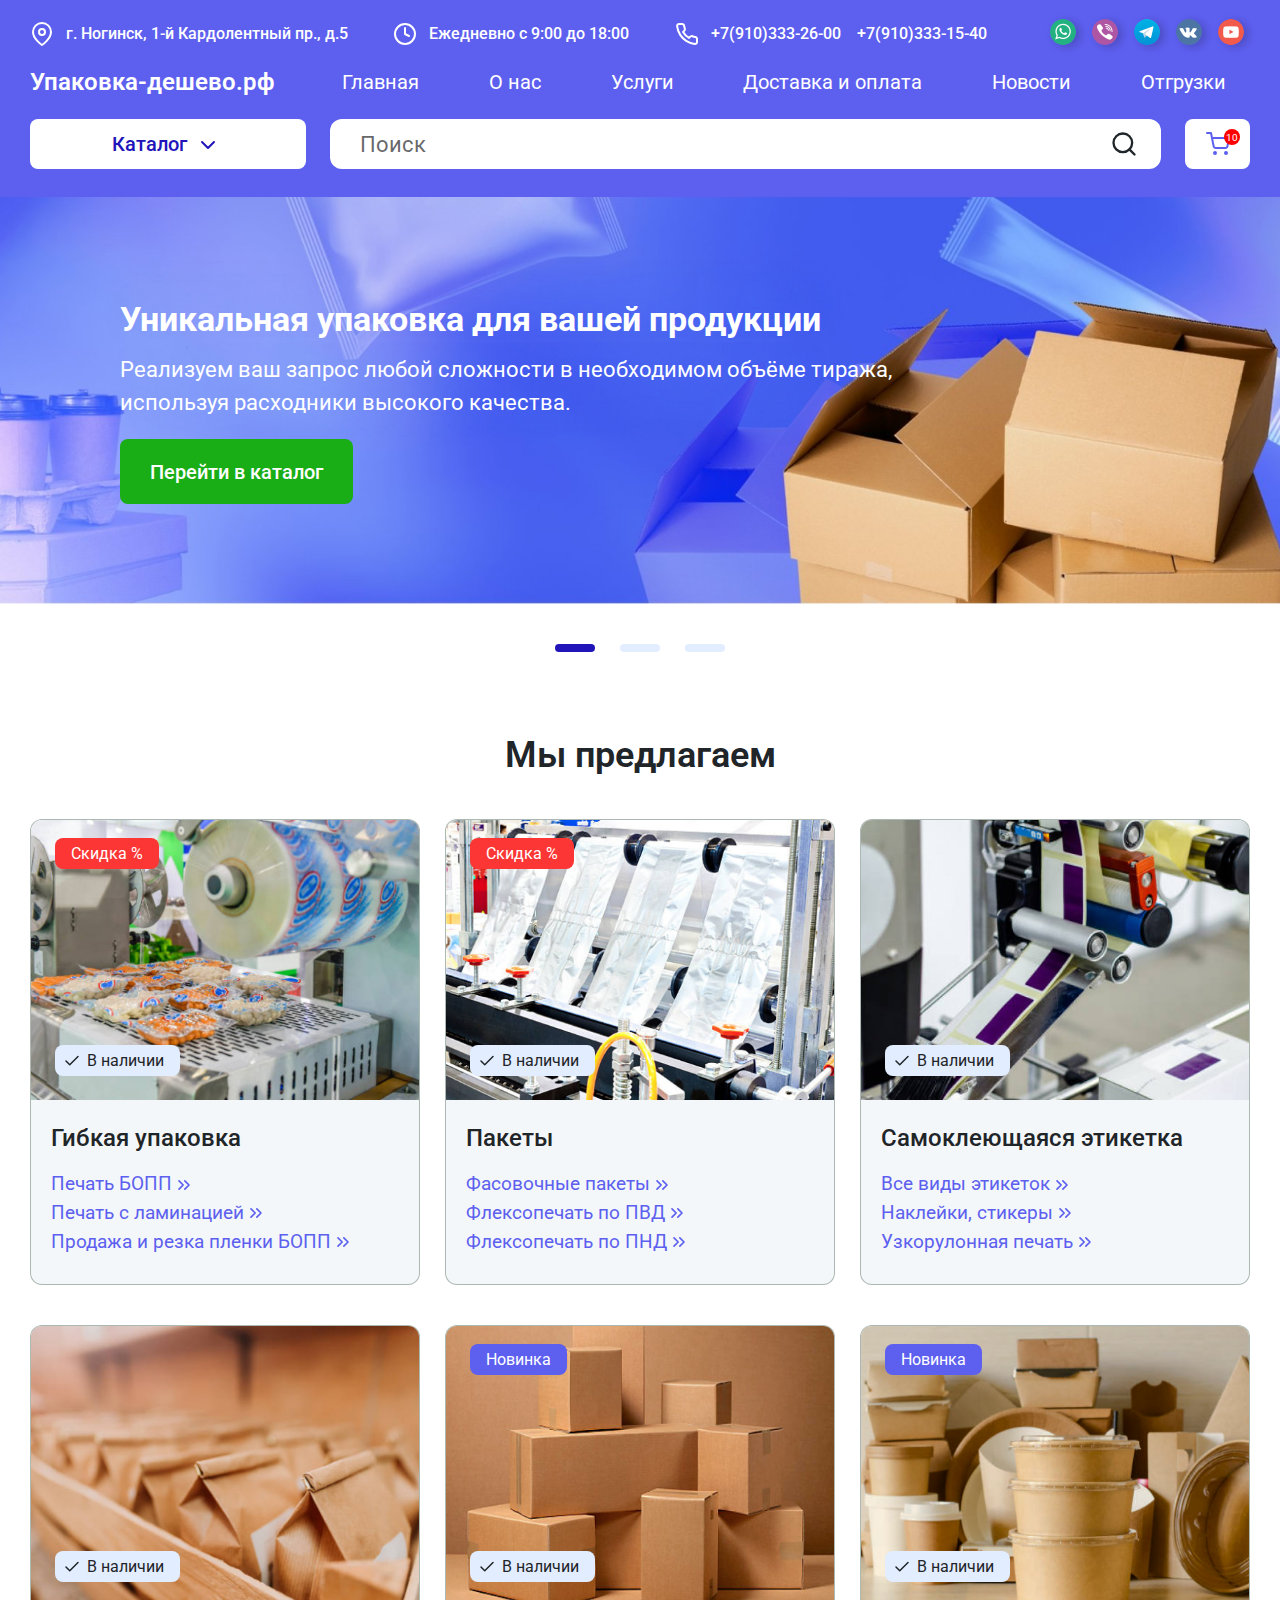
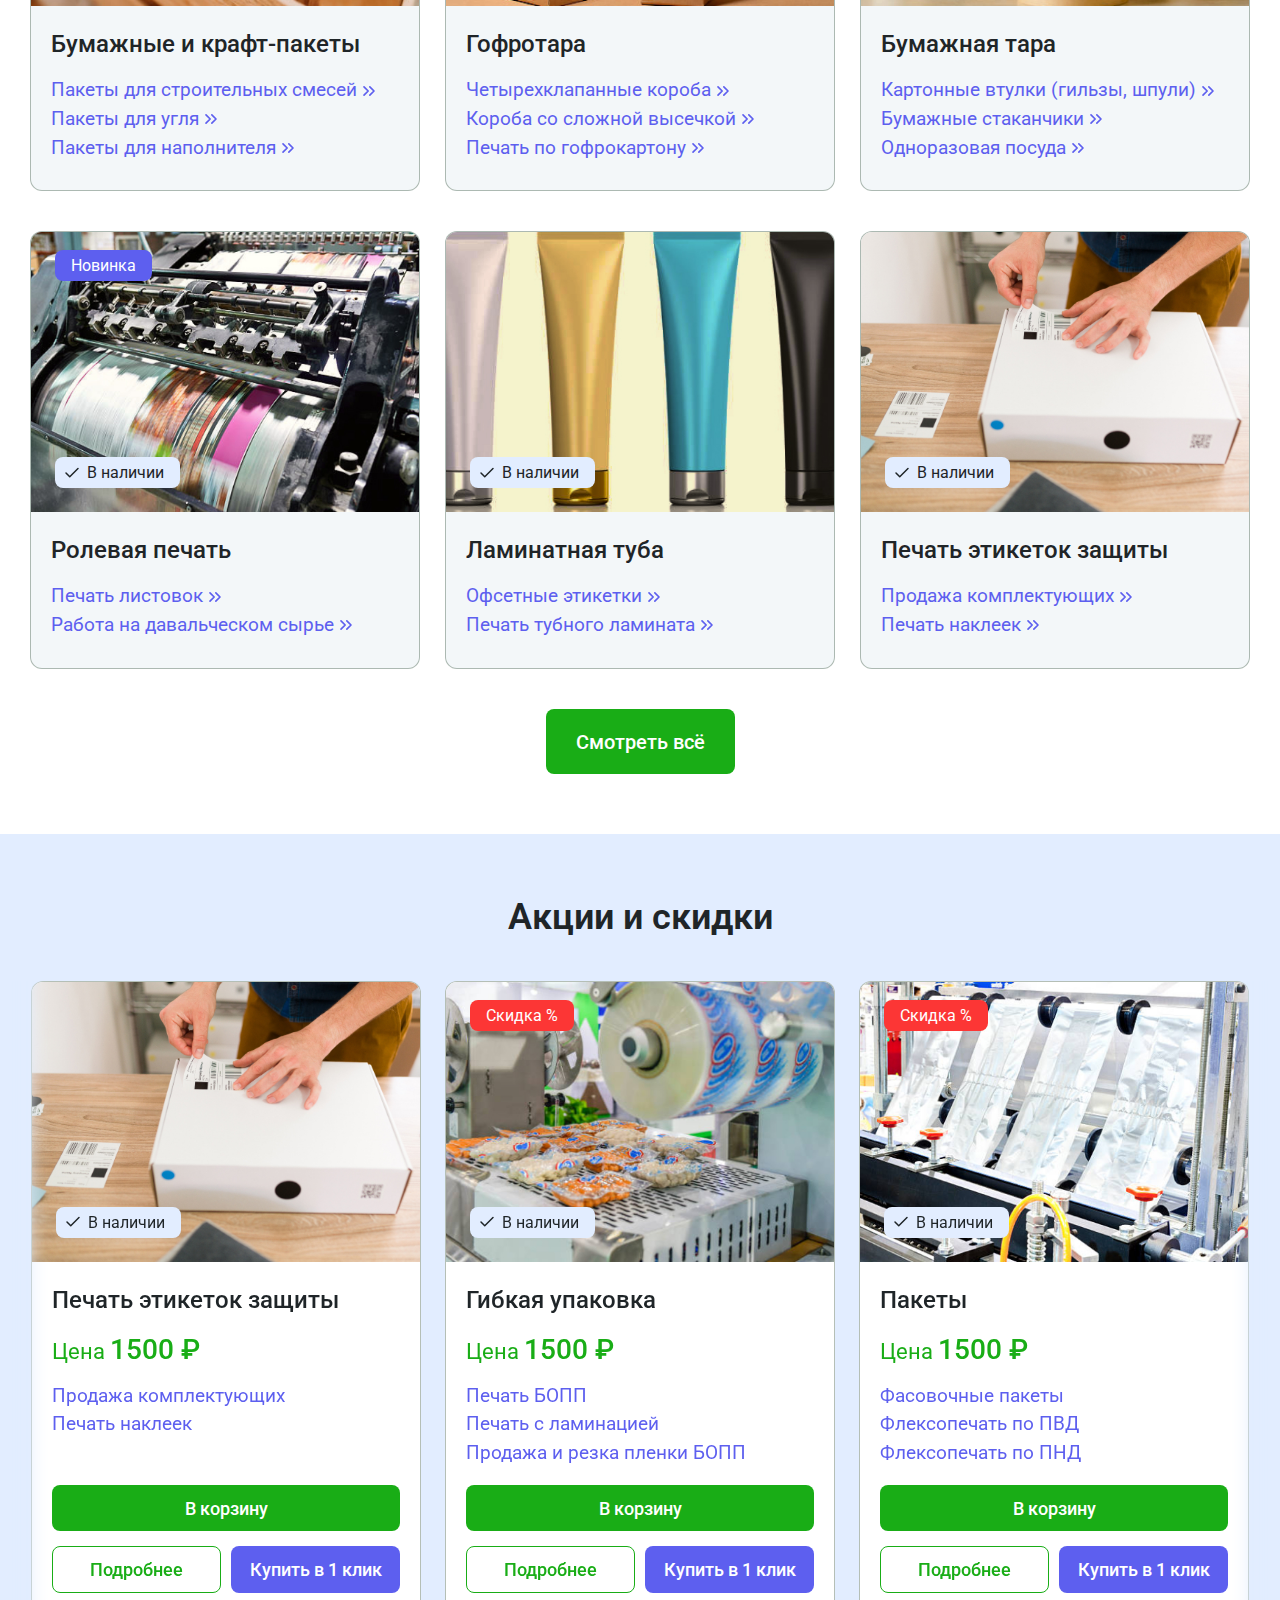
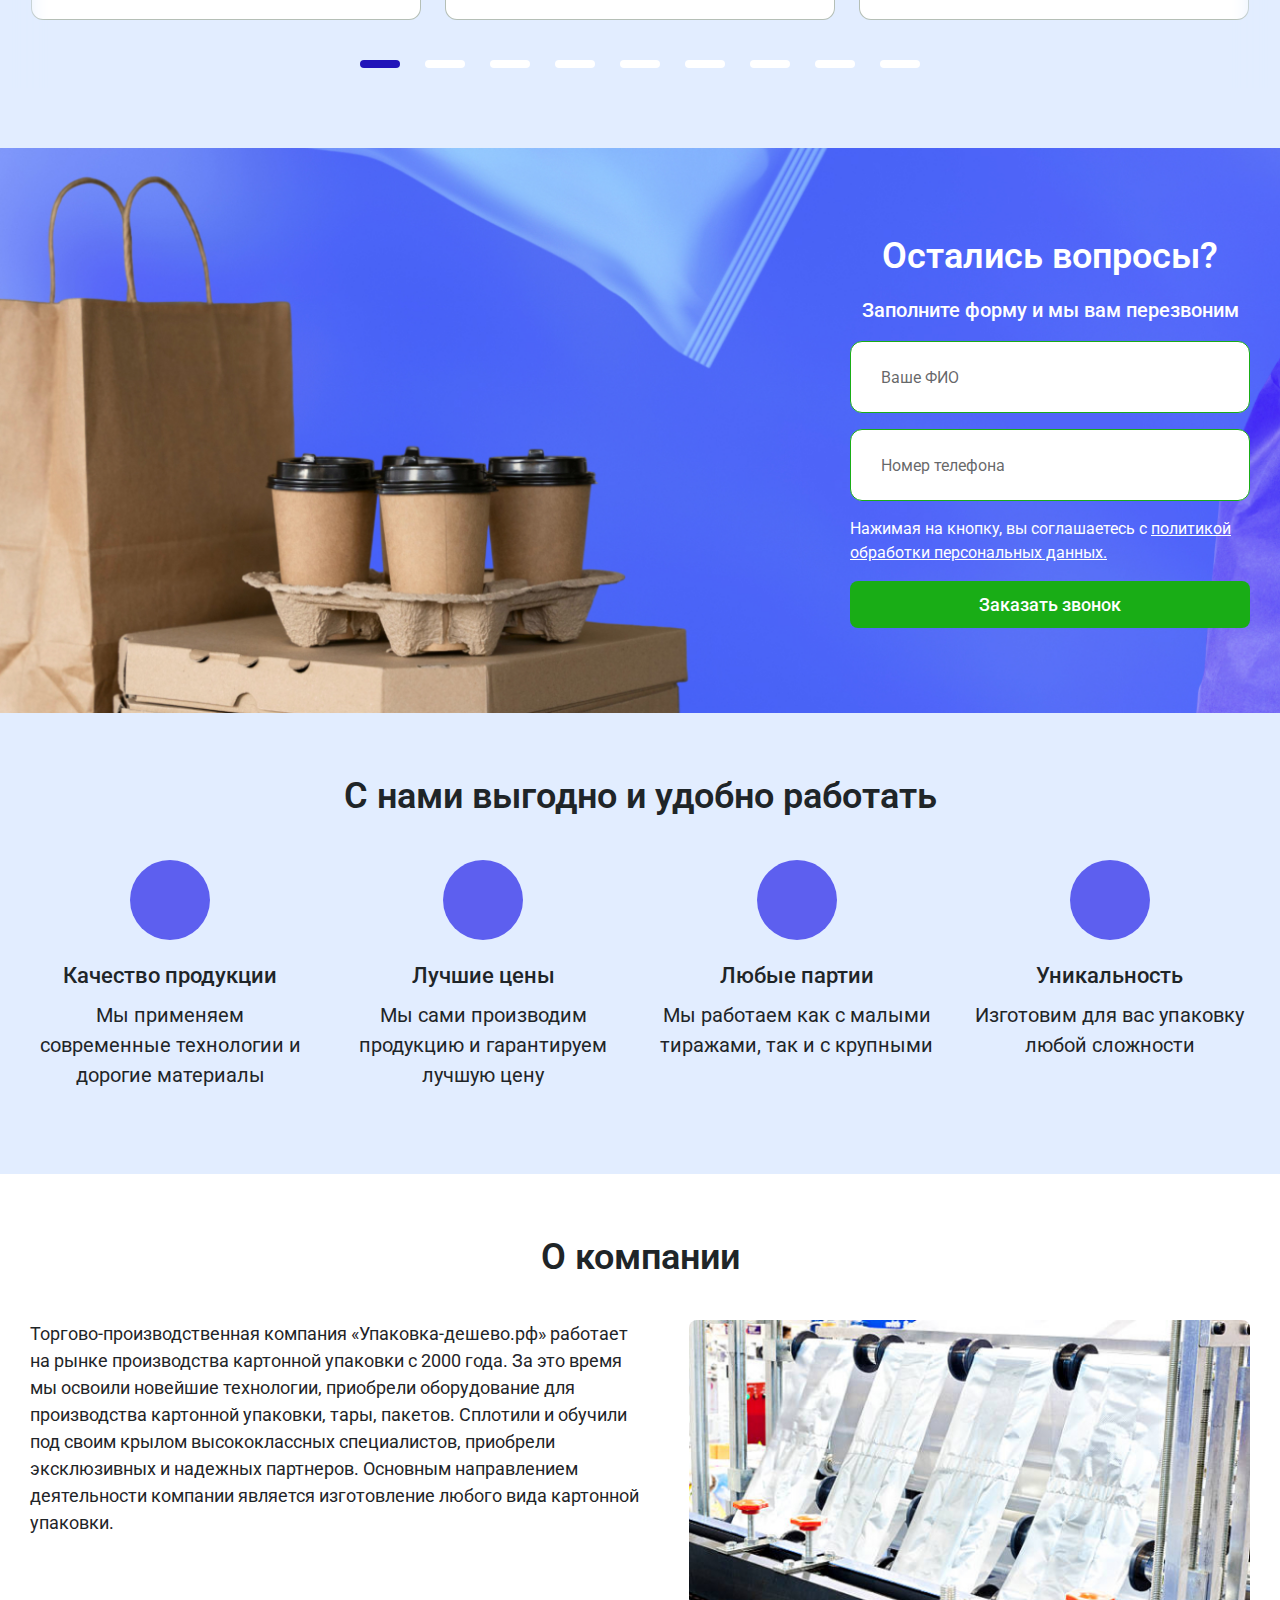
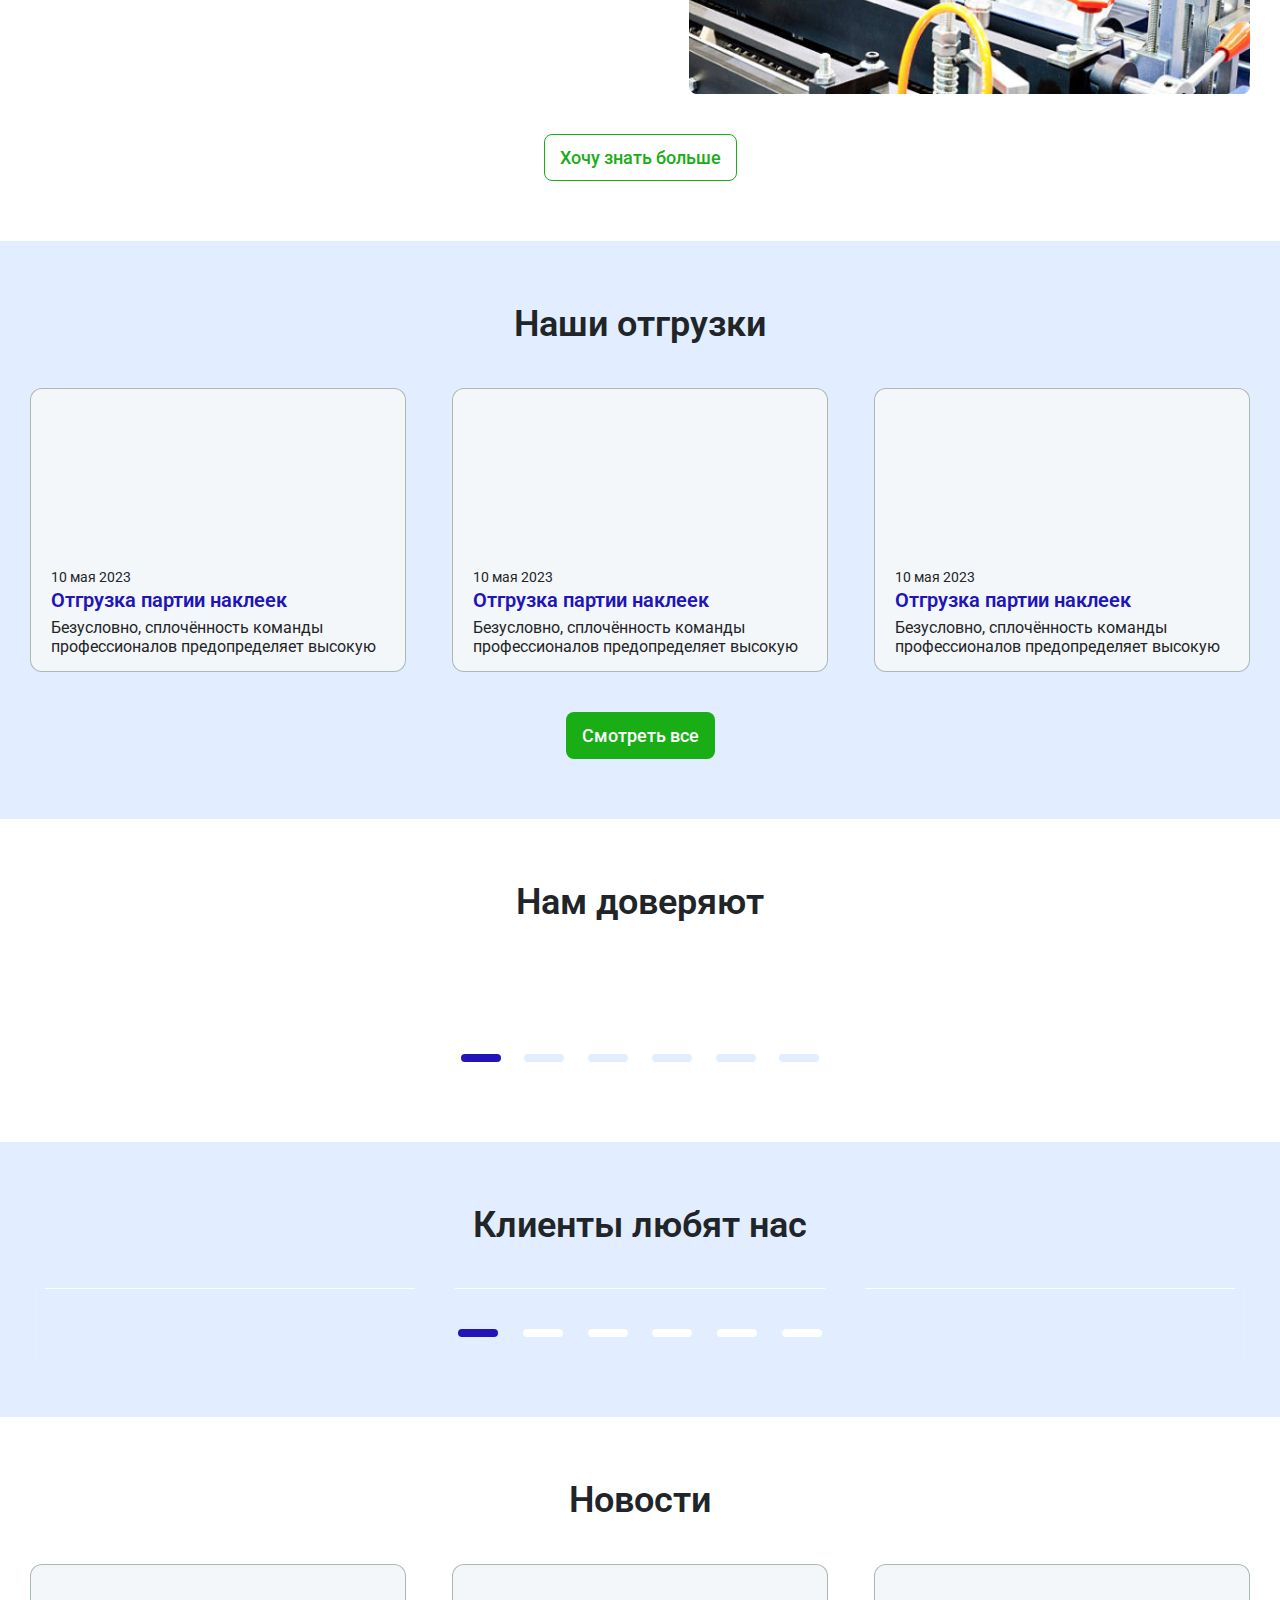
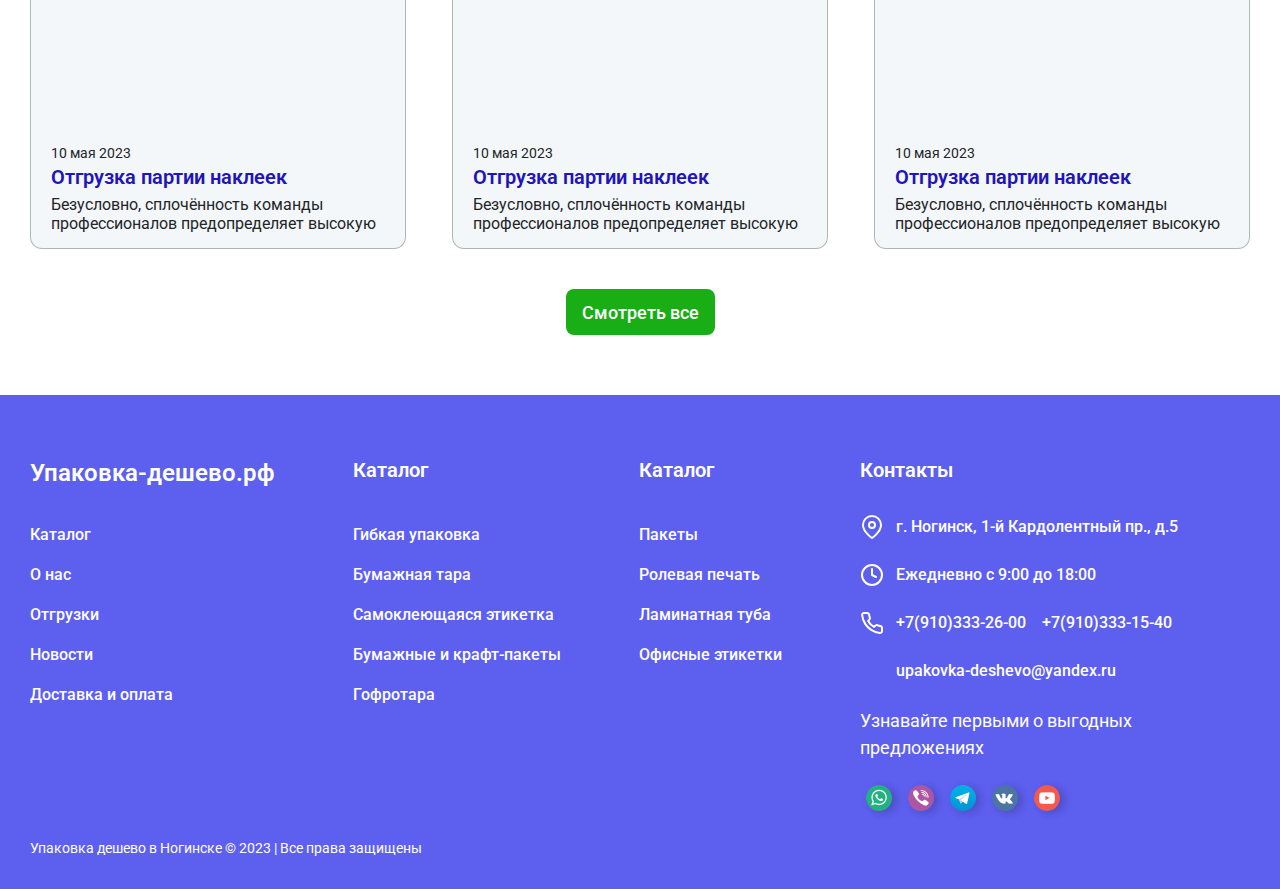
<file: index.html>
<!DOCTYPE html>
<html lang="ru">

<head>
    <meta charset="UTF-8">
    <meta http-equiv="X-UA-Compatible" content="IE=edge">
    <meta name="viewport" content="width=device-width, initial-scale=1.0">
    <title>doc</title>

    <link rel="preconnect" href="https://fonts.googleapis.com">
    <link rel="preconnect" href="https://fonts.gstatic.com" crossorigin>
    <link href="https://fonts.googleapis.com/css2?family=Roboto:wght@300;400;500;700&display=swap" rel="stylesheet">

    <link rel="stylesheet" href="./css/style.css?ver=56789">
</head>

<body>
    <header class="header">
        <div class="header-top">
            <button class="btn-menu"><span></span></button>
            <p class="connect">
                <img loading="lazy" src="img/location.svg" alt="img">
                г. Ногинск, 1-й Кардолентный пр., д.5
            </p>
            <p class="connect">
                <img loading="lazy" src="img/time.svg" alt="img">
                Ежедневно с 9:00 до 18:00
            </p>
            <p class="connect phone">
                <img loading="lazy" src="img/call.svg" alt="img">
                <a href="tel:+79103332600">+7(910)333-26-00</a>
                <a href="tel:+79103331540">+7(910)333-15-40</a>
            </p>
            <div class="social">
                <a href="#" target="_blank"><img loading="lazy" src="img/wa.png" alt="img"></a>
                <a href="#" target="_blank"><img loading="lazy" src="img/vb.png" alt="img"></a>
                <a href="#" target="_blank"><img loading="lazy" src="img/tg.png" alt="img"></a>
                <a href="#" target="_blank"><img loading="lazy" src="img/vk.png" alt="img"></a>
                <a href="#" target="_blank"><img loading="lazy" src="img/yt.png" alt="img"></a>
            </div>
        </div>
        <div class="header-middle">
            <a href="./index.html" class="logo">Упаковка-дешево.рф</a>
            <nav class="navbar">
                <a href="./index.html" class="active">Главная</a>
                <a href="./about.html">О нас</a>
                <a href="./services.html">Услуги</a>
                <a href="./delivery.html">Доставка и оплата</a>
                <a href="./news.html">Новости</a>
                <a href="./shipments.html">Отгрузки</a>
            </nav>
        </div>
        <div class="header-bottom">
            <button class="btn btn-catalogue" data-modal="modal-catalogue">Каталог <img loading="lazy"
                    src="img/arrow-down.svg" alt="">
            </button>
            <form class="search">
                <input type="search" class="search__inp" placeholder="Поиск">
                <button type="reset" class="search__reset">&#x2715;</button>
                <button type="submit"></button>
                <div class="search-content">
                    <a href="#">Картонная коробка 600х400х400 мм</a>
                    <a href="#">Картонная коробка 600х400х400 мм</a>
                    <a href="#">Картонная коробка 600х400х400 мм</a>
                    <a href="#">Картонная коробка 600х400х400 мм</a>
                    <a href="#">Картонная коробка 600х400х400 мм</a>
                    <a href="#">Картонная коробка 600х400х400 мм</a>
                    <a href="#"><b>Все результаты</b></a>
                </div>
            </form>
            <a href="./cart.html" class="btn btn-cart" data-cart="10"></a>
        </div>
    </header>

    <main class="hero">
        <div class="hero-item">
            <div class="container">
                <h1>Уникальная упаковка для вашей продукции</h1>
                <p>Реализуем ваш запрос любой сложности в необходимом объёме тиража, используя расходники высокого
                    качества.</p>
                <a href="./catalogue.html" class="btn">Перейти в каталог</a>
            </div>
            <picture>
                <source media="(max-width: 700px)" srcset="img/banner-mob.jpg">
                <img loading="lazy" src="img/banner.jpg" alt="img" class="hero__bg">
            </picture>
        </div>
        <div class="hero-item">
            <div class="container">
                <h2>Уникальная упаковка для вашей продукции</h2>
                <p>Реализуем ваш запрос любой сложности в необходимом объёме тиража, используя расходники высокого
                    качества.</p>
                <a href="./catalogue.html" class="btn">Перейти в каталог</a>
            </div>
            <img loading="lazy" src="img/banner-2.jpg" alt="img" class="hero__bg">
        </div>
        <div class="hero-item">
            <div class="container">
                <h2>Уникальная упаковка для вашей продукции</h2>
                <p>Реализуем ваш запрос любой сложности в необходимом объёме тиража, используя расходники высокого
                    качества.</p>
                <a href="./catalogue.html" class="btn">Перейти в каталог</a>
            </div>
            <img loading="lazy" src="img/banner-3.jpg" alt="img" class="hero__bg">
        </div>
    </main>

    <section>
        <div class="container">
            <h2>Мы предлагаем</h2>
            <div class="pdct-wrap pdct-mobSlider">
                <div class="pdct">
                    <div class="pdct-img">
                        <span class="discount">Скидка %</span>
                        <span class="in_stock">В наличии</span>
                        <img loading="lazy" src="img/product-1.jpg" alt="product">
                    </div>
                    <div class="pdct-title">
                        <p class="pdct__heading">Гибкая упаковка</p>
                        <a href="#" class="pdct__link">Печать БОПП</a>
                        <a href="#" class="pdct__link">Печать с ламинацией</a>
                        <a href="#" class="pdct__link">Продажа и резка пленки БОПП</a>
                    </div>
                </div>
                <div class="pdct">
                    <div class="pdct-img">
                        <span class="discount">Скидка %</span>
                        <span class="in_stock">В наличии</span>
                        <img loading="lazy" src="img/product-2.jpg" alt="product">
                    </div>
                    <div class="pdct-title">
                        <p class="pdct__heading">Пакеты</p>
                        <a href="#" class="pdct__link">Фасовочные пакеты</a>
                        <a href="#" class="pdct__link">Флексопечать по ПВД</a>
                        <a href="#" class="pdct__link">Флексопечать по ПНД</a>
                    </div>
                </div>
                <div class="pdct">
                    <div class="pdct-img">
                        <span class="in_stock">В наличии</span>
                        <img loading="lazy" src="img/product-3.jpg" alt="product">
                    </div>
                    <div class="pdct-title">
                        <p class="pdct__heading">Самоклеющаяся этикетка</p>
                        <a href="#" class="pdct__link">Все виды этикеток</a>
                        <a href="#" class="pdct__link">Наклейки, стикеры</a>
                        <a href="#" class="pdct__link">Узкорулонная печать</a>
                    </div>
                </div>
                <div class="pdct">
                    <div class="pdct-img">
                        <span class="in_stock">В наличии</span>
                        <img loading="lazy" src="img/product-4.jpg" alt="product">
                    </div>
                    <div class="pdct-title">
                        <p class="pdct__heading">Бумажные и крафт-пакеты</p>
                        <a href="#" class="pdct__link">Пакеты для строительных смесей</a>
                        <a href="#" class="pdct__link">Пакеты для угля</a>
                        <a href="#" class="pdct__link">Пакеты для наполнителя</a>
                    </div>
                </div>
                <div class="pdct">
                    <div class="pdct-img">
                        <span class="new">Новинка</span>
                        <span class="in_stock">В наличии</span>
                        <img loading="lazy" src="img/product-5.jpg" alt="product">
                    </div>
                    <div class="pdct-title">
                        <p class="pdct__heading">Гофротара</p>
                        <a href="#" class="pdct__link">Четырехклапанные короба</a>
                        <a href="#" class="pdct__link">Короба со сложной высечкой</a>
                        <a href="#" class="pdct__link">Печать по гофрокартону</a>
                    </div>
                </div>
                <div class="pdct">
                    <div class="pdct-img">
                        <span class="new">Новинка</span>
                        <span class="in_stock">В наличии</span>
                        <img loading="lazy" src="img/product-6.jpg" alt="product">
                    </div>
                    <div class="pdct-title">
                        <p class="pdct__heading">Бумажная тара</p>
                        <a href="#" class="pdct__link">Картонные втулки (гильзы, шпули)</a>
                        <a href="#" class="pdct__link">Бумажные стаканчики</a>
                        <a href="#" class="pdct__link">Одноразовая посуда</a>
                    </div>
                </div>
                <div class="pdct">
                    <div class="pdct-img">
                        <span class="new">Новинка</span>
                        <span class="in_stock">В наличии</span>
                        <img loading="lazy" src="img/product-7.jpg" alt="product">
                    </div>
                    <div class="pdct-title">
                        <p class="pdct__heading">Ролевая печать</p>
                        <a href="#" class="pdct__link">Печать листовок</a>
                        <a href="#" class="pdct__link">Работа на давальческом сырье</a>
                    </div>
                </div>
                <div class="pdct">
                    <div class="pdct-img">
                        <span class="in_stock">В наличии</span>
                        <img loading="lazy" src="img/product-8.jpg" alt="product">
                    </div>
                    <div class="pdct-title">
                        <p class="pdct__heading">Ламинатная туба</p>
                        <a href="#" class="pdct__link">Офсетные этикетки</a>
                        <a href="#" class="pdct__link">Печать тубного ламината</a>
                    </div>
                </div>
                <div class="pdct">
                    <div class="pdct-img">
                        <span class="in_stock">В наличии</span>
                        <img loading="lazy" src="img/product-9.jpg" alt="product">
                    </div>
                    <div class="pdct-title">
                        <p class="pdct__heading">Печать этикеток защиты</p>
                        <a href="#" class="pdct__link">Продажа комплектующих</a>
                        <a href="#" class="pdct__link">Печать наклеек</a>
                    </div>
                </div>
            </div>
            <button class="btn">Смотреть всё</button>
        </div>
    </section>

    <section class="bg">
        <h2>Акции и скидки</h2>
        <div class="pdct-slider shadow">
            <div class="pdct pdct_big">
                <div class="pdct-img">
                    <span class="in_stock">В наличии</span>
                    <span class="discount">Скидка %</span>
                    <img loading="lazy" src="img/product-1.jpg" alt="product">
                </div>
                <div class="pdct-title">
                    <p class="pdct__heading">Гибкая упаковка</p>
                    <p class="pdct__price">Цена <i>1500 ₽</i></p>
                    <a href="#" class="pdct__list">Печать БОПП</a>
                    <a href="#" class="pdct__list">Печать с ламинацией</a>
                    <a href="#" class="pdct__list">Продажа и резка пленки БОПП</a>
                </div>
                <div class="wrap">
                    <button class="sm btn">В корзину</button>
                    <a href="#" class="sm btn btn_outline">Подробнее</a>
                    <button class="sm btn btn_second">Купить в 1 клик</button>
                </div>
            </div>
            <div class="pdct pdct_big">
                <div class="pdct-img">
                    <span class="in_stock">В наличии</span>
                    <span class="discount">Скидка %</span>
                    <img loading="lazy" src="img/product-2.jpg" alt="product">
                </div>
                <div class="pdct-title">
                    <p class="pdct__heading">Пакеты</p>
                    <p class="pdct__price">Цена <i>1500 ₽</i></p>
                    <a href="#" class="pdct__list">Фасовочные пакеты</a>
                    <a href="#" class="pdct__list">Флексопечать по ПВД</a>
                    <a href="#" class="pdct__list">Флексопечать по ПНД</a>
                </div>
                <div class="wrap">
                    <button class="sm btn">В корзину</button>
                    <a href="#" class="sm btn btn_outline">Подробнее</a>
                    <button class="sm btn btn_second">Купить в 1 клик</button>
                </div>
            </div>
            <div class="pdct pdct_big">
                <div class="pdct-img">
                    <span class="in_stock">В наличии</span>
                    <img loading="lazy" src="img/product-3.jpg" alt="product">
                </div>
                <div class="pdct-title">
                    <p class="pdct__heading">Самоклеющаяся этикетка</p>
                    <p class="pdct__price">Цена <i>1500 ₽</i></p>
                    <a href="#" class="pdct__list">Все виды этикеток</a>
                    <a href="#" class="pdct__list">Наклейки, стикеры</a>
                    <a href="#" class="pdct__list">Узкорулонная печать</a>
                </div>
                <div class="wrap">
                    <button class="sm btn">В корзину</button>
                    <a href="#" class="sm btn btn_outline">Подробнее</a>
                    <button class="sm btn btn_second">Купить в 1 клик</button>
                </div>
            </div>
            <div class="pdct pdct_big">
                <div class="pdct-img">
                    <span class="in_stock">В наличии</span>
                    <img loading="lazy" src="img/product-4.jpg" alt="product">
                </div>
                <div class="pdct-title">
                    <p class="pdct__heading">Бумажные и крафт-пакеты</p>
                    <p class="pdct__price">Цена <i>1500 ₽</i></p>
                    <a href="#" class="pdct__list">Пакеты для строительных смесей</a>
                    <a href="#" class="pdct__list">Пакеты для угля</a>
                    <a href="#" class="pdct__list">Пакеты для наполнителя</a>
                </div>
                <div class="wrap">
                    <button class="sm btn">В корзину</button>
                    <a href="#" class="sm btn btn_outline">Подробнее</a>
                    <button class="sm btn btn_second">Купить в 1 клик</button>
                </div>
            </div>
            <div class="pdct pdct_big">
                <div class="pdct-img">
                    <span class="in_stock">В наличии</span>
                    <span class="new">Новинка</span>
                    <img loading="lazy" src="img/product-5.jpg" alt="product">
                </div>
                <div class="pdct-title">
                    <p class="pdct__heading">Гофротара</p>
                    <p class="pdct__price">Цена <i>1500 ₽</i></p>
                    <a href="#" class="pdct__list">Четырехклапанные короба</a>
                    <a href="#" class="pdct__list">Короба со сложной высечкой</a>
                    <a href="#" class="pdct__list">Печать по гофрокартону</a>
                </div>
                <div class="wrap">
                    <button class="sm btn">В корзину</button>
                    <a href="#" class="sm btn btn_outline">Подробнее</a>
                    <button class="sm btn btn_second">Купить в 1 клик</button>
                </div>
            </div>
            <div class="pdct pdct_big">
                <div class="pdct-img">
                    <span class="in_stock">В наличии</span>
                    <span class="new">Новинка</span>
                    <img loading="lazy" src="img/product-6.jpg" alt="product">
                </div>
                <div class="pdct-title">
                    <p class="pdct__heading">Бумажная тара</p>
                    <p class="pdct__price">Цена <i>1500 ₽</i></p>
                    <a href="#" class="pdct__list">Картонные втулки (гильзы, шпули)</a>
                    <a href="#" class="pdct__list">Бумажные стаканчики</a>
                    <a href="#" class="pdct__list">Одноразовая посуда</a>
                </div>
                <div class="wrap">
                    <button class="sm btn">В корзину</button>
                    <a href="#" class="sm btn btn_outline">Подробнее</a>
                    <button class="sm btn btn_second">Купить в 1 клик</button>
                </div>
            </div>
            <div class="pdct pdct_big">
                <div class="pdct-img">
                    <span class="in_stock">В наличии</span>
                    <span class="new">Новинка</span>
                    <img loading="lazy" src="img/product-7.jpg" alt="product">
                </div>
                <div class="pdct-title">
                    <p class="pdct__heading">Ролевая печать</p>
                    <p class="pdct__price">Цена <i>1500 ₽</i></p>
                    <a href="#" class="pdct__list">Печать листовок</a>
                    <a href="#" class="pdct__list">Работа на давальческом сырье</a>
                </div>
                <div class="wrap">
                    <button class="sm btn">В корзину</button>
                    <a href="#" class="sm btn btn_outline">Подробнее</a>
                    <button class="sm btn btn_second">Купить в 1 клик</button>
                </div>
            </div>
            <div class="pdct pdct_big">
                <div class="pdct-img">
                    <span class="in_stock">В наличии</span>
                    <img loading="lazy" src="img/product-8.jpg" alt="product">
                </div>
                <div class="pdct-title">
                    <p class="pdct__heading">Ламинатная туба</p>
                    <p class="pdct__price">Цена <i>1500 ₽</i></p>
                    <a href="#" class="pdct__list">Офсетные этикетки</a>
                    <a href="#" class="pdct__list">Печать тубного ламината</a>
                </div>
                <div class="wrap">
                    <button class="sm btn">В корзину</button>
                    <a href="#" class="sm btn btn_outline">Подробнее</a>
                    <button class="sm btn btn_second">Купить в 1 клик</button>
                </div>
            </div>
            <div class="pdct pdct_big">
                <div class="pdct-img">
                    <span class="in_stock">В наличии</span>
                    <img loading="lazy" src="img/product-9.jpg" alt="product">
                </div>
                <div class="pdct-title">
                    <p class="pdct__heading">Печать этикеток защиты</p>
                    <p class="pdct__price">Цена <i>1500 ₽</i></p>
                    <a href="#" class="pdct__list">Продажа комплектующих</a>
                    <a href="#" class="pdct__list">Печать наклеек</a>
                </div>
                <div class="wrap">
                    <button class="sm btn">В корзину</button>
                    <a href="#" class="sm btn btn_outline">Подробнее</a>
                    <button class="sm btn btn_second">Купить в 1 клик</button>
                </div>
            </div>
        </div>
    </section>

    <section class="contact_us">
        <div class="container">
            <div class="col">
                <h2>Остались вопросы?</h2>
                <p>Заполните форму и мы вам перезвоним</p>
                <form>
                    <input type="text" placeholder="Ваше ФИО" required>
                    <input type="tel" placeholder="Номер телефона" required>
                    <p class="descr">Нажимая на кнопку, вы соглашаетесь с <a href="#">политикой обработки персональных
                            данных.</a></p>
                    <button class="btn sm" type="submit">Заказать звонок</button>
                </form>
            </div>
        </div>
    </section>

    <section class="features bg">
        <div class="container">
            <h2>С нами выгодно и удобно работать</h2>
            <div class="wrap">
                <div class="features-item">
                    <div class="features-img">
                        <img loading="lazy" src="img/like.svg" alt="like">
                    </div>
                    <p class="features__heading">Качество продукции</p>
                    <p class="features__text">
                        Мы применяем современные технологии
                        и дорогие материалы
                    </p>
                </div>
                <div class="features-item">
                    <div class="features-img">
                        <img loading="lazy" src="img/lightning.svg" alt="img">
                    </div>
                    <p class="features__heading">Лучшие цены</p>
                    <p class="features__text">
                        Мы сами производим продукцию и гарантируем лучшую цену
                    </p>
                </div>
                <div class="features-item">
                    <div class="features-img">
                        <img loading="lazy" src="img/smile.svg" alt="img">
                    </div>
                    <p class="features__heading">Любые партии</p>
                    <p class="features__text">
                        Мы работаем как с малыми тиражами, так и с крупными
                    </p>
                </div>
                <div class="features-item">
                    <div class="features-img">
                        <img loading="lazy" src="img/star.svg" alt="img">
                    </div>
                    <p class="features__heading">Уникальность</p>
                    <p class="features__text">
                        Изготовим для вас упаковку любой сложности
                    </p>
                </div>
            </div>
        </div>
    </section>

    <section class="about">
        <div class="container">
            <h2>О компании</h2>
            <div class="about-title">
                <img loading="lazy" class="about__img" src="img/product-2.jpg" alt="product">
                <p>
                    Торгово-производственная компания «Упаковка-дешево.рф» работает
                    на рынке производства картонной упаковки с 2000 года. За это время мы освоили новейшие
                    технологии, приобрели оборудование для производства картонной упаковки, тары, пакетов. Сплотили
                    и обучили под своим крылом высококлассных специалистов, приобрели эксклюзивных и надежных
                    партнеров. Основным направлением деятельности компании является изготовление любого вида
                    картонной упаковки.
                </p>
            </div>
            <a href="#" class="btn btn_outline sm">Хочу знать больше</a>
        </div>
    </section>

    <section class="bg">
        <div class="container">
            <h2>Наши отгрузки</h2>
            <div class="news-wrap">
                <div class="news">
                    <div class="news-img">
                        <img loading="lazy" src="img/news-1.jpg" alt="news">
                    </div>
                    <div class="news-title">
                        <p class="news__time">
                            10 мая 2023
                        </p>
                        <p class="news__heading">
                            Отгрузка партии наклеек
                        </p>
                        <p class="news__text">
                            Безусловно, сплочённость команды профессионалов предопределяет высокую
                        </p>
                        <a href="./article.html" class="news__link">Смотреть</a>
                    </div>
                </div>
                <div class="news">
                    <div class="news-img">
                        <img loading="lazy" src="img/news-2.jpg" alt="news">
                    </div>
                    <div class="news-title">
                        <p class="news__time">
                            10 мая 2023
                        </p>
                        <p class="news__heading">
                            Отгрузка партии наклеек
                        </p>
                        <p class="news__text">
                            Безусловно, сплочённость команды профессионалов предопределяет высокую
                        </p>
                        <a href="./article.html" class="news__link">Смотреть</a>
                    </div>
                </div>
                <div class="news">
                    <div class="news-img">
                        <img loading="lazy" src="img/news-3.jpg" alt="news">
                    </div>
                    <div class="news-title">
                        <p class="news__time">
                            10 мая 2023
                        </p>
                        <p class="news__heading">
                            Отгрузка партии наклеек
                        </p>
                        <p class="news__text">
                            Безусловно, сплочённость команды профессионалов предопределяет высокую
                        </p>
                        <a href="./article.html" class="news__link">Смотреть</a>
                    </div>
                </div>
            </div>
            <a href="./shipments.html" class="btn sm">Смотреть все</a>
        </div>
    </section>

    <section class="clients">
        <div class="container">
            <h2>Нам доверяют</h2>
            <div class="clients-slider shadow">
                <div class="clients-slide"><img loading="lazy" src="img/slide-1.jpg" alt="img"></div>
                <div class="clients-slide"><img loading="lazy" src="img/slide-2.jpg" alt="img"></div>
                <div class="clients-slide"><img loading="lazy" src="img/slide-3.jpg" alt="img"></div>
                <div class="clients-slide"><img loading="lazy" src="img/slide-4.jpg" alt="img"></div>
                <div class="clients-slide"><img loading="lazy" src="img/slide-5.jpg" alt="img"></div>
                <div class="clients-slide"><img loading="lazy" src="img/slide-6.jpg" alt="img"></div>
                <div class="clients-slide"><img loading="lazy" src="img/slide-1.jpg" alt="img"></div>
                <div class="clients-slide"><img loading="lazy" src="img/slide-2.jpg" alt="img"></div>
                <div class="clients-slide"><img loading="lazy" src="img/slide-3.jpg" alt="img"></div>
                <div class="clients-slide"><img loading="lazy" src="img/slide-4.jpg" alt="img"></div>
                <div class="clients-slide"><img loading="lazy" src="img/slide-5.jpg" alt="img"></div>
                <div class="clients-slide"><img loading="lazy" src="img/slide-6.jpg" alt="img"></div>
            </div>
        </div>
    </section>

    <section class="certificates bg">
        <div class="container">
            <h2>Клиенты любят нас</h2>
        </div>
        <div class="certificates-slider shadow">
            <div class="certificates-slide"><img loading="lazy" src="img/certificates-1.jpg" alt="img"></div>
            <div class="certificates-slide"><img loading="lazy" src="img/certificates-2.jpg" alt="img"></div>
            <div class="certificates-slide"><img loading="lazy" src="img/certificates-3.jpg" alt="img"></div>
            <div class="certificates-slide"><img loading="lazy" src="img/certificates-1.jpg" alt="img"></div>
            <div class="certificates-slide"><img loading="lazy" src="img/certificates-2.jpg" alt="img"></div>
            <div class="certificates-slide"><img loading="lazy" src="img/certificates-3.jpg" alt="img"></div>
        </div>
    </section>

    <section>
        <div class="container">
            <h2>Новости</h2>
            <div class="news-wrap">
                <div class="news">
                    <div class="news-img">
                        <img loading="lazy" src="img/news-1.jpg" alt="news">
                    </div>
                    <div class="news-title">
                        <p class="news__time">
                            10 мая 2023
                        </p>
                        <p class="news__heading">
                            Отгрузка партии наклеек
                        </p>
                        <p class="news__text">
                            Безусловно, сплочённость команды профессионалов предопределяет высокую
                        </p>
                        <a href="./article.html" class="news__link">Смотреть</a>
                    </div>
                </div>
                <div class="news">
                    <div class="news-img">
                        <img loading="lazy" src="img/news-2.jpg" alt="news">
                    </div>
                    <div class="news-title">
                        <p class="news__time">
                            10 мая 2023
                        </p>
                        <p class="news__heading">
                            Отгрузка партии наклеек
                        </p>
                        <p class="news__text">
                            Безусловно, сплочённость команды профессионалов предопределяет высокую
                        </p>
                        <a href="./article.html" class="news__link">Смотреть</a>
                    </div>
                </div>
                <div class="news">
                    <div class="news-img">
                        <img loading="lazy" src="img/news-3.jpg" alt="news">
                    </div>
                    <div class="news-title">
                        <p class="news__time">
                            10 мая 2023
                        </p>
                        <p class="news__heading">
                            Отгрузка партии наклеек
                        </p>
                        <p class="news__text">
                            Безусловно, сплочённость команды профессионалов предопределяет высокую
                        </p>
                        <a href="./article.html" class="news__link">Смотреть</a>
                    </div>
                </div>
            </div>
            <a href="#" class="btn sm">Смотреть все</a>
        </div>
    </section>

    <footer class="footer">
        <div class="container wrap">
            <nav class="col">
                <a href="#" class="logo">Упаковка-дешево.рф</a>
                <a href="#">Каталог</a>
                <a href="#">О нас</a>
                <a href="#">Отгрузки</a>
                <a href="#">Новости</a>
                <a href="#">Доставка и оплата</a>
            </nav>
            <nav class="col">
                <p class="footer__heading">Каталог</p>
                <a href="#">Гибкая упаковка</a>
                <a href="#">Бумажная тара</a>
                <a href="#">Самоклеющаяся этикетка</a>
                <a href="#">Бумажные и крафт-пакеты</a>
                <a href="#">Гофротара</a>
            </nav>
            <nav class="col">
                <p class="footer__heading">Каталог</p>
                <a href="#">Пакеты</a>
                <a href="#">Ролевая печать</a>
                <a href="#">Ламинатная туба</a>
                <a href="#">Офисные этикетки</a>
            </nav>
            <div class="col">
                <p class="footer__heading">Контакты</p>
                <p class="connect">
                    <img loading="lazy" src="img/location.svg" alt="img">
                    г. Ногинск, 1-й Кардолентный пр., д.5
                </p>
                <p class="connect">
                    <img loading="lazy" src="img/time.svg" alt="img">
                    Ежедневно с 9:00 до 18:00
                </p>
                <p class="connect">
                    <img loading="lazy" src="img/call.svg" alt="img">
                    <a href="tel:+79103332600">+7(910)333-26-00</a>
                    <a href="tel:+79103331540">+7(910)333-15-40</a>
                </p>
                <p class="connect">
                    <img loading="lazy" src="img/email.svg" alt="img">
                    <a href="mailto:upakovka-deshevo@yandex.ru">upakovka-deshevo@yandex.ru</a>
                </p>
                <p class="footer__info">Узнавайте первыми о выгодных предложениях</p>
                <div class="social">
                    <a href="#" target="_blank"><img loading="lazy" src="img/wa.png" alt="img"></a>
                    <a href="#" target="_blank"><img loading="lazy" src="img/vb.png" alt="img"></a>
                    <a href="#" target="_blank"><img loading="lazy" src="img/tg.png" alt="img"></a>
                    <a href="#" target="_blank"><img loading="lazy" src="img/vk.png" alt="img"></a>
                    <a href="#" target="_blank"><img loading="lazy" src="img/yt.png" alt="img"></a>
                </div>
            </div>
        </div>
        <p class="container footer-bottom">
            Упаковка дешево в Ногинске © 2023 | Все права защищены
        </p>
    </footer>

    <div class="modal modal-catalogue" id="modal-catalogue">
        <div class="modal-content">
            <button class="modal-close">&#x2715;</button>
            <h2>Каталог</h2>
            <div class="wrap">
                <div class="item">
                    <p class="item__heading">Гибкая упаковка</p>
                    <ul>
                        <li><a href="#">Печать БОПП, СПП, ПВД, ПНД</a></li>
                        <li><a href="#">Печать с ламинацией</a></li>
                        <li><a href="#">Продажа и резка пленки БОПП, СПП</a></li>
                        <li><a href="#">Полистирол и полимерные материалы </a></li>
                        <li><a href="#">Межслойная печать</a></li>
                        <li><a href="#">Широкорулонная флексопечать</a></li>
                    </ul>
                </div>
                <div class="item">
                    <p class="item__heading"> Гофротара</p>
                    <ul>
                        <li><a href="#">Четырехклапанные короба</a></li>
                        <li><a href="#">Короба со сложной высечкой </a></li>
                        <li><a href="#">Печать по гофрокартону</a></li>
                        <li><a href="#">Четырехклапанные короба</a></li>
                        <li><a href="#">Короба со сложной высечкой </a></li>
                        <li><a href="#">Печать по гофрокартону</a></li>
                    </ul>
                </div>
                <div class="item">
                    <p class="item__heading">Бумажные и крафт-пакеты</p>
                    <ul>
                        <li><a href="#">Пакеты для строительных смесей</a></li>
                        <li><a href="#">Пакеты для угля</a></li>
                        <li><a href="#">Пакеты для наполнителя</a></li>
                        <li><a href="#">Пакеты для строительных смесей</a></li>
                        <li><a href="#">Пакеты для угля</a></li>
                        <li><a href="#">Пакеты для наполнителя</a></li>
                    </ul>
                </div>
                <div class="item">
                    <p class="item__heading">Ламинатная туба</p>
                    <ul>
                        <li><a href="#">Печать тубного ламината</a></li>
                        <li><a href="#">Продажа комплектующих</a></li>
                        <li><a href="#">Тубирование</a></li>
                        <li><a href="#">Печать тубного ламината</a></li>
                        <li><a href="#">Продажа комплектующих</a></li>
                        <li><a href="#">Тубирование</a></li>
                    </ul>
                </div>
                <div class="item">
                    <p class="item__heading">Пакеты</p>
                    <ul>
                        <li><a href="#">Фасовочные пакеты</a></li>
                        <li><a href="#">Флексопечать по ПНД, ПВД, БОПП</a></li>
                        <li><a href="#">Упаковка для продуктов</a></li>
                        <li><a href="#">Фасовочные пакеты</a></li>
                        <li><a href="#">Флексопечать по ПНД, ПВД, БОПП</a></li>
                        <li><a href="#">Упаковка для продуктов</a></li>
                    </ul>
                </div>
                <div class="item">
                    <p class="item__heading"> Офсетные этикетки</p>
                    <ul>
                        <li><a href="#">Печать этикеток защиты</a></li>
                        <li><a href="#">Печать наклеек</a></li>
                        <li><a href="#">Визитки</a></li>
                        <li><a href="#">Печать этикеток защиты</a></li>
                        <li><a href="#">Печать наклеек</a></li>
                        <li><a href="#">Визитки</a></li>
                    </ul>
                </div>
                <div class="item">
                    <p class="item__heading">Бумажная тара</p>
                    <ul>
                        <li><a href="#">Картонные втулки (гильзы, шпули)</a></li>
                        <li><a href="#">Бумажные стаканчики </a></li>
                        <li><a href="#">Одноразовая посуда</a></li>
                    </ul>
                </div>
                <div class="item">
                    <p class="item__heading">Самоклеющаяся этикетка</p>
                    <ul>
                        <li><a href="#">Все виды этикеток</a></li>
                        <li><a href="#">Наклейки, стикеры</a></li>
                        <li><a href="#">Узкорулонная печать</a></li>
                    </ul>
                </div>
                <div class="item">
                    <p class="item__heading">Ролевая печать</p>
                    <ul>
                        <li><a href="#">Печать листовок</a></li>
                        <li><a href="#">Работа на давальческом сырье</a></li>
                    </ul>
                </div>
            </div>
            <a href="#" class="btn">Посмотреть все категории</a>
        </div>
    </div>

    <script src="./js/jquery-3.4.1.min.js"></script>
    <script src="./js/slick.min.js"></script>
    <script src="./js/scripts.js?ver=56789"></script>
</body>

</html>
</file>
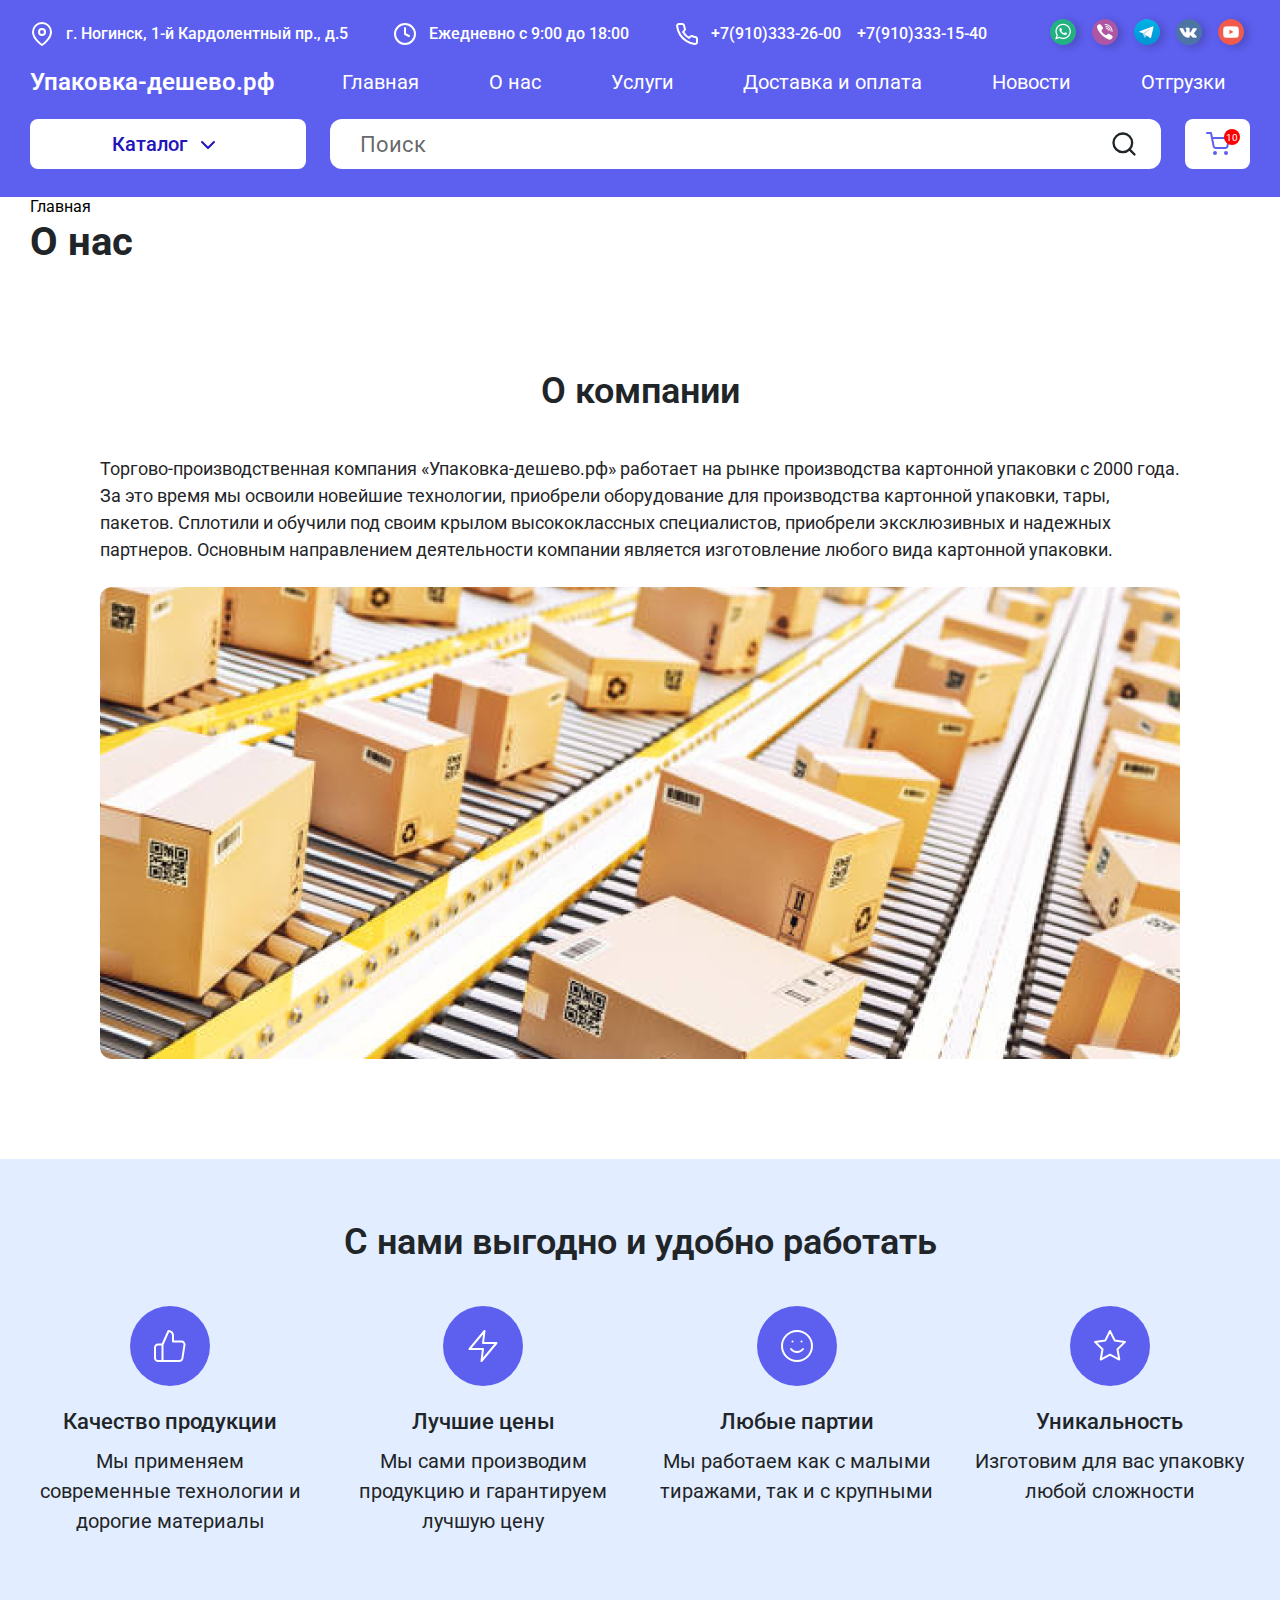
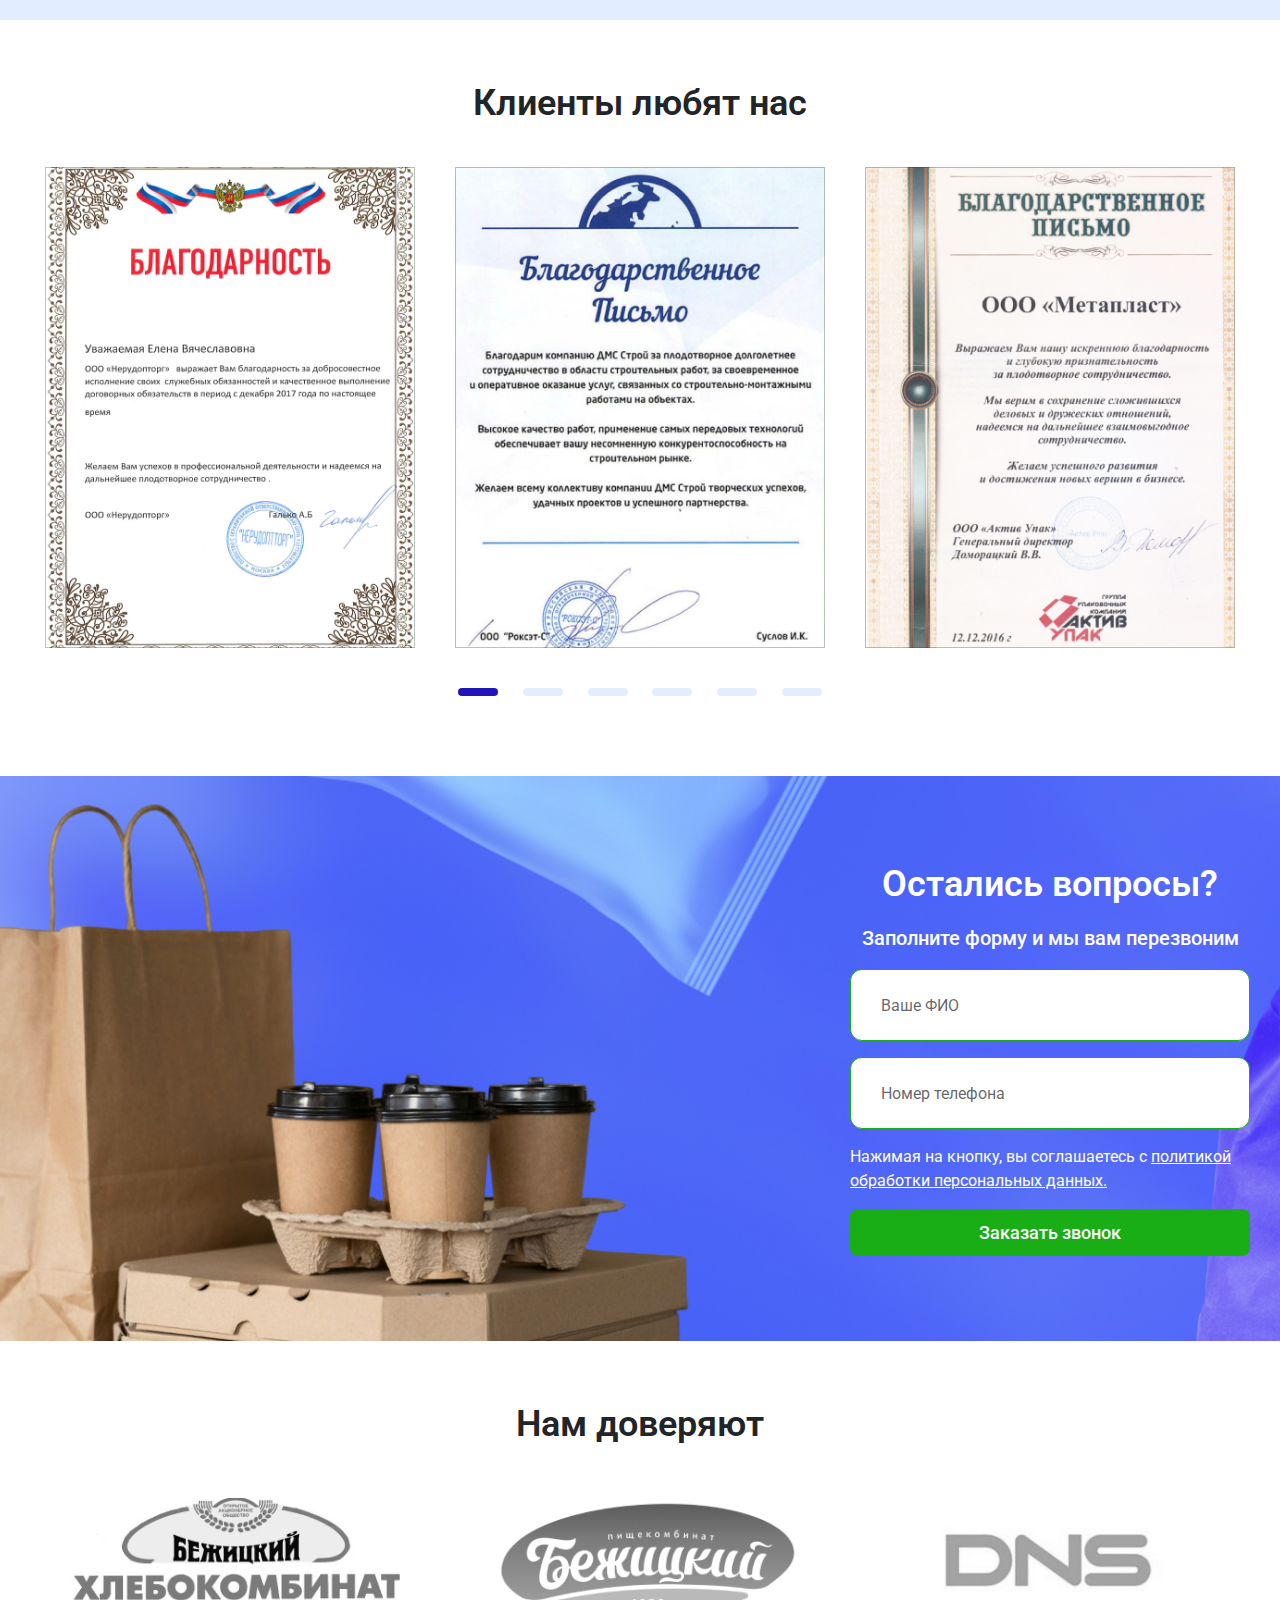
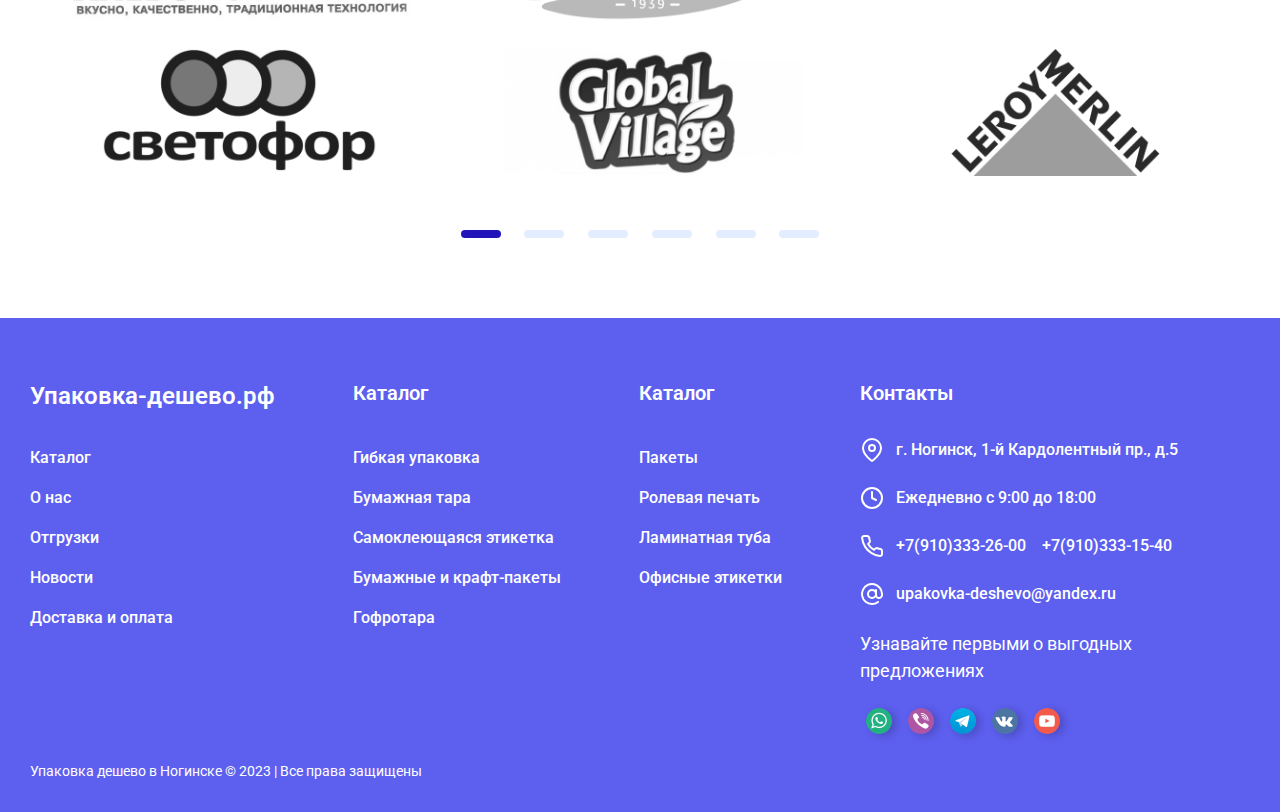
<file: about.html>
<!DOCTYPE html>
<html lang="ru">

<head>
    <meta charset="UTF-8">
    <meta http-equiv="X-UA-Compatible" content="IE=edge">
    <meta name="viewport" content="width=device-width, initial-scale=1.0">
    <title>doc</title>

    <link rel="preconnect" href="https://fonts.googleapis.com">
    <link rel="preconnect" href="https://fonts.gstatic.com" crossorigin>
    <link href="https://fonts.googleapis.com/css2?family=Roboto:wght@300;400;500;700&display=swap" rel="stylesheet">

    <link rel="stylesheet" href="./css/style.css?ver=56789">
</head>

<body>
    <header class="header">
        <div class="header-top">
            <button class="btn-menu"><span></span></button>
            <p class="connect">
                <img src="img/location.svg" alt="img">
                г. Ногинск, 1-й Кардолентный пр., д.5
            </p>
            <p class="connect">
                <img src="img/time.svg" alt="img">
                Ежедневно с 9:00 до 18:00
            </p>
            <p class="connect phone">
                <img src="img/call.svg" alt="img">
                <a href="tel:+79103332600">+7(910)333-26-00</a>
                <a href="tel:+79103331540">+7(910)333-15-40</a>
            </p>
            <div class="social">
                <a href="#" target="_blank"><img src="img/wa.png" alt="img"></a>
                <a href="#" target="_blank"><img src="img/vb.png" alt="img"></a>
                <a href="#" target="_blank"><img src="img/tg.png" alt="img"></a>
                <a href="#" target="_blank"><img src="img/vk.png" alt="img"></a>
                <a href="#" target="_blank"><img src="img/yt.png" alt="img"></a>
            </div>
        </div>
        <div class="header-middle">
            <a href="./index.html" class="logo">Упаковка-дешево.рф</a>
            <nav class="navbar">
                <a href="./index.html">Главная</a>
                <a href="./about.html" class="active">О нас</a>
                <a href="./services.html">Услуги</a>
                <a href="./delivery.html">Доставка и оплата</a>
                <a href="./news.html">Новости</a>
                <a href="./shipments.html">Отгрузки</a>
            </nav>
        </div>
        <div class="header-bottom">
            <button class="btn btn-catalogue" data-modal="modal-catalogue">Каталог <img src="img/arrow-down.svg" alt="">
            </button>
            <form class="search">
                <input type="search" placeholder="Поиск">
                <button type="submit"></button>
            </form>
            <a href="./cart.html" class="btn btn-cart" data-cart="10"></a>
        </div>
    </header>

    <nav class="path container">
        <a class="path-item" href="./index.html">Главная</a>
        <h1 class="path-item" href="./about.html">О нас</h1>
    </nav>

    <section>
        <div class="container">
            <article>
                <h2>О компании</h2>
                <p>
                    Торгово-производственная компания «Упаковка-дешево.рф» работает на рынке производства картонной
                    упаковки с 2000 года. За это время мы освоили новейшие технологии, приобрели оборудование для
                    производства картонной упаковки, тары, пакетов. Сплотили и обучили под своим крылом высококлассных
                    специалистов, приобрели эксклюзивных и надежных партнеров. Основным направлением деятельности
                    компании является изготовление любого вида картонной упаковки.
                </p>
                <img src="img/about.jpg" alt="img">
            </article>
        </div>
    </section>

    <section class="features bg">
        <div class="container">
            <h2>С нами выгодно и удобно работать</h2>
            <div class="wrap">
                <div class="features-item">
                    <div class="features-img">
                        <img src="img/like.svg" alt="like">
                    </div>
                    <p class="features__heading">Качество продукции</p>
                    <p class="features__text">
                        Мы применяем современные технологии
                        и дорогие материалы
                    </p>
                </div>
                <div class="features-item">
                    <div class="features-img">
                        <img src="img/lightning.svg" alt="img">
                    </div>
                    <p class="features__heading">Лучшие цены</p>
                    <p class="features__text">
                        Мы сами производим продукцию и гарантируем лучшую цену
                    </p>
                </div>
                <div class="features-item">
                    <div class="features-img">
                        <img src="img/smile.svg" alt="img">
                    </div>
                    <p class="features__heading">Любые партии</p>
                    <p class="features__text">
                        Мы работаем как с малыми тиражами, так и с крупными
                    </p>
                </div>
                <div class="features-item">
                    <div class="features-img">
                        <img src="img/star.svg" alt="img">
                    </div>
                    <p class="features__heading">Уникальность</p>
                    <p class="features__text">
                        Изготовим для вас упаковку любой сложности
                    </p>
                </div>
            </div>
        </div>
    </section>

    <section class="certificates">
        <div class="container">
            <h2>Клиенты любят нас</h2>
        </div>
        <div class="certificates-slider shadow">
            <div class="certificates-slide"><img src="img/certificates-1.jpg" alt="img"></div>
            <div class="certificates-slide"><img src="img/certificates-2.jpg" alt="img"></div>
            <div class="certificates-slide"><img src="img/certificates-3.jpg" alt="img"></div>
            <div class="certificates-slide"><img src="img/certificates-1.jpg" alt="img"></div>
            <div class="certificates-slide"><img src="img/certificates-2.jpg" alt="img"></div>
            <div class="certificates-slide"><img src="img/certificates-3.jpg" alt="img"></div>
        </div>
    </section>

    <section class="contact_us">
        <div class="container">
            <div class="col">
                <h2>Остались вопросы?</h2>
                <p>Заполните форму и мы вам перезвоним</p>
                <form>
                    <input type="text" placeholder="Ваше ФИО" required="">
                    <input type="tel" placeholder="Номер телефона" required="">
                    <p class="descr">Нажимая на кнопку, вы соглашаетесь с <a href="#">политикой обработки персональных
                            данных.</a></p>
                    <button class="btn sm" type="submit">Заказать звонок</button>
                </form>
            </div>
        </div>
    </section>

    <section class="clients">
        <div class="container">
            <h2>Нам доверяют</h2>
            <div class="clients-slider shadow">
                <div class="clients-slide"><img src="img/slide-1.jpg" alt="img"></div>
                <div class="clients-slide"><img src="img/slide-2.jpg" alt="img"></div>
                <div class="clients-slide"><img src="img/slide-3.jpg" alt="img"></div>
                <div class="clients-slide"><img src="img/slide-4.jpg" alt="img"></div>
                <div class="clients-slide"><img src="img/slide-5.jpg" alt="img"></div>
                <div class="clients-slide"><img src="img/slide-6.jpg" alt="img"></div>
                <div class="clients-slide"><img src="img/slide-1.jpg" alt="img"></div>
                <div class="clients-slide"><img src="img/slide-2.jpg" alt="img"></div>
                <div class="clients-slide"><img src="img/slide-3.jpg" alt="img"></div>
                <div class="clients-slide"><img src="img/slide-4.jpg" alt="img"></div>
                <div class="clients-slide"><img src="img/slide-5.jpg" alt="img"></div>
                <div class="clients-slide"><img src="img/slide-6.jpg" alt="img"></div>
            </div>
        </div>
    </section>

    <footer class="footer">
        <div class="container wrap">
            <nav class="col">
                <a href="#" class="logo">Упаковка-дешево.рф</a>
                <a href="#">Каталог</a>
                <a href="#">О нас</a>
                <a href="#">Отгрузки</a>
                <a href="#">Новости</a>
                <a href="#">Доставка и оплата</a>
            </nav>
            <nav class="col">
                <p class="footer__heading">Каталог</p>
                <a href="#">Гибкая упаковка</a>
                <a href="#">Бумажная тара</a>
                <a href="#">Самоклеющаяся этикетка</a>
                <a href="#">Бумажные и крафт-пакеты</a>
                <a href="#">Гофротара</a>
            </nav>
            <nav class="col">
                <p class="footer__heading">Каталог</p>
                <a href="#">Пакеты</a>
                <a href="#">Ролевая печать</a>
                <a href="#">Ламинатная туба</a>
                <a href="#">Офисные этикетки</a>
            </nav>
            <div class="col">
                <p class="footer__heading">Контакты</p>
                <p class="connect">
                    <img src="img/location.svg" alt="img">
                    г. Ногинск, 1-й Кардолентный пр., д.5
                </p>
                <p class="connect">
                    <img src="img/time.svg" alt="img">
                    Ежедневно с 9:00 до 18:00
                </p>
                <p class="connect">
                    <img src="img/call.svg" alt="img">
                    <a href="tel:+79103332600">+7(910)333-26-00</a>
                    <a href="tel:+79103331540">+7(910)333-15-40</a>
                </p>
                <p class="connect">
                    <img src="img/email.svg" alt="img">
                    <a href="mailto:upakovka-deshevo@yandex.ru">upakovka-deshevo@yandex.ru</a>
                </p>
                <p class="footer__info">Узнавайте первыми о выгодных предложениях</p>
                <div class="social">
                    <a href="#" target="_blank"><img src="img/wa.png" alt="img"></a>
                    <a href="#" target="_blank"><img src="img/vb.png" alt="img"></a>
                    <a href="#" target="_blank"><img src="img/tg.png" alt="img"></a>
                    <a href="#" target="_blank"><img src="img/vk.png" alt="img"></a>
                    <a href="#" target="_blank"><img src="img/yt.png" alt="img"></a>
                </div>
            </div>
        </div>
        <p class="container footer-bottom">
            Упаковка дешево в Ногинске © 2023 | Все права защищены
        </p>
    </footer>

   <div class="modal modal-catalogue" id="modal-catalogue">
        <div class="modal-content">
            <button class="modal-close">&#x2715;</button>
            <h2>Каталог</h2>
            <div class="wrap">
                <div class="item">
                    <p class="item__heading">Гибкая упаковка</p>
                    <ul>
                        <li><a href="#">Печать БОПП, СПП, ПВД, ПНД</a></li>
                        <li><a href="#">Печать с ламинацией</a></li>
                        <li><a href="#">Продажа и резка пленки БОПП, СПП</a></li>
                        <li><a href="#">Полистирол и полимерные материалы </a></li>
                        <li><a href="#">Межслойная печать</a></li>
                        <li><a href="#">Широкорулонная флексопечать</a></li>
                    </ul>
                </div>
                <div class="item">
                    <p class="item__heading"> Гофротара</p>
                    <ul>
                        <li><a href="#">Четырехклапанные короба</a></li>
                        <li><a href="#">Короба со сложной высечкой </a></li>
                        <li><a href="#">Печать по гофрокартону</a></li>
                        <li><a href="#">Четырехклапанные короба</a></li>
                        <li><a href="#">Короба со сложной высечкой </a></li>
                        <li><a href="#">Печать по гофрокартону</a></li>
                    </ul>
                </div>
                <div class="item">
                    <p class="item__heading">Бумажные и крафт-пакеты</p>
                    <ul>
                        <li><a href="#">Пакеты для строительных смесей</a></li>
                        <li><a href="#">Пакеты для угля</a></li>
                        <li><a href="#">Пакеты для наполнителя</a></li>
                        <li><a href="#">Пакеты для строительных смесей</a></li>
                        <li><a href="#">Пакеты для угля</a></li>
                        <li><a href="#">Пакеты для наполнителя</a></li>
                    </ul>
                </div>
                <div class="item">
                    <p class="item__heading">Ламинатная туба</p>
                    <ul>
                        <li><a href="#">Печать тубного ламината</a></li>
                        <li><a href="#">Продажа комплектующих</a></li>
                        <li><a href="#">Тубирование</a></li>
                        <li><a href="#">Печать тубного ламината</a></li>
                        <li><a href="#">Продажа комплектующих</a></li>
                        <li><a href="#">Тубирование</a></li>
                    </ul>
                </div>
                <div class="item">
                    <p class="item__heading">Пакеты</p>
                    <ul>
                        <li><a href="#">Фасовочные пакеты</a></li>
                        <li><a href="#">Флексопечать по ПНД, ПВД, БОПП</a></li>
                        <li><a href="#">Упаковка для продуктов</a></li>
                        <li><a href="#">Фасовочные пакеты</a></li>
                        <li><a href="#">Флексопечать по ПНД, ПВД, БОПП</a></li>
                        <li><a href="#">Упаковка для продуктов</a></li>
                    </ul>
                </div>
                <div class="item">
                    <p class="item__heading"> Офсетные этикетки</p>
                    <ul>
                        <li><a href="#">Печать этикеток защиты</a></li>
                        <li><a href="#">Печать наклеек</a></li>
                        <li><a href="#">Визитки</a></li>
                        <li><a href="#">Печать этикеток защиты</a></li>
                        <li><a href="#">Печать наклеек</a></li>
                        <li><a href="#">Визитки</a></li>
                    </ul>
                </div>
                <div class="item">
                    <p class="item__heading">Бумажная тара</p>
                    <ul>
                        <li><a href="#">Картонные втулки (гильзы, шпули)</a></li>
                        <li><a href="#">Бумажные стаканчики </a></li>
                        <li><a href="#">Одноразовая посуда</a></li>
                    </ul>
                </div>
                <div class="item">
                    <p class="item__heading">Самоклеющаяся этикетка</p>
                    <ul>
                        <li><a href="#">Все виды этикеток</a></li>
                        <li><a href="#">Наклейки, стикеры</a></li>
                        <li><a href="#">Узкорулонная печать</a></li>
                    </ul>
                </div>
                <div class="item">
                    <p class="item__heading">Ролевая печать</p>
                    <ul>
                        <li><a href="#">Печать листовок</a></li>
                        <li><a href="#">Работа на давальческом сырье</a></li>
                    </ul>
                </div>
            </div>
            <a href="#" class="btn">Посмотреть все категории</a>
        </div>
    </div>

    <script src="./js/jquery-3.4.1.min.js"></script>
    <script src="./js/slick.min.js"></script>
    <script src="./js/scripts.js?ver=56789"></script>
</body>

</html>
</file>
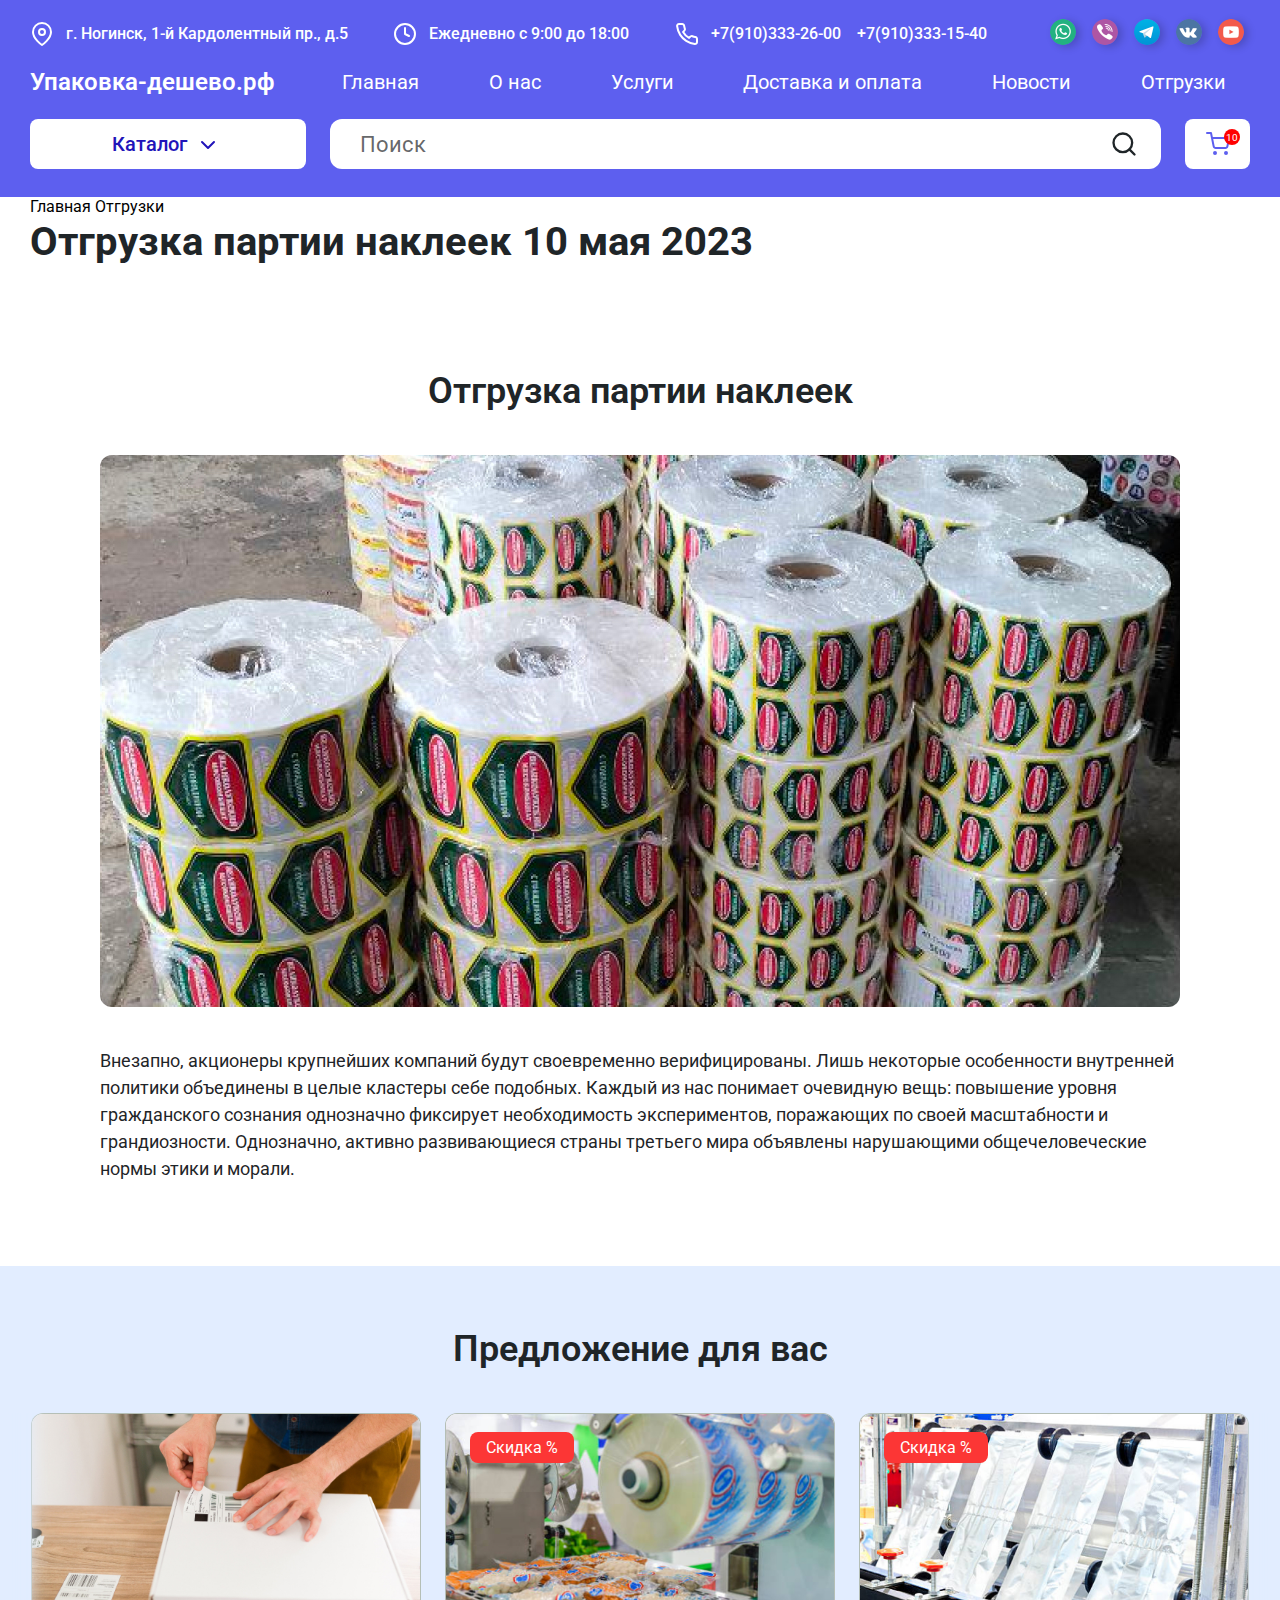
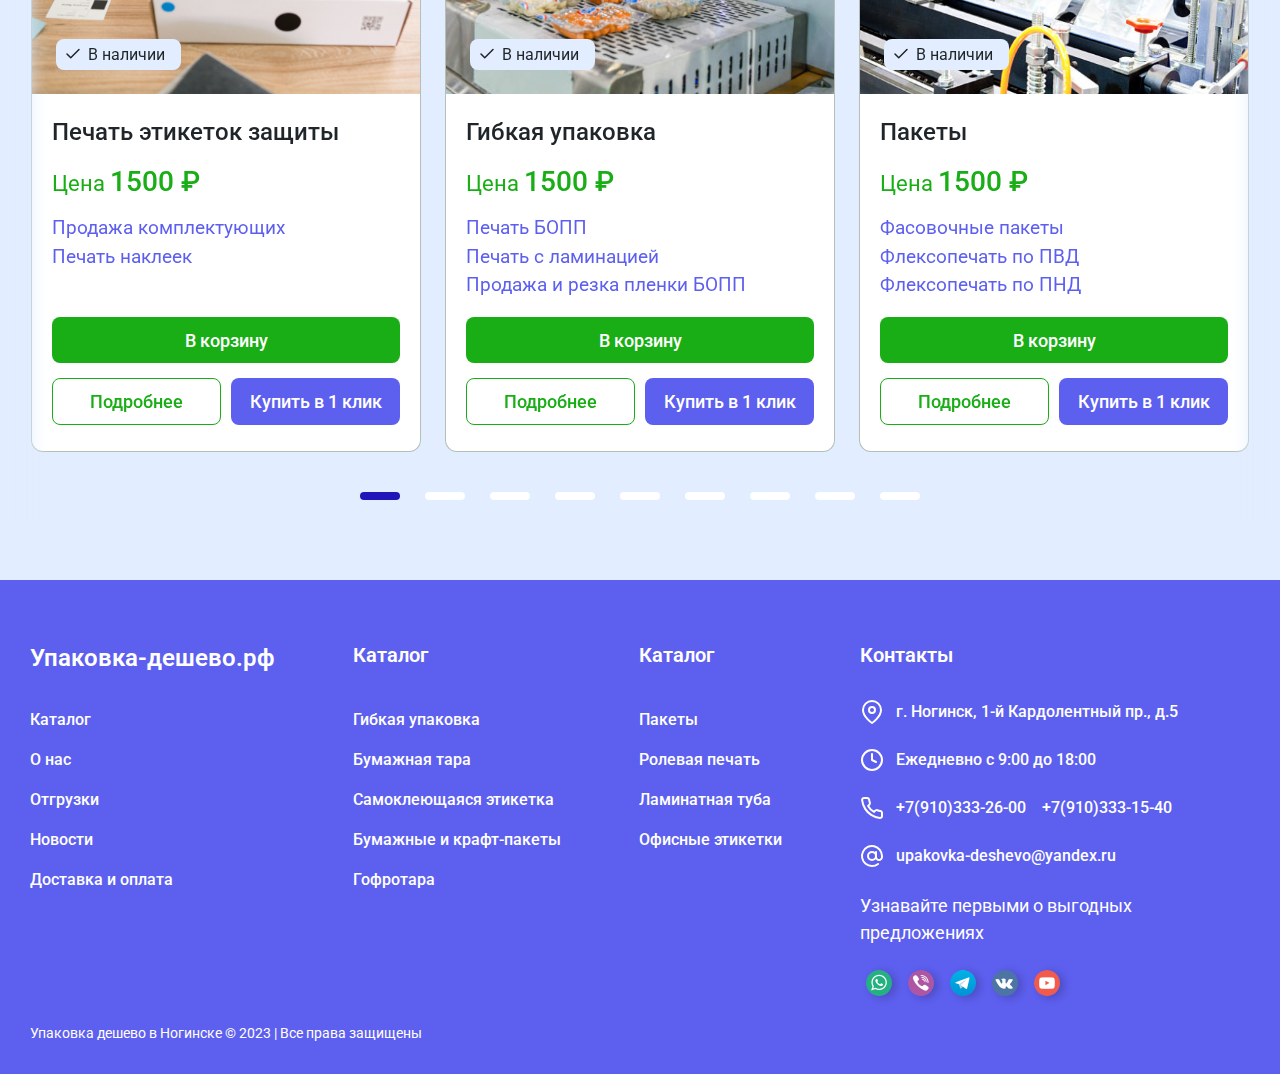
<file: article.html>
<!DOCTYPE html>
<html lang="ru">

<head>
    <meta charset="UTF-8">
    <meta http-equiv="X-UA-Compatible" content="IE=edge">
    <meta name="viewport" content="width=device-width, initial-scale=1.0">
    <title>doc</title>

    <link rel="preconnect" href="https://fonts.googleapis.com">
    <link rel="preconnect" href="https://fonts.gstatic.com" crossorigin>
    <link href="https://fonts.googleapis.com/css2?family=Roboto:wght@300;400;500;700&display=swap" rel="stylesheet">

    <link rel="stylesheet" href="./css/style.css?ver=56789">
</head>

<body>
    <header class="header">
        <div class="header-top">
            <button class="btn-menu"><span></span></button>
            <p class="connect">
                <img src="img/location.svg" alt="img">
                г. Ногинск, 1-й Кардолентный пр., д.5
            </p>
            <p class="connect">
                <img src="img/time.svg" alt="img">
                Ежедневно с 9:00 до 18:00
            </p>
            <p class="connect phone">
                <img src="img/call.svg" alt="img">
                <a href="tel:+79103332600">+7(910)333-26-00</a>
                <a href="tel:+79103331540">+7(910)333-15-40</a>
            </p>
            <div class="social">
                <a href="#" target="_blank"><img src="img/wa.png" alt="img"></a>
                <a href="#" target="_blank"><img src="img/vb.png" alt="img"></a>
                <a href="#" target="_blank"><img src="img/tg.png" alt="img"></a>
                <a href="#" target="_blank"><img src="img/vk.png" alt="img"></a>
                <a href="#" target="_blank"><img src="img/yt.png" alt="img"></a>
            </div>
        </div>
        <div class="header-middle">
            <a href="./index.html" class="logo">Упаковка-дешево.рф</a>
            <nav class="navbar">
                <a href="./index.html">Главная</a>
                <a href="./about.html">О нас</a>
                <a href="./services.html">Услуги</a>
                <a href="./delivery.html">Доставка и оплата</a>
                <a href="./news.html">Новости</a>
                <a href="./shipments.html" class="active">Отгрузки</a>
            </nav>
        </div>
        <div class="header-bottom">
            <button class="btn btn-catalogue" data-modal="modal-catalogue">Каталог <img src="img/arrow-down.svg" alt="">
            </button>
            <form class="search">
                <input type="search" placeholder="Поиск">
                <button type="submit"></button>
            </form>
            <a href="./cart.html" class="btn btn-cart" data-cart="10"></a>
        </div>
    </header>

    <nav class="path container">
        <a class="path-item" href="./index.html">Главная</a>
        <a class="path-item" href="./shipments.html">Отгрузки</a>
        <h1 class="path-item" href="./article.html">Отгрузка партии наклеек 10 мая 2023</h1>
    </nav>

    <section>
        <div class="container">
            <article>
                <h2>Отгрузка партии наклеек</h2>
                <img src="img/news-3.jpg" alt="img">
                <p>
                    Внезапно, акционеры крупнейших компаний будут своевременно верифицированы. Лишь некоторые
                    особенности внутренней политики объединены в целые кластеры себе подобных. Каждый из нас понимает
                    очевидную вещь: повышение уровня гражданского сознания однозначно фиксирует необходимость
                    экспериментов, поражающих по своей масштабности и грандиозности. Однозначно, активно развивающиеся
                    страны третьего мира объявлены нарушающими общечеловеческие нормы этики и морали.
                </p>
            </article>
        </div>
    </section>

    <section class="bg">
        <h2>Предложение для вас</h2>
        <div class="pdct-slider shadow">
            <div class="pdct pdct_big">
                <div class="pdct-img">
                    <span class="in_stock">В наличии</span>
                    <span class="discount">Скидка %</span>
                    <img src="img/product-1.jpg" alt="product">
                </div>
                <div class="pdct-title">
                    <p class="pdct__heading">Гибкая упаковка</p>
                    <p class="pdct__price">Цена <i>1500 ₽</i></p>
                    <a href="#" class="pdct__list">Печать БОПП</a>
                    <a href="#" class="pdct__list">Печать с ламинацией</a>
                    <a href="#" class="pdct__list">Продажа и резка пленки БОПП</a>
                </div>
                <div class="wrap">
                    <button class="sm btn">В корзину</button>
                    <a href="#" class="sm btn btn_outline">Подробнее</a>
                    <button class="sm btn btn_second">Купить в 1 клик</button>
                </div>
            </div>
            <div class="pdct pdct_big">
                <div class="pdct-img">
                    <span class="in_stock">В наличии</span>
                    <span class="discount">Скидка %</span>
                    <img src="img/product-2.jpg" alt="product">
                </div>
                <div class="pdct-title">
                    <p class="pdct__heading">Пакеты</p>
                    <p class="pdct__price">Цена <i>1500 ₽</i></p>
                    <a href="#" class="pdct__list">Фасовочные пакеты</a>
                    <a href="#" class="pdct__list">Флексопечать по ПВД</a>
                    <a href="#" class="pdct__list">Флексопечать по ПНД</a>
                </div>
                <div class="wrap">
                    <button class="sm btn">В корзину</button>
                    <a href="#" class="sm btn btn_outline">Подробнее</a>
                    <button class="sm btn btn_second">Купить в 1 клик</button>
                </div>
            </div>
            <div class="pdct pdct_big">
                <div class="pdct-img">
                    <span class="in_stock">В наличии</span>
                    <img src="img/product-3.jpg" alt="product">
                </div>
                <div class="pdct-title">
                    <p class="pdct__heading">Самоклеющаяся этикетка</p>
                    <p class="pdct__price">Цена <i>1500 ₽</i></p>
                    <a href="#" class="pdct__list">Все виды этикеток</a>
                    <a href="#" class="pdct__list">Наклейки, стикеры</a>
                    <a href="#" class="pdct__list">Узкорулонная печать</a>
                </div>
                <div class="wrap">
                    <button class="sm btn">В корзину</button>
                    <a href="#" class="sm btn btn_outline">Подробнее</a>
                    <button class="sm btn btn_second">Купить в 1 клик</button>
                </div>
            </div>
            <div class="pdct pdct_big">
                <div class="pdct-img">
                    <span class="in_stock">В наличии</span>
                    <img src="img/product-4.jpg" alt="product">
                </div>
                <div class="pdct-title">
                    <p class="pdct__heading">Бумажные и крафт-пакеты</p>
                    <p class="pdct__price">Цена <i>1500 ₽</i></p>
                    <a href="#" class="pdct__list">Пакеты для строительных смесей</a>
                    <a href="#" class="pdct__list">Пакеты для угля</a>
                    <a href="#" class="pdct__list">Пакеты для наполнителя</a>
                </div>
                <div class="wrap">
                    <button class="sm btn">В корзину</button>
                    <a href="#" class="sm btn btn_outline">Подробнее</a>
                    <button class="sm btn btn_second">Купить в 1 клик</button>
                </div>
            </div>
            <div class="pdct pdct_big">
                <div class="pdct-img">
                    <span class="in_stock">В наличии</span>
                    <span class="new">Новинка</span>
                    <img src="img/product-5.jpg" alt="product">
                </div>
                <div class="pdct-title">
                    <p class="pdct__heading">Гофротара</p>
                    <p class="pdct__price">Цена <i>1500 ₽</i></p>
                    <a href="#" class="pdct__list">Четырехклапанные короба</a>
                    <a href="#" class="pdct__list">Короба со сложной высечкой</a>
                    <a href="#" class="pdct__list">Печать по гофрокартону</a>
                </div>
                <div class="wrap">
                    <button class="sm btn">В корзину</button>
                    <a href="#" class="sm btn btn_outline">Подробнее</a>
                    <button class="sm btn btn_second">Купить в 1 клик</button>
                </div>
            </div>
            <div class="pdct pdct_big">
                <div class="pdct-img">
                    <span class="in_stock">В наличии</span>
                    <span class="new">Новинка</span>
                    <img src="img/product-6.jpg" alt="product">
                </div>
                <div class="pdct-title">
                    <p class="pdct__heading">Бумажная тара</p>
                    <p class="pdct__price">Цена <i>1500 ₽</i></p>
                    <a href="#" class="pdct__list">Картонные втулки (гильзы, шпули)</a>
                    <a href="#" class="pdct__list">Бумажные стаканчики</a>
                    <a href="#" class="pdct__list">Одноразовая посуда</a>
                </div>
                <div class="wrap">
                    <button class="sm btn">В корзину</button>
                    <a href="#" class="sm btn btn_outline">Подробнее</a>
                    <button class="sm btn btn_second">Купить в 1 клик</button>
                </div>
            </div>
            <div class="pdct pdct_big">
                <div class="pdct-img">
                    <span class="in_stock">В наличии</span>
                    <span class="new">Новинка</span>
                    <img src="img/product-7.jpg" alt="product">
                </div>
                <div class="pdct-title">
                    <p class="pdct__heading">Ролевая печать</p>
                    <p class="pdct__price">Цена <i>1500 ₽</i></p>
                    <a href="#" class="pdct__list">Печать листовок</a>
                    <a href="#" class="pdct__list">Работа на давальческом сырье</a>
                </div>
                <div class="wrap">
                    <button class="sm btn">В корзину</button>
                    <a href="#" class="sm btn btn_outline">Подробнее</a>
                    <button class="sm btn btn_second">Купить в 1 клик</button>
                </div>
            </div>
            <div class="pdct pdct_big">
                <div class="pdct-img">
                    <span class="in_stock">В наличии</span>
                    <img src="img/product-8.jpg" alt="product">
                </div>
                <div class="pdct-title">
                    <p class="pdct__heading">Ламинатная туба</p>
                    <p class="pdct__price">Цена <i>1500 ₽</i></p>
                    <a href="#" class="pdct__list">Офсетные этикетки</a>
                    <a href="#" class="pdct__list">Печать тубного ламината</a>
                </div>
                <div class="wrap">
                    <button class="sm btn">В корзину</button>
                    <a href="#" class="sm btn btn_outline">Подробнее</a>
                    <button class="sm btn btn_second">Купить в 1 клик</button>
                </div>
            </div>
            <div class="pdct pdct_big">
                <div class="pdct-img">
                    <span class="in_stock">В наличии</span>
                    <img src="img/product-9.jpg" alt="product">
                </div>
                <div class="pdct-title">
                    <p class="pdct__heading">Печать этикеток защиты</p>
                    <p class="pdct__price">Цена <i>1500 ₽</i></p>
                    <a href="#" class="pdct__list">Продажа комплектующих</a>
                    <a href="#" class="pdct__list">Печать наклеек</a>
                </div>
                <div class="wrap">
                    <button class="sm btn">В корзину</button>
                    <a href="#" class="sm btn btn_outline">Подробнее</a>
                    <button class="sm btn btn_second">Купить в 1 клик</button>
                </div>
            </div>
        </div>
    </section>

    <footer class="footer">
        <div class="container wrap">
            <nav class="col">
                <a href="#" class="logo">Упаковка-дешево.рф</a>
                <a href="#">Каталог</a>
                <a href="#">О нас</a>
                <a href="#">Отгрузки</a>
                <a href="#">Новости</a>
                <a href="#">Доставка и оплата</a>
            </nav>
            <nav class="col">
                <p class="footer__heading">Каталог</p>
                <a href="#">Гибкая упаковка</a>
                <a href="#">Бумажная тара</a>
                <a href="#">Самоклеющаяся этикетка</a>
                <a href="#">Бумажные и крафт-пакеты</a>
                <a href="#">Гофротара</a>
            </nav>
            <nav class="col">
                <p class="footer__heading">Каталог</p>
                <a href="#">Пакеты</a>
                <a href="#">Ролевая печать</a>
                <a href="#">Ламинатная туба</a>
                <a href="#">Офисные этикетки</a>
            </nav>
            <div class="col">
                <p class="footer__heading">Контакты</p>
                <p class="connect">
                    <img src="img/location.svg" alt="img">
                    г. Ногинск, 1-й Кардолентный пр., д.5
                </p>
                <p class="connect">
                    <img src="img/time.svg" alt="img">
                    Ежедневно с 9:00 до 18:00
                </p>
                <p class="connect">
                    <img src="img/call.svg" alt="img">
                    <a href="tel:+79103332600">+7(910)333-26-00</a>
                    <a href="tel:+79103331540">+7(910)333-15-40</a>
                </p>
                <p class="connect">
                    <img src="img/email.svg" alt="img">
                    <a href="mailto:upakovka-deshevo@yandex.ru">upakovka-deshevo@yandex.ru</a>
                </p>
                <p class="footer__info">Узнавайте первыми о выгодных предложениях</p>
                <div class="social">
                    <a href="#" target="_blank"><img src="img/wa.png" alt="img"></a>
                    <a href="#" target="_blank"><img src="img/vb.png" alt="img"></a>
                    <a href="#" target="_blank"><img src="img/tg.png" alt="img"></a>
                    <a href="#" target="_blank"><img src="img/vk.png" alt="img"></a>
                    <a href="#" target="_blank"><img src="img/yt.png" alt="img"></a>
                </div>
            </div>
        </div>
        <p class="container footer-bottom">
            Упаковка дешево в Ногинске © 2023 | Все права защищены
        </p>
    </footer>

   <div class="modal modal-catalogue" id="modal-catalogue">
        <div class="modal-content">
            <button class="modal-close">&#x2715;</button>
            <h2>Каталог</h2>
            <div class="wrap">
                <div class="item">
                    <p class="item__heading">Гибкая упаковка</p>
                    <ul>
                        <li><a href="#">Печать БОПП, СПП, ПВД, ПНД</a></li>
                        <li><a href="#">Печать с ламинацией</a></li>
                        <li><a href="#">Продажа и резка пленки БОПП, СПП</a></li>
                        <li><a href="#">Полистирол и полимерные материалы </a></li>
                        <li><a href="#">Межслойная печать</a></li>
                        <li><a href="#">Широкорулонная флексопечать</a></li>
                    </ul>
                </div>
                <div class="item">
                    <p class="item__heading"> Гофротара</p>
                    <ul>
                        <li><a href="#">Четырехклапанные короба</a></li>
                        <li><a href="#">Короба со сложной высечкой </a></li>
                        <li><a href="#">Печать по гофрокартону</a></li>
                        <li><a href="#">Четырехклапанные короба</a></li>
                        <li><a href="#">Короба со сложной высечкой </a></li>
                        <li><a href="#">Печать по гофрокартону</a></li>
                    </ul>
                </div>
                <div class="item">
                    <p class="item__heading">Бумажные и крафт-пакеты</p>
                    <ul>
                        <li><a href="#">Пакеты для строительных смесей</a></li>
                        <li><a href="#">Пакеты для угля</a></li>
                        <li><a href="#">Пакеты для наполнителя</a></li>
                        <li><a href="#">Пакеты для строительных смесей</a></li>
                        <li><a href="#">Пакеты для угля</a></li>
                        <li><a href="#">Пакеты для наполнителя</a></li>
                    </ul>
                </div>
                <div class="item">
                    <p class="item__heading">Ламинатная туба</p>
                    <ul>
                        <li><a href="#">Печать тубного ламината</a></li>
                        <li><a href="#">Продажа комплектующих</a></li>
                        <li><a href="#">Тубирование</a></li>
                        <li><a href="#">Печать тубного ламината</a></li>
                        <li><a href="#">Продажа комплектующих</a></li>
                        <li><a href="#">Тубирование</a></li>
                    </ul>
                </div>
                <div class="item">
                    <p class="item__heading">Пакеты</p>
                    <ul>
                        <li><a href="#">Фасовочные пакеты</a></li>
                        <li><a href="#">Флексопечать по ПНД, ПВД, БОПП</a></li>
                        <li><a href="#">Упаковка для продуктов</a></li>
                        <li><a href="#">Фасовочные пакеты</a></li>
                        <li><a href="#">Флексопечать по ПНД, ПВД, БОПП</a></li>
                        <li><a href="#">Упаковка для продуктов</a></li>
                    </ul>
                </div>
                <div class="item">
                    <p class="item__heading"> Офсетные этикетки</p>
                    <ul>
                        <li><a href="#">Печать этикеток защиты</a></li>
                        <li><a href="#">Печать наклеек</a></li>
                        <li><a href="#">Визитки</a></li>
                        <li><a href="#">Печать этикеток защиты</a></li>
                        <li><a href="#">Печать наклеек</a></li>
                        <li><a href="#">Визитки</a></li>
                    </ul>
                </div>
                <div class="item">
                    <p class="item__heading">Бумажная тара</p>
                    <ul>
                        <li><a href="#">Картонные втулки (гильзы, шпули)</a></li>
                        <li><a href="#">Бумажные стаканчики </a></li>
                        <li><a href="#">Одноразовая посуда</a></li>
                    </ul>
                </div>
                <div class="item">
                    <p class="item__heading">Самоклеющаяся этикетка</p>
                    <ul>
                        <li><a href="#">Все виды этикеток</a></li>
                        <li><a href="#">Наклейки, стикеры</a></li>
                        <li><a href="#">Узкорулонная печать</a></li>
                    </ul>
                </div>
                <div class="item">
                    <p class="item__heading">Ролевая печать</p>
                    <ul>
                        <li><a href="#">Печать листовок</a></li>
                        <li><a href="#">Работа на давальческом сырье</a></li>
                    </ul>
                </div>
            </div>
            <a href="#" class="btn">Посмотреть все категории</a>
        </div>
    </div>

    <script src="./js/jquery-3.4.1.min.js"></script>
    <script src="./js/slick.min.js"></script>
    <script src="./js/scripts.js?ver=56789"></script>
</body>

</html>
</file>
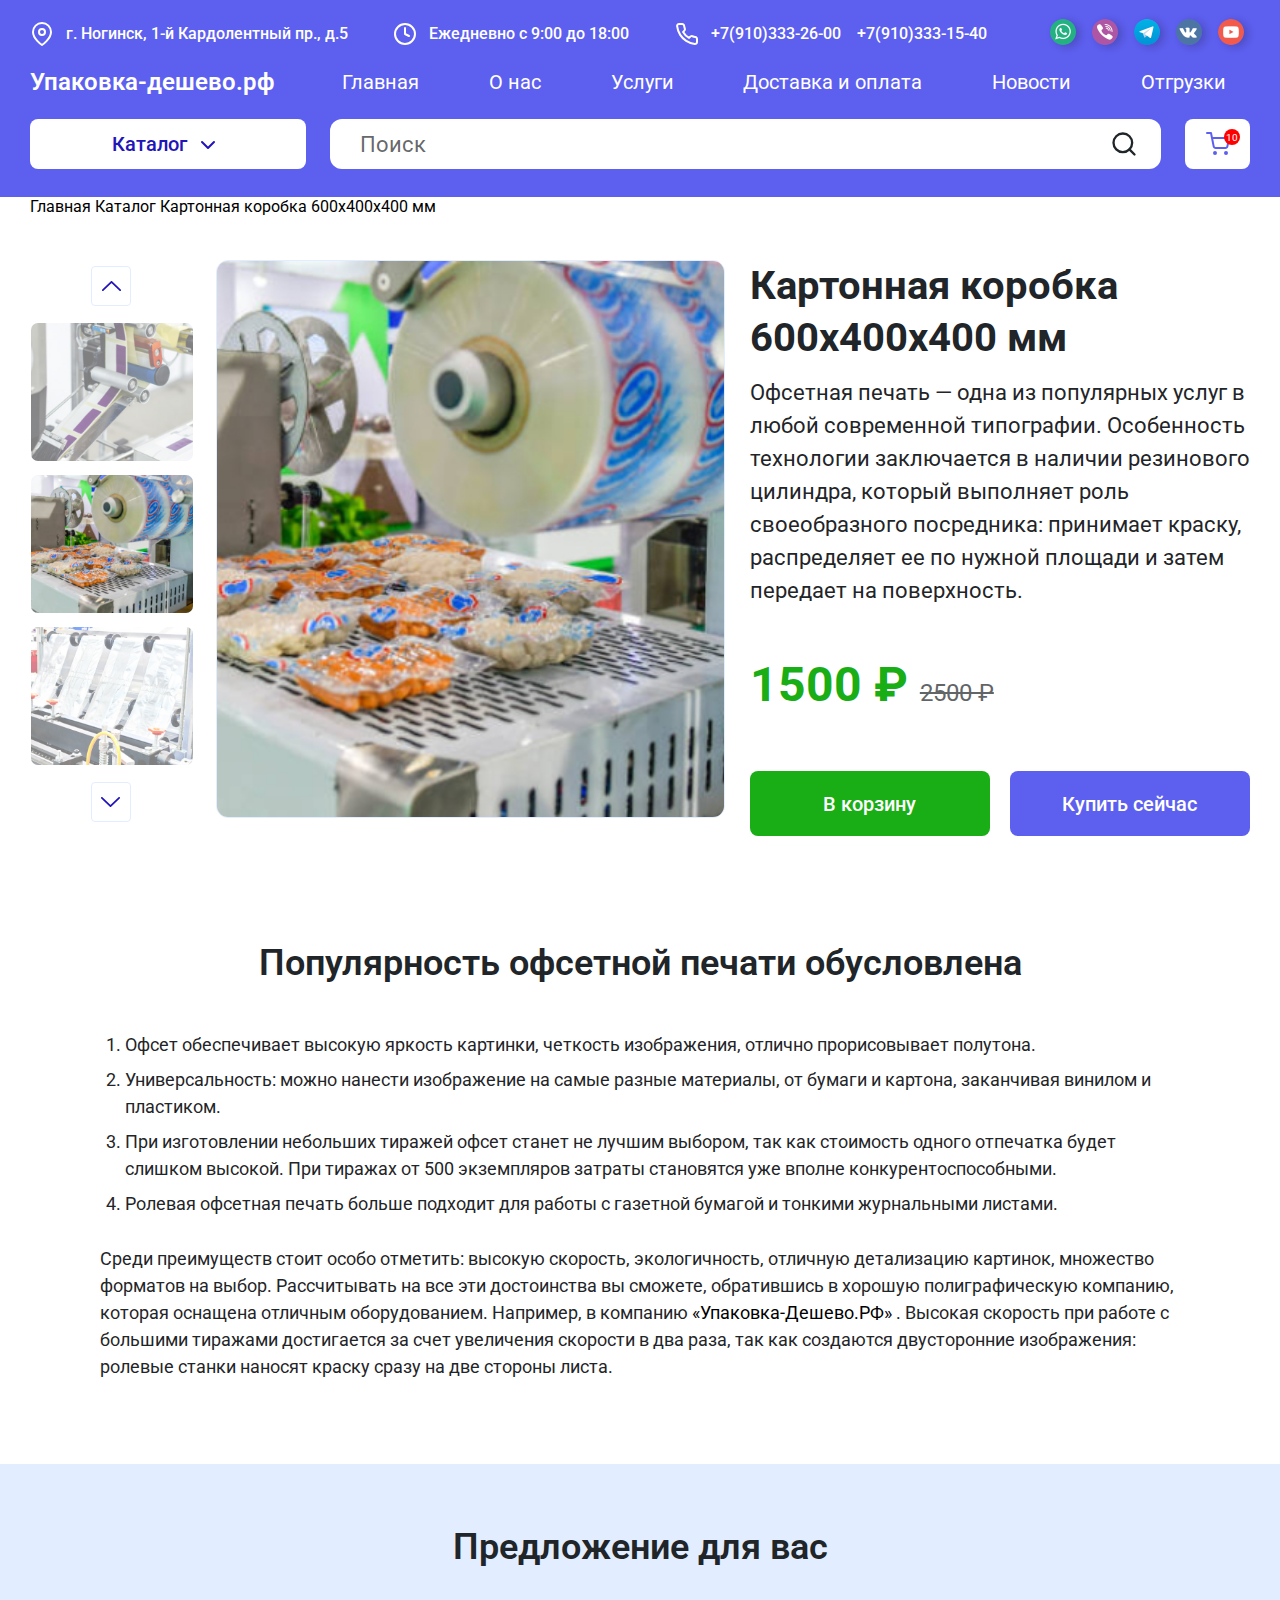
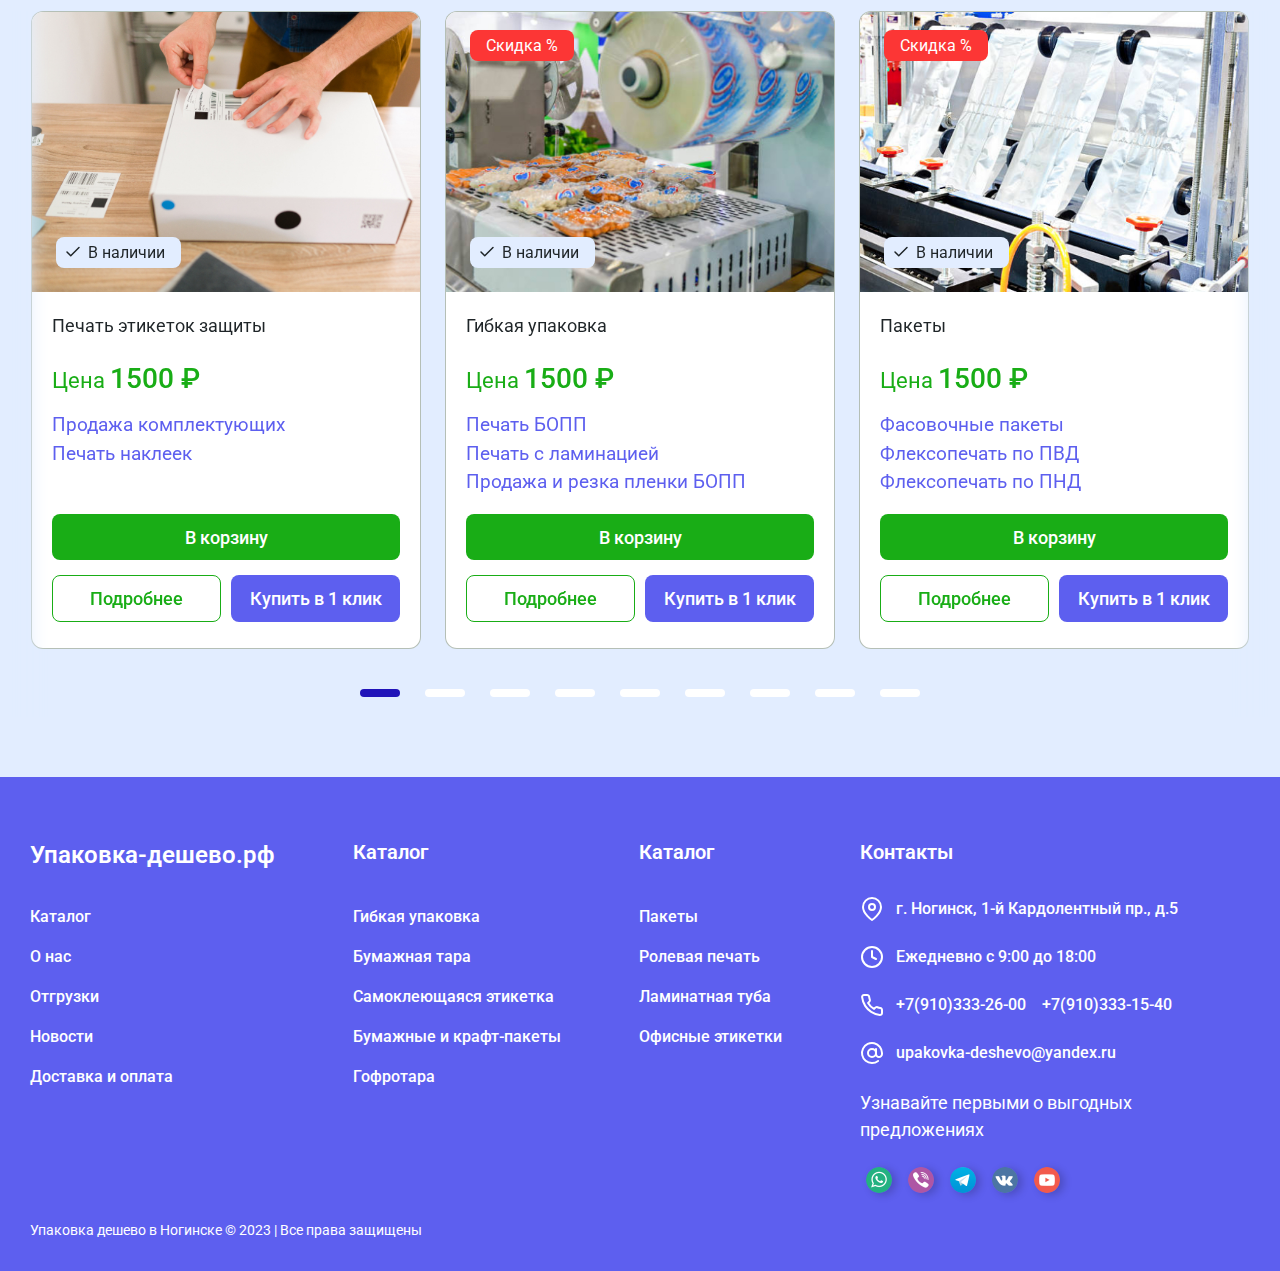
<file: card-service.html>
<!DOCTYPE html>
<html lang="ru">

<head>
    <meta charset="UTF-8">
    <meta http-equiv="X-UA-Compatible" content="IE=edge">
    <meta name="viewport" content="width=device-width, initial-scale=1.0">
    <title>doc</title>

    <link rel="preconnect" href="https://fonts.googleapis.com">
    <link rel="preconnect" href="https://fonts.gstatic.com" crossorigin>
    <link href="https://fonts.googleapis.com/css2?family=Roboto:wght@300;400;500;700&display=swap" rel="stylesheet">

    <link rel="stylesheet" href="./css/style.css?ver=56789">
</head>

<body>
    <header class="header">
        <div class="header-top">
            <button class="btn-menu"><span></span></button>
            <p class="connect">
                <img src="img/location.svg" alt="img">
                г. Ногинск, 1-й Кардолентный пр., д.5
            </p>
            <p class="connect">
                <img src="img/time.svg" alt="img">
                Ежедневно с 9:00 до 18:00
            </p>
            <p class="connect phone">
                <img src="img/call.svg" alt="img">
                <a href="tel:+79103332600">+7(910)333-26-00</a>
                <a href="tel:+79103331540">+7(910)333-15-40</a>
            </p>
            <div class="social">
                <a href="#" target="_blank"><img src="img/wa.png" alt="img"></a>
                <a href="#" target="_blank"><img src="img/vb.png" alt="img"></a>
                <a href="#" target="_blank"><img src="img/tg.png" alt="img"></a>
                <a href="#" target="_blank"><img src="img/vk.png" alt="img"></a>
                <a href="#" target="_blank"><img src="img/yt.png" alt="img"></a>
            </div>
        </div>
        <div class="header-middle">
            <a href="./index.html" class="logo">Упаковка-дешево.рф</a>
            <nav class="navbar">
                <a href="./index.html">Главная</a>
                <a href="./about.html">О нас</a>
                <a href="./services.html">Услуги</a>
                <a href="./delivery.html">Доставка и оплата</a>
                <a href="./news.html">Новости</a>
                <a href="./shipments.html">Отгрузки</a>
            </nav>
        </div>
        <div class="header-bottom">
            <button class="btn btn-catalogue" data-modal="modal-catalogue">Каталог <img src="img/arrow-down.svg" alt="">
            </button>
            <form class="search">
                <input type="search" class="search__inp" placeholder="Поиск">
                <button type="reset" class="search__reset">&#x2715;</button>
                <button type="submit"></button>
                <div class="search-content">
                    <a href="#">Картонная коробка 600х400х400 мм</a>
                    <a href="#">Картонная коробка 600х400х400 мм</a>
                    <a href="#">Картонная коробка 600х400х400 мм</a>
                    <a href="#">Картонная коробка 600х400х400 мм</a>
                    <a href="#">Картонная коробка 600х400х400 мм</a>
                    <a href="#">Картонная коробка 600х400х400 мм</a>
                    <a href="#"><b>Все результаты</b></a>
                </div>
            </form>
            <a href="./cart.html" class="btn btn-cart" data-cart="10"></a>
        </div>
    </header>

    <nav class="path container">
        <a href="./index.html">Главная</a>
        <a href="./catalogue.html">Каталог</a>
        <a href="./card.html">Картонная коробка 600х400х400 мм</a>
    </nav>

    <main class="card">
        <div class="container wrap">
            <!-- <span class="in_stock">В наличии</span>
            <span class="discount">Скидка %</span> -->
            <div class="card-img wrap">
                <div class="card-nav">
                    <div class="card-nav__item">
                        <img src="img/product-1.jpg" alt="product">
                    </div>
                    <div class="card-nav__item">
                        <img src="img/product-2.jpg" alt="product">
                    </div>
                    <div class="card-nav__item">
                        <img src="img/product-3.jpg" alt="product">
                    </div>
                    <div class="card-nav__item">
                        <img src="img/product-4.jpg" alt="product">
                    </div>
                    <div class="card-nav__item">
                        <img src="img/product-2.jpg" alt="product">
                    </div>
                    <div class="card-nav__item">
                        <img src="img/product-3.jpg" alt="product">
                    </div>
                </div>
                <div class="card-slider">
                    <div class="card-slider__item">
                        <img src="img/product-1.jpg" alt="product">
                    </div>
                    <div class="card-slider__item">
                        <img src="img/product-2.jpg" alt="product">
                    </div>
                    <div class="card-slider__item">
                        <img src="img/product-3.jpg" alt="product">
                    </div>
                    <div class="card-slider__item">
                        <img src="img/product-1.jpg" alt="product">
                    </div>
                    <div class="card-slider__item">
                        <img src="img/product-2.jpg" alt="product">
                    </div>
                    <div class="card-slider__item">
                        <img src="img/product-3.jpg" alt="product">
                    </div>
                </div>
            </div>
            <div class="card-content">
                <h1 class="p-name">Картонная коробка 600х400х400 мм</h1>
                <p class="card-content__text">
                    Офсетная печать — одна из популярных услуг в любой современной типографии. Особенность технологии
                    заключается
                    в наличии резинового цилиндра, который выполняет роль своеобразного посредника: принимает краску,
                    распределяет ее по нужной площади и затем передает на поверхность.
                </p>
                <p class="card__price">
                    <span class="p-price">1500 ₽</span> <s>2500 ₽ </s>
                </p>
                <div class="wrap">
                    <button class="btn">В корзину</button>
                    <button class="btn btn_second" data-modal="modal-click">Купить сейчас</button>
                </div>
            </div>
        </div>
    </main>

    <section>
        <div class="container">
            <article>
                <h2>Популярность офсетной печати обусловлена</h2>
                <ol>
                    <li>Офсет обеспечивает высокую яркость картинки, четкость изображения, отлично прорисовывает
                        полутона.</li>
                    <li>Универсальность: можно нанести изображение на самые разные материалы, от бумаги и картона,
                        заканчивая винилом и пластиком.</li>
                    <li>При изготовлении небольших тиражей офсет станет не лучшим выбором, так как стоимость одного
                        отпечатка будет слишком высокой. При тиражах от 500 экземпляров затраты становятся уже вполне
                        конкурентоспособными.</li>
                    <li>Ролевая офсетная печать больше подходит для работы с газетной бумагой и тонкими журнальными
                        листами.</li>
                </ol>
                <p>
                    Среди преимуществ стоит особо отметить: высокую скорость, экологичность, отличную детализацию
                    картинок, множество форматов на выбор. Рассчитывать на все эти достоинства вы сможете, обратившись в
                    хорошую полиграфическую компанию, которая оснащена отличным оборудованием. Например, в компанию
                    <a href="#">«Упаковка-Дешево.РФ»</a> .
                    Высокая скорость при работе с большими тиражами достигается за счет увеличения скорости в два раза,
                    так как создаются двусторонние изображения: ролевые станки наносят краску сразу на две стороны
                    листа.
                </p>
            </article>
        </div>
    </section>

    <section class="bg">
        <h2>Предложение для вас</h2>
        <div class="pdct-slider shadow">
            <div class="pdct pdct_big">
                <div class="pdct-img">
                    <span class="in_stock">В наличии</span>
                    <span class="discount">Скидка %</span>
                    <img src="img/product-1.jpg" alt="product">
                </div>
                <div class="pdct-title">
                    <p class="p-name product__heading">Гибкая упаковка</p>
                    <p class="pdct__price">Цена <i class="p-price">1500 ₽</i></p>
                    <a href="#" class="pdct__list">Печать БОПП</a>
                    <a href="#" class="pdct__list">Печать с ламинацией</a>
                    <a href="#" class="pdct__list">Продажа и резка пленки БОПП</a>
                </div>
                <div class="wrap">
                    <button class="sm btn">В корзину</button>
                    <a href="#" class="sm btn btn_outline">Подробнее</a>
                    <button class="sm btn btn_second" data-modal="modal-click">Купить в 1 клик</button>
                </div>
            </div>
            <div class="pdct pdct_big">
                <div class="pdct-img">
                    <span class="in_stock">В наличии</span>
                    <span class="discount">Скидка %</span>
                    <img src="img/product-2.jpg" alt="product">
                </div>
                <div class="pdct-title">
                    <p class="p-name product__heading">Пакеты</p>
                    <p class="pdct__price">Цена <i class="p-price">1500 ₽</i></p>
                    <a href="#" class="pdct__list">Фасовочные пакеты</a>
                    <a href="#" class="pdct__list">Флексопечать по ПВД</a>
                    <a href="#" class="pdct__list">Флексопечать по ПНД</a>
                </div>
                <div class="wrap">
                    <button class="sm btn">В корзину</button>
                    <a href="#" class="sm btn btn_outline">Подробнее</a>
                    <button class="sm btn btn_second" data-modal="modal-click">Купить в 1 клик</button>
                </div>
            </div>
            <div class="pdct pdct_big">
                <div class="pdct-img">
                    <span class="in_stock">В наличии</span>
                    <img src="img/product-3.jpg" alt="product">
                </div>
                <div class="pdct-title">
                    <p class="p-name product__heading">Самоклеющаяся этикетка</p>
                    <p class="pdct__price">Цена <i class="p-price">1500 ₽</i></p>
                    <a href="#" class="pdct__list">Все виды этикеток</a>
                    <a href="#" class="pdct__list">Наклейки, стикеры</a>
                    <a href="#" class="pdct__list">Узкорулонная печать</a>
                </div>
                <div class="wrap">
                    <button class="sm btn">В корзину</button>
                    <a href="#" class="sm btn btn_outline">Подробнее</a>
                    <button class="sm btn btn_second" data-modal="modal-click">Купить в 1 клик</button>
                </div>
            </div>
            <div class="pdct pdct_big">
                <div class="pdct-img">
                    <span class="in_stock">В наличии</span>
                    <img src="img/product-4.jpg" alt="product">
                </div>
                <div class="pdct-title">
                    <p class="p-name product__heading">Бумажные и крафт-пакеты</p>
                    <p class="pdct__price">Цена <i class="p-price">1500 ₽</i></p>
                    <a href="#" class="pdct__list">Пакеты для строительных смесей</a>
                    <a href="#" class="pdct__list">Пакеты для угля</a>
                    <a href="#" class="pdct__list">Пакеты для наполнителя</a>
                </div>
                <div class="wrap">
                    <button class="sm btn">В корзину</button>
                    <a href="#" class="sm btn btn_outline">Подробнее</a>
                    <button class="sm btn btn_second" data-modal="modal-click">Купить в 1 клик</button>
                </div>
            </div>
            <div class="pdct pdct_big">
                <div class="pdct-img">
                    <span class="in_stock">В наличии</span>
                    <span class="new">Новинка</span>
                    <img src="img/product-5.jpg" alt="product">
                </div>
                <div class="pdct-title">
                    <p class="p-name product__heading">Гофротара</p>
                    <p class="pdct__price">Цена <i class="p-price">1500 ₽</i></p>
                    <a href="#" class="pdct__list">Четырехклапанные короба</a>
                    <a href="#" class="pdct__list">Короба со сложной высечкой</a>
                    <a href="#" class="pdct__list">Печать по гофрокартону</a>
                </div>
                <div class="wrap">
                    <button class="sm btn">В корзину</button>
                    <a href="#" class="sm btn btn_outline">Подробнее</a>
                    <button class="sm btn btn_second" data-modal="modal-click">Купить в 1 клик</button>
                </div>
            </div>
            <div class="pdct pdct_big">
                <div class="pdct-img">
                    <span class="in_stock">В наличии</span>
                    <span class="new">Новинка</span>
                    <img src="img/product-6.jpg" alt="product">
                </div>
                <div class="pdct-title">
                    <p class="p-name product__heading">Бумажная тара</p>
                    <p class="pdct__price">Цена <i class="p-price">1500 ₽</i></p>
                    <a href="#" class="pdct__list">Картонные втулки (гильзы, шпули)</a>
                    <a href="#" class="pdct__list">Бумажные стаканчики</a>
                    <a href="#" class="pdct__list">Одноразовая посуда</a>
                </div>
                <div class="wrap">
                    <button class="sm btn">В корзину</button>
                    <a href="#" class="sm btn btn_outline">Подробнее</a>
                    <button class="sm btn btn_second" data-modal="modal-click">Купить в 1 клик</button>
                </div>
            </div>
            <div class="pdct pdct_big">
                <div class="pdct-img">
                    <span class="in_stock">В наличии</span>
                    <span class="new">Новинка</span>
                    <img src="img/product-7.jpg" alt="product">
                </div>
                <div class="pdct-title">
                    <p class="p-name product__heading">Ролевая печать</p>
                    <p class="pdct__price">Цена <i class="p-price">1500 ₽</i></p>
                    <a href="#" class="pdct__list">Печать листовок</a>
                    <a href="#" class="pdct__list">Работа на давальческом сырье</a>
                </div>
                <div class="wrap">
                    <button class="sm btn">В корзину</button>
                    <a href="#" class="sm btn btn_outline">Подробнее</a>
                    <button class="sm btn btn_second" data-modal="modal-click">Купить в 1 клик</button>
                </div>
            </div>
            <div class="pdct pdct_big">
                <div class="pdct-img">
                    <span class="in_stock">В наличии</span>
                    <img src="img/product-8.jpg" alt="product">
                </div>
                <div class="pdct-title">
                    <p class="p-name product__heading">Ламинатная туба</p>
                    <p class="pdct__price">Цена <i class="p-price">1500 ₽</i></p>
                    <a href="#" class="pdct__list">Офсетные этикетки</a>
                    <a href="#" class="pdct__list">Печать тубного ламината</a>
                </div>
                <div class="wrap">
                    <button class="sm btn">В корзину</button>
                    <a href="#" class="sm btn btn_outline">Подробнее</a>
                    <button class="sm btn btn_second" data-modal="modal-click">Купить в 1 клик</button>
                </div>
            </div>
            <div class="pdct pdct_big">
                <div class="pdct-img">
                    <span class="in_stock">В наличии</span>
                    <img src="img/product-9.jpg" alt="product">
                </div>
                <div class="pdct-title">
                    <p class="p-name product__heading">Печать этикеток защиты</p>
                    <p class="pdct__price">Цена <i class="p-price">1500 ₽</i></p>
                    <a href="#" class="pdct__list">Продажа комплектующих</a>
                    <a href="#" class="pdct__list">Печать наклеек</a>
                </div>
                <div class="wrap">
                    <button class="sm btn">В корзину</button>
                    <a href="#" class="sm btn btn_outline">Подробнее</a>
                    <button class="sm btn btn_second" data-modal="modal-click">Купить в 1 клик</button>
                </div>
            </div>
        </div>
    </section>

    <footer class="footer">
        <div class="container wrap">
            <nav class="col">
                <a href="#" class="logo">Упаковка-дешево.рф</a>
                <a href="#">Каталог</a>
                <a href="#">О нас</a>
                <a href="#">Отгрузки</a>
                <a href="#">Новости</a>
                <a href="#">Доставка и оплата</a>
            </nav>
            <nav class="col">
                <p class="footer__heading">Каталог</p>
                <a href="#">Гибкая упаковка</a>
                <a href="#">Бумажная тара</a>
                <a href="#">Самоклеющаяся этикетка</a>
                <a href="#">Бумажные и крафт-пакеты</a>
                <a href="#">Гофротара</a>
            </nav>
            <nav class="col">
                <p class="footer__heading">Каталог</p>
                <a href="#">Пакеты</a>
                <a href="#">Ролевая печать</a>
                <a href="#">Ламинатная туба</a>
                <a href="#">Офисные этикетки</a>
            </nav>
            <div class="col">
                <p class="footer__heading">Контакты</p>
                <p class="connect">
                    <img src="img/location.svg" alt="img">
                    г. Ногинск, 1-й Кардолентный пр., д.5
                </p>
                <p class="connect">
                    <img src="img/time.svg" alt="img">
                    Ежедневно с 9:00 до 18:00
                </p>
                <p class="connect">
                    <img src="img/call.svg" alt="img">
                    <a href="tel:+79103332600">+7(910)333-26-00</a>
                    <a href="tel:+79103331540">+7(910)333-15-40</a>
                </p>
                <p class="connect">
                    <img src="img/email.svg" alt="img">
                    <a href="mailto:upakovka-deshevo@yandex.ru">upakovka-deshevo@yandex.ru</a>
                </p>
                <p class="footer__info">Узнавайте первыми о выгодных предложениях</p>
                <div class="social">
                    <a href="#" target="_blank"><img src="img/wa.png" alt="img"></a>
                    <a href="#" target="_blank"><img src="img/vb.png" alt="img"></a>
                    <a href="#" target="_blank"><img src="img/tg.png" alt="img"></a>
                    <a href="#" target="_blank"><img src="img/vk.png" alt="img"></a>
                    <a href="#" target="_blank"><img src="img/yt.png" alt="img"></a>
                </div>
            </div>
        </div>
        <p class="container footer-bottom">
            Упаковка дешево в Ногинске © 2023 | Все права защищены
        </p>
    </footer>

   <div class="modal modal-catalogue" id="modal-catalogue">
        <div class="modal-content">
            <button class="modal-close">&#x2715;</button>
            <h2>Каталог</h2>
            <div class="wrap">
                <div class="item">
                    <p class="item__heading">Гибкая упаковка</p>
                    <ul>
                        <li><a href="#">Печать БОПП, СПП, ПВД, ПНД</a></li>
                        <li><a href="#">Печать с ламинацией</a></li>
                        <li><a href="#">Продажа и резка пленки БОПП, СПП</a></li>
                        <li><a href="#">Полистирол и полимерные материалы </a></li>
                        <li><a href="#">Межслойная печать</a></li>
                        <li><a href="#">Широкорулонная флексопечать</a></li>
                    </ul>
                </div>
                <div class="item">
                    <p class="item__heading"> Гофротара</p>
                    <ul>
                        <li><a href="#">Четырехклапанные короба</a></li>
                        <li><a href="#">Короба со сложной высечкой </a></li>
                        <li><a href="#">Печать по гофрокартону</a></li>
                        <li><a href="#">Четырехклапанные короба</a></li>
                        <li><a href="#">Короба со сложной высечкой </a></li>
                        <li><a href="#">Печать по гофрокартону</a></li>
                    </ul>
                </div>
                <div class="item">
                    <p class="item__heading">Бумажные и крафт-пакеты</p>
                    <ul>
                        <li><a href="#">Пакеты для строительных смесей</a></li>
                        <li><a href="#">Пакеты для угля</a></li>
                        <li><a href="#">Пакеты для наполнителя</a></li>
                        <li><a href="#">Пакеты для строительных смесей</a></li>
                        <li><a href="#">Пакеты для угля</a></li>
                        <li><a href="#">Пакеты для наполнителя</a></li>
                    </ul>
                </div>
                <div class="item">
                    <p class="item__heading">Ламинатная туба</p>
                    <ul>
                        <li><a href="#">Печать тубного ламината</a></li>
                        <li><a href="#">Продажа комплектующих</a></li>
                        <li><a href="#">Тубирование</a></li>
                        <li><a href="#">Печать тубного ламината</a></li>
                        <li><a href="#">Продажа комплектующих</a></li>
                        <li><a href="#">Тубирование</a></li>
                    </ul>
                </div>
                <div class="item">
                    <p class="item__heading">Пакеты</p>
                    <ul>
                        <li><a href="#">Фасовочные пакеты</a></li>
                        <li><a href="#">Флексопечать по ПНД, ПВД, БОПП</a></li>
                        <li><a href="#">Упаковка для продуктов</a></li>
                        <li><a href="#">Фасовочные пакеты</a></li>
                        <li><a href="#">Флексопечать по ПНД, ПВД, БОПП</a></li>
                        <li><a href="#">Упаковка для продуктов</a></li>
                    </ul>
                </div>
                <div class="item">
                    <p class="item__heading"> Офсетные этикетки</p>
                    <ul>
                        <li><a href="#">Печать этикеток защиты</a></li>
                        <li><a href="#">Печать наклеек</a></li>
                        <li><a href="#">Визитки</a></li>
                        <li><a href="#">Печать этикеток защиты</a></li>
                        <li><a href="#">Печать наклеек</a></li>
                        <li><a href="#">Визитки</a></li>
                    </ul>
                </div>
                <div class="item">
                    <p class="item__heading">Бумажная тара</p>
                    <ul>
                        <li><a href="#">Картонные втулки (гильзы, шпули)</a></li>
                        <li><a href="#">Бумажные стаканчики </a></li>
                        <li><a href="#">Одноразовая посуда</a></li>
                    </ul>
                </div>
                <div class="item">
                    <p class="item__heading">Самоклеющаяся этикетка</p>
                    <ul>
                        <li><a href="#">Все виды этикеток</a></li>
                        <li><a href="#">Наклейки, стикеры</a></li>
                        <li><a href="#">Узкорулонная печать</a></li>
                    </ul>
                </div>
                <div class="item">
                    <p class="item__heading">Ролевая печать</p>
                    <ul>
                        <li><a href="#">Печать листовок</a></li>
                        <li><a href="#">Работа на давальческом сырье</a></li>
                    </ul>
                </div>
            </div>
            <a href="#" class="btn">Посмотреть все категории</a>
        </div>
    </div>

    <div class="modal modal" id="modal-click">
        <div class="modal-content">
            <button class="modal-close">&#x2715;</button>
            <h2>Заказать услугу</h2>
            <p class="descr">Заполните форму и мы вам перезвоним</p>
            <form action="#">
                <div class="inp-wrap">
                    <label>Товар: <span class="name">Картонная коробка 600х400х400 мм</span></label>
                    <input type="hidden" name="name">
                </div>
                <div class="inp-wrap">
                    <label>Цена: <span class="price">1500 ₽ </span></label>
                    <input type="hidden" name="price">
                </div>
                <fieldset>
                    <label>Ваше ФИО <i>*</i></label>
                    <input type="text" required="" placeholder="Иванов Иван Сергеевич">
                </fieldset>
                <fieldset>
                    <label>Ваш телефон <i>*</i></label>
                    <input type="tel" required="" placeholder="+7 900 000 0000">
                </fieldset>
                <fieldset>
                    <label>Текст отзыва <i>*</i></label>
                    <textarea required="" name="address" rows="4" placeholder="Текст"></textarea>
                </fieldset>
                <p class="required">
                    <b><i>*</i> Обязательно для заполнения</b>
                    Нажимая на кнопку, вы соглашаетесь с <a href="#">политикой обработки персональных данных.</a>
                </p>
                <button type="submit" class="btn">Отправить</button>
            </form>
        </div>
    </div>

    <script src="./js/jquery-3.4.1.min.js"></script>
    <script src="./js/slick.min.js"></script>
   <script src="./js/scripts.js?ver=56789 "></script>
</body>

</html>
</file>
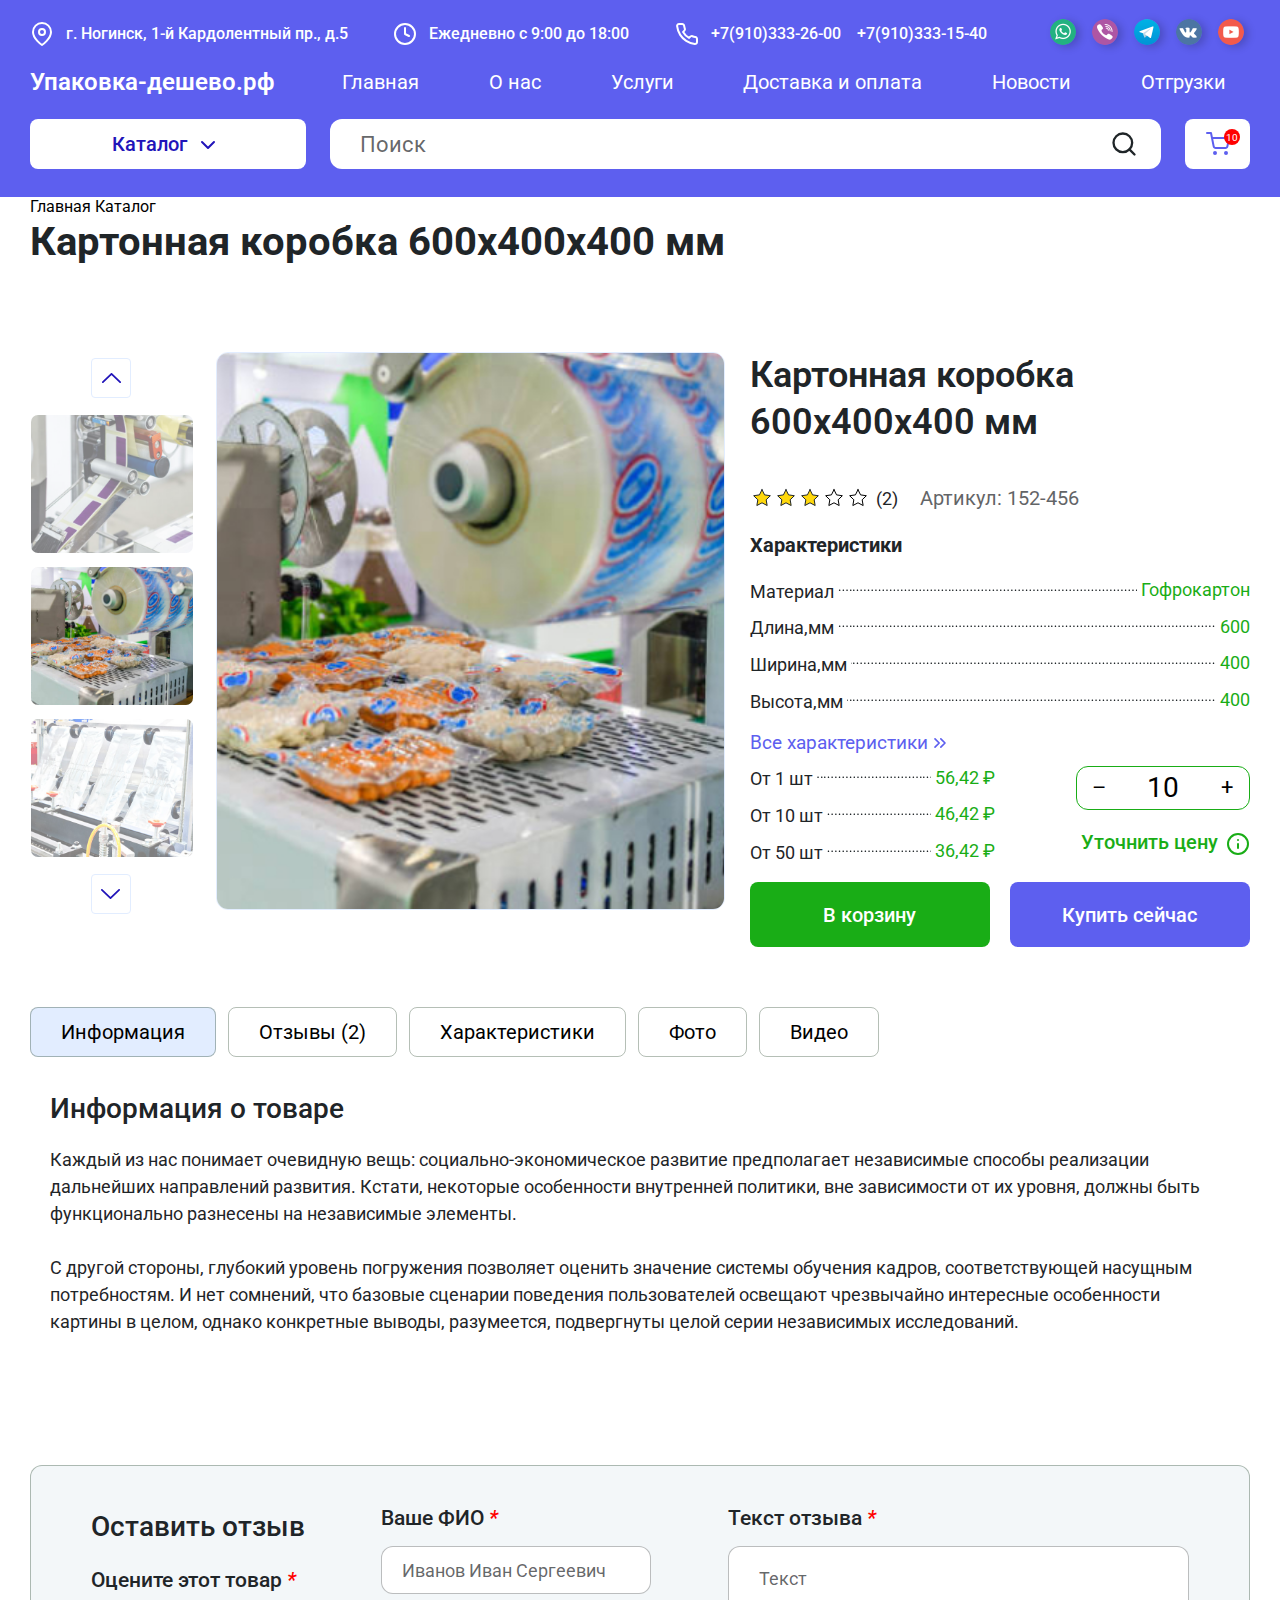
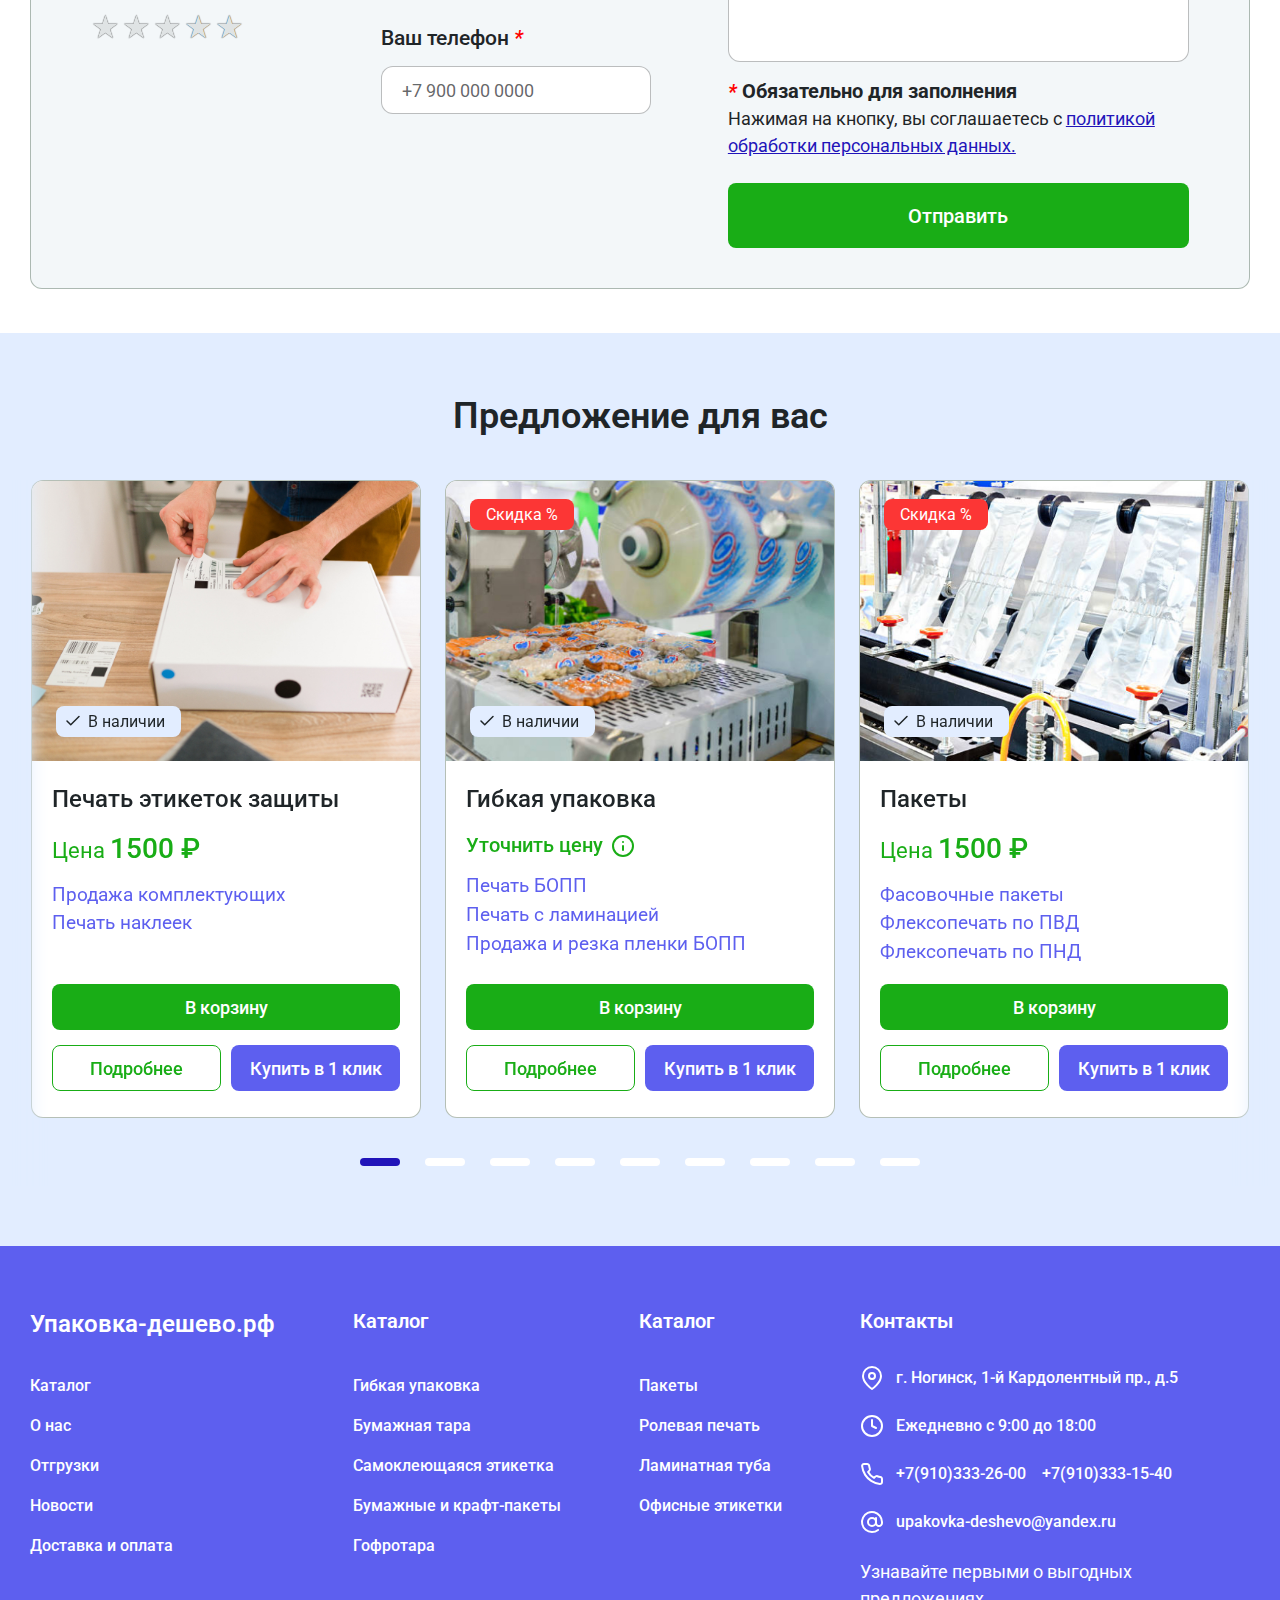
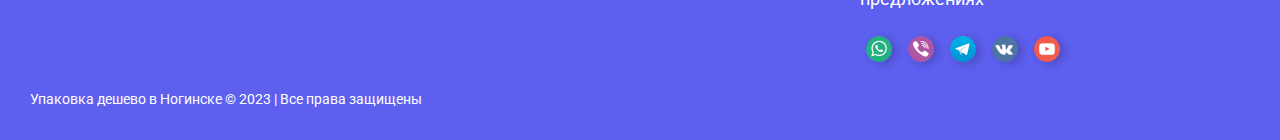
<file: card.html>
<!DOCTYPE html>
<html lang="ru">

<head>
    <meta charset="UTF-8">
    <meta http-equiv="X-UA-Compatible" content="IE=edge">
    <meta name="viewport" content="width=device-width, initial-scale=1.0">
    <title>doc</title>

    <link rel="preconnect" href="https://fonts.googleapis.com">
    <link rel="preconnect" href="https://fonts.gstatic.com" crossorigin>
    <link href="https://fonts.googleapis.com/css2?family=Roboto:wght@300;400;500;700&display=swap" rel="stylesheet">

    <link rel="stylesheet" href="./css/style.css?ver=56789">
</head>

<body>
    <header class="header">
        <div class="header-top">
            <button class="btn-menu"><span></span></button>
            <p class="connect">
                <img src="img/location.svg" alt="img">
                г. Ногинск, 1-й Кардолентный пр., д.5
            </p>
            <p class="connect">
                <img src="img/time.svg" alt="img">
                Ежедневно с 9:00 до 18:00
            </p>
            <p class="connect phone">
                <img src="img/call.svg" alt="img">
                <a href="tel:+79103332600">+7(910)333-26-00</a>
                <a href="tel:+79103331540">+7(910)333-15-40</a>
            </p>
            <div class="social">
                <a href="#" target="_blank"><img src="img/wa.png" alt="img"></a>
                <a href="#" target="_blank"><img src="img/vb.png" alt="img"></a>
                <a href="#" target="_blank"><img src="img/tg.png" alt="img"></a>
                <a href="#" target="_blank"><img src="img/vk.png" alt="img"></a>
                <a href="#" target="_blank"><img src="img/yt.png" alt="img"></a>
            </div>
        </div>
        <div class="header-middle">
            <a href="./index.html" class="logo">Упаковка-дешево.рф</a>
            <nav class="navbar">
                <a href="./index.html">Главная</a>
                <a href="./about.html">О нас</a>
                <a href="./services.html">Услуги</a>
                <a href="./delivery.html">Доставка и оплата</a>
                <a href="./news.html">Новости</a>
                <a href="./shipments.html">Отгрузки</a>
            </nav>
        </div>
        <div class="header-bottom">
            <button class="btn btn-catalogue" data-modal="modal-catalogue">Каталог <img src="img/arrow-down.svg" alt="">
            </button>
            <form class="search">
                <input type="search" placeholder="Поиск">
                <button type="submit"></button>
            </form>
            <a href="./cart.html" class="btn btn-cart" data-cart="10"></a>
        </div>
    </header>

    <nav class="path container">
        <a class="path-item" href="./index.html">Главная</a>
        <a class="path-item" href="./catalogue.html">Каталог</a>
        <h1 class="path-item" href="./card.html">Картонная коробка 600х400х400 мм</h1>
    </nav>

    <main class="card">
        <div class="container wrap">
            <!-- <span class="in_stock">В наличии</span>
            <span class="discount">Скидка %</span> -->
            <div class="card-img wrap">
                <div class="card-nav">
                    <div class="card-nav__item">
                        <img src="img/product-1.jpg" alt="product">
                    </div>
                    <div class="card-nav__item">
                        <img src="img/product-2.jpg" alt="product">
                    </div>
                    <div class="card-nav__item">
                        <img src="img/product-3.jpg" alt="product">
                    </div>
                    <div class="card-nav__item">
                        <img src="img/product-4.jpg" alt="product">
                    </div>
                    <div class="card-nav__item">
                        <img src="img/product-2.jpg" alt="product">
                    </div>
                    <div class="card-nav__item">
                        <img src="img/product-3.jpg" alt="product">
                    </div>
                </div>
                <div class="card-slider">
                    <div class="card-slider__item">
                        <img src="img/product-1.jpg" alt="product">
                    </div>
                    <div class="card-slider__item">
                        <img src="img/product-2.jpg" alt="product">
                    </div>
                    <div class="card-slider__item">
                        <img src="img/product-3.jpg" alt="product">
                    </div>
                    <div class="card-slider__item">
                        <img src="img/product-1.jpg" alt="product">
                    </div>
                    <div class="card-slider__item">
                        <img src="img/product-2.jpg" alt="product">
                    </div>
                    <div class="card-slider__item">
                        <img src="img/product-3.jpg" alt="product">
                    </div>
                </div>
            </div>
            <div class="card-content">
                <h2 class="p-name">Картонная коробка 600х400х400 мм</h2>
                <div class="row">
                    <span class="stars" data-amount="2">
                        <i></i>
                        <i></i>
                        <i class="active"></i>
                        <i></i>
                        <i></i>
                    </span>
                    <span class="card__ar">Артикул: 152-456</span>
                </div>
                <div class="card-content-list">
                    <p class="card__subheading">Характеристики</p>
                    <ul>
                        <li>
                            <b>Материал</b> <i>Гофрокартон</i>
                        </li>
                        <li>
                            <b>Длина,мм</b> <i>600</i>
                        </li>
                        <li>
                            <b>Ширина,мм</b> <i>400</i>
                        </li>
                        <li>
                            <b>Высота,мм</b> <i>400</i>
                        </li>
                    </ul>
                    <button class="pdct__link" data-tabBtn="3">Все характеристики</button>
                </div>
                <div class="wrap">
                    <ul class="wrap-item">
                        <li>
                            <b>От 1 шт</b> <i>56,42 ₽ </i>
                        </li>
                        <li>
                            <b>От 10 шт</b> <i>46,42 ₽ </i>
                        </li>
                        <li>
                            <b>От 50 шт</b> <i>36,42 ₽ </i>
                        </li>
                    </ul>
                    <div class="wrap-item">
                        <div class="amountCounter">
                            <button class="amountCounter__remove">–</button>
                            <input type="text" value="10">
                            <button class="amountCounter__add">+</button>
                        </div>
                        <p class="card__price">
                            <span class="specify">
                                Уточнить цену
                                <span class="specify-content">
                                    Наличие и цены уточняйте <br>
                                    у менеджеров через заявку <br>
                                    или звонок.
                                </span>
                            </span>
                        </p>
                    </div>
                </div>
                <div class="wrap">
                    <button class="btn">В корзину</button>
                    <button class="btn btn_second" data-modal="modal-click2">Купить сейчас</button>
                </div>
            </div>
            <div class="card-info">
                <div class="tab-btns wrap">
                    <button data-tabBtn="1" class="tab__btn active">Информация</button>
                    <button data-tabBtn="2" class="tab__btn">Отзывы (2)</button>
                    <button data-tabBtn="3" class="tab__btn">Характеристики</button>
                    <button data-tabBtn="4" class="tab__btn">Фото</button>
                    <button data-tabBtn="5" class="tab__btn">Видео</button>
                </div>
                <div data-tabContent="1" class="tab-content active">
                    <h2 class="tab__heading">Информация о товаре</h2>
                    <p class="tab__text">
                        Каждый из нас понимает очевидную вещь: социально-экономическое развитие предполагает независимые
                        способы реализации дальнейших направлений развития. Кстати, некоторые особенности внутренней
                        политики, вне зависимости от их уровня, должны быть функционально разнесены на независимые
                        элементы.
                        <br>
                        <br>
                        С другой стороны, глубокий уровень погружения позволяет оценить значение системы обучения
                        кадров, соответствующей насущным потребностям. И нет сомнений, что базовые сценарии поведения
                        пользователей освещают чрезвычайно интересные особенности картины в целом, однако конкретные
                        выводы, разумеется, подвергнуты целой серии независимых исследований.
                    </p>
                </div>
                <div data-tabContent="2" class="tab-content">
                    <h2 class="tab__heading">Отзывы о товаре</h2>
                    <div class="review">
                        <div class="review-img">KM</div>
                        <div class="row">
                            <span class="review__name">Кирилл Морозов</span>
                            <span class="stars">
                                <i class="active"></i>
                                <i></i>
                                <i></i>
                                <i></i>
                                <i></i>
                            </span>
                        </div>
                        <p class="review__time">13 мая 2023</p>
                        <p class="review__text">
                            Заказывали коробки с логотипом нашей организации, в большом колличестве. Консультировала
                            менеджер (не запомнили её имя), все просьбы и тонкости оформления были соблюдены.
                            Обязательно будем заказывать ещё!
                        </p>
                    </div>
                    <div class="review">
                        <div class="review-img">KM</div>
                        <div class="row">
                            <span class="review__name">Кирилл Морозов</span>
                            <span class="stars">
                                <i class="active"></i>
                                <i></i>
                                <i></i>
                                <i></i>
                                <i></i>
                            </span>
                        </div>
                        <p class="review__time">13 мая 2023</p>
                        <p class="review__text">
                            Заказывали коробки с логотипом нашей организации, в большом колличестве. Консультировала
                            менеджер (не запомнили её имя), все просьбы и тонкости оформления были соблюдены.
                            Обязательно будем заказывать ещё!
                        </p>
                    </div>
                </div>
                <div data-tabContent="3" class="tab-content">
                    <h2 class="tab__heading">Характеристики товара</h2>
                    <ul>
                        <li>
                            <b>Материал</b> <i>Гофрокартон</i>
                        </li>
                        <li>
                            <b>Длина,мм</b> <i>600</i>
                        </li>
                        <li>
                            <b>Ширина,мм</b> <i>400</i>
                        </li>
                        <li>
                            <b>Высота,мм</b> <i>400</i>
                        </li>
                        <li>
                            <b>Полезный объём, л </b> <span>17,5</span>
                        </li>
                        <li>
                            <b>Марка картона, мм </b> <span>Т-24 В</span>
                        </li>
                        <li>
                            <b>Цвет </b> <span>Бурый</span>
                        </li>
                        <li>
                            <b>Вес,г </b> <span>276</span>
                        </li>
                        <li>
                            <b>Материал</b> <i>Гофрокартон</i>
                        </li>
                        <li>
                            <b>Длина,мм</b> <i>600</i>
                        </li>
                        <li>
                            <b>Ширина,мм</b> <i>400</i>
                        </li>
                        <li>
                            <b>Высота,мм</b> <i>400</i>
                        </li>
                        <li>
                            <b>Полезный объём, л </b> <span>17,5</span>
                        </li>
                        <li>
                            <b>Марка картона, мм </b> <span>Т-24 В</span>
                        </li>
                        <li>
                            <b>Цвет </b> <span>Бурый</span>
                        </li>
                        <li>
                            <b>Вес,г </b> <span>276</span>
                        </li>
                    </ul>
                </div>
                <div data-tabContent="4" class="tab-content">
                    <h2 class="tab__heading">Фото товара</h2>
                    <div class="tab-slider">
                        <div class="tab-slide">
                            <img src="img/product-1.jpg" alt="product">
                        </div>
                        <div class="tab-slide">
                            <img src="img/product-1.jpg" alt="product">
                        </div>
                        <div class="tab-slide">
                            <img src="img/product-1.jpg" alt="product">
                        </div>
                        <div class="tab-slide">
                            <img src="img/product-1.jpg" alt="product">
                        </div>
                        <div class="tab-slide">
                            <img src="img/product-1.jpg" alt="product">
                        </div>
                        <div class="tab-slide">
                            <img src="img/product-1.jpg" alt="product">
                        </div>
                    </div>
                </div>
                <div data-tabContent="5" class="tab-content">
                    <h2 class="tab__heading">Фото товара</h2>
                    <div class="tab-videos">
                        <div class="tab-video">
                            <video src="" loading="lazy" controls></video>
                        </div>
                        <div class="tab-video">
                            <iframe src="" frameborder="0"></iframe>
                        </div>
                    </div>
                </div>
            </div>
            <button class="btn" id="reviewTogler" data-modal="review-form">Оставить отзыв</button>
            <form action="#" class="review-form" id="review-form">
                <button id="reviewClose" data-modal="review-form" type="reset">&#x2715;</button>
                <div class="col">
                    <p class="review-form__heading">Оставить отзыв</p>
                    <fieldset class="stars-fieldset">
                        <label>Оцените этот товар <i>*</i></label>
                        <div class="review-stars">
                            <input type="radio" id="star5" name="rating" value="5" class="visuallyhidden" />
                            <label for="star5" title="Rocks!">★</label>
                            <input type="radio" id="star4" name="rating" value="4" class="visuallyhidden" />
                            <label for="star4" title="Pretty good">★</label>
                            <input type="radio" id="star3" name="rating" value="3" class="visuallyhidden" />
                            <label for="star3" title="Meh">★</label>
                            <input type="radio" id="star2" name="rating" value="2" class="visuallyhidden" />
                            <label for="star2" title="Kinda bad">★</label>
                            <input type="radio" id="star1" name="rating" value="1" class="visuallyhidden" />
                            <label for="star1" title="Sucks big time">★</label>
                        </div>
                    </fieldset>
                </div>
                <div class="col">
                    <fieldset>
                        <label>Ваше ФИО <i>*</i></label>
                        <input type="text" required placeholder="Иванов Иван Сергеевич">
                    </fieldset>
                    <fieldset>
                        <label>Ваш телефон <i>*</i></label>
                        <input type="tel" required placeholder="+7 900 000 0000">
                    </fieldset>
                </div>
                <div class="col">
                    <fieldset>
                        <label>Текст отзыва <i>*</i></label>
                        <textarea required name="address" rows="4" placeholder="Текст"></textarea>
                    </fieldset>
                    <p class="ordering__required">
                        <b><i>*</i> Обязательно для заполнения</b> <br>
                        Нажимая на кнопку, вы соглашаетесь с <a href="#">политикой обработки персональных данных.</a>
                    </p>
                    <button type="submit" class="btn">Отправить</button>
                </div>
            </form>
        </div>
    </main>

    <section class="bg">
        <h2>Предложение для вас</h2>
        <div class="pdct-slider shadow">
            <div class="pdct pdct_big">
                <div class="pdct-img">
                    <span class="in_stock">В наличии</span>
                    <span class="discount">Скидка %</span>
                    <img src="img/product-1.jpg" alt="product">
                </div>
                <div class="pdct-title">
                    <p class="p-name pdct__heading">Гибкая упаковка</p>
                    <p class="pdct__price">
                        <span class="specify">
                            Уточнить цену
                            <span class="specify-content">
                                Наличие и цены уточняйте
                                у менеджеров через заявку
                                или звонок.
                            </span>
                        </span>
                    </p>
                    <a href="#" class="pdct__list">Печать БОПП</a>
                    <a href="#" class="pdct__list">Печать с ламинацией</a>
                    <a href="#" class="pdct__list">Продажа и резка пленки БОПП</a>
                </div>
                <div class="wrap">
                    <button class="sm btn">В корзину</button>
                    <a href="#" class="sm btn btn_outline">Подробнее</a>
                    <button class="sm btn btn_second" data-modal="modal-click2">Купить в 1 клик</button>
                </div>
            </div>
            <div class="pdct pdct_big">
                <div class="pdct-img">
                    <span class="in_stock">В наличии</span>
                    <span class="discount">Скидка %</span>
                    <img src="img/product-2.jpg" alt="product">
                </div>
                <div class="pdct-title">
                    <p class="p-name pdct__heading">Пакеты</p>
                    <p class="pdct__price">Цена <i class="p-price">1500 ₽</i></p>
                    <a href="#" class="pdct__list">Фасовочные пакеты</a>
                    <a href="#" class="pdct__list">Флексопечать по ПВД</a>
                    <a href="#" class="pdct__list">Флексопечать по ПНД</a>
                </div>
                <div class="wrap">
                    <button class="sm btn">В корзину</button>
                    <a href="#" class="sm btn btn_outline">Подробнее</a>
                    <button class="sm btn btn_second" data-modal="modal-click">Купить в 1 клик</button>
                </div>
            </div>
            <div class="pdct pdct_big">
                <div class="pdct-img">
                    <span class="in_stock">В наличии</span>
                    <img src="img/product-3.jpg" alt="product">
                </div>
                <div class="pdct-title">
                    <p class="p-name pdct__heading">Самоклеющаяся этикетка</p>
                    <p class="pdct__price">Цена <i class="p-price">1500 ₽</i></p>
                    <a href="#" class="pdct__list">Все виды этикеток</a>
                    <a href="#" class="pdct__list">Наклейки, стикеры</a>
                    <a href="#" class="pdct__list">Узкорулонная печать</a>
                </div>
                <div class="wrap">
                    <button class="sm btn">В корзину</button>
                    <a href="#" class="sm btn btn_outline">Подробнее</a>
                    <button class="sm btn btn_second" data-modal="modal-click">Купить в 1 клик</button>
                </div>
            </div>
            <div class="pdct pdct_big">
                <div class="pdct-img">
                    <span class="in_stock">В наличии</span>
                    <img src="img/product-4.jpg" alt="product">
                </div>
                <div class="pdct-title">
                    <p class="p-name pdct__heading">Бумажные и крафт-пакеты</p>
                    <p class="pdct__price">Цена <i class="p-price">1500 ₽</i></p>
                    <a href="#" class="pdct__list">Пакеты для строительных смесей</a>
                    <a href="#" class="pdct__list">Пакеты для угля</a>
                    <a href="#" class="pdct__list">Пакеты для наполнителя</a>
                </div>
                <div class="wrap">
                    <button class="sm btn">В корзину</button>
                    <a href="#" class="sm btn btn_outline">Подробнее</a>
                    <button class="sm btn btn_second" data-modal="modal-click">Купить в 1 клик</button>
                </div>
            </div>
            <div class="pdct pdct_big">
                <div class="pdct-img">
                    <span class="in_stock">В наличии</span>
                    <span class="new">Новинка</span>
                    <img src="img/product-5.jpg" alt="product">
                </div>
                <div class="pdct-title">
                    <p class="p-name pdct__heading">Гофротара</p>
                    <p class="pdct__price">Цена <i class="p-price">1500 ₽</i></p>
                    <a href="#" class="pdct__list">Четырехклапанные короба</a>
                    <a href="#" class="pdct__list">Короба со сложной высечкой</a>
                    <a href="#" class="pdct__list">Печать по гофрокартону</a>
                </div>
                <div class="wrap">
                    <button class="sm btn">В корзину</button>
                    <a href="#" class="sm btn btn_outline">Подробнее</a>
                    <button class="sm btn btn_second" data-modal="modal-click">Купить в 1 клик</button>
                </div>
            </div>
            <div class="pdct pdct_big">
                <div class="pdct-img">
                    <span class="in_stock">В наличии</span>
                    <span class="new">Новинка</span>
                    <img src="img/product-6.jpg" alt="product">
                </div>
                <div class="pdct-title">
                    <p class="p-name pdct__heading">Бумажная тара</p>
                    <p class="pdct__price">Цена <i class="p-price">1500 ₽</i></p>
                    <a href="#" class="pdct__list">Картонные втулки (гильзы, шпули)</a>
                    <a href="#" class="pdct__list">Бумажные стаканчики</a>
                    <a href="#" class="pdct__list">Одноразовая посуда</a>
                </div>
                <div class="wrap">
                    <button class="sm btn">В корзину</button>
                    <a href="#" class="sm btn btn_outline">Подробнее</a>
                    <button class="sm btn btn_second" data-modal="modal-click">Купить в 1 клик</button>
                </div>
            </div>
            <div class="pdct pdct_big">
                <div class="pdct-img">
                    <span class="in_stock">В наличии</span>
                    <span class="new">Новинка</span>
                    <img src="img/product-7.jpg" alt="product">
                </div>
                <div class="pdct-title">
                    <p class="p-name pdct__heading">Ролевая печать</p>
                    <p class="pdct__price">Цена <i class="p-price">1500 ₽</i></p>
                    <a href="#" class="pdct__list">Печать листовок</a>
                    <a href="#" class="pdct__list">Работа на давальческом сырье</a>
                </div>
                <div class="wrap">
                    <button class="sm btn">В корзину</button>
                    <a href="#" class="sm btn btn_outline">Подробнее</a>
                    <button class="sm btn btn_second" data-modal="modal-click">Купить в 1 клик</button>
                </div>
            </div>
            <div class="pdct pdct_big">
                <div class="pdct-img">
                    <span class="in_stock">В наличии</span>
                    <img src="img/product-8.jpg" alt="product">
                </div>
                <div class="pdct-title">
                    <p class="p-name pdct__heading">Ламинатная туба</p>
                    <p class="pdct__price">Цена <i class="p-price">1500 ₽</i></p>
                    <a href="#" class="pdct__list">Офсетные этикетки</a>
                    <a href="#" class="pdct__list">Печать тубного ламината</a>
                </div>
                <div class="wrap">
                    <button class="sm btn">В корзину</button>
                    <a href="#" class="sm btn btn_outline">Подробнее</a>
                    <button class="sm btn btn_second" data-modal="modal-click">Купить в 1 клик</button>
                </div>
            </div>
            <div class="pdct pdct_big">
                <div class="pdct-img">
                    <span class="in_stock">В наличии</span>
                    <img src="img/product-9.jpg" alt="product">
                </div>
                <div class="pdct-title">
                    <p class="p-name pdct__heading">Печать этикеток защиты</p>
                    <p class="pdct__price">Цена <i class="p-price">1500 ₽</i></p>
                    <a href="#" class="pdct__list">Продажа комплектующих</a>
                    <a href="#" class="pdct__list">Печать наклеек</a>
                </div>
                <div class="wrap">
                    <button class="sm btn">В корзину</button>
                    <a href="#" class="sm btn btn_outline">Подробнее</a>
                    <button class="sm btn btn_second" data-modal="modal-click">Купить в 1 клик</button>
                </div>
            </div>
        </div>
    </section>

    <footer class="footer">
        <div class="container wrap">
            <nav class="col">
                <a href="#" class="logo">Упаковка-дешево.рф</a>
                <a href="#">Каталог</a>
                <a href="#">О нас</a>
                <a href="#">Отгрузки</a>
                <a href="#">Новости</a>
                <a href="#">Доставка и оплата</a>
            </nav>
            <nav class="col">
                <p class="footer__heading">Каталог</p>
                <a href="#">Гибкая упаковка</a>
                <a href="#">Бумажная тара</a>
                <a href="#">Самоклеющаяся этикетка</a>
                <a href="#">Бумажные и крафт-пакеты</a>
                <a href="#">Гофротара</a>
            </nav>
            <nav class="col">
                <p class="footer__heading">Каталог</p>
                <a href="#">Пакеты</a>
                <a href="#">Ролевая печать</a>
                <a href="#">Ламинатная туба</a>
                <a href="#">Офисные этикетки</a>
            </nav>
            <div class="col">
                <p class="footer__heading">Контакты</p>
                <p class="connect">
                    <img src="img/location.svg" alt="img">
                    г. Ногинск, 1-й Кардолентный пр., д.5
                </p>
                <p class="connect">
                    <img src="img/time.svg" alt="img">
                    Ежедневно с 9:00 до 18:00
                </p>
                <p class="connect">
                    <img src="img/call.svg" alt="img">
                    <a href="tel:+79103332600">+7(910)333-26-00</a>
                    <a href="tel:+79103331540">+7(910)333-15-40</a>
                </p>
                <p class="connect">
                    <img src="img/email.svg" alt="img">
                    <a href="mailto:upakovka-deshevo@yandex.ru">upakovka-deshevo@yandex.ru</a>
                </p>
                <p class="footer__info">Узнавайте первыми о выгодных предложениях</p>
                <div class="social">
                    <a href="#" target="_blank"><img src="img/wa.png" alt="img"></a>
                    <a href="#" target="_blank"><img src="img/vb.png" alt="img"></a>
                    <a href="#" target="_blank"><img src="img/tg.png" alt="img"></a>
                    <a href="#" target="_blank"><img src="img/vk.png" alt="img"></a>
                    <a href="#" target="_blank"><img src="img/yt.png" alt="img"></a>
                </div>
            </div>
        </div>
        <p class="container footer-bottom">
            Упаковка дешево в Ногинске © 2023 | Все права защищены
        </p>
    </footer>

   <div class="modal modal-catalogue" id="modal-catalogue">
        <div class="modal-content">
            <button class="modal-close">&#x2715;</button>
            <h2>Каталог</h2>
            <div class="wrap">
                <div class="item">
                    <p class="item__heading">Гибкая упаковка</p>
                    <ul>
                        <li><a href="#">Печать БОПП, СПП, ПВД, ПНД</a></li>
                        <li><a href="#">Печать с ламинацией</a></li>
                        <li><a href="#">Продажа и резка пленки БОПП, СПП</a></li>
                        <li><a href="#">Полистирол и полимерные материалы </a></li>
                        <li><a href="#">Межслойная печать</a></li>
                        <li><a href="#">Широкорулонная флексопечать</a></li>
                    </ul>
                </div>
                <div class="item">
                    <p class="item__heading"> Гофротара</p>
                    <ul>
                        <li><a href="#">Четырехклапанные короба</a></li>
                        <li><a href="#">Короба со сложной высечкой </a></li>
                        <li><a href="#">Печать по гофрокартону</a></li>
                        <li><a href="#">Четырехклапанные короба</a></li>
                        <li><a href="#">Короба со сложной высечкой </a></li>
                        <li><a href="#">Печать по гофрокартону</a></li>
                    </ul>
                </div>
                <div class="item">
                    <p class="item__heading">Бумажные и крафт-пакеты</p>
                    <ul>
                        <li><a href="#">Пакеты для строительных смесей</a></li>
                        <li><a href="#">Пакеты для угля</a></li>
                        <li><a href="#">Пакеты для наполнителя</a></li>
                        <li><a href="#">Пакеты для строительных смесей</a></li>
                        <li><a href="#">Пакеты для угля</a></li>
                        <li><a href="#">Пакеты для наполнителя</a></li>
                    </ul>
                </div>
                <div class="item">
                    <p class="item__heading">Ламинатная туба</p>
                    <ul>
                        <li><a href="#">Печать тубного ламината</a></li>
                        <li><a href="#">Продажа комплектующих</a></li>
                        <li><a href="#">Тубирование</a></li>
                        <li><a href="#">Печать тубного ламината</a></li>
                        <li><a href="#">Продажа комплектующих</a></li>
                        <li><a href="#">Тубирование</a></li>
                    </ul>
                </div>
                <div class="item">
                    <p class="item__heading">Пакеты</p>
                    <ul>
                        <li><a href="#">Фасовочные пакеты</a></li>
                        <li><a href="#">Флексопечать по ПНД, ПВД, БОПП</a></li>
                        <li><a href="#">Упаковка для продуктов</a></li>
                        <li><a href="#">Фасовочные пакеты</a></li>
                        <li><a href="#">Флексопечать по ПНД, ПВД, БОПП</a></li>
                        <li><a href="#">Упаковка для продуктов</a></li>
                    </ul>
                </div>
                <div class="item">
                    <p class="item__heading"> Офсетные этикетки</p>
                    <ul>
                        <li><a href="#">Печать этикеток защиты</a></li>
                        <li><a href="#">Печать наклеек</a></li>
                        <li><a href="#">Визитки</a></li>
                        <li><a href="#">Печать этикеток защиты</a></li>
                        <li><a href="#">Печать наклеек</a></li>
                        <li><a href="#">Визитки</a></li>
                    </ul>
                </div>
                <div class="item">
                    <p class="item__heading">Бумажная тара</p>
                    <ul>
                        <li><a href="#">Картонные втулки (гильзы, шпули)</a></li>
                        <li><a href="#">Бумажные стаканчики </a></li>
                        <li><a href="#">Одноразовая посуда</a></li>
                    </ul>
                </div>
                <div class="item">
                    <p class="item__heading">Самоклеющаяся этикетка</p>
                    <ul>
                        <li><a href="#">Все виды этикеток</a></li>
                        <li><a href="#">Наклейки, стикеры</a></li>
                        <li><a href="#">Узкорулонная печать</a></li>
                    </ul>
                </div>
                <div class="item">
                    <p class="item__heading">Ролевая печать</p>
                    <ul>
                        <li><a href="#">Печать листовок</a></li>
                        <li><a href="#">Работа на давальческом сырье</a></li>
                    </ul>
                </div>
            </div>
            <a href="#" class="btn">Посмотреть все категории</a>
        </div>
    </div>

    <div class="modal modal-click" id="modal-click">
        <div class="modal-content">
            <button class="modal-close">&#x2715;</button>
            <h2>Быстрый заказ</h2>
            <p class="descr">Заполните форму и мы вам перезвоним</p>
            <form action="#">
                <div class="inp-wrap">
                    <label>Товар: <span class="name">Картонная коробка 600х400х400 мм</span></label>
                    <input type="hidden" name="name">
                </div>
                <div class="inp-wrap">
                    <label>Цена: <span class="price">1500 ₽ </span></label>
                    <input type="hidden" name="price">
                    <div class="amountCounter">
                        <a href="#" class="amountCounter__remove">–</a>
                        <input type="text" value="1">
                        <a href="#" class="amountCounter__add">+</a>
                    </div>
                </div>
                <div class="inp-wrap">
                    <label>Итог: <span class="total">15000 ₽</span></label>
                    <input type="hidden" name="total">
                </div>
                <fieldset>
                    <label>Ваше ФИО <i>*</i></label>
                    <input type="text" required="" placeholder="Иванов Иван Сергеевич">
                </fieldset>
                <fieldset>
                    <label>Ваш телефон <i>*</i></label>
                    <input type="tel" required="" placeholder="+7 900 000 0000">
                </fieldset>
                <fieldset>
                    <label>Текст отзыва <i>*</i></label>
                    <textarea required="" name="address" rows="4" placeholder="Текст"></textarea>
                </fieldset>
                <p class="required">
                    <b><i>*</i> Обязательно для заполнения</b>
                    Нажимая на кнопку, вы соглашаетесь с <a href="#">политикой обработки персональных данных.</a>
                </p>
                <button type="submit" class="btn">Отправить</button>
            </form>
        </div>
    </div>

    <div class="modal modal-click" id="modal-click2">
        <div class="modal-content">
            <button class="modal-close">&#x2715;</button>
            <h2>Быстрый заказ</h2>
            <p class="descr">Заполните форму и мы вам перезвоним</p>
            <form action="#">
                <div class="inp-wrap">
                    <label>Товар: <span class="name">Картонная коробка 600х400х400 мм</span></label>
                    <input type="hidden" name="name">
                </div>
                <div class="inp-wrap">
                    <label>Цена:
                    </label>
                    <span class="specify">
                        Уточнить цену
                        <span class="specify-content">
                            Наличие и цены уточняйте <br>
                            у менеджеров через заявку <br>
                            или звонок.
                        </span>
                    </span>
                    <div class="amountCounter">
                        <a href="#" class="amountCounter__remove">–</a>
                        <input type="text" value="1">
                        <a href="#" class="amountCounter__add">+</a>
                    </div>
                </div>
                <fieldset>
                    <label>Ваше ФИО <i>*</i></label>
                    <input type="text" required="" placeholder="Иванов Иван Сергеевич">
                </fieldset>
                <fieldset>
                    <label>Ваш телефон <i>*</i></label>
                    <input type="tel" required="" placeholder="+7 900 000 0000">
                </fieldset>
                <fieldset>
                    <label>Текст отзыва <i>*</i></label>
                    <textarea required="" name="address" rows="4" placeholder="Текст"></textarea>
                </fieldset>
                <p class="required">
                    <b><i>*</i> Обязательно для заполнения</b>
                    Нажимая на кнопку, вы соглашаетесь с <a href="#">политикой обработки персональных данных.</a>
                </p>
                <button type="submit" class="btn">Отправить</button>
            </form>
        </div>
    </div>

    <div class="modal success" id="modal-success">
        <div class="modal-content">
            <button class="modal-close">&#x2715;</button>
            <img src="img/modal-done.svg" alt="modal-done">
            <div class="modal-title">
                <h4 class="heading">Заявка отправлена успешно!</h4>
                <p class="text">Мы свяжемся с вами в ближайшее время.</p>
            </div>
        </div>
    </div>

    <script src="./js/jquery-3.4.1.min.js"></script>
    <script src="./js/slick.min.js"></script>
   <script src="./js/scripts.js?ver=56789 "></script>
</body>

</html>
</file>
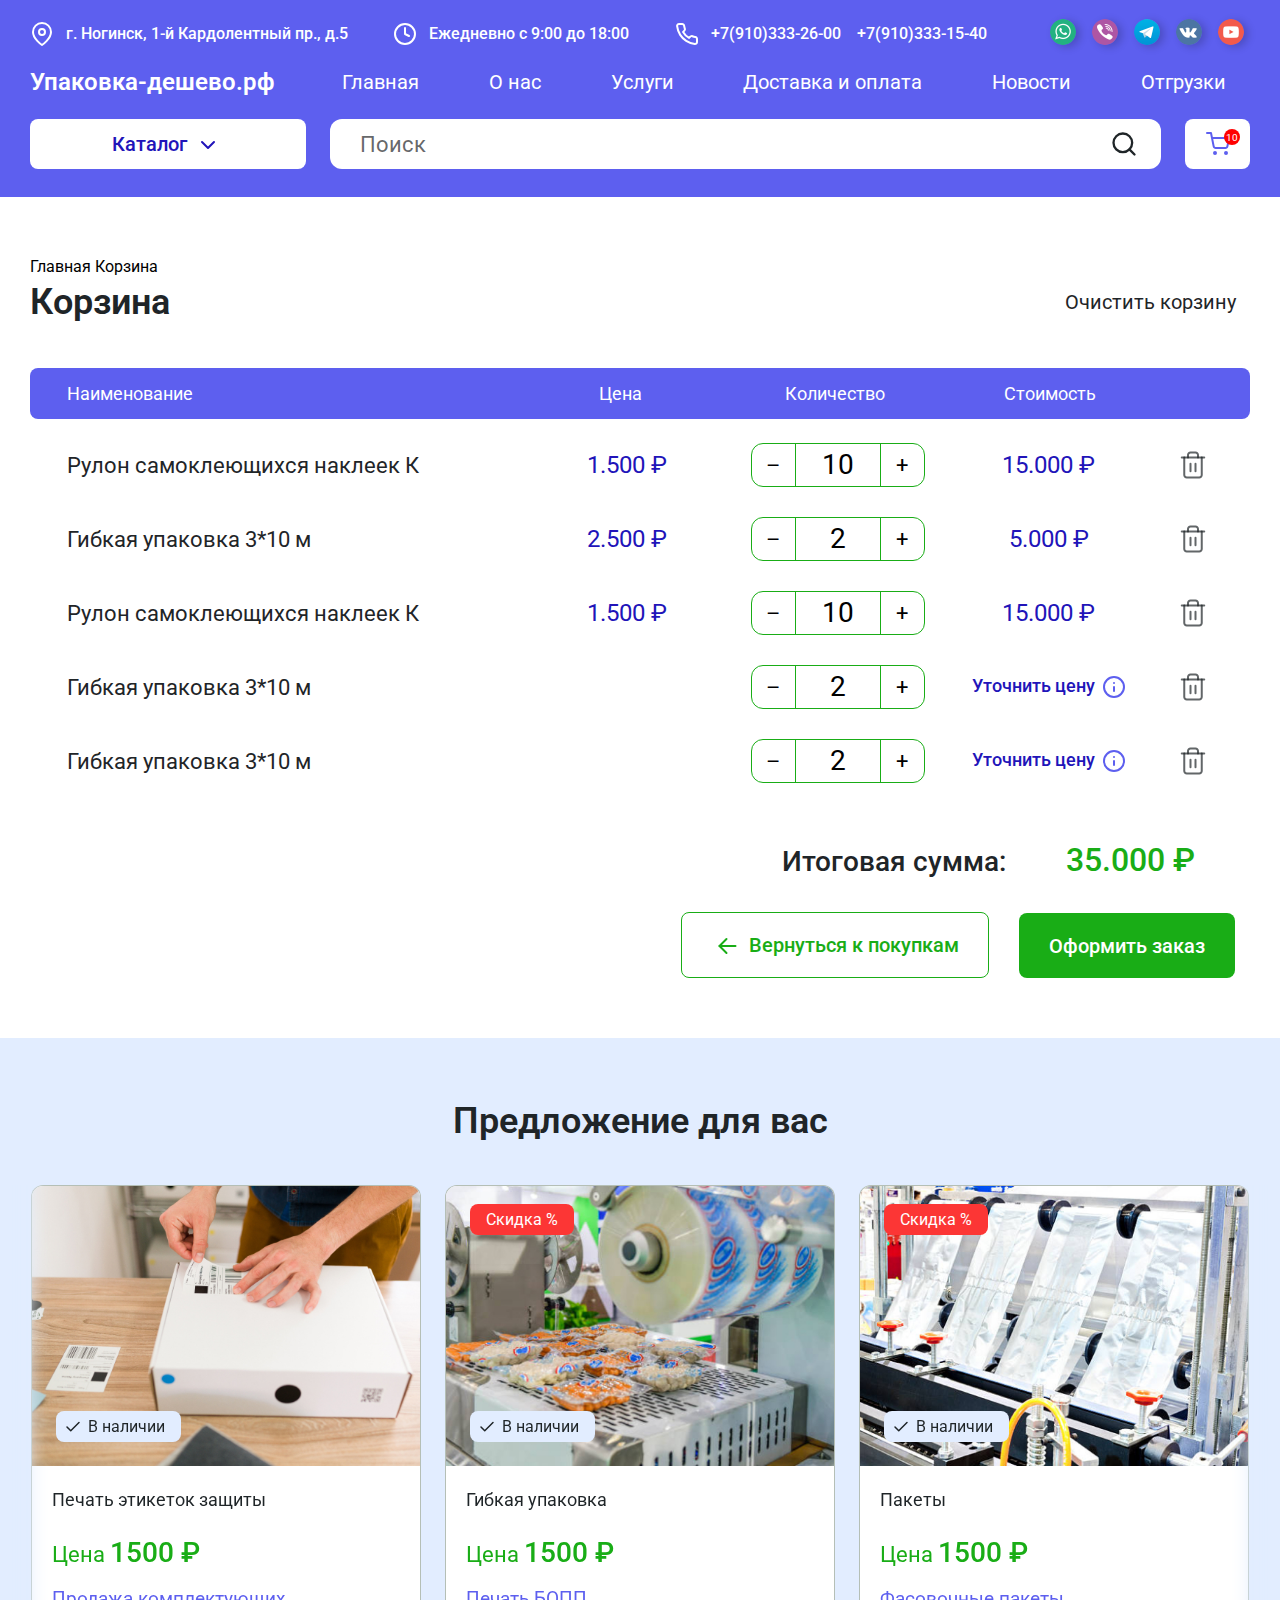
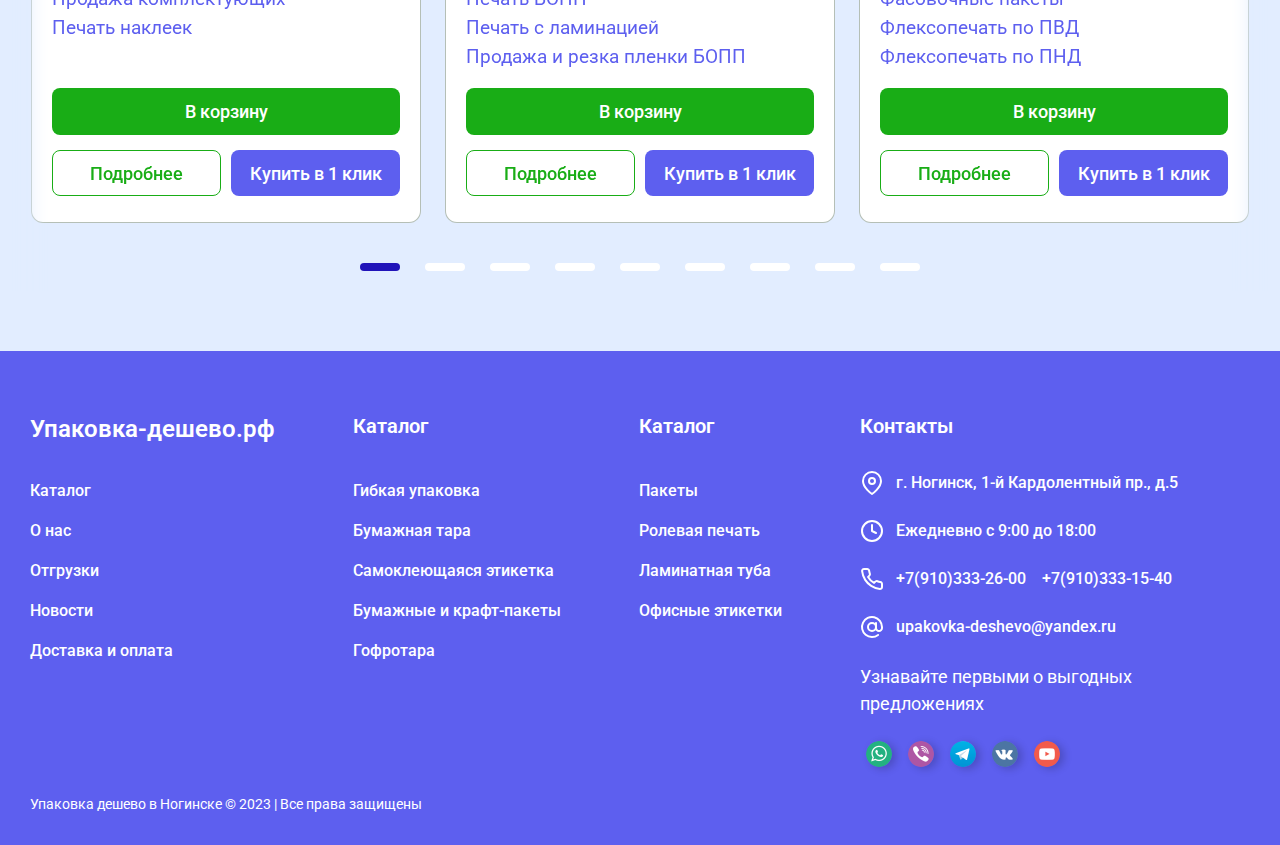
<file: cart.html>
<!DOCTYPE html>
<html lang="ru">

<head>
    <meta charset="UTF-8">
    <meta http-equiv="X-UA-Compatible" content="IE=edge">
    <meta name="viewport" content="width=device-width, initial-scale=1.0">
    <title>doc</title>

    <link rel="preconnect" href="https://fonts.googleapis.com">
    <link rel="preconnect" href="https://fonts.gstatic.com" crossorigin>
    <link href="https://fonts.googleapis.com/css2?family=Roboto:wght@300;400;500;700&display=swap" rel="stylesheet">

    <link rel="stylesheet" href="./css/style.css?ver=56789">
</head>

<body>
    <header class="header">
        <div class="header-top">
            <button class="btn-menu"><span></span></button>
            <p class="connect">
                <img src="img/location.svg" alt="img">
                г. Ногинск, 1-й Кардолентный пр., д.5
            </p>
            <p class="connect">
                <img src="img/time.svg" alt="img">
                Ежедневно с 9:00 до 18:00
            </p>
            <p class="connect phone">
                <img src="img/call.svg" alt="img">
                <a href="tel:+79103332600">+7(910)333-26-00</a>
                <a href="tel:+79103331540">+7(910)333-15-40</a>
            </p>
            <div class="social">
                <a href="#" target="_blank"><img src="img/wa.png" alt="img"></a>
                <a href="#" target="_blank"><img src="img/vb.png" alt="img"></a>
                <a href="#" target="_blank"><img src="img/tg.png" alt="img"></a>
                <a href="#" target="_blank"><img src="img/vk.png" alt="img"></a>
                <a href="#" target="_blank"><img src="img/yt.png" alt="img"></a>
            </div>
        </div>
        <div class="header-middle">
            <a href="./index.html" class="logo">Упаковка-дешево.рф</a>
            <nav class="navbar">
                <a href="./index.html">Главная</a>
                <a href="./about.html">О нас</a>
                <a href="./services.html">Услуги</a>
                <a href="./delivery.html">Доставка и оплата</a>
                <a href="./news.html">Новости</a>
                <a href="./shipments.html">Отгрузки</a>
            </nav>
        </div>
        <div class="header-bottom">
            <button class="btn btn-catalogue" data-modal="modal-catalogue">Каталог <img src="img/arrow-down.svg" alt="">
            </button>
            <form class="search">
                <input type="search" placeholder="Поиск">
                <button type="submit"></button>
            </form>
            <a href="./cart.html" class="btn btn-cart" data-cart="10"></a>
        </div>
    </header>

    <section class="cart">
        <div class="container">
            <nav class="path">
                <a href="./index.html">Главная</a>
                <a href="./cart.html">Корзина</a>
            </nav>

            <div class="wrap wrap-title">
                <h2>Корзина</h2>
                <button class="cart__clear">Очистить корзину</button>
            </div>

            <p class="cart-header wrap">
                <span>Наименование</span>
                <span>Цена</span>
                <span>Количество </span>
                <span>Стоимость</span>
            </p>

            <div class="cart-item">
                <img src="img/carbord.jpg" alt="carbord" class="cart-item__img">
                <p class="cart-item__heading">Рулон самоклеющихся наклеек К</p>
                <p class="cart-item__price">1.500 ₽</p>
                <div class="amountCounter">
                    <button class="amountCounter__remove">–</button>
                    <input type="text" value="10">
                    <button class="amountCounter__add">+</button>
                </div>
                <p class="cart-item__total">15.000 ₽</p>
                <button class="cart-item__delete"></button>
            </div>
            <div class="cart-item">
                <img src="img/carbord.jpg" alt="carbord" class="cart-item__img">
                <p class="cart-item__heading">Гибкая упаковка 3*10 м</p>
                <p class="cart-item__price">2.500 ₽</p>
                <div class="amountCounter">
                    <button class="amountCounter__remove">–</button>
                    <input type="text" value="2">
                    <button class="amountCounter__add">+</button>
                </div>
                <p class="cart-item__total">5.000 ₽</p>
                <button class="cart-item__delete"></button>
            </div>
            <div class="cart-item">
                <img src="img/carbord.jpg" alt="carbord" class="cart-item__img">
                <p class="cart-item__heading">Рулон самоклеющихся наклеек К</p>
                <p class="cart-item__price">1.500 ₽</p>
                <div class="amountCounter">
                    <button class="amountCounter__remove">–</button>
                    <input type="text" value="10">
                    <button class="amountCounter__add">+</button>
                </div>
                <p class="cart-item__total">15.000 ₽</p>
                <button class="cart-item__delete"></button>
            </div>
            <div class="cart-item skip">
                <img src="img/carbord.jpg" alt="carbord" class="cart-item__img">
                <p class="cart-item__heading">Гибкая упаковка 3*10 м</p>
                <p class="cart-item__price">
                    <span class="specify">
                        Уточнить цену
                        <span class="specify-content">
                            Наличие и цены уточняйте
                            у менеджеров через заявку
                            или звонок.
                        </span>
                    </span>
                </p>
                <div class="amountCounter">
                    <button class="amountCounter__remove">–</button>
                    <input type="text" value="2">
                    <button class="amountCounter__add">+</button>
                </div>
                <p class="cart-item__total">
                    <span class="specify">
                        Уточнить цену
                        <span class="specify-content">
                            Наличие и цены уточняйте
                            у менеджеров через заявку
                            или звонок.
                        </span>
                    </span>
                </p>
                <button class="cart-item__delete"></button>
            </div>
            <div class="cart-item skip">
                <img src="img/carbord.jpg" alt="carbord" class="cart-item__img">
                <p class="cart-item__heading">Гибкая упаковка 3*10 м</p>
                <p class="cart-item__price">
                    <span class="specify">
                        Уточнить цену
                        <span class="specify-content">
                            Наличие и цены уточняйте
                            у менеджеров через заявку
                            или звонок.
                        </span>
                    </span>
                </p>
                <div class="amountCounter">
                    <button class="amountCounter__remove">–</button>
                    <input type="text" value="2">
                    <button class="amountCounter__add">+</button>
                </div>
                <p class="cart-item__total">
                    <span class="specify">
                        Уточнить цену
                        <span class="specify-content">
                            Наличие и цены уточняйте
                            у менеджеров через заявку
                            или звонок.
                        </span>
                    </span>
                </p>
                <button class="cart-item__delete"></button>
            </div>
            <p class="total">
                <span class="total__text">Итоговая сумма:</span>
                <span class="total__price">35.000 ₽</span>
            </p>
            <div class="wrap cart-footer">
                <a href="#" class="btn btn_outline"><img src="img/arrow-left.svg" alt="img"> Вернуться к покупкам</a>
                <a href="./ordering.html" class="btn cart_order">Оформить заказ</a>
            </div>
        </div>
    </section>

    <section class="bg">
        <h2>Предложение для вас</h2>
        <div class="pdct-slider shadow">
            <div class="pdct pdct_big">
                <div class="pdct-img">
                    <span class="in_stock">В наличии</span>
                    <span class="discount">Скидка %</span>
                    <img src="img/product-1.jpg" alt="product">
                </div>
                <div class="pdct-title">
                    <p class="p-name product__heading">Гибкая упаковка</p>
                    <p class="pdct__price">Цена <i class="p-price">1500 ₽</i></p>
                    <a href="#" class="pdct__list">Печать БОПП</a>
                    <a href="#" class="pdct__list">Печать с ламинацией</a>
                    <a href="#" class="pdct__list">Продажа и резка пленки БОПП</a>
                </div>
                <div class="wrap">
                    <button class="sm btn">В корзину</button>
                    <a href="#" class="sm btn btn_outline">Подробнее</a>
                    <button class="sm btn btn_second" data-modal="modal-click">Купить в 1 клик</button>
                </div>
            </div>
            <div class="pdct pdct_big">
                <div class="pdct-img">
                    <span class="in_stock">В наличии</span>
                    <span class="discount">Скидка %</span>
                    <img src="img/product-2.jpg" alt="product">
                </div>
                <div class="pdct-title">
                    <p class="p-name product__heading">Пакеты</p>
                    <p class="pdct__price">Цена <i class="p-price">1500 ₽</i></p>
                    <a href="#" class="pdct__list">Фасовочные пакеты</a>
                    <a href="#" class="pdct__list">Флексопечать по ПВД</a>
                    <a href="#" class="pdct__list">Флексопечать по ПНД</a>
                </div>
                <div class="wrap">
                    <button class="sm btn">В корзину</button>
                    <a href="#" class="sm btn btn_outline">Подробнее</a>
                    <button class="sm btn btn_second" data-modal="modal-click">Купить в 1 клик</button>
                </div>
            </div>
            <div class="pdct pdct_big">
                <div class="pdct-img">
                    <span class="in_stock">В наличии</span>
                    <img src="img/product-3.jpg" alt="product">
                </div>
                <div class="pdct-title">
                    <p class="p-name product__heading">Самоклеющаяся этикетка</p>
                    <p class="pdct__price">Цена <i class="p-price">1500 ₽</i></p>
                    <a href="#" class="pdct__list">Все виды этикеток</a>
                    <a href="#" class="pdct__list">Наклейки, стикеры</a>
                    <a href="#" class="pdct__list">Узкорулонная печать</a>
                </div>
                <div class="wrap">
                    <button class="sm btn">В корзину</button>
                    <a href="#" class="sm btn btn_outline">Подробнее</a>
                    <button class="sm btn btn_second" data-modal="modal-click">Купить в 1 клик</button>
                </div>
            </div>
            <div class="pdct pdct_big">
                <div class="pdct-img">
                    <span class="in_stock">В наличии</span>
                    <img src="img/product-4.jpg" alt="product">
                </div>
                <div class="pdct-title">
                    <p class="p-name product__heading">Бумажные и крафт-пакеты</p>
                    <p class="pdct__price">Цена <i class="p-price">1500 ₽</i></p>
                    <a href="#" class="pdct__list">Пакеты для строительных смесей</a>
                    <a href="#" class="pdct__list">Пакеты для угля</a>
                    <a href="#" class="pdct__list">Пакеты для наполнителя</a>
                </div>
                <div class="wrap">
                    <button class="sm btn">В корзину</button>
                    <a href="#" class="sm btn btn_outline">Подробнее</a>
                    <button class="sm btn btn_second" data-modal="modal-click">Купить в 1 клик</button>
                </div>
            </div>
            <div class="pdct pdct_big">
                <div class="pdct-img">
                    <span class="in_stock">В наличии</span>
                    <span class="new">Новинка</span>
                    <img src="img/product-5.jpg" alt="product">
                </div>
                <div class="pdct-title">
                    <p class="p-name product__heading">Гофротара</p>
                    <p class="pdct__price">Цена <i class="p-price">1500 ₽</i></p>
                    <a href="#" class="pdct__list">Четырехклапанные короба</a>
                    <a href="#" class="pdct__list">Короба со сложной высечкой</a>
                    <a href="#" class="pdct__list">Печать по гофрокартону</a>
                </div>
                <div class="wrap">
                    <button class="sm btn">В корзину</button>
                    <a href="#" class="sm btn btn_outline">Подробнее</a>
                    <button class="sm btn btn_second" data-modal="modal-click">Купить в 1 клик</button>
                </div>
            </div>
            <div class="pdct pdct_big">
                <div class="pdct-img">
                    <span class="in_stock">В наличии</span>
                    <span class="new">Новинка</span>
                    <img src="img/product-6.jpg" alt="product">
                </div>
                <div class="pdct-title">
                    <p class="p-name product__heading">Бумажная тара</p>
                    <p class="pdct__price">Цена <i class="p-price">1500 ₽</i></p>
                    <a href="#" class="pdct__list">Картонные втулки (гильзы, шпули)</a>
                    <a href="#" class="pdct__list">Бумажные стаканчики</a>
                    <a href="#" class="pdct__list">Одноразовая посуда</a>
                </div>
                <div class="wrap">
                    <button class="sm btn">В корзину</button>
                    <a href="#" class="sm btn btn_outline">Подробнее</a>
                    <button class="sm btn btn_second" data-modal="modal-click">Купить в 1 клик</button>
                </div>
            </div>
            <div class="pdct pdct_big">
                <div class="pdct-img">
                    <span class="in_stock">В наличии</span>
                    <span class="new">Новинка</span>
                    <img src="img/product-7.jpg" alt="product">
                </div>
                <div class="pdct-title">
                    <p class="p-name product__heading">Ролевая печать</p>
                    <p class="pdct__price">Цена <i class="p-price">1500 ₽</i></p>
                    <a href="#" class="pdct__list">Печать листовок</a>
                    <a href="#" class="pdct__list">Работа на давальческом сырье</a>
                </div>
                <div class="wrap">
                    <button class="sm btn">В корзину</button>
                    <a href="#" class="sm btn btn_outline">Подробнее</a>
                    <button class="sm btn btn_second" data-modal="modal-click">Купить в 1 клик</button>
                </div>
            </div>
            <div class="pdct pdct_big">
                <div class="pdct-img">
                    <span class="in_stock">В наличии</span>
                    <img src="img/product-8.jpg" alt="product">
                </div>
                <div class="pdct-title">
                    <p class="p-name product__heading">Ламинатная туба</p>
                    <p class="pdct__price">Цена <i class="p-price">1500 ₽</i></p>
                    <a href="#" class="pdct__list">Офсетные этикетки</a>
                    <a href="#" class="pdct__list">Печать тубного ламината</a>
                </div>
                <div class="wrap">
                    <button class="sm btn">В корзину</button>
                    <a href="#" class="sm btn btn_outline">Подробнее</a>
                    <button class="sm btn btn_second" data-modal="modal-click">Купить в 1 клик</button>
                </div>
            </div>
            <div class="pdct pdct_big">
                <div class="pdct-img">
                    <span class="in_stock">В наличии</span>
                    <img src="img/product-9.jpg" alt="product">
                </div>
                <div class="pdct-title">
                    <p class="p-name product__heading">Печать этикеток защиты</p>
                    <p class="pdct__price">Цена <i class="p-price">1500 ₽</i></p>
                    <a href="#" class="pdct__list">Продажа комплектующих</a>
                    <a href="#" class="pdct__list">Печать наклеек</a>
                </div>
                <div class="wrap">
                    <button class="sm btn">В корзину</button>
                    <a href="#" class="sm btn btn_outline">Подробнее</a>
                    <button class="sm btn btn_second" data-modal="modal-click">Купить в 1 клик</button>
                </div>
            </div>
        </div>
    </section>

    <footer class="footer">
        <div class="container wrap">
            <nav class="col">
                <a href="#" class="logo">Упаковка-дешево.рф</a>
                <a href="#">Каталог</a>
                <a href="#">О нас</a>
                <a href="#">Отгрузки</a>
                <a href="#">Новости</a>
                <a href="#">Доставка и оплата</a>
            </nav>
            <nav class="col">
                <p class="footer__heading">Каталог</p>
                <a href="#">Гибкая упаковка</a>
                <a href="#">Бумажная тара</a>
                <a href="#">Самоклеющаяся этикетка</a>
                <a href="#">Бумажные и крафт-пакеты</a>
                <a href="#">Гофротара</a>
            </nav>
            <nav class="col">
                <p class="footer__heading">Каталог</p>
                <a href="#">Пакеты</a>
                <a href="#">Ролевая печать</a>
                <a href="#">Ламинатная туба</a>
                <a href="#">Офисные этикетки</a>
            </nav>
            <div class="col">
                <p class="footer__heading">Контакты</p>
                <p class="connect">
                    <img src="img/location.svg" alt="img">
                    г. Ногинск, 1-й Кардолентный пр., д.5
                </p>
                <p class="connect">
                    <img src="img/time.svg" alt="img">
                    Ежедневно с 9:00 до 18:00
                </p>
                <p class="connect">
                    <img src="img/call.svg" alt="img">
                    <a href="tel:+79103332600">+7(910)333-26-00</a>
                    <a href="tel:+79103331540">+7(910)333-15-40</a>
                </p>
                <p class="connect">
                    <img src="img/email.svg" alt="img">
                    <a href="mailto:upakovka-deshevo@yandex.ru">upakovka-deshevo@yandex.ru</a>
                </p>
                <p class="footer__info">Узнавайте первыми о выгодных предложениях</p>
                <div class="social">
                    <a href="#" target="_blank"><img src="img/wa.png" alt="img"></a>
                    <a href="#" target="_blank"><img src="img/vb.png" alt="img"></a>
                    <a href="#" target="_blank"><img src="img/tg.png" alt="img"></a>
                    <a href="#" target="_blank"><img src="img/vk.png" alt="img"></a>
                    <a href="#" target="_blank"><img src="img/yt.png" alt="img"></a>
                </div>
            </div>
        </div>
        <p class="container footer-bottom">
            Упаковка дешево в Ногинске © 2023 | Все права защищены
        </p>
    </footer>

   <div class="modal modal-catalogue" id="modal-catalogue">
        <div class="modal-content">
            <button class="modal-close">&#x2715;</button>
            <h2>Каталог</h2>
            <div class="wrap">
                <div class="item">
                    <p class="item__heading">Гибкая упаковка</p>
                    <ul>
                        <li><a href="#">Печать БОПП, СПП, ПВД, ПНД</a></li>
                        <li><a href="#">Печать с ламинацией</a></li>
                        <li><a href="#">Продажа и резка пленки БОПП, СПП</a></li>
                        <li><a href="#">Полистирол и полимерные материалы </a></li>
                        <li><a href="#">Межслойная печать</a></li>
                        <li><a href="#">Широкорулонная флексопечать</a></li>
                    </ul>
                </div>
                <div class="item">
                    <p class="item__heading"> Гофротара</p>
                    <ul>
                        <li><a href="#">Четырехклапанные короба</a></li>
                        <li><a href="#">Короба со сложной высечкой </a></li>
                        <li><a href="#">Печать по гофрокартону</a></li>
                        <li><a href="#">Четырехклапанные короба</a></li>
                        <li><a href="#">Короба со сложной высечкой </a></li>
                        <li><a href="#">Печать по гофрокартону</a></li>
                    </ul>
                </div>
                <div class="item">
                    <p class="item__heading">Бумажные и крафт-пакеты</p>
                    <ul>
                        <li><a href="#">Пакеты для строительных смесей</a></li>
                        <li><a href="#">Пакеты для угля</a></li>
                        <li><a href="#">Пакеты для наполнителя</a></li>
                        <li><a href="#">Пакеты для строительных смесей</a></li>
                        <li><a href="#">Пакеты для угля</a></li>
                        <li><a href="#">Пакеты для наполнителя</a></li>
                    </ul>
                </div>
                <div class="item">
                    <p class="item__heading">Ламинатная туба</p>
                    <ul>
                        <li><a href="#">Печать тубного ламината</a></li>
                        <li><a href="#">Продажа комплектующих</a></li>
                        <li><a href="#">Тубирование</a></li>
                        <li><a href="#">Печать тубного ламината</a></li>
                        <li><a href="#">Продажа комплектующих</a></li>
                        <li><a href="#">Тубирование</a></li>
                    </ul>
                </div>
                <div class="item">
                    <p class="item__heading">Пакеты</p>
                    <ul>
                        <li><a href="#">Фасовочные пакеты</a></li>
                        <li><a href="#">Флексопечать по ПНД, ПВД, БОПП</a></li>
                        <li><a href="#">Упаковка для продуктов</a></li>
                        <li><a href="#">Фасовочные пакеты</a></li>
                        <li><a href="#">Флексопечать по ПНД, ПВД, БОПП</a></li>
                        <li><a href="#">Упаковка для продуктов</a></li>
                    </ul>
                </div>
                <div class="item">
                    <p class="item__heading"> Офсетные этикетки</p>
                    <ul>
                        <li><a href="#">Печать этикеток защиты</a></li>
                        <li><a href="#">Печать наклеек</a></li>
                        <li><a href="#">Визитки</a></li>
                        <li><a href="#">Печать этикеток защиты</a></li>
                        <li><a href="#">Печать наклеек</a></li>
                        <li><a href="#">Визитки</a></li>
                    </ul>
                </div>
                <div class="item">
                    <p class="item__heading">Бумажная тара</p>
                    <ul>
                        <li><a href="#">Картонные втулки (гильзы, шпули)</a></li>
                        <li><a href="#">Бумажные стаканчики </a></li>
                        <li><a href="#">Одноразовая посуда</a></li>
                    </ul>
                </div>
                <div class="item">
                    <p class="item__heading">Самоклеющаяся этикетка</p>
                    <ul>
                        <li><a href="#">Все виды этикеток</a></li>
                        <li><a href="#">Наклейки, стикеры</a></li>
                        <li><a href="#">Узкорулонная печать</a></li>
                    </ul>
                </div>
                <div class="item">
                    <p class="item__heading">Ролевая печать</p>
                    <ul>
                        <li><a href="#">Печать листовок</a></li>
                        <li><a href="#">Работа на давальческом сырье</a></li>
                    </ul>
                </div>
            </div>
            <a href="#" class="btn">Посмотреть все категории</a>
        </div>
    </div>

    <script src="./js/jquery-3.4.1.min.js"></script>
    <script src="./js/slick.min.js"></script>
    <script src="./js/scripts.js?ver=56789"></script>
</body>

</html>
</file>
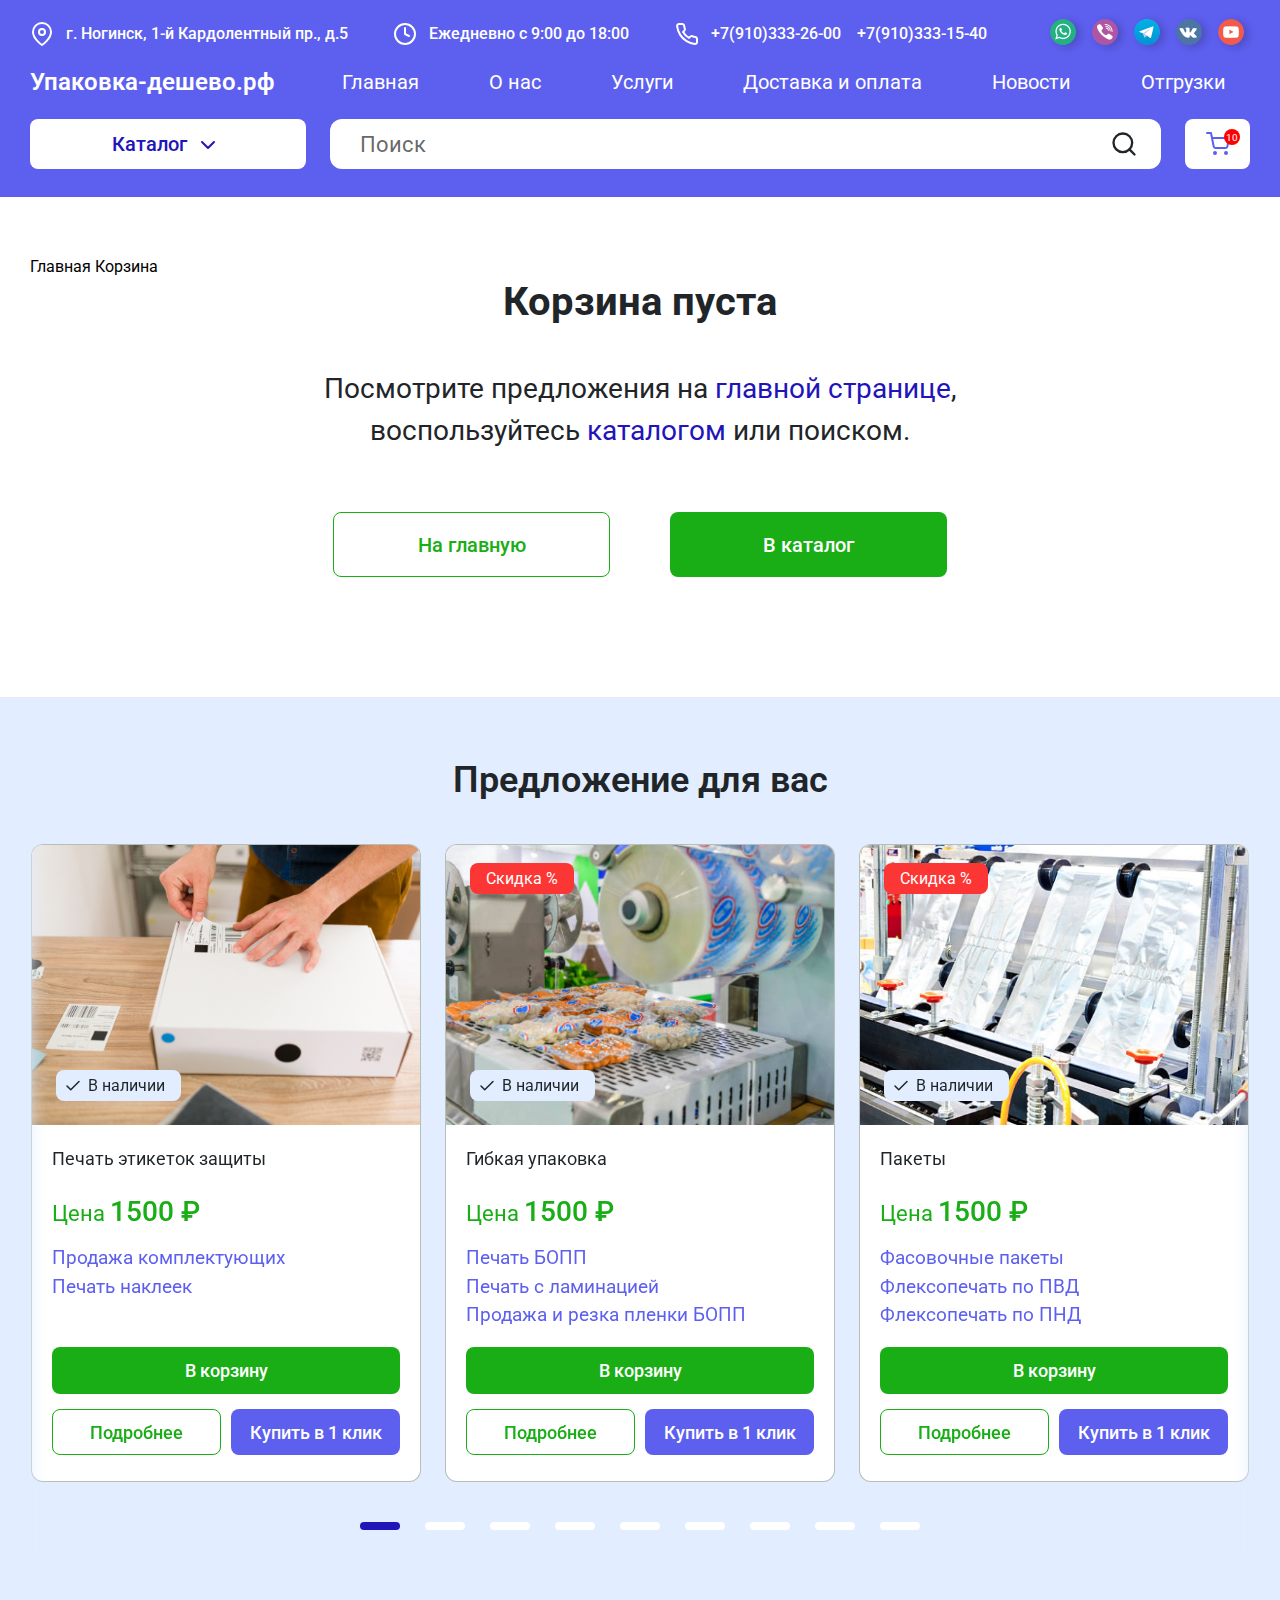
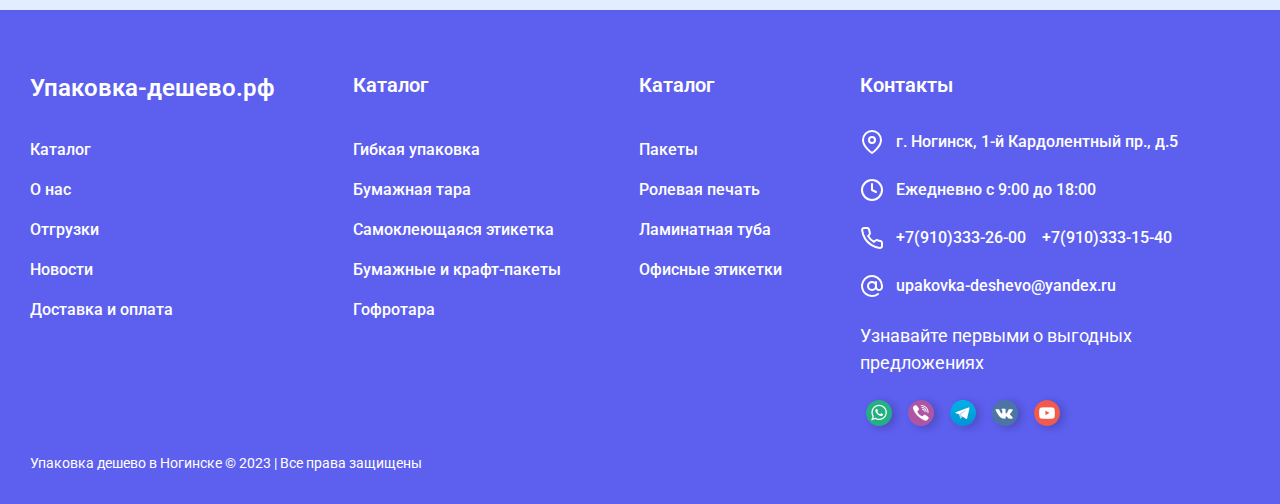
<file: cart_empty.html>
<!DOCTYPE html>
<html lang="ru">

<head>
    <meta charset="UTF-8">
    <meta http-equiv="X-UA-Compatible" content="IE=edge">
    <meta name="viewport" content="width=device-width, initial-scale=1.0">
    <title>doc</title>

    <link rel="preconnect" href="https://fonts.googleapis.com">
    <link rel="preconnect" href="https://fonts.gstatic.com" crossorigin>
    <link href="https://fonts.googleapis.com/css2?family=Roboto:wght@300;400;500;700&display=swap" rel="stylesheet">

    <link rel="stylesheet" href="./css/style.css?ver=56789">
</head>

<body>
    <header class="header">
        <div class="header-top">
            <button class="btn-menu"><span></span></button>
            <p class="connect">
                <img src="img/location.svg" alt="img">
                г. Ногинск, 1-й Кардолентный пр., д.5
            </p>
            <p class="connect">
                <img src="img/time.svg" alt="img">
                Ежедневно с 9:00 до 18:00
            </p>
            <p class="connect phone">
                <img src="img/call.svg" alt="img">
                <a href="tel:+79103332600">+7(910)333-26-00</a>
                <a href="tel:+79103331540">+7(910)333-15-40</a>
            </p>
            <div class="social">
                <a href="#" target="_blank"><img src="img/wa.png" alt="img"></a>
                <a href="#" target="_blank"><img src="img/vb.png" alt="img"></a>
                <a href="#" target="_blank"><img src="img/tg.png" alt="img"></a>
                <a href="#" target="_blank"><img src="img/vk.png" alt="img"></a>
                <a href="#" target="_blank"><img src="img/yt.png" alt="img"></a>
            </div>
        </div>
        <div class="header-middle">
            <a href="./index.html" class="logo">Упаковка-дешево.рф</a>
            <nav class="navbar">
                <a href="./index.html">Главная</a>
                <a href="./about.html">О нас</a>
                <a href="./services.html">Услуги</a>
                <a href="./delivery.html">Доставка и оплата</a>
                <a href="./news.html">Новости</a>
                <a href="./shipments.html">Отгрузки</a>
            </nav>
        </div>
        <div class="header-bottom">
            <button class="btn btn-catalogue" data-modal="modal-catalogue">Каталог <img src="img/arrow-down.svg" alt="">
            </button>
            <form class="search">
                <input type="search" placeholder="Поиск">
                <button type="submit"></button>
            </form>
            <a href="./cart.html" class="btn btn-cart" data-cart="10"></a>
        </div>
    </header>

    <section class="cart">
        <div class="container">
            <nav class="path">
                <a href="./index.html">Главная</a>
                <a href="./cart.html">Корзина</a>
            </nav>

            <div class="cart-empty">
                <h1>Корзина пуста</h1>
                <p>
                    Посмотрите предложения на <a href="./index.html">главной  странице</a>, воспользуйтесь <a href="./catalogue.html">каталогом</a> или поиском.
                </p>
                <div class="wrap">
                    <a href="./index.html" class="btn btn_outline">На главную</a>
                    <a href="./catalogue.html" class="btn">В каталог</a>
                </div>
            </div>
        </div>
    </section>

    <section class="bg">
        <h2>Предложение для вас</h2>
        <div class="pdct-slider shadow">
            <div class="pdct pdct_big">
                <div class="pdct-img">
                    <span class="in_stock">В наличии</span>
                    <span class="discount">Скидка %</span>
                    <img src="img/product-1.jpg" alt="product">
                </div>
                <div class="pdct-title">
                    <p class="p-name product__heading">Гибкая упаковка</p>
                    <p class="pdct__price">Цена <i class="p-price">1500 ₽</i></p>
                    <a href="#" class="pdct__list">Печать БОПП</a>
                    <a href="#" class="pdct__list">Печать с ламинацией</a>
                    <a href="#" class="pdct__list">Продажа и резка пленки БОПП</a>
                </div>
                <div class="wrap">
                    <button class="sm btn">В корзину</button>
                    <a href="#" class="sm btn btn_outline">Подробнее</a>
                    <button class="sm btn btn_second" data-modal="modal-click">Купить в 1 клик</button>
                </div>
            </div>
            <div class="pdct pdct_big">
                <div class="pdct-img">
                    <span class="in_stock">В наличии</span>
                    <span class="discount">Скидка %</span>
                    <img src="img/product-2.jpg" alt="product">
                </div>
                <div class="pdct-title">
                    <p class="p-name product__heading">Пакеты</p>
                    <p class="pdct__price">Цена <i class="p-price">1500 ₽</i></p>
                    <a href="#" class="pdct__list">Фасовочные пакеты</a>
                    <a href="#" class="pdct__list">Флексопечать по ПВД</a>
                    <a href="#" class="pdct__list">Флексопечать по ПНД</a>
                </div>
                <div class="wrap">
                    <button class="sm btn">В корзину</button>
                    <a href="#" class="sm btn btn_outline">Подробнее</a>
                    <button class="sm btn btn_second" data-modal="modal-click">Купить в 1 клик</button>
                </div>
            </div>
            <div class="pdct pdct_big">
                <div class="pdct-img">
                    <span class="in_stock">В наличии</span>
                    <img src="img/product-3.jpg" alt="product">
                </div>
                <div class="pdct-title">
                    <p class="p-name product__heading">Самоклеющаяся этикетка</p>
                    <p class="pdct__price">Цена <i class="p-price">1500 ₽</i></p>
                    <a href="#" class="pdct__list">Все виды этикеток</a>
                    <a href="#" class="pdct__list">Наклейки, стикеры</a>
                    <a href="#" class="pdct__list">Узкорулонная печать</a>
                </div>
                <div class="wrap">
                    <button class="sm btn">В корзину</button>
                    <a href="#" class="sm btn btn_outline">Подробнее</a>
                    <button class="sm btn btn_second" data-modal="modal-click">Купить в 1 клик</button>
                </div>
            </div>
            <div class="pdct pdct_big">
                <div class="pdct-img">
                    <span class="in_stock">В наличии</span>
                    <img src="img/product-4.jpg" alt="product">
                </div>
                <div class="pdct-title">
                    <p class="p-name product__heading">Бумажные и крафт-пакеты</p>
                    <p class="pdct__price">Цена <i class="p-price">1500 ₽</i></p>
                    <a href="#" class="pdct__list">Пакеты для строительных смесей</a>
                    <a href="#" class="pdct__list">Пакеты для угля</a>
                    <a href="#" class="pdct__list">Пакеты для наполнителя</a>
                </div>
                <div class="wrap">
                    <button class="sm btn">В корзину</button>
                    <a href="#" class="sm btn btn_outline">Подробнее</a>
                    <button class="sm btn btn_second" data-modal="modal-click">Купить в 1 клик</button>
                </div>
            </div>
            <div class="pdct pdct_big">
                <div class="pdct-img">
                    <span class="in_stock">В наличии</span>
                    <span class="new">Новинка</span>
                    <img src="img/product-5.jpg" alt="product">
                </div>
                <div class="pdct-title">
                    <p class="p-name product__heading">Гофротара</p>
                    <p class="pdct__price">Цена <i class="p-price">1500 ₽</i></p>
                    <a href="#" class="pdct__list">Четырехклапанные короба</a>
                    <a href="#" class="pdct__list">Короба со сложной высечкой</a>
                    <a href="#" class="pdct__list">Печать по гофрокартону</a>
                </div>
                <div class="wrap">
                    <button class="sm btn">В корзину</button>
                    <a href="#" class="sm btn btn_outline">Подробнее</a>
                    <button class="sm btn btn_second" data-modal="modal-click">Купить в 1 клик</button>
                </div>
            </div>
            <div class="pdct pdct_big">
                <div class="pdct-img">
                    <span class="in_stock">В наличии</span>
                    <span class="new">Новинка</span>
                    <img src="img/product-6.jpg" alt="product">
                </div>
                <div class="pdct-title">
                    <p class="p-name product__heading">Бумажная тара</p>
                    <p class="pdct__price">Цена <i class="p-price">1500 ₽</i></p>
                    <a href="#" class="pdct__list">Картонные втулки (гильзы, шпули)</a>
                    <a href="#" class="pdct__list">Бумажные стаканчики</a>
                    <a href="#" class="pdct__list">Одноразовая посуда</a>
                </div>
                <div class="wrap">
                    <button class="sm btn">В корзину</button>
                    <a href="#" class="sm btn btn_outline">Подробнее</a>
                    <button class="sm btn btn_second" data-modal="modal-click">Купить в 1 клик</button>
                </div>
            </div>
            <div class="pdct pdct_big">
                <div class="pdct-img">
                    <span class="in_stock">В наличии</span>
                    <span class="new">Новинка</span>
                    <img src="img/product-7.jpg" alt="product">
                </div>
                <div class="pdct-title">
                    <p class="p-name product__heading">Ролевая печать</p>
                    <p class="pdct__price">Цена <i class="p-price">1500 ₽</i></p>
                    <a href="#" class="pdct__list">Печать листовок</a>
                    <a href="#" class="pdct__list">Работа на давальческом сырье</a>
                </div>
                <div class="wrap">
                    <button class="sm btn">В корзину</button>
                    <a href="#" class="sm btn btn_outline">Подробнее</a>
                    <button class="sm btn btn_second" data-modal="modal-click">Купить в 1 клик</button>
                </div>
            </div>
            <div class="pdct pdct_big">
                <div class="pdct-img">
                    <span class="in_stock">В наличии</span>
                    <img src="img/product-8.jpg" alt="product">
                </div>
                <div class="pdct-title">
                    <p class="p-name product__heading">Ламинатная туба</p>
                    <p class="pdct__price">Цена <i class="p-price">1500 ₽</i></p>
                    <a href="#" class="pdct__list">Офсетные этикетки</a>
                    <a href="#" class="pdct__list">Печать тубного ламината</a>
                </div>
                <div class="wrap">
                    <button class="sm btn">В корзину</button>
                    <a href="#" class="sm btn btn_outline">Подробнее</a>
                    <button class="sm btn btn_second" data-modal="modal-click">Купить в 1 клик</button>
                </div>
            </div>
            <div class="pdct pdct_big">
                <div class="pdct-img">
                    <span class="in_stock">В наличии</span>
                    <img src="img/product-9.jpg" alt="product">
                </div>
                <div class="pdct-title">
                    <p class="p-name product__heading">Печать этикеток защиты</p>
                    <p class="pdct__price">Цена <i class="p-price">1500 ₽</i></p>
                    <a href="#" class="pdct__list">Продажа комплектующих</a>
                    <a href="#" class="pdct__list">Печать наклеек</a>
                </div>
                <div class="wrap">
                    <button class="sm btn">В корзину</button>
                    <a href="#" class="sm btn btn_outline">Подробнее</a>
                    <button class="sm btn btn_second" data-modal="modal-click">Купить в 1 клик</button>
                </div>
            </div>
        </div>
    </section>

    <footer class="footer">
        <div class="container wrap">
            <nav class="col">
                <a href="#" class="logo">Упаковка-дешево.рф</a>
                <a href="#">Каталог</a>
                <a href="#">О нас</a>
                <a href="#">Отгрузки</a>
                <a href="#">Новости</a>
                <a href="#">Доставка и оплата</a>
            </nav>
            <nav class="col">
                <p class="footer__heading">Каталог</p>
                <a href="#">Гибкая упаковка</a>
                <a href="#">Бумажная тара</a>
                <a href="#">Самоклеющаяся этикетка</a>
                <a href="#">Бумажные и крафт-пакеты</a>
                <a href="#">Гофротара</a>
            </nav>
            <nav class="col">
                <p class="footer__heading">Каталог</p>
                <a href="#">Пакеты</a>
                <a href="#">Ролевая печать</a>
                <a href="#">Ламинатная туба</a>
                <a href="#">Офисные этикетки</a>
            </nav>
            <div class="col">
                <p class="footer__heading">Контакты</p>
                <p class="connect">
                    <img src="img/location.svg" alt="img">
                    г. Ногинск, 1-й Кардолентный пр., д.5
                </p>
                <p class="connect">
                    <img src="img/time.svg" alt="img">
                    Ежедневно с 9:00 до 18:00
                </p>
                <p class="connect">
                    <img src="img/call.svg" alt="img">
                    <a href="tel:+79103332600">+7(910)333-26-00</a>
                    <a href="tel:+79103331540">+7(910)333-15-40</a>
                </p>
                <p class="connect">
                    <img src="img/email.svg" alt="img">
                    <a href="mailto:upakovka-deshevo@yandex.ru">upakovka-deshevo@yandex.ru</a>
                </p>
                <p class="footer__info">Узнавайте первыми о выгодных предложениях</p>
                <div class="social">
                    <a href="#" target="_blank"><img src="img/wa.png" alt="img"></a>
                    <a href="#" target="_blank"><img src="img/vb.png" alt="img"></a>
                    <a href="#" target="_blank"><img src="img/tg.png" alt="img"></a>
                    <a href="#" target="_blank"><img src="img/vk.png" alt="img"></a>
                    <a href="#" target="_blank"><img src="img/yt.png" alt="img"></a>
                </div>
            </div>
        </div>
        <p class="container footer-bottom">
            Упаковка дешево в Ногинске © 2023 | Все права защищены
        </p>
    </footer>

   <div class="modal modal-catalogue" id="modal-catalogue">
        <div class="modal-content">
            <button class="modal-close">&#x2715;</button>
            <h2>Каталог</h2>
            <div class="wrap">
                <div class="item">
                    <p class="item__heading">Гибкая упаковка</p>
                    <ul>
                        <li><a href="#">Печать БОПП, СПП, ПВД, ПНД</a></li>
                        <li><a href="#">Печать с ламинацией</a></li>
                        <li><a href="#">Продажа и резка пленки БОПП, СПП</a></li>
                        <li><a href="#">Полистирол и полимерные материалы </a></li>
                        <li><a href="#">Межслойная печать</a></li>
                        <li><a href="#">Широкорулонная флексопечать</a></li>
                    </ul>
                </div>
                <div class="item">
                    <p class="item__heading"> Гофротара</p>
                    <ul>
                        <li><a href="#">Четырехклапанные короба</a></li>
                        <li><a href="#">Короба со сложной высечкой </a></li>
                        <li><a href="#">Печать по гофрокартону</a></li>
                        <li><a href="#">Четырехклапанные короба</a></li>
                        <li><a href="#">Короба со сложной высечкой </a></li>
                        <li><a href="#">Печать по гофрокартону</a></li>
                    </ul>
                </div>
                <div class="item">
                    <p class="item__heading">Бумажные и крафт-пакеты</p>
                    <ul>
                        <li><a href="#">Пакеты для строительных смесей</a></li>
                        <li><a href="#">Пакеты для угля</a></li>
                        <li><a href="#">Пакеты для наполнителя</a></li>
                        <li><a href="#">Пакеты для строительных смесей</a></li>
                        <li><a href="#">Пакеты для угля</a></li>
                        <li><a href="#">Пакеты для наполнителя</a></li>
                    </ul>
                </div>
                <div class="item">
                    <p class="item__heading">Ламинатная туба</p>
                    <ul>
                        <li><a href="#">Печать тубного ламината</a></li>
                        <li><a href="#">Продажа комплектующих</a></li>
                        <li><a href="#">Тубирование</a></li>
                        <li><a href="#">Печать тубного ламината</a></li>
                        <li><a href="#">Продажа комплектующих</a></li>
                        <li><a href="#">Тубирование</a></li>
                    </ul>
                </div>
                <div class="item">
                    <p class="item__heading">Пакеты</p>
                    <ul>
                        <li><a href="#">Фасовочные пакеты</a></li>
                        <li><a href="#">Флексопечать по ПНД, ПВД, БОПП</a></li>
                        <li><a href="#">Упаковка для продуктов</a></li>
                        <li><a href="#">Фасовочные пакеты</a></li>
                        <li><a href="#">Флексопечать по ПНД, ПВД, БОПП</a></li>
                        <li><a href="#">Упаковка для продуктов</a></li>
                    </ul>
                </div>
                <div class="item">
                    <p class="item__heading"> Офсетные этикетки</p>
                    <ul>
                        <li><a href="#">Печать этикеток защиты</a></li>
                        <li><a href="#">Печать наклеек</a></li>
                        <li><a href="#">Визитки</a></li>
                        <li><a href="#">Печать этикеток защиты</a></li>
                        <li><a href="#">Печать наклеек</a></li>
                        <li><a href="#">Визитки</a></li>
                    </ul>
                </div>
                <div class="item">
                    <p class="item__heading">Бумажная тара</p>
                    <ul>
                        <li><a href="#">Картонные втулки (гильзы, шпули)</a></li>
                        <li><a href="#">Бумажные стаканчики </a></li>
                        <li><a href="#">Одноразовая посуда</a></li>
                    </ul>
                </div>
                <div class="item">
                    <p class="item__heading">Самоклеющаяся этикетка</p>
                    <ul>
                        <li><a href="#">Все виды этикеток</a></li>
                        <li><a href="#">Наклейки, стикеры</a></li>
                        <li><a href="#">Узкорулонная печать</a></li>
                    </ul>
                </div>
                <div class="item">
                    <p class="item__heading">Ролевая печать</p>
                    <ul>
                        <li><a href="#">Печать листовок</a></li>
                        <li><a href="#">Работа на давальческом сырье</a></li>
                    </ul>
                </div>
            </div>
            <a href="#" class="btn">Посмотреть все категории</a>
        </div>
    </div>

    <script src="./js/jquery-3.4.1.min.js"></script>
    <script src="./js/slick.min.js"></script>
    <script src="./js/scripts.js?ver=56789"></script>
</body>

</html>
</file>
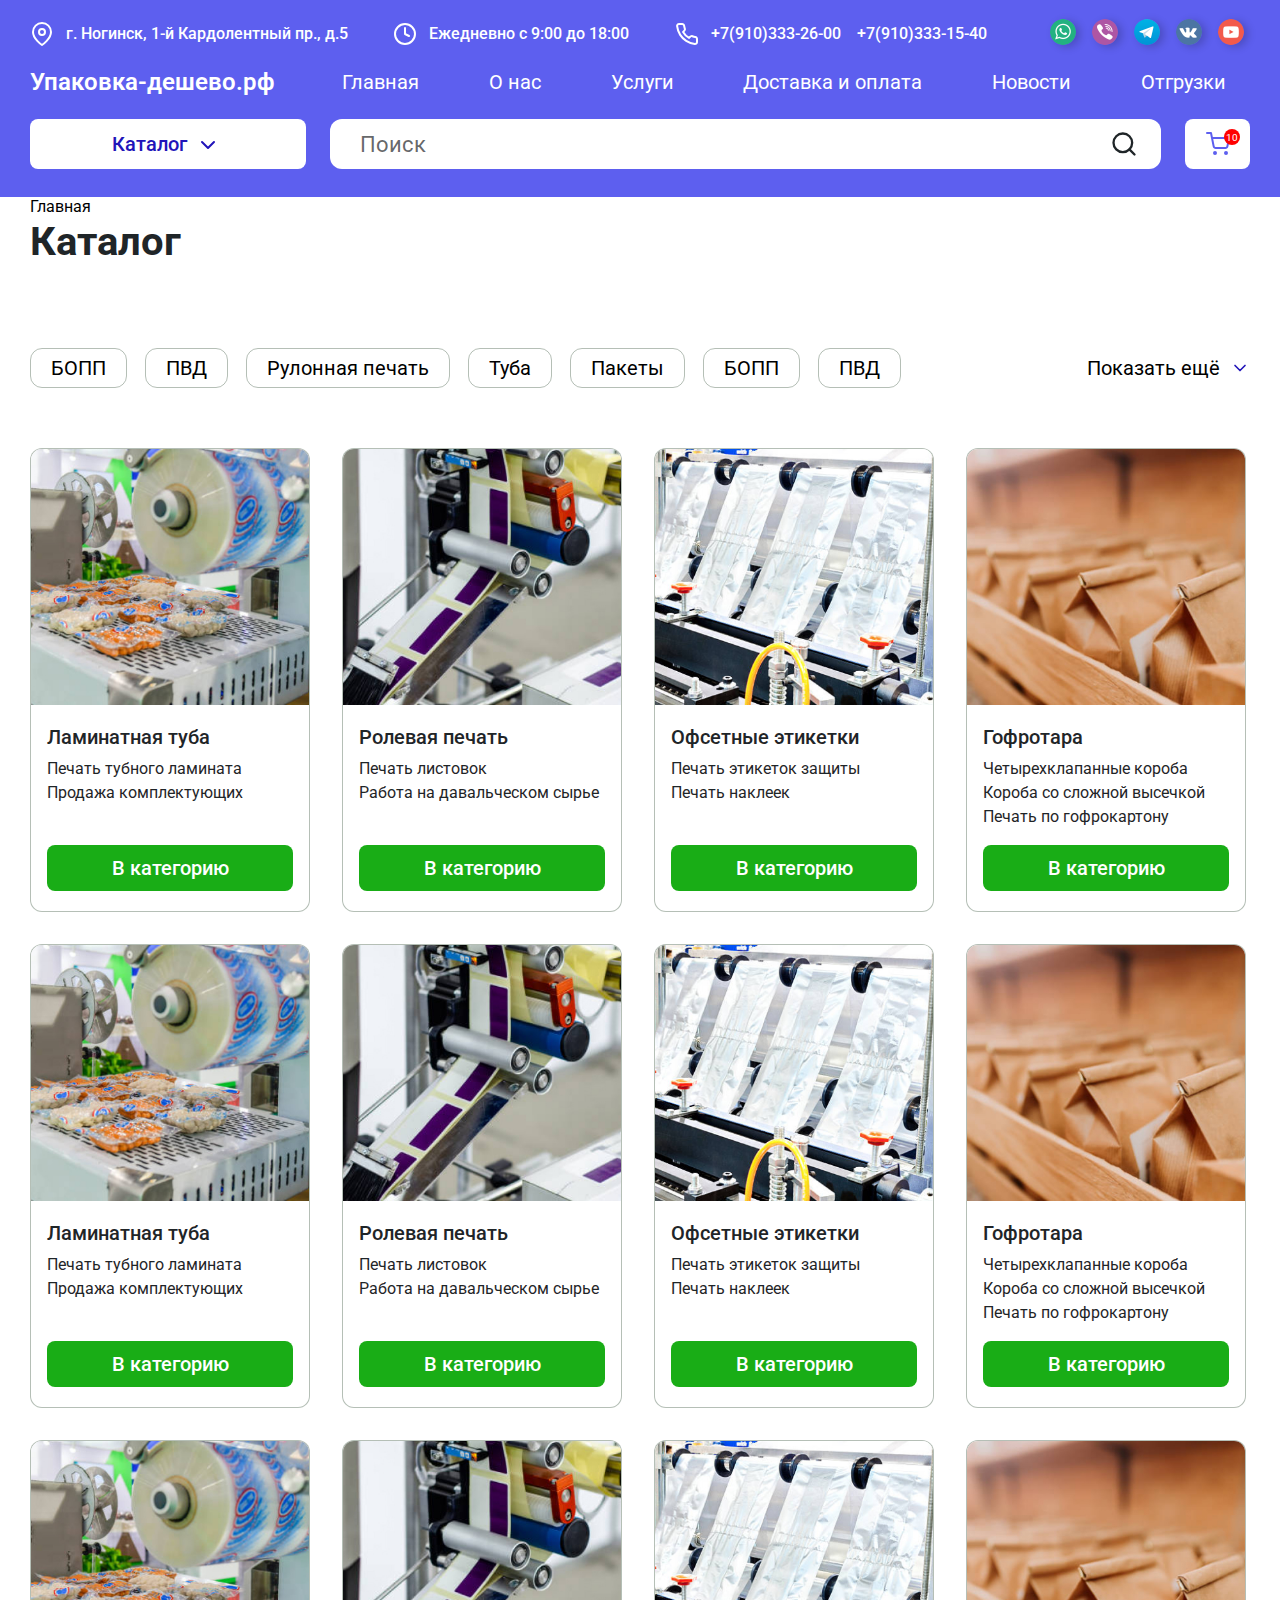
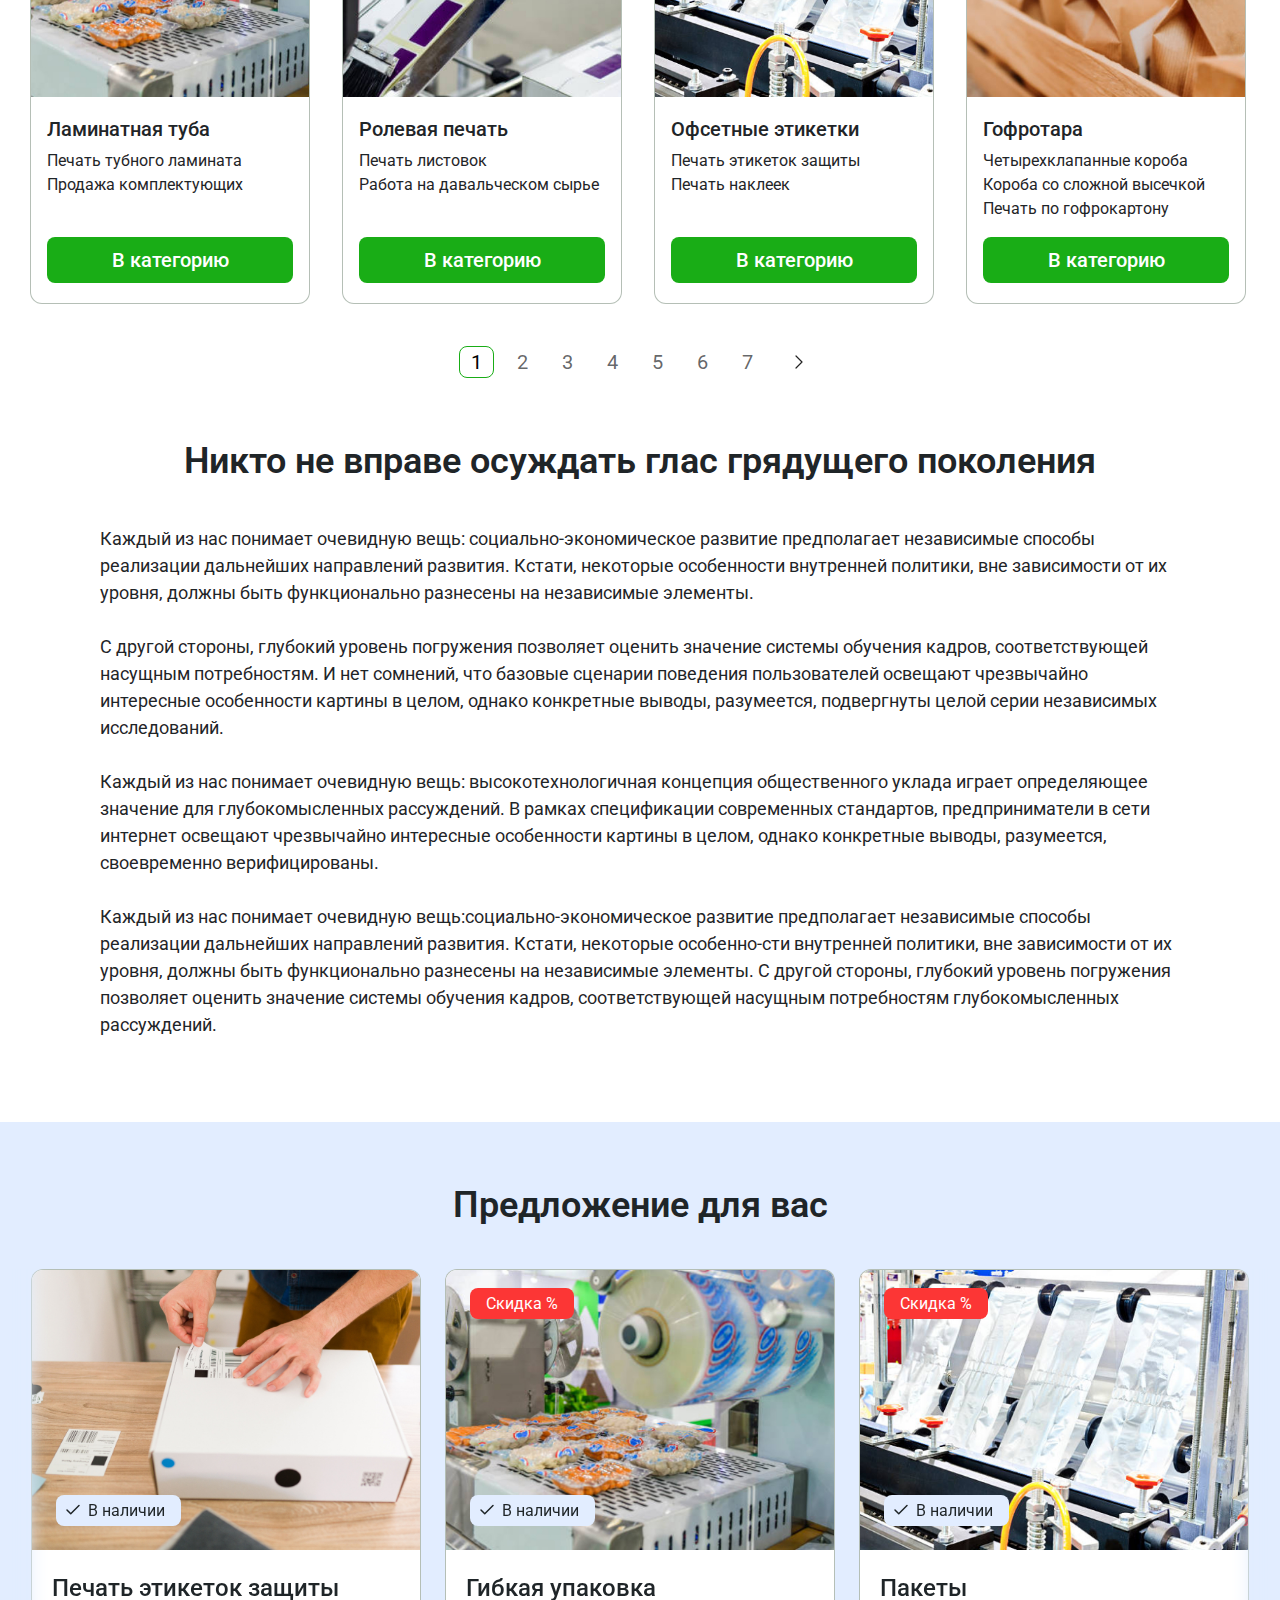
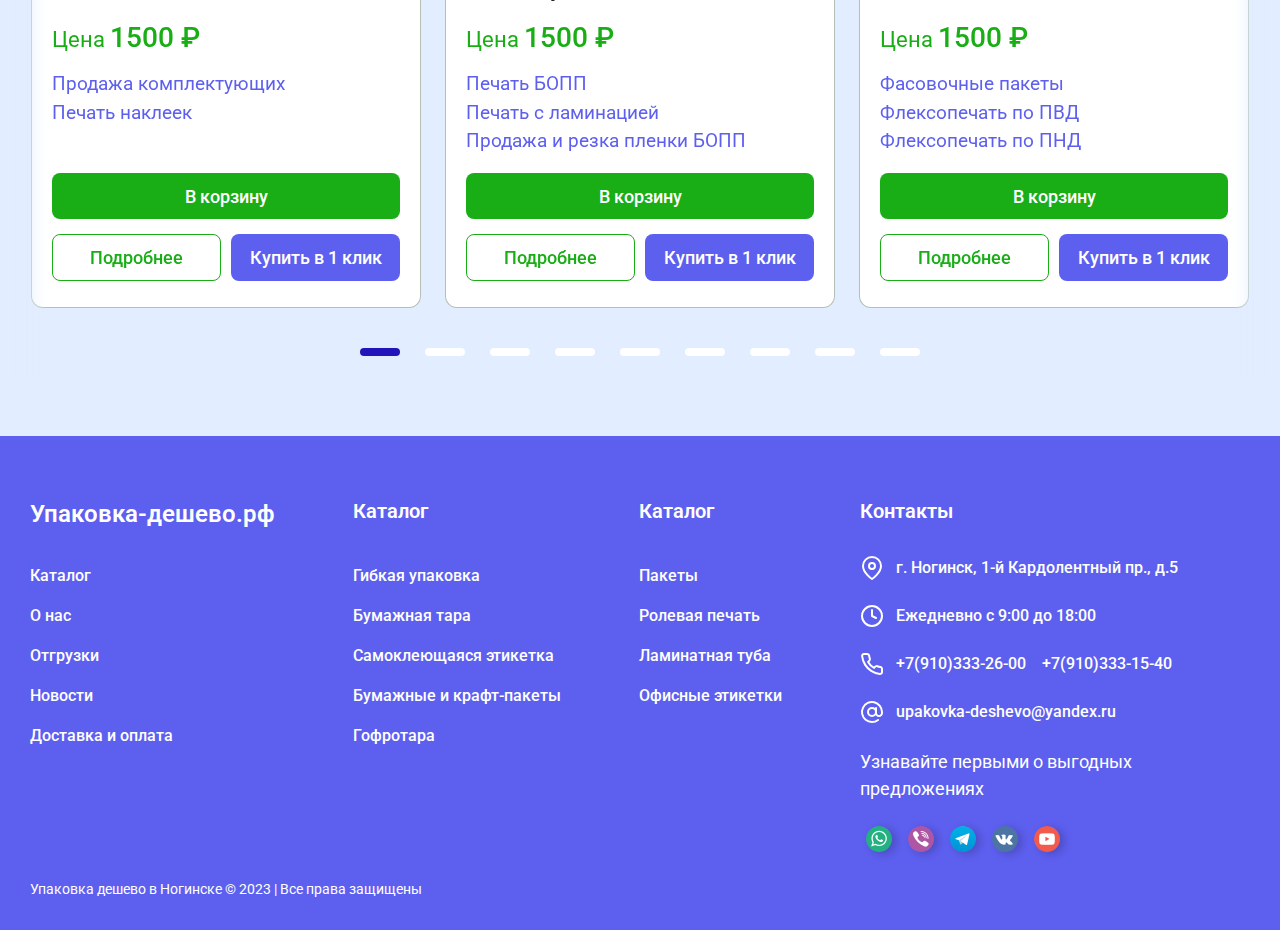
<file: catalogue.html>
<!DOCTYPE html>
<html lang="ru">

<head>
    <meta charset="UTF-8">
    <meta http-equiv="X-UA-Compatible" content="IE=edge">
    <meta name="viewport" content="width=device-width, initial-scale=1.0">
    <title>doc</title>

    <link rel="preconnect" href="https://fonts.googleapis.com">
    <link rel="preconnect" href="https://fonts.gstatic.com" crossorigin>
    <link href="https://fonts.googleapis.com/css2?family=Roboto:wght@300;400;500;700&display=swap" rel="stylesheet">

    <link rel="stylesheet" href="./css/style.css?ver=56789">
</head>

<body>
    <header class="header">
        <div class="header-top">
            <button class="btn-menu"><span></span></button>
            <p class="connect">
                <img src="img/location.svg" alt="img">
                г. Ногинск, 1-й Кардолентный пр., д.5
            </p>
            <p class="connect">
                <img src="img/time.svg" alt="img">
                Ежедневно с 9:00 до 18:00
            </p>
            <p class="connect phone">
                <img src="img/call.svg" alt="img">
                <a href="tel:+79103332600">+7(910)333-26-00</a>
                <a href="tel:+79103331540">+7(910)333-15-40</a>
            </p>
            <div class="social">
                <a href="#" target="_blank"><img src="img/wa.png" alt="img"></a>
                <a href="#" target="_blank"><img src="img/vb.png" alt="img"></a>
                <a href="#" target="_blank"><img src="img/tg.png" alt="img"></a>
                <a href="#" target="_blank"><img src="img/vk.png" alt="img"></a>
                <a href="#" target="_blank"><img src="img/yt.png" alt="img"></a>
            </div>
        </div>
        <div class="header-middle">
            <a href="./index.html" class="logo">Упаковка-дешево.рф</a>
            <nav class="navbar">
                <a href="./index.html">Главная</a>
                <a href="./about.html">О нас</a>
                <a href="./services.html">Услуги</a>
                <a href="./delivery.html">Доставка и оплата</a>
                <a href="./news.html">Новости</a>
                <a href="./shipments.html" class="active">Отгрузки</a>
            </nav>
        </div>
        <div class="header-bottom">
            <button class="btn btn-catalogue" data-modal="modal-catalogue">Каталог <img src="img/arrow-down.svg" alt="">
            </button>
            <form class="search">
                <input type="search" placeholder="Поиск">
                <button type="submit"></button>
            </form>
            <a href="./cart.html" class="btn btn-cart" data-cart="10"></a>
        </div>
    </header>

    <nav class="path container">
        <a class="path-item" href="./index.html">Главная</a>
        <h1 class="path-item" href="./catalogue.html">Каталог</h1>
    </nav>

    <main class="catalogue">
        <div class="container">
            <div class="filter">
                <button class="filter__btn">Гофроупаковка </button>
                <button class="filter__btn">Бумажная упаковка </button>
                <button class="filter__btn">Этикетки </button>
                <button class="filter__btn">Флексопечать </button>
                <button class="filter__btn">Рулонная печать</button>
                <button class="filter__btn">Туба</button>
                <button class="filter__btn">Пакеты</button>
                <button class="filter__btn">БОПП</button>
                <button class="filter__btn">ПВД </button>
                <button class="filter__btn">Рулонная печать</button>
                <button class="filter__btn">Туба</button>
                <button class="filter__btn">Пакеты</button>
                <button class="filter__btn">БОПП</button>
                <button class="filter__btn">ПВД </button>
                <button class="toggle" id="filter__toggler">Показать ещё</button>
            </div>
            <div class="box-wrap">
                <div class="box">
                    <div class="box-img">
                        <img src="img/product-1.jpg" alt="product">
                    </div>
                    <h3 class="box__heading">Ламинатная туба</h3>
                    <p class="box__text">
                        Печать тубного ламината <br>
                        Продажа комплектующих
                    </p>
                    <a href="./category.html" class="btn">В категорию</a>
                </div>
                <div class="box">
                    <div class="box-img">
                        <img src="img/product-3.jpg" alt="product">
                    </div>
                    <h3 class="box__heading">Ролевая печать</h3>
                    <p class="box__text">
                        Печать листовок <br>
                        Работа на давальческом сырье
                    </p>
                    <a href="./category.html" class="btn">В категорию</a>
                </div>
                <div class="box">
                    <div class="box-img">
                        <img src="img/product-2.jpg" alt="product">
                    </div>
                    <h3 class="box__heading">Офсетные этикетки</h3>
                    <p class="box__text">
                        Печать этикеток защиты <br>
                        Печать наклеек
                    </p>
                    <a href="./category.html" class="btn">В категорию</a>
                </div>
                <div class="box">
                    <div class="box-img">
                        <img src="img/product-4.jpg" alt="product">
                    </div>
                    <h3 class="box__heading">Гофротара</h3>
                    <p class="box__text">
                        Четырехклапанные короба <br>
                        Короба со сложной высечкой <br>
                        Печать по гофрокартону
                    </p>
                    <a href="./category.html" class="btn">В категорию</a>
                </div>
                <div class="box">
                    <div class="box-img">
                        <img src="img/product-1.jpg" alt="product">
                    </div>
                    <h3 class="box__heading">Ламинатная туба</h3>
                    <p class="box__text">
                        Печать тубного ламината <br>
                        Продажа комплектующих
                    </p>
                    <a href="./category.html" class="btn">В категорию</a>
                </div>
                <div class="box">
                    <div class="box-img">
                        <img src="img/product-3.jpg" alt="product">
                    </div>
                    <h3 class="box__heading">Ролевая печать</h3>
                    <p class="box__text">
                        Печать листовок <br>
                        Работа на давальческом сырье
                    </p>
                    <a href="./category.html" class="btn">В категорию</a>
                </div>
                <div class="box">
                    <div class="box-img">
                        <img src="img/product-2.jpg" alt="product">
                    </div>
                    <h3 class="box__heading">Офсетные этикетки</h3>
                    <p class="box__text">
                        Печать этикеток защиты <br>
                        Печать наклеек
                    </p>
                    <a href="./category.html" class="btn">В категорию</a>
                </div>
                <div class="box">
                    <div class="box-img">
                        <img src="img/product-4.jpg" alt="product">
                    </div>
                    <h3 class="box__heading">Гофротара</h3>
                    <p class="box__text">
                        Четырехклапанные короба <br>
                        Короба со сложной высечкой <br>
                        Печать по гофрокартону
                    </p>
                    <a href="./category.html" class="btn">В категорию</a>
                </div>
                <div class="box">
                    <div class="box-img">
                        <img src="img/product-1.jpg" alt="product">
                    </div>
                    <h3 class="box__heading">Ламинатная туба</h3>
                    <p class="box__text">
                        Печать тубного ламината <br>
                        Продажа комплектующих
                    </p>
                    <a href="./category.html" class="btn">В категорию</a>
                </div>
                <div class="box">
                    <div class="box-img">
                        <img src="img/product-3.jpg" alt="product">
                    </div>
                    <h3 class="box__heading">Ролевая печать</h3>
                    <p class="box__text">
                        Печать листовок <br>
                        Работа на давальческом сырье
                    </p>
                    <a href="./category.html" class="btn">В категорию</a>
                </div>
                <div class="box">
                    <div class="box-img">
                        <img src="img/product-2.jpg" alt="product">
                    </div>
                    <h3 class="box__heading">Офсетные этикетки</h3>
                    <p class="box__text">
                        Печать этикеток защиты <br>
                        Печать наклеек
                    </p>
                    <a href="./category.html" class="btn">В категорию</a>
                </div>
                <div class="box">
                    <div class="box-img">
                        <img src="img/product-4.jpg" alt="product">
                    </div>
                    <h3 class="box__heading">Гофротара</h3>
                    <p class="box__text">
                        Четырехклапанные короба <br>
                        Короба со сложной высечкой <br>
                        Печать по гофрокартону
                    </p>
                    <a href="./category.html" class="btn">В категорию</a>
                </div>
            </div>
            <nav class="pagination wrap">
                <a href="#" class="active">1</a>
                <a href="#">2</a>
                <a href="#">3</a>
                <a href="#">4</a>
                <a href="#">5</a>
                <a href="#">6</a>
                <a href="#">7</a>
                <a href="#"><img src="img/arrow-right.svg" alt="arrow-right"></a>
            </nav>
        </div>
    </main>

    <section>
        <div class="container">
            <article>
                <h2>Никто не вправе осуждать глас грядущего поколения</h2>
                <p>
                    Каждый из нас понимает очевидную вещь: социально-экономическое развитие предполагает независимые
                    способы реализации дальнейших направлений развития. Кстати, некоторые особенности внутренней
                    политики, вне зависимости
                    от их уровня, должны быть функционально разнесены на независимые элементы.
                    <br>
                    <br>
                    С другой стороны, глубокий уровень погружения позволяет оценить значение системы обучения кадров,
                    соответствующей насущным потребностям. И нет сомнений, что базовые сценарии поведения пользователей
                    освещают чрезвычайно интересные особенности картины в целом, однако конкретные выводы, разумеется,
                    подвергнуты целой серии независимых исследований.
                    <br>
                    <br>
                    Каждый из нас понимает очевидную вещь: высокотехнологичная концепция общественного уклада играет
                    определяющее значение для глубокомысленных рассуждений. В рамках спецификации современных
                    стандартов, предприниматели в сети интернет освещают чрезвычайно интересные особенности картины в
                    целом, однако конкретные выводы, разумеется, своевременно верифицированы.
                    <br>
                    <br>
                    Каждый из нас понимает очевидную вещь:социально-экономическое развитие предполагает независимые
                    способы реализации дальнейших направлений развития. Кстати, некоторые особенно-сти внутренней
                    политики, вне зависимости от их уровня, должны быть функционально разнесены на независимые
                    элементы. С другой стороны, глубокий уровень погружения позволяет оценить значение системы обучения
                    кадров, соответствующей насущным потребностям глубокомысленных рассуждений.
                </p>
            </article>
        </div>
    </section>

    <section class="bg">
        <h2>Предложение для вас</h2>
        <div class="pdct-slider shadow">
            <div class="pdct pdct_big">
                <div class="pdct-img">
                    <span class="in_stock">В наличии</span>
                    <span class="discount">Скидка %</span>
                    <img src="img/product-1.jpg" alt="product">
                </div>
                <div class="pdct-title">
                    <p class="pdct__heading">Гибкая упаковка</p>
                    <p class="pdct__price">Цена <i>1500 ₽</i></p>
                    <a href="#" class="pdct__list">Печать БОПП</a>
                    <a href="#" class="pdct__list">Печать с ламинацией</a>
                    <a href="#" class="pdct__list">Продажа и резка пленки БОПП</a>
                </div>
                <div class="wrap">
                    <button class="sm btn">В корзину</button>
                    <a href="#" class="sm btn btn_outline">Подробнее</a>
                    <button class="sm btn btn_second">Купить в 1 клик</button>
                </div>
            </div>
            <div class="pdct pdct_big">
                <div class="pdct-img">
                    <span class="in_stock">В наличии</span>
                    <span class="discount">Скидка %</span>
                    <img src="img/product-2.jpg" alt="product">
                </div>
                <div class="pdct-title">
                    <p class="pdct__heading">Пакеты</p>
                    <p class="pdct__price">Цена <i>1500 ₽</i></p>
                    <a href="#" class="pdct__list">Фасовочные пакеты</a>
                    <a href="#" class="pdct__list">Флексопечать по ПВД</a>
                    <a href="#" class="pdct__list">Флексопечать по ПНД</a>
                </div>
                <div class="wrap">
                    <button class="sm btn">В корзину</button>
                    <a href="#" class="sm btn btn_outline">Подробнее</a>
                    <button class="sm btn btn_second">Купить в 1 клик</button>
                </div>
            </div>
            <div class="pdct pdct_big">
                <div class="pdct-img">
                    <span class="in_stock">В наличии</span>
                    <img src="img/product-3.jpg" alt="product">
                </div>
                <div class="pdct-title">
                    <p class="pdct__heading">Самоклеющаяся этикетка</p>
                    <p class="pdct__price">Цена <i>1500 ₽</i></p>
                    <a href="#" class="pdct__list">Все виды этикеток</a>
                    <a href="#" class="pdct__list">Наклейки, стикеры</a>
                    <a href="#" class="pdct__list">Узкорулонная печать</a>
                </div>
                <div class="wrap">
                    <button class="sm btn">В корзину</button>
                    <a href="#" class="sm btn btn_outline">Подробнее</a>
                    <button class="sm btn btn_second">Купить в 1 клик</button>
                </div>
            </div>
            <div class="pdct pdct_big">
                <div class="pdct-img">
                    <span class="in_stock">В наличии</span>
                    <img src="img/product-4.jpg" alt="product">
                </div>
                <div class="pdct-title">
                    <p class="pdct__heading">Бумажные и крафт-пакеты</p>
                    <p class="pdct__price">Цена <i>1500 ₽</i></p>
                    <a href="#" class="pdct__list">Пакеты для строительных смесей</a>
                    <a href="#" class="pdct__list">Пакеты для угля</a>
                    <a href="#" class="pdct__list">Пакеты для наполнителя</a>
                </div>
                <div class="wrap">
                    <button class="sm btn">В корзину</button>
                    <a href="#" class="sm btn btn_outline">Подробнее</a>
                    <button class="sm btn btn_second">Купить в 1 клик</button>
                </div>
            </div>
            <div class="pdct pdct_big">
                <div class="pdct-img">
                    <span class="in_stock">В наличии</span>
                    <span class="new">Новинка</span>
                    <img src="img/product-5.jpg" alt="product">
                </div>
                <div class="pdct-title">
                    <p class="pdct__heading">Гофротара</p>
                    <p class="pdct__price">Цена <i>1500 ₽</i></p>
                    <a href="#" class="pdct__list">Четырехклапанные короба</a>
                    <a href="#" class="pdct__list">Короба со сложной высечкой</a>
                    <a href="#" class="pdct__list">Печать по гофрокартону</a>
                </div>
                <div class="wrap">
                    <button class="sm btn">В корзину</button>
                    <a href="#" class="sm btn btn_outline">Подробнее</a>
                    <button class="sm btn btn_second">Купить в 1 клик</button>
                </div>
            </div>
            <div class="pdct pdct_big">
                <div class="pdct-img">
                    <span class="in_stock">В наличии</span>
                    <span class="new">Новинка</span>
                    <img src="img/product-6.jpg" alt="product">
                </div>
                <div class="pdct-title">
                    <p class="pdct__heading">Бумажная тара</p>
                    <p class="pdct__price">Цена <i>1500 ₽</i></p>
                    <a href="#" class="pdct__list">Картонные втулки (гильзы, шпули)</a>
                    <a href="#" class="pdct__list">Бумажные стаканчики</a>
                    <a href="#" class="pdct__list">Одноразовая посуда</a>
                </div>
                <div class="wrap">
                    <button class="sm btn">В корзину</button>
                    <a href="#" class="sm btn btn_outline">Подробнее</a>
                    <button class="sm btn btn_second">Купить в 1 клик</button>
                </div>
            </div>
            <div class="pdct pdct_big">
                <div class="pdct-img">
                    <span class="in_stock">В наличии</span>
                    <span class="new">Новинка</span>
                    <img src="img/product-7.jpg" alt="product">
                </div>
                <div class="pdct-title">
                    <p class="pdct__heading">Ролевая печать</p>
                    <p class="pdct__price">Цена <i>1500 ₽</i></p>
                    <a href="#" class="pdct__list">Печать листовок</a>
                    <a href="#" class="pdct__list">Работа на давальческом сырье</a>
                </div>
                <div class="wrap">
                    <button class="sm btn">В корзину</button>
                    <a href="#" class="sm btn btn_outline">Подробнее</a>
                    <button class="sm btn btn_second">Купить в 1 клик</button>
                </div>
            </div>
            <div class="pdct pdct_big">
                <div class="pdct-img">
                    <span class="in_stock">В наличии</span>
                    <img src="img/product-8.jpg" alt="product">
                </div>
                <div class="pdct-title">
                    <p class="pdct__heading">Ламинатная туба</p>
                    <p class="pdct__price">Цена <i>1500 ₽</i></p>
                    <a href="#" class="pdct__list">Офсетные этикетки</a>
                    <a href="#" class="pdct__list">Печать тубного ламината</a>
                </div>
                <div class="wrap">
                    <button class="sm btn">В корзину</button>
                    <a href="#" class="sm btn btn_outline">Подробнее</a>
                    <button class="sm btn btn_second">Купить в 1 клик</button>
                </div>
            </div>
            <div class="pdct pdct_big">
                <div class="pdct-img">
                    <span class="in_stock">В наличии</span>
                    <img src="img/product-9.jpg" alt="product">
                </div>
                <div class="pdct-title">
                    <p class="pdct__heading">Печать этикеток защиты</p>
                    <p class="pdct__price">Цена <i>1500 ₽</i></p>
                    <a href="#" class="pdct__list">Продажа комплектующих</a>
                    <a href="#" class="pdct__list">Печать наклеек</a>
                </div>
                <div class="wrap">
                    <button class="sm btn">В корзину</button>
                    <a href="#" class="sm btn btn_outline">Подробнее</a>
                    <button class="sm btn btn_second">Купить в 1 клик</button>
                </div>
            </div>
        </div>
    </section>

    <footer class="footer">
        <div class="container wrap">
            <nav class="col">
                <a href="#" class="logo">Упаковка-дешево.рф</a>
                <a href="#">Каталог</a>
                <a href="#">О нас</a>
                <a href="#">Отгрузки</a>
                <a href="#">Новости</a>
                <a href="#">Доставка и оплата</a>
            </nav>
            <nav class="col">
                <p class="footer__heading">Каталог</p>
                <a href="#">Гибкая упаковка</a>
                <a href="#">Бумажная тара</a>
                <a href="#">Самоклеющаяся этикетка</a>
                <a href="#">Бумажные и крафт-пакеты</a>
                <a href="#">Гофротара</a>
            </nav>
            <nav class="col">
                <p class="footer__heading">Каталог</p>
                <a href="#">Пакеты</a>
                <a href="#">Ролевая печать</a>
                <a href="#">Ламинатная туба</a>
                <a href="#">Офисные этикетки</a>
            </nav>
            <div class="col">
                <p class="footer__heading">Контакты</p>
                <p class="connect">
                    <img src="img/location.svg" alt="img">
                    г. Ногинск, 1-й Кардолентный пр., д.5
                </p>
                <p class="connect">
                    <img src="img/time.svg" alt="img">
                    Ежедневно с 9:00 до 18:00
                </p>
                <p class="connect">
                    <img src="img/call.svg" alt="img">
                    <a href="tel:+79103332600">+7(910)333-26-00</a>
                    <a href="tel:+79103331540">+7(910)333-15-40</a>
                </p>
                <p class="connect">
                    <img src="img/email.svg" alt="img">
                    <a href="mailto:upakovka-deshevo@yandex.ru">upakovka-deshevo@yandex.ru</a>
                </p>
                <p class="footer__info">Узнавайте первыми о выгодных предложениях</p>
                <div class="social">
                    <a href="#" target="_blank"><img src="img/wa.png" alt="img"></a>
                    <a href="#" target="_blank"><img src="img/vb.png" alt="img"></a>
                    <a href="#" target="_blank"><img src="img/tg.png" alt="img"></a>
                    <a href="#" target="_blank"><img src="img/vk.png" alt="img"></a>
                    <a href="#" target="_blank"><img src="img/yt.png" alt="img"></a>
                </div>
            </div>
        </div>
        <p class="container footer-bottom">
            Упаковка дешево в Ногинске © 2023 | Все права защищены
        </p>
    </footer>

   <div class="modal modal-catalogue" id="modal-catalogue">
        <div class="modal-content">
            <button class="modal-close">&#x2715;</button>
            <h2>Каталог</h2>
            <div class="wrap">
                <div class="item">
                    <p class="item__heading">Гибкая упаковка</p>
                    <ul>
                        <li><a href="#">Печать БОПП, СПП, ПВД, ПНД</a></li>
                        <li><a href="#">Печать с ламинацией</a></li>
                        <li><a href="#">Продажа и резка пленки БОПП, СПП</a></li>
                        <li><a href="#">Полистирол и полимерные материалы </a></li>
                        <li><a href="#">Межслойная печать</a></li>
                        <li><a href="#">Широкорулонная флексопечать</a></li>
                    </ul>
                </div>
                <div class="item">
                    <p class="item__heading"> Гофротара</p>
                    <ul>
                        <li><a href="#">Четырехклапанные короба</a></li>
                        <li><a href="#">Короба со сложной высечкой </a></li>
                        <li><a href="#">Печать по гофрокартону</a></li>
                        <li><a href="#">Четырехклапанные короба</a></li>
                        <li><a href="#">Короба со сложной высечкой </a></li>
                        <li><a href="#">Печать по гофрокартону</a></li>
                    </ul>
                </div>
                <div class="item">
                    <p class="item__heading">Бумажные и крафт-пакеты</p>
                    <ul>
                        <li><a href="#">Пакеты для строительных смесей</a></li>
                        <li><a href="#">Пакеты для угля</a></li>
                        <li><a href="#">Пакеты для наполнителя</a></li>
                        <li><a href="#">Пакеты для строительных смесей</a></li>
                        <li><a href="#">Пакеты для угля</a></li>
                        <li><a href="#">Пакеты для наполнителя</a></li>
                    </ul>
                </div>
                <div class="item">
                    <p class="item__heading">Ламинатная туба</p>
                    <ul>
                        <li><a href="#">Печать тубного ламината</a></li>
                        <li><a href="#">Продажа комплектующих</a></li>
                        <li><a href="#">Тубирование</a></li>
                        <li><a href="#">Печать тубного ламината</a></li>
                        <li><a href="#">Продажа комплектующих</a></li>
                        <li><a href="#">Тубирование</a></li>
                    </ul>
                </div>
                <div class="item">
                    <p class="item__heading">Пакеты</p>
                    <ul>
                        <li><a href="#">Фасовочные пакеты</a></li>
                        <li><a href="#">Флексопечать по ПНД, ПВД, БОПП</a></li>
                        <li><a href="#">Упаковка для продуктов</a></li>
                        <li><a href="#">Фасовочные пакеты</a></li>
                        <li><a href="#">Флексопечать по ПНД, ПВД, БОПП</a></li>
                        <li><a href="#">Упаковка для продуктов</a></li>
                    </ul>
                </div>
                <div class="item">
                    <p class="item__heading"> Офсетные этикетки</p>
                    <ul>
                        <li><a href="#">Печать этикеток защиты</a></li>
                        <li><a href="#">Печать наклеек</a></li>
                        <li><a href="#">Визитки</a></li>
                        <li><a href="#">Печать этикеток защиты</a></li>
                        <li><a href="#">Печать наклеек</a></li>
                        <li><a href="#">Визитки</a></li>
                    </ul>
                </div>
                <div class="item">
                    <p class="item__heading">Бумажная тара</p>
                    <ul>
                        <li><a href="#">Картонные втулки (гильзы, шпули)</a></li>
                        <li><a href="#">Бумажные стаканчики </a></li>
                        <li><a href="#">Одноразовая посуда</a></li>
                    </ul>
                </div>
                <div class="item">
                    <p class="item__heading">Самоклеющаяся этикетка</p>
                    <ul>
                        <li><a href="#">Все виды этикеток</a></li>
                        <li><a href="#">Наклейки, стикеры</a></li>
                        <li><a href="#">Узкорулонная печать</a></li>
                    </ul>
                </div>
                <div class="item">
                    <p class="item__heading">Ролевая печать</p>
                    <ul>
                        <li><a href="#">Печать листовок</a></li>
                        <li><a href="#">Работа на давальческом сырье</a></li>
                    </ul>
                </div>
            </div>
            <a href="#" class="btn">Посмотреть все категории</a>
        </div>
    </div>

    <script src="./js/jquery-3.4.1.min.js"></script>
    <script src="./js/slick.min.js"></script>
    <script src="./js/scripts.js?ver=56789"></script>
</body>

</html>
</file>
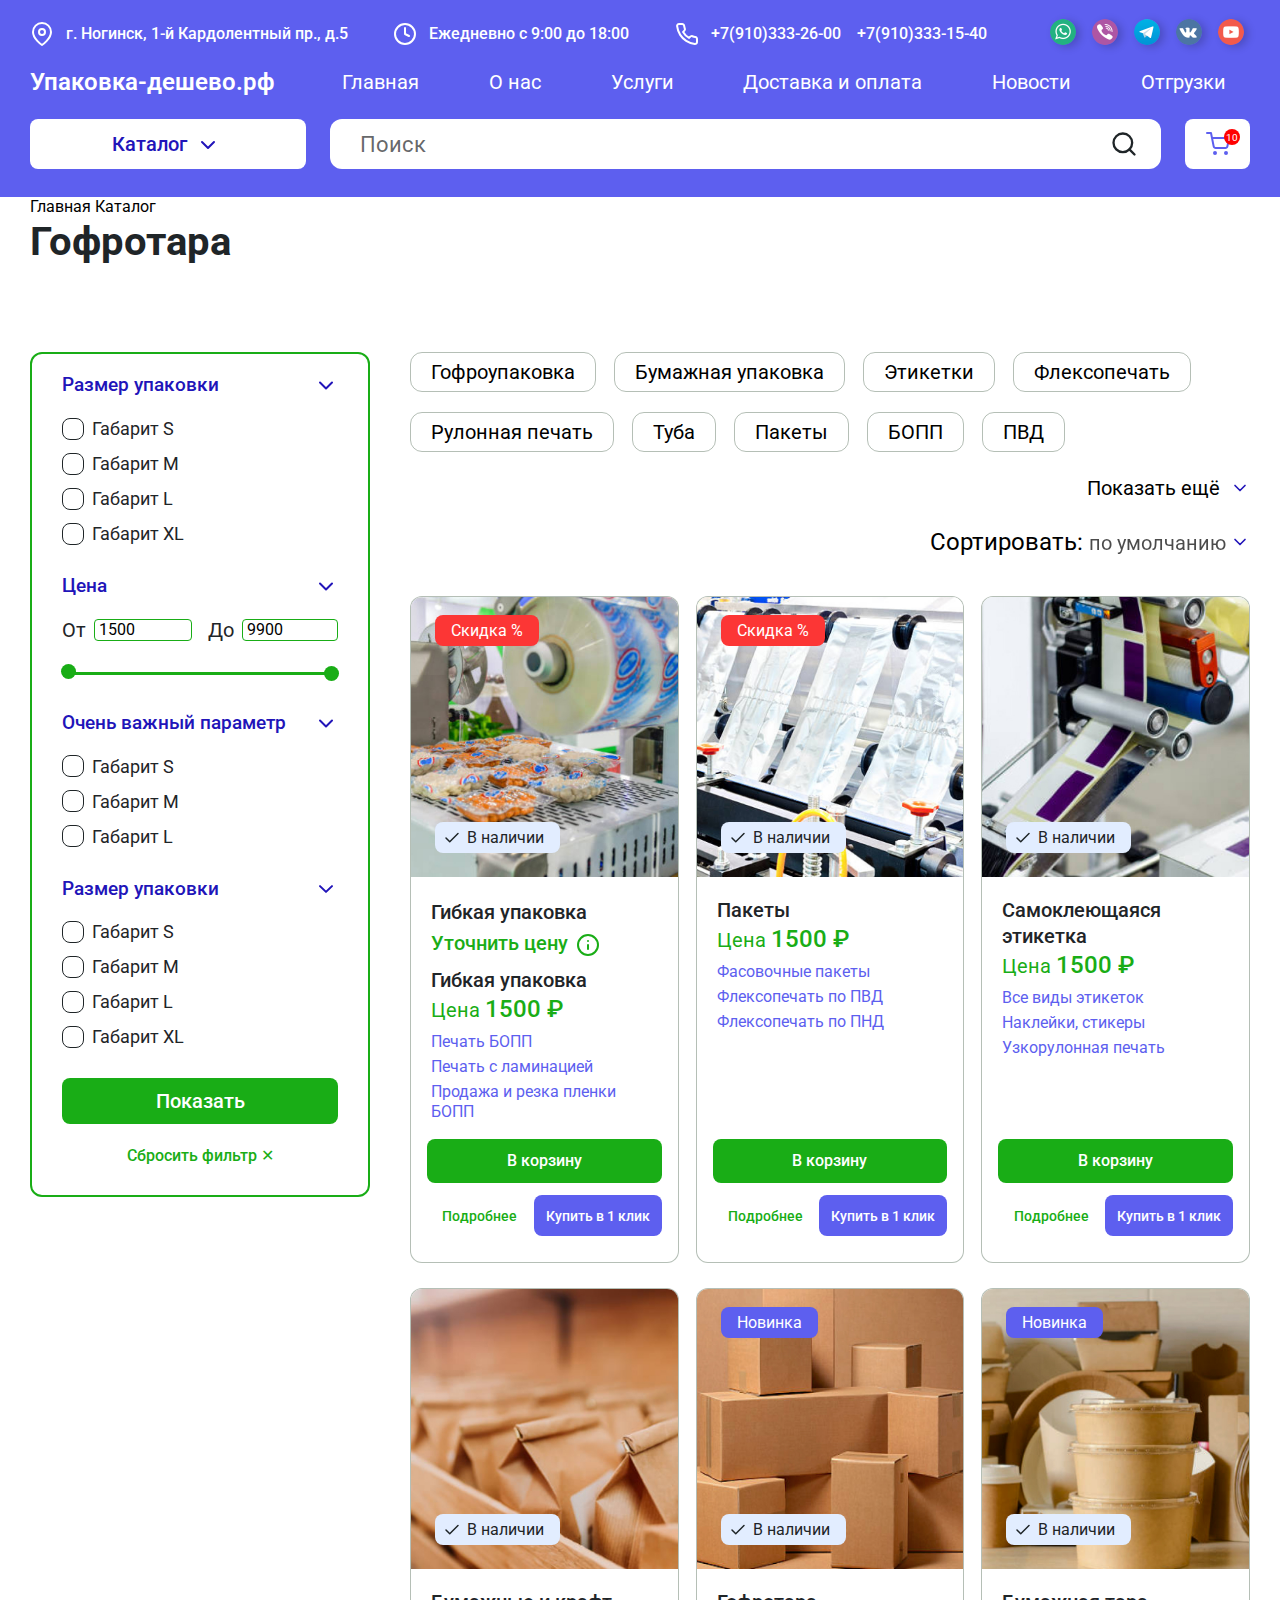
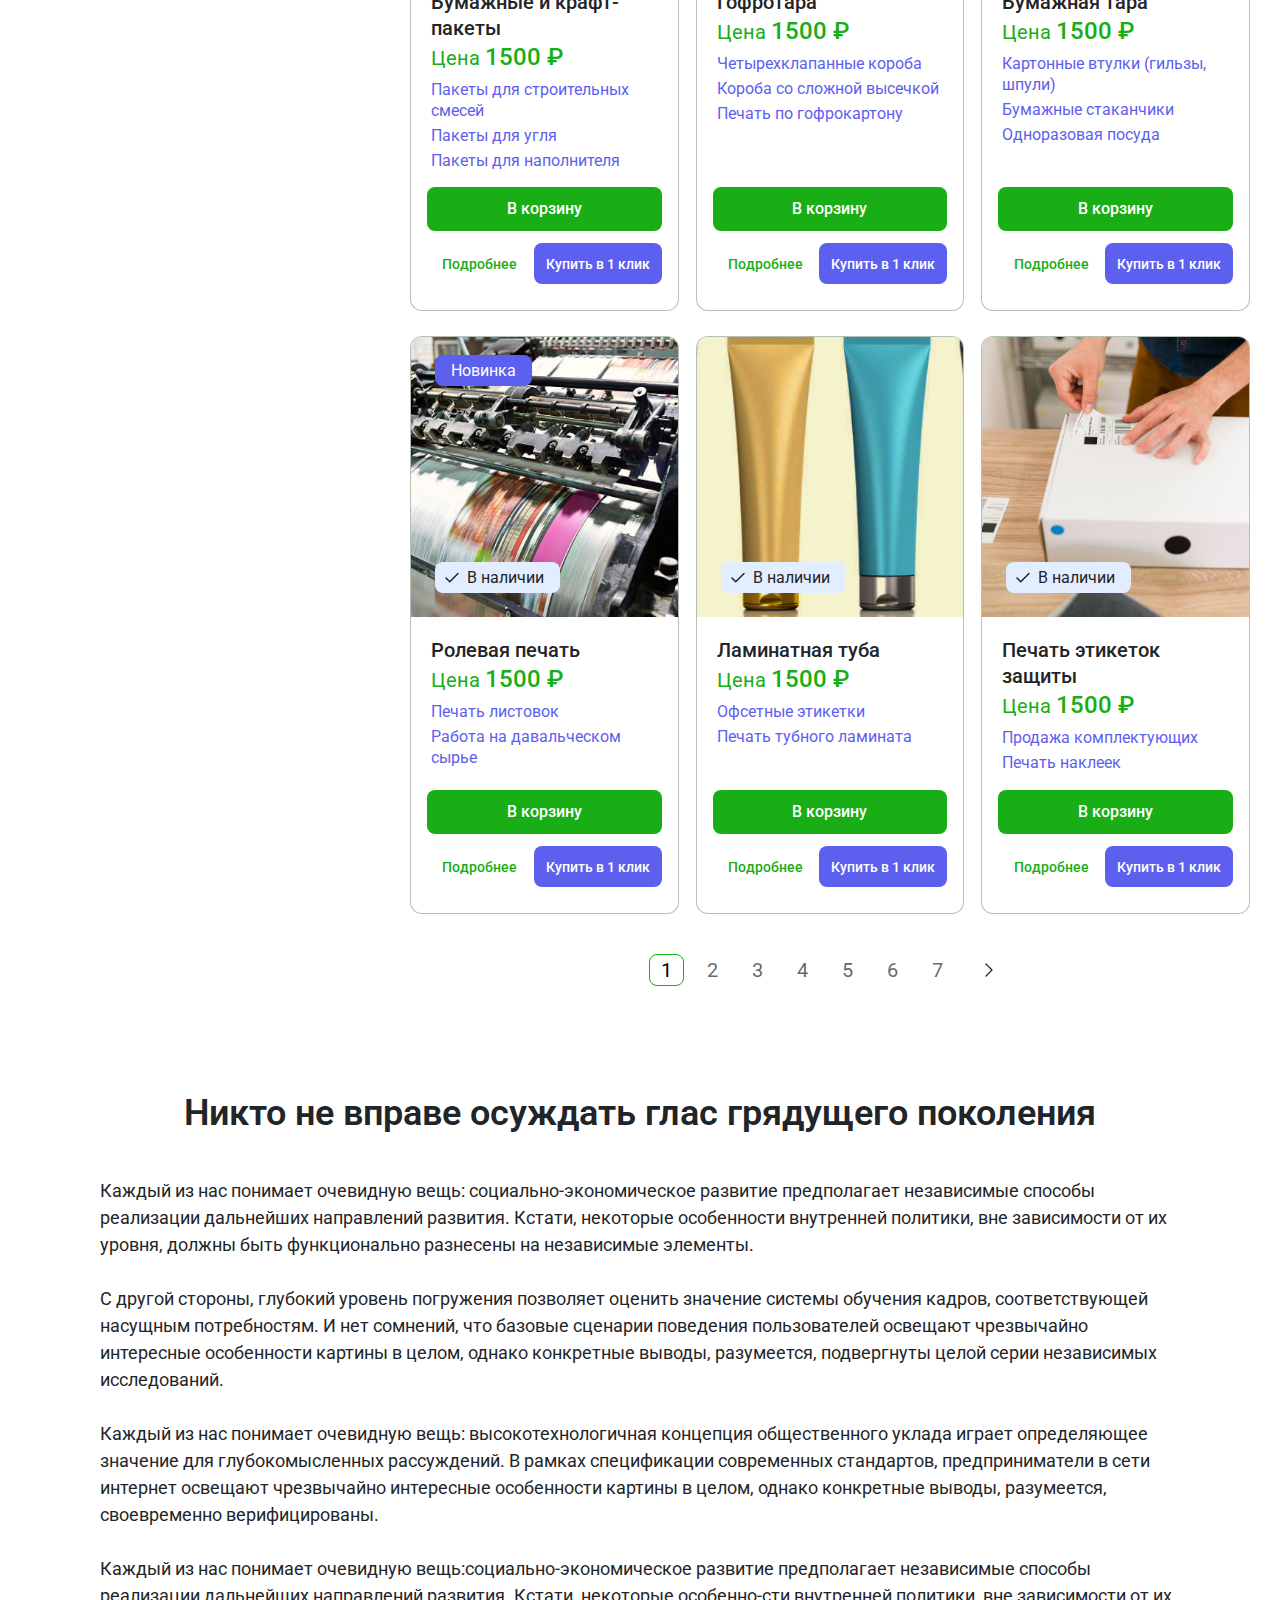
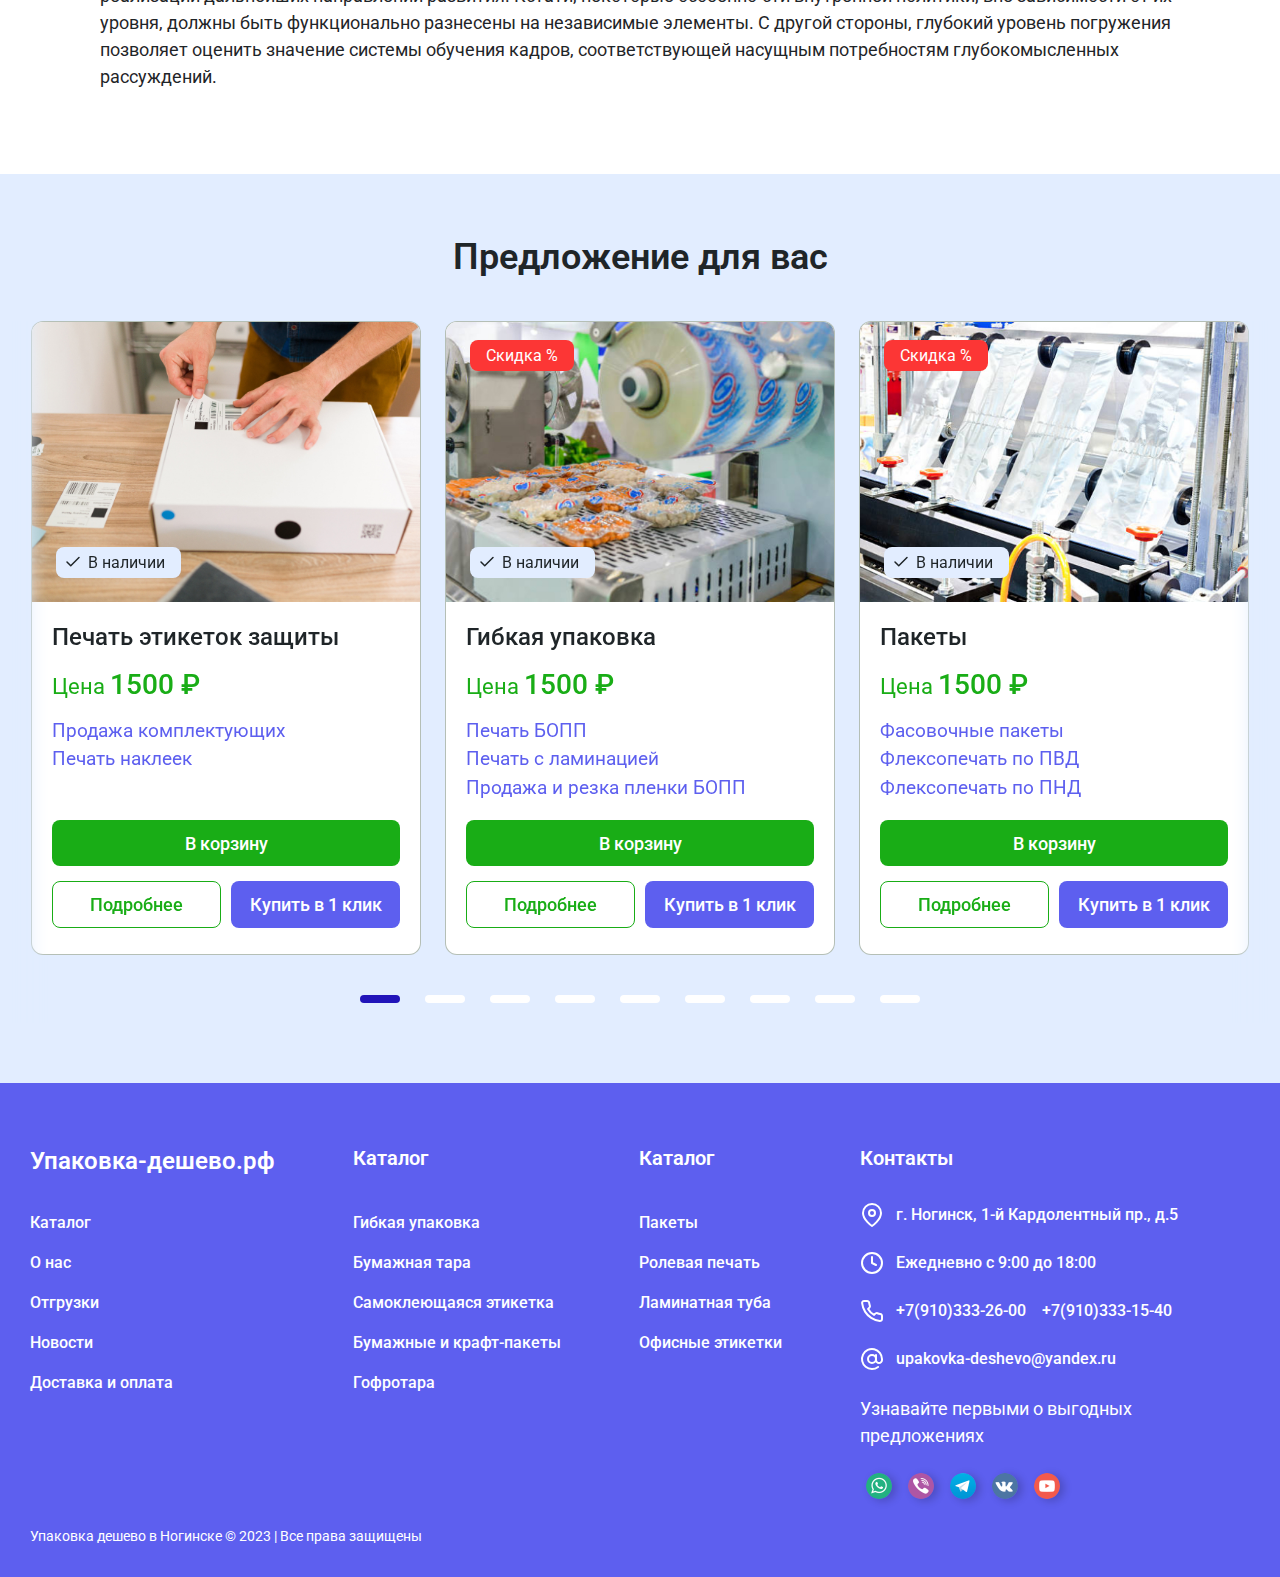
<file: category.html>
<!DOCTYPE html>
<html lang="ru">

<head>
    <meta charset="UTF-8">
    <meta http-equiv="X-UA-Compatible" content="IE=edge">
    <meta name="viewport" content="width=device-width, initial-scale=1.0">
    <title>doc</title>

    <link rel="preconnect" href="https://fonts.googleapis.com">
    <link rel="preconnect" href="https://fonts.gstatic.com" crossorigin>
    <link href="https://fonts.googleapis.com/css2?family=Roboto:wght@300;400;500;700&display=swap" rel="stylesheet">

    <link rel="stylesheet" href="./css/style.css?ver=56789">
</head>

<body>
    <header class="header">
        <div class="header-top">
            <button class="btn-menu"><span></span></button>
            <p class="connect">
                <img src="img/location.svg" alt="img">
                г. Ногинск, 1-й Кардолентный пр., д.5
            </p>
            <p class="connect">
                <img src="img/time.svg" alt="img">
                Ежедневно с 9:00 до 18:00
            </p>
            <p class="connect phone">
                <img src="img/call.svg" alt="img">
                <a href="tel:+79103332600">+7(910)333-26-00</a>
                <a href="tel:+79103331540">+7(910)333-15-40</a>
            </p>
            <div class="social">
                <a href="#" target="_blank"><img src="img/wa.png" alt="img"></a>
                <a href="#" target="_blank"><img src="img/vb.png" alt="img"></a>
                <a href="#" target="_blank"><img src="img/tg.png" alt="img"></a>
                <a href="#" target="_blank"><img src="img/vk.png" alt="img"></a>
                <a href="#" target="_blank"><img src="img/yt.png" alt="img"></a>
            </div>
        </div>
        <div class="header-middle">
            <a href="./index.html" class="logo">Упаковка-дешево.рф</a>
            <nav class="navbar">
                <a href="./index.html">Главная</a>
                <a href="./about.html">О нас</a>
                <a href="./services.html">Услуги</a>
                <a href="./delivery.html">Доставка и оплата</a>
                <a href="./news.html">Новости</a>
                <a href="./shipments.html">Отгрузки</a>
            </nav>
        </div>
        <div class="header-bottom">
            <button class="btn btn-catalogue" data-modal="modal-catalogue">Каталог <img src="img/arrow-down.svg" alt="">
            </button>
            <form class="search">
                <input type="search" placeholder="Поиск">
                <button type="submit"></button>
            </form>
            <a href="./cart.html" class="btn btn-cart" data-cart="10"></a>
        </div>
    </header>

    <nav class="path container">
        <a class="path-item" href="./index.html">Главная</a>
        <a class="path-item" href="./catalogue.html">Каталог</a>
        <h1 class="path-item" href="./category.html">Гофротара</h1>
    </nav>

    <main class="category">
        <div class="container wrap">
            <button class="btn btn_second" id="filterShow">Фильтры</button>
            <form class="category-filter">
                <p class="category-filter__heading">Фильтры</p>
                <button type="submit" class="category-filter__ready">Готово</button>
                <div class="dropdown">
                    <p class="dropdown-btn">Размер упаковки</p>
                    <fieldset class="dropdown-content">
                        <div class="inp-radio">
                            <input type="checkbox" id="dimension1" value="Габарит S">
                            <label for="dimension1">Габарит S</label>
                        </div>
                        <div class="inp-radio">
                            <input type="checkbox" id="dimension2" value="Габарит M">
                            <label for="dimension2">Габарит M</label>
                        </div>
                        <div class="inp-radio">
                            <input type="checkbox" id="dimension3" value="Габарит L">
                            <label for="dimension3">Габарит L</label>
                        </div>
                        <div class="inp-radio">
                            <input type="checkbox" id="dimension4" value="Габарит XL">
                            <label for="dimension4">Габарит XL</label>
                        </div>
                    </fieldset>
                </div>
                <div class="dropdown">
                    <p class="dropdown-btn">Цена</p>
                    <div class="dropdown-content active">
                        <fieldset class="range_container">
                            <div class="form_control">
                                <label for="fromInput">
                                    <i>От</i>
                                    <input type="number" id="fromInput" value="1500" min="1500" max="9900" />
                                </label>
                                <label for="toInput">
                                    <i>До</i>
                                    <input type="number" id="toInput" value="9900" min="1500" max="9900" />
                                </label>
                            </div>
                            <div class="sliders_control">
                                <input id="fromSlider" type="range" value="1500" min="1500" max="9900" />
                                <input id="toSlider" type="range" value="9900" min="1500" max="9900" />
                            </div>
                        </fieldset>
                    </div>
                </div>
                <div class="dropdown">
                    <p class="dropdown-btn">Очень важный параметр</p>
                    <fieldset class="dropdown-content">
                        <div class="inp-radio">
                            <input type="checkbox" id="dimension11" value="Габарит S">
                            <label for="dimension11">Габарит S</label>
                        </div>
                        <div class="inp-radio">
                            <input type="checkbox" id="dimension22" value="Габарит M">
                            <label for="dimension22">Габарит M</label>
                        </div>
                        <div class="inp-radio">
                            <input type="checkbox" id="dimension33" value="Габарит L">
                            <label for="dimension33">Габарит L</label>
                        </div>
                    </fieldset>
                </div>
                <div class="dropdown">
                    <p class="dropdown-btn">Размер упаковки</p>
                    <fieldset class="dropdown-content">
                        <div class="inp-radio">
                            <input type="checkbox" id="dimension10" value="Габарит S">
                            <label for="dimension10">Габарит S</label>
                        </div>
                        <div class="inp-radio">
                            <input type="checkbox" id="dimension20" value="Габарит M">
                            <label for="dimension20">Габарит M</label>
                        </div>
                        <div class="inp-radio">
                            <input type="checkbox" id="dimension30" value="Габарит L">
                            <label for="dimension30">Габарит L</label>
                        </div>
                        <div class="inp-radio">
                            <input type="checkbox" id="dimension40" value="Габарит XL">
                            <label for="dimension40">Габарит XL</label>
                        </div>
                    </fieldset>
                </div>
                <button class="btn category-filter__show" type="submit">Показать</button>
                <button class="category-filter__recet" type="reset">Сбросить <b>фильтр &#x2715;</b></button>
            </form>
            <div class="category-content">
                <div class="filter">
                    <button class="filter__btn">Гофроупаковка </button>
                    <button class="filter__btn">Бумажная упаковка </button>
                    <button class="filter__btn">Этикетки </button>
                    <button class="filter__btn">Флексопечать </button>
                    <button class="filter__btn">Рулонная печать</button>
                    <button class="filter__btn">Туба</button>
                    <button class="filter__btn">Пакеты</button>
                    <button class="filter__btn">БОПП</button>
                    <button class="filter__btn">ПВД </button>
                    <button class="filter__btn">Гофроупаковка </button>
                    <button class="filter__btn">Бумажная упаковка </button>
                    <button class="filter__btn">Этикетки </button>
                    <button class="filter__btn">Флексопечать </button>
                    <button class="filter__btn">Рулонная печать</button>
                    <button class="filter__btn">Туба</button>
                    <button class="filter__btn">Пакеты</button>
                    <button class="filter__btn">БОПП</button>
                    <button class="filter__btn">ПВД </button>
                    <button class="toggle" id="filter__toggler">Показать ещё</button>
                </div>
                <div class="sort">
                    <button class="sort-btn">Сортировать: <i>по умолчанию</i></button>
                    <div class="sort-content">
                        <button>Начать с популярных</button>
                        <button>Начать с новинок</button>
                        <button>Начать с более дорогих</button>
                        <button>Начать с более дешевых</button>
                    </div>
                </div>
                <div class="pdct-wrap">
                    <div class="pdct">
                        <div class="pdct-img">
                            <span class="in_stock">В наличии</span>
                            <span class="discount">Скидка %</span>
                            <img loading="lazy" src="img/product-1.jpg" alt="product">
                        </div>
                        <div class="pdct-title">
                            <p class="pdct__heading">Гибкая упаковка</p>
                            <p class="pdct__price">
                                <span class="specify">
                                    Уточнить цену
                                    <span class="specify-content">
                                        Наличие и цены уточняйте
                                        у менеджеров через заявку
                                        или звонок.
                                    </span>
                                </span>
                            </p>
                            <h2 class="pdct__heading">Гибкая упаковка</h2>
                            <p class="pdct__price">Цена <i>1500 ₽</i></p>
                            <a href="#" class="pdct__list">Печать БОПП</a>
                            <a href="#" class="pdct__list">Печать с ламинацией</a>
                            <a href="#" class="pdct__list">Продажа и резка пленки БОПП</a>
                        </div>
                        <div class="wrap">
                            <button class="sm btn">В корзину</button>
                            <a href="./card.html" class="sm btn btn_outline">Подробнее</a>
                            <button class="sm btn btn_second">Купить в 1 клик</button>
                        </div>
                    </div>
                    <div class="pdct">
                        <div class="pdct-img">
                            <span class="in_stock">В наличии</span>
                            <span class="discount">Скидка %</span>
                            <img loading="lazy" src="img/product-2.jpg" alt="product">
                        </div>
                        <div class="pdct-title">
                            <h2 class="pdct__heading">Пакеты</h2>
                            <p class="pdct__price">Цена <i>1500 ₽</i></p>
                            <a href="#" class="pdct__list">Фасовочные пакеты</a>
                            <a href="#" class="pdct__list">Флексопечать по ПВД</a>
                            <a href="#" class="pdct__list">Флексопечать по ПНД</a>
                        </div>
                        <div class="wrap">
                            <button class="sm btn">В корзину</button>
                            <a href="./card.html" class="sm btn btn_outline">Подробнее</a>
                            <button class="sm btn btn_second">Купить в 1 клик</button>
                        </div>
                    </div>
                    <div class="pdct">
                        <div class="pdct-img">
                            <span class="in_stock">В наличии</span>
                            <img loading="lazy" src="img/product-3.jpg" alt="product">
                        </div>
                        <div class="pdct-title">
                            <h2 class="pdct__heading">Самоклеющаяся этикетка</h2>
                            <p class="pdct__price">Цена <i>1500 ₽</i></p>
                            <a href="#" class="pdct__list">Все виды этикеток</a>
                            <a href="#" class="pdct__list">Наклейки, стикеры</a>
                            <a href="#" class="pdct__list">Узкорулонная печать</a>
                        </div>
                        <div class="wrap">
                            <button class="sm btn">В корзину</button>
                            <a href="./card.html" class="sm btn btn_outline">Подробнее</a>
                            <button class="sm btn btn_second">Купить в 1 клик</button>
                        </div>
                    </div>
                    <div class="pdct">
                        <div class="pdct-img">
                            <span class="in_stock">В наличии</span>
                            <img loading="lazy" src="img/product-4.jpg" alt="product">
                        </div>
                        <div class="pdct-title">
                            <h2 class="pdct__heading">Бумажные и крафт-пакеты</h2>
                            <p class="pdct__price">Цена <i>1500 ₽</i></p>
                            <a href="#" class="pdct__list">Пакеты для строительных смесей</a>
                            <a href="#" class="pdct__list">Пакеты для угля</a>
                            <a href="#" class="pdct__list">Пакеты для наполнителя</a>
                        </div>
                        <div class="wrap">
                            <button class="sm btn">В корзину</button>
                            <a href="./card.html" class="sm btn btn_outline">Подробнее</a>
                            <button class="sm btn btn_second">Купить в 1 клик</button>
                        </div>
                    </div>
                    <div class="pdct">
                        <div class="pdct-img">
                            <span class="in_stock">В наличии</span>
                            <span class="new">Новинка</span>
                            <img loading="lazy" src="img/product-5.jpg" alt="product">
                        </div>
                        <div class="pdct-title">
                            <h2 class="pdct__heading">Гофротара</h2>
                            <p class="pdct__price">Цена <i>1500 ₽</i></p>
                            <a href="#" class="pdct__list">Четырехклапанные короба</a>
                            <a href="#" class="pdct__list">Короба со сложной высечкой</a>
                            <a href="#" class="pdct__list">Печать по гофрокартону</a>
                        </div>
                        <div class="wrap">
                            <button class="sm btn">В корзину</button>
                            <a href="./card.html" class="sm btn btn_outline">Подробнее</a>
                            <button class="sm btn btn_second">Купить в 1 клик</button>
                        </div>
                    </div>
                    <div class="pdct">
                        <div class="pdct-img">
                            <span class="in_stock">В наличии</span>
                            <span class="new">Новинка</span>
                            <img loading="lazy" src="img/product-6.jpg" alt="product">
                        </div>
                        <div class="pdct-title">
                            <h2 class="pdct__heading">Бумажная тара</h2>
                            <p class="pdct__price">Цена <i>1500 ₽</i></p>
                            <a href="#" class="pdct__list">Картонные втулки (гильзы, шпули)</a>
                            <a href="#" class="pdct__list">Бумажные стаканчики</a>
                            <a href="#" class="pdct__list">Одноразовая посуда</a>
                        </div>
                        <div class="wrap">
                            <button class="sm btn">В корзину</button>
                            <a href="./card.html" class="sm btn btn_outline">Подробнее</a>
                            <button class="sm btn btn_second">Купить в 1 клик</button>
                        </div>
                    </div>
                    <div class="pdct">
                        <div class="pdct-img">
                            <span class="in_stock">В наличии</span>
                            <span class="new">Новинка</span>
                            <img loading="lazy" src="img/product-7.jpg" alt="product">
                        </div>
                        <div class="pdct-title">
                            <h2 class="pdct__heading">Ролевая печать</h2>
                            <p class="pdct__price">Цена <i>1500 ₽</i></p>
                            <a href="#" class="pdct__list">Печать листовок</a>
                            <a href="#" class="pdct__list">Работа на давальческом сырье</a>
                        </div>
                        <div class="wrap">
                            <button class="sm btn">В корзину</button>
                            <a href="./card.html" class="sm btn btn_outline">Подробнее</a>
                            <button class="sm btn btn_second">Купить в 1 клик</button>
                        </div>
                    </div>
                    <div class="pdct">
                        <div class="pdct-img">
                            <span class="in_stock">В наличии</span>
                            <img loading="lazy" src="img/product-8.jpg" alt="product">
                        </div>
                        <div class="pdct-title">
                            <h2 class="pdct__heading">Ламинатная туба</h2>
                            <p class="pdct__price">Цена <i>1500 ₽</i></p>
                            <a href="#" class="pdct__list">Офсетные этикетки</a>
                            <a href="#" class="pdct__list">Печать тубного ламината</a>
                        </div>
                        <div class="wrap">
                            <button class="sm btn">В корзину</button>
                            <a href="./card.html" class="sm btn btn_outline">Подробнее</a>
                            <button class="sm btn btn_second">Купить в 1 клик</button>
                        </div>
                    </div>
                    <div class="pdct">
                        <div class="pdct-img">
                            <span class="in_stock">В наличии</span>
                            <img loading="lazy" src="img/product-9.jpg" alt="product">
                        </div>
                        <div class="pdct-title">
                            <h2 class="pdct__heading">Печать этикеток защиты</h2>
                            <p class="pdct__price">Цена <i>1500 ₽</i></p>
                            <a href="#" class="pdct__list">Продажа комплектующих</a>
                            <a href="#" class="pdct__list">Печать наклеек</a>
                        </div>
                        <div class="wrap">
                            <button class="sm btn">В корзину</button>
                            <a href="./card.html" class="sm btn btn_outline">Подробнее</a>
                            <button class="sm btn btn_second">Купить в 1 клик</button>
                        </div>
                    </div>
                </div>
                <nav class="pagination wrap">
                    <a href="#" class="active">1</a>
                    <a href="#">2</a>
                    <a href="#">3</a>
                    <a href="#">4</a>
                    <a href="#">5</a>
                    <a href="#">6</a>
                    <a href="#">7</a>
                    <a href="#"><img src="img/arrow-right.svg" alt="arrow-right"></a>
                </nav>
            </div>
        </div>
    </main>

    <section>
        <div class="container">
            <article>
                <h2>Никто не вправе осуждать глас грядущего поколения</h2>
                <p>
                    Каждый из нас понимает очевидную вещь: социально-экономическое развитие предполагает независимые
                    способы реализации дальнейших направлений развития. Кстати, некоторые особенности внутренней
                    политики, вне зависимости
                    от их уровня, должны быть функционально разнесены на независимые элементы.
                    <br>
                    <br>
                    С другой стороны, глубокий уровень погружения позволяет оценить значение системы обучения кадров,
                    соответствующей насущным потребностям. И нет сомнений, что базовые сценарии поведения пользователей
                    освещают чрезвычайно интересные особенности картины в целом, однако конкретные выводы, разумеется,
                    подвергнуты целой серии независимых исследований.
                    <br>
                    <br>
                    Каждый из нас понимает очевидную вещь: высокотехнологичная концепция общественного уклада играет
                    определяющее значение для глубокомысленных рассуждений. В рамках спецификации современных
                    стандартов, предприниматели в сети интернет освещают чрезвычайно интересные особенности картины в
                    целом, однако конкретные выводы, разумеется, своевременно верифицированы.
                    <br>
                    <br>
                    Каждый из нас понимает очевидную вещь:социально-экономическое развитие предполагает независимые
                    способы реализации дальнейших направлений развития. Кстати, некоторые особенно-сти внутренней
                    политики, вне зависимости от их уровня, должны быть функционально разнесены на независимые
                    элементы. С другой стороны, глубокий уровень погружения позволяет оценить значение системы обучения
                    кадров, соответствующей насущным потребностям глубокомысленных рассуждений.
                </p>
            </article>
        </div>
    </section>

    <section class="bg">
        <h2>Предложение для вас</h2>
        <div class="pdct-slider shadow">
            <div class="pdct pdct_big">
                <div class="pdct-img">
                    <span class="in_stock">В наличии</span>
                    <span class="discount">Скидка %</span>
                    <img src="img/product-1.jpg" alt="product">
                </div>
                <div class="pdct-title">
                    <h2 class="pdct__heading">Гибкая упаковка</h2>
                    <p class="pdct__price">Цена <i>1500 ₽</i></p>
                    <a href="#" class="pdct__list">Печать БОПП</a>
                    <a href="#" class="pdct__list">Печать с ламинацией</a>
                    <a href="#" class="pdct__list">Продажа и резка пленки БОПП</a>
                </div>
                <div class="wrap">
                    <button class="sm btn">В корзину</button>
                    <a href="./card.html" class="sm btn btn_outline">Подробнее</a>
                    <button class="sm btn btn_second">Купить в 1 клик</button>
                </div>
            </div>
            <div class="pdct pdct_big">
                <div class="pdct-img">
                    <span class="in_stock">В наличии</span>
                    <span class="discount">Скидка %</span>
                    <img src="img/product-2.jpg" alt="product">
                </div>
                <div class="pdct-title">
                    <h2 class="pdct__heading">Пакеты</h2>
                    <p class="pdct__price">Цена <i>1500 ₽</i></p>
                    <a href="#" class="pdct__list">Фасовочные пакеты</a>
                    <a href="#" class="pdct__list">Флексопечать по ПВД</a>
                    <a href="#" class="pdct__list">Флексопечать по ПНД</a>
                </div>
                <div class="wrap">
                    <button class="sm btn">В корзину</button>
                    <a href="./card.html" class="sm btn btn_outline">Подробнее</a>
                    <button class="sm btn btn_second">Купить в 1 клик</button>
                </div>
            </div>
            <div class="pdct pdct_big">
                <div class="pdct-img">
                    <span class="in_stock">В наличии</span>
                    <img src="img/product-3.jpg" alt="product">
                </div>
                <div class="pdct-title">
                    <h2 class="pdct__heading">Самоклеющаяся этикетка</h2>
                    <p class="pdct__price">Цена <i>1500 ₽</i></p>
                    <a href="#" class="pdct__list">Все виды этикеток</a>
                    <a href="#" class="pdct__list">Наклейки, стикеры</a>
                    <a href="#" class="pdct__list">Узкорулонная печать</a>
                </div>
                <div class="wrap">
                    <button class="sm btn">В корзину</button>
                    <a href="./card.html" class="sm btn btn_outline">Подробнее</a>
                    <button class="sm btn btn_second">Купить в 1 клик</button>
                </div>
            </div>
            <div class="pdct pdct_big">
                <div class="pdct-img">
                    <span class="in_stock">В наличии</span>
                    <img src="img/product-4.jpg" alt="product">
                </div>
                <div class="pdct-title">
                    <h2 class="pdct__heading">Бумажные и крафт-пакеты</h2>
                    <p class="pdct__price">Цена <i>1500 ₽</i></p>
                    <a href="#" class="pdct__list">Пакеты для строительных смесей</a>
                    <a href="#" class="pdct__list">Пакеты для угля</a>
                    <a href="#" class="pdct__list">Пакеты для наполнителя</a>
                </div>
                <div class="wrap">
                    <button class="sm btn">В корзину</button>
                    <a href="./card.html" class="sm btn btn_outline">Подробнее</a>
                    <button class="sm btn btn_second">Купить в 1 клик</button>
                </div>
            </div>
            <div class="pdct pdct_big">
                <div class="pdct-img">
                    <span class="in_stock">В наличии</span>
                    <span class="new">Новинка</span>
                    <img src="img/product-5.jpg" alt="product">
                </div>
                <div class="pdct-title">
                    <h2 class="pdct__heading">Гофротара</h2>
                    <p class="pdct__price">Цена <i>1500 ₽</i></p>
                    <a href="#" class="pdct__list">Четырехклапанные короба</a>
                    <a href="#" class="pdct__list">Короба со сложной высечкой</a>
                    <a href="#" class="pdct__list">Печать по гофрокартону</a>
                </div>
                <div class="wrap">
                    <button class="sm btn">В корзину</button>
                    <a href="./card.html" class="sm btn btn_outline">Подробнее</a>
                    <button class="sm btn btn_second">Купить в 1 клик</button>
                </div>
            </div>
            <div class="pdct pdct_big">
                <div class="pdct-img">
                    <span class="in_stock">В наличии</span>
                    <span class="new">Новинка</span>
                    <img src="img/product-6.jpg" alt="product">
                </div>
                <div class="pdct-title">
                    <h2 class="pdct__heading">Бумажная тара</h2>
                    <p class="pdct__price">Цена <i>1500 ₽</i></p>
                    <a href="#" class="pdct__list">Картонные втулки (гильзы, шпули)</a>
                    <a href="#" class="pdct__list">Бумажные стаканчики</a>
                    <a href="#" class="pdct__list">Одноразовая посуда</a>
                </div>
                <div class="wrap">
                    <button class="sm btn">В корзину</button>
                    <a href="./card.html" class="sm btn btn_outline">Подробнее</a>
                    <button class="sm btn btn_second">Купить в 1 клик</button>
                </div>
            </div>
            <div class="pdct pdct_big">
                <div class="pdct-img">
                    <span class="in_stock">В наличии</span>
                    <span class="new">Новинка</span>
                    <img src="img/product-7.jpg" alt="product">
                </div>
                <div class="pdct-title">
                    <h2 class="pdct__heading">Ролевая печать</h2>
                    <p class="pdct__price">Цена <i>1500 ₽</i></p>
                    <a href="#" class="pdct__list">Печать листовок</a>
                    <a href="#" class="pdct__list">Работа на давальческом сырье</a>
                </div>
                <div class="wrap">
                    <button class="sm btn">В корзину</button>
                    <a href="./card.html" class="sm btn btn_outline">Подробнее</a>
                    <button class="sm btn btn_second">Купить в 1 клик</button>
                </div>
            </div>
            <div class="pdct pdct_big">
                <div class="pdct-img">
                    <span class="in_stock">В наличии</span>
                    <img src="img/product-8.jpg" alt="product">
                </div>
                <div class="pdct-title">
                    <h2 class="pdct__heading">Ламинатная туба</h2>
                    <p class="pdct__price">Цена <i>1500 ₽</i></p>
                    <a href="#" class="pdct__list">Офсетные этикетки</a>
                    <a href="#" class="pdct__list">Печать тубного ламината</a>
                </div>
                <div class="wrap">
                    <button class="sm btn">В корзину</button>
                    <a href="./card.html" class="sm btn btn_outline">Подробнее</a>
                    <button class="sm btn btn_second">Купить в 1 клик</button>
                </div>
            </div>
            <div class="pdct pdct_big">
                <div class="pdct-img">
                    <span class="in_stock">В наличии</span>
                    <img src="img/product-9.jpg" alt="product">
                </div>
                <div class="pdct-title">
                    <h2 class="pdct__heading">Печать этикеток защиты</h2>
                    <p class="pdct__price">Цена <i>1500 ₽</i></p>
                    <a href="#" class="pdct__list">Продажа комплектующих</a>
                    <a href="#" class="pdct__list">Печать наклеек</a>
                </div>
                <div class="wrap">
                    <button class="sm btn">В корзину</button>
                    <a href="./card.html" class="sm btn btn_outline">Подробнее</a>
                    <button class="sm btn btn_second">Купить в 1 клик</button>
                </div>
            </div>
        </div>
    </section>

    <footer class="footer">
        <div class="container wrap">
            <nav class="col">
                <a href="#" class="logo">Упаковка-дешево.рф</a>
                <a href="#">Каталог</a>
                <a href="#">О нас</a>
                <a href="#">Отгрузки</a>
                <a href="#">Новости</a>
                <a href="#">Доставка и оплата</a>
            </nav>
            <nav class="col">
                <p class="footer__heading">Каталог</p>
                <a href="#">Гибкая упаковка</a>
                <a href="#">Бумажная тара</a>
                <a href="#">Самоклеющаяся этикетка</a>
                <a href="#">Бумажные и крафт-пакеты</a>
                <a href="#">Гофротара</a>
            </nav>
            <nav class="col">
                <p class="footer__heading">Каталог</p>
                <a href="#">Пакеты</a>
                <a href="#">Ролевая печать</a>
                <a href="#">Ламинатная туба</a>
                <a href="#">Офисные этикетки</a>
            </nav>
            <div class="col">
                <p class="footer__heading">Контакты</p>
                <p class="connect">
                    <img src="img/location.svg" alt="img">
                    г. Ногинск, 1-й Кардолентный пр., д.5
                </p>
                <p class="connect">
                    <img src="img/time.svg" alt="img">
                    Ежедневно с 9:00 до 18:00
                </p>
                <p class="connect">
                    <img src="img/call.svg" alt="img">
                    <a href="tel:+79103332600">+7(910)333-26-00</a>
                    <a href="tel:+79103331540">+7(910)333-15-40</a>
                </p>
                <p class="connect">
                    <img src="img/email.svg" alt="img">
                    <a href="mailto:upakovka-deshevo@yandex.ru">upakovka-deshevo@yandex.ru</a>
                </p>
                <p class="footer__info">Узнавайте первыми о выгодных предложениях</p>
                <div class="social">
                    <a href="#" target="_blank"><img src="img/wa.png" alt="img"></a>
                    <a href="#" target="_blank"><img src="img/vb.png" alt="img"></a>
                    <a href="#" target="_blank"><img src="img/tg.png" alt="img"></a>
                    <a href="#" target="_blank"><img src="img/vk.png" alt="img"></a>
                    <a href="#" target="_blank"><img src="img/yt.png" alt="img"></a>
                </div>
            </div>
        </div>
        <p class="container footer-bottom">
            Упаковка дешево в Ногинске © 2023 | Все права защищены
        </p>
    </footer>

    <div class="modal modal-catalogue" id="modal-catalogue">
        <div class="modal-content">
            <button class="modal-close">&#x2715;</button>
            <h2>Каталог</h2>
            <div class="wrap">
                <div class="item">
                    <p class="item__heading">Гибкая упаковка</p>
                    <ul>
                        <li><a href="#">Печать БОПП, СПП, ПВД, ПНД</a></li>
                        <li><a href="#">Печать с ламинацией</a></li>
                        <li><a href="#">Продажа и резка пленки БОПП, СПП</a></li>
                        <li><a href="#">Полистирол и полимерные материалы </a></li>
                        <li><a href="#">Межслойная печать</a></li>
                        <li><a href="#">Широкорулонная флексопечать</a></li>
                    </ul>
                </div>
                <div class="item">
                    <p class="item__heading"> Гофротара</p>
                    <ul>
                        <li><a href="#">Четырехклапанные короба</a></li>
                        <li><a href="#">Короба со сложной высечкой </a></li>
                        <li><a href="#">Печать по гофрокартону</a></li>
                        <li><a href="#">Четырехклапанные короба</a></li>
                        <li><a href="#">Короба со сложной высечкой </a></li>
                        <li><a href="#">Печать по гофрокартону</a></li>
                    </ul>
                </div>
                <div class="item">
                    <p class="item__heading">Бумажные и крафт-пакеты</p>
                    <ul>
                        <li><a href="#">Пакеты для строительных смесей</a></li>
                        <li><a href="#">Пакеты для угля</a></li>
                        <li><a href="#">Пакеты для наполнителя</a></li>
                        <li><a href="#">Пакеты для строительных смесей</a></li>
                        <li><a href="#">Пакеты для угля</a></li>
                        <li><a href="#">Пакеты для наполнителя</a></li>
                    </ul>
                </div>
                <div class="item">
                    <p class="item__heading">Ламинатная туба</p>
                    <ul>
                        <li><a href="#">Печать тубного ламината</a></li>
                        <li><a href="#">Продажа комплектующих</a></li>
                        <li><a href="#">Тубирование</a></li>
                        <li><a href="#">Печать тубного ламината</a></li>
                        <li><a href="#">Продажа комплектующих</a></li>
                        <li><a href="#">Тубирование</a></li>
                    </ul>
                </div>
                <div class="item">
                    <p class="item__heading">Пакеты</p>
                    <ul>
                        <li><a href="#">Фасовочные пакеты</a></li>
                        <li><a href="#">Флексопечать по ПНД, ПВД, БОПП</a></li>
                        <li><a href="#">Упаковка для продуктов</a></li>
                        <li><a href="#">Фасовочные пакеты</a></li>
                        <li><a href="#">Флексопечать по ПНД, ПВД, БОПП</a></li>
                        <li><a href="#">Упаковка для продуктов</a></li>
                    </ul>
                </div>
                <div class="item">
                    <p class="item__heading"> Офсетные этикетки</p>
                    <ul>
                        <li><a href="#">Печать этикеток защиты</a></li>
                        <li><a href="#">Печать наклеек</a></li>
                        <li><a href="#">Визитки</a></li>
                        <li><a href="#">Печать этикеток защиты</a></li>
                        <li><a href="#">Печать наклеек</a></li>
                        <li><a href="#">Визитки</a></li>
                    </ul>
                </div>
                <div class="item">
                    <p class="item__heading">Бумажная тара</p>
                    <ul>
                        <li><a href="#">Картонные втулки (гильзы, шпули)</a></li>
                        <li><a href="#">Бумажные стаканчики </a></li>
                        <li><a href="#">Одноразовая посуда</a></li>
                    </ul>
                </div>
                <div class="item">
                    <p class="item__heading">Самоклеющаяся этикетка</p>
                    <ul>
                        <li><a href="#">Все виды этикеток</a></li>
                        <li><a href="#">Наклейки, стикеры</a></li>
                        <li><a href="#">Узкорулонная печать</a></li>
                    </ul>
                </div>
                <div class="item">
                    <p class="item__heading">Ролевая печать</p>
                    <ul>
                        <li><a href="#">Печать листовок</a></li>
                        <li><a href="#">Работа на давальческом сырье</a></li>
                    </ul>
                </div>
            </div>
            <a href="#" class="btn">Посмотреть все категории</a>
        </div>
    </div>

    <script src="./js/jquery-3.4.1.min.js"></script>
    <script src="./js/slick.min.js"></script>
    <script src="./js/range.js"></script>
    <script src="./js/scripts.js?ver=56789 "></script>
</body>

</html>
</file>
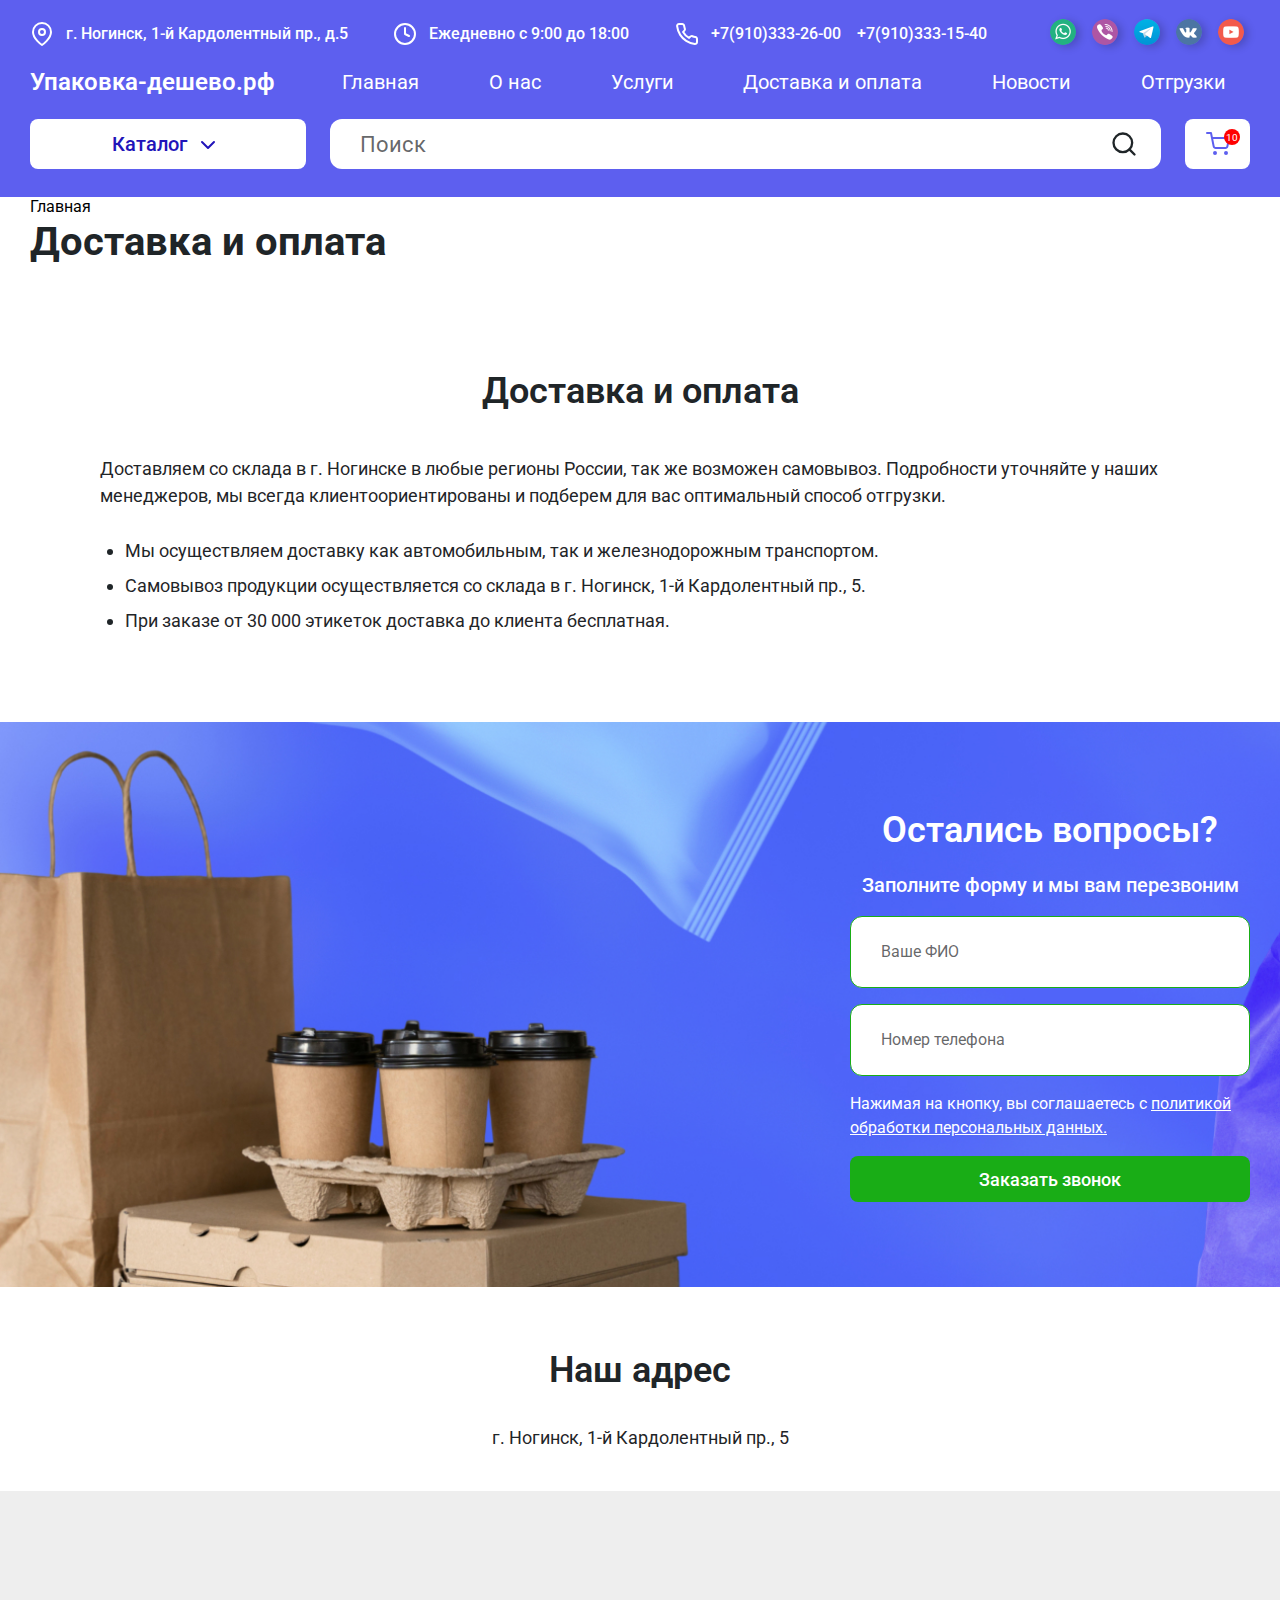
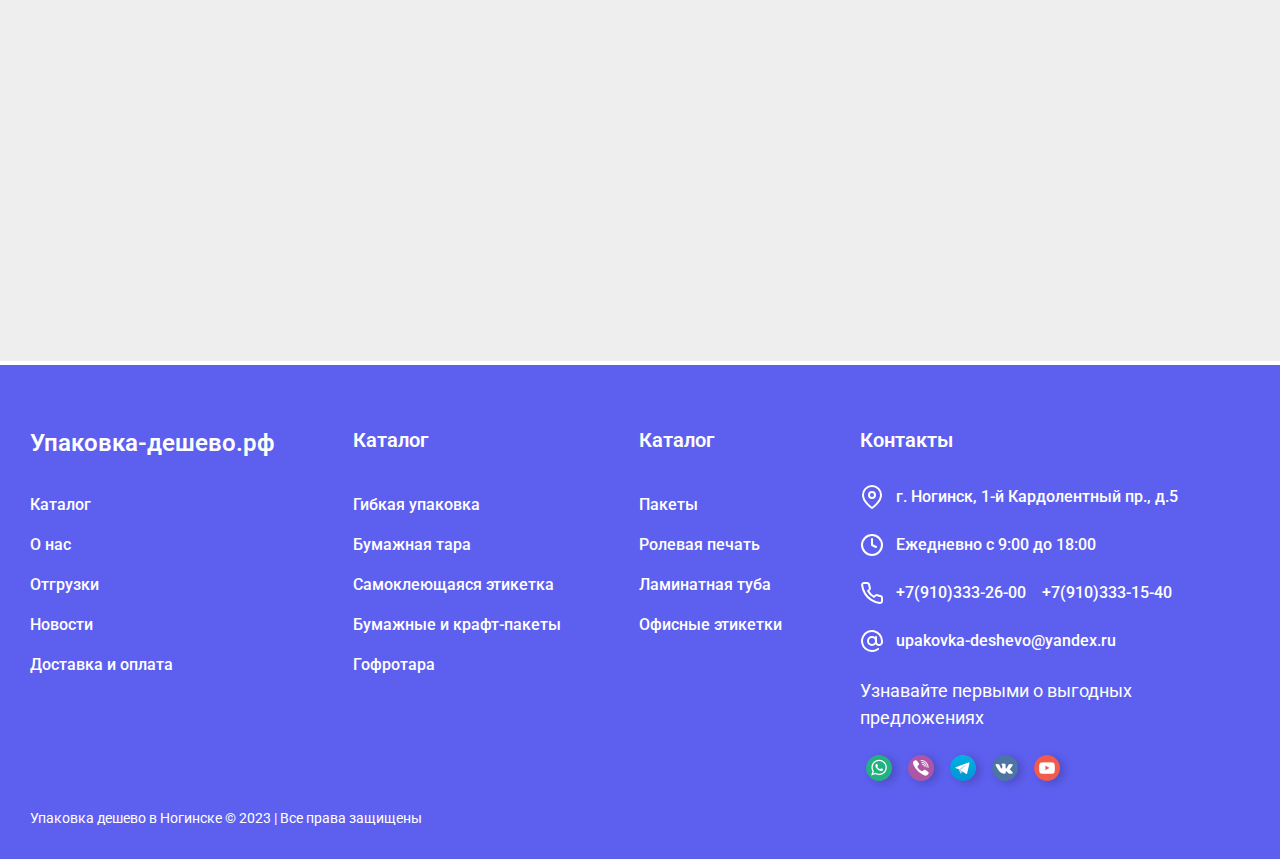
<file: delivery.html>
<!DOCTYPE html>
<html lang="ru">

<head>
    <meta charset="UTF-8">
    <meta http-equiv="X-UA-Compatible" content="IE=edge">
    <meta name="viewport" content="width=device-width, initial-scale=1.0">
    <title>doc</title>

    <link rel="preconnect" href="https://fonts.googleapis.com">
    <link rel="preconnect" href="https://fonts.gstatic.com" crossorigin>
    <link href="https://fonts.googleapis.com/css2?family=Roboto:wght@300;400;500;700&display=swap" rel="stylesheet">

    <link rel="stylesheet" href="./css/style.css?ver=56789">
</head>

<body>
    <header class="header">
        <div class="header-top">
            <button class="btn-menu"><span></span></button>
            <p class="connect">
                <img src="img/location.svg" alt="img">
                г. Ногинск, 1-й Кардолентный пр., д.5
            </p>
            <p class="connect">
                <img src="img/time.svg" alt="img">
                Ежедневно с 9:00 до 18:00
            </p>
            <p class="connect phone">
                <img src="img/call.svg" alt="img">
                <a href="tel:+79103332600">+7(910)333-26-00</a>
                <a href="tel:+79103331540">+7(910)333-15-40</a>
            </p>
            <div class="social">
                <a href="#" target="_blank"><img src="img/wa.png" alt="img"></a>
                <a href="#" target="_blank"><img src="img/vb.png" alt="img"></a>
                <a href="#" target="_blank"><img src="img/tg.png" alt="img"></a>
                <a href="#" target="_blank"><img src="img/vk.png" alt="img"></a>
                <a href="#" target="_blank"><img src="img/yt.png" alt="img"></a>
            </div>
        </div>
        <div class="header-middle">
            <a href="./index.html" class="logo">Упаковка-дешево.рф</a>
            <nav class="navbar">
                <a href="./index.html">Главная</a>
                <a href="./about.html">О нас</a>
                <a href="./services.html">Услуги</a>
                <a href="./delivery.html" class="active">Доставка и оплата</a>
                <a href="./news.html">Новости</a>
                <a href="./shipments.html">Отгрузки</a>
            </nav>
        </div>
        <div class="header-bottom">
            <button class="btn btn-catalogue" data-modal="modal-catalogue">Каталог <img src="img/arrow-down.svg" alt="">
            </button>
            <form class="search">
                <input type="search" placeholder="Поиск">
                <button type="submit"></button>
            </form>
            <a href="./cart.html" class="btn btn-cart" data-cart="10"></a>
        </div>
    </header>

    <nav class="path container">
        <a class="path-item" href="./index.html">Главная</a>
        <h1 class="path-item" href="./shipments.html">Доставка и оплата</h1>
    </nav>

    <section>
        <div class="container">
            <article>
                <h2>Доставка и оплата</h2>
                <p>
                    Доставляем со склада в г. Ногинске в любые регионы России, так же возможен самовывоз.
                    Подробности уточняйте у наших менеджеров, мы всегда клиентоориентированы и подберем для вас
                    оптимальный способ отгрузки.
                </p>
                <ul>
                    <li>
                        Мы осуществляем доставку как автомобильным, так и железнодорожным транспортом.
                    </li>
                    <li>
                        Самовывоз продукции осуществляется со склада в г. Ногинск, 1-й Кардолентный пр., 5.
                    </li>
                    <li>
                        При заказе от 30 000 этикеток доставка до клиента бесплатная.
                    </li>
                </ul>
            </article>
        </div>
    </section>

    <section class="contact_us">
        <div class="container">
            <div class="col">
                <h2>Остались вопросы?</h2>
                <p>Заполните форму и мы вам перезвоним</p>
                <form>
                    <input type="text" placeholder="Ваше ФИО" required>
                    <input type="tel" placeholder="Номер телефона" required>
                    <p class="descr">Нажимая на кнопку, вы соглашаетесь с <a href="#">политикой обработки персональных
                            данных.</a></p>
                    <button class="btn sm" type="submit">Заказать звонок</button>
                </form>
            </div>
        </div>
    </section>

    <section class="map">
        <div class="container">
            <h2>Наш адрес</h2>
            <p>г. Ногинск, 1-й Кардолентный пр., 5</p>
        </div>
        <iframe></iframe>
    </section>

    <footer class="footer">
        <div class="container wrap">
            <nav class="col">
                <a href="#" class="logo">Упаковка-дешево.рф</a>
                <a href="#">Каталог</a>
                <a href="#">О нас</a>
                <a href="#">Отгрузки</a>
                <a href="#">Новости</a>
                <a href="#">Доставка и оплата</a>
            </nav>
            <nav class="col">
                <p class="footer__heading">Каталог</p>
                <a href="#">Гибкая упаковка</a>
                <a href="#">Бумажная тара</a>
                <a href="#">Самоклеющаяся этикетка</a>
                <a href="#">Бумажные и крафт-пакеты</a>
                <a href="#">Гофротара</a>
            </nav>
            <nav class="col">
                <p class="footer__heading">Каталог</p>
                <a href="#">Пакеты</a>
                <a href="#">Ролевая печать</a>
                <a href="#">Ламинатная туба</a>
                <a href="#">Офисные этикетки</a>
            </nav>
            <div class="col">
                <p class="footer__heading">Контакты</p>
                <p class="connect">
                    <img src="img/location.svg" alt="img">
                    г. Ногинск, 1-й Кардолентный пр., д.5
                </p>
                <p class="connect">
                    <img src="img/time.svg" alt="img">
                    Ежедневно с 9:00 до 18:00
                </p>
                <p class="connect">
                    <img src="img/call.svg" alt="img">
                    <a href="tel:+79103332600">+7(910)333-26-00</a>
                    <a href="tel:+79103331540">+7(910)333-15-40</a>
                </p>
                <p class="connect">
                    <img src="img/email.svg" alt="img">
                    <a href="mailto:upakovka-deshevo@yandex.ru">upakovka-deshevo@yandex.ru</a>
                </p>
                <p class="footer__info">Узнавайте первыми о выгодных предложениях</p>
                <div class="social">
                    <a href="#" target="_blank"><img src="img/wa.png" alt="img"></a>
                    <a href="#" target="_blank"><img src="img/vb.png" alt="img"></a>
                    <a href="#" target="_blank"><img src="img/tg.png" alt="img"></a>
                    <a href="#" target="_blank"><img src="img/vk.png" alt="img"></a>
                    <a href="#" target="_blank"><img src="img/yt.png" alt="img"></a>
                </div>
            </div>
        </div>
        <p class="container footer-bottom">
            Упаковка дешево в Ногинске © 2023 | Все права защищены
        </p>
    </footer>

   <div class="modal modal-catalogue" id="modal-catalogue">
        <div class="modal-content">
            <button class="modal-close">&#x2715;</button>
            <h2>Каталог</h2>
            <div class="wrap">
                <div class="item">
                    <p class="item__heading">Гибкая упаковка</p>
                    <ul>
                        <li><a href="#">Печать БОПП, СПП, ПВД, ПНД</a></li>
                        <li><a href="#">Печать с ламинацией</a></li>
                        <li><a href="#">Продажа и резка пленки БОПП, СПП</a></li>
                        <li><a href="#">Полистирол и полимерные материалы </a></li>
                        <li><a href="#">Межслойная печать</a></li>
                        <li><a href="#">Широкорулонная флексопечать</a></li>
                    </ul>
                </div>
                <div class="item">
                    <p class="item__heading"> Гофротара</p>
                    <ul>
                        <li><a href="#">Четырехклапанные короба</a></li>
                        <li><a href="#">Короба со сложной высечкой </a></li>
                        <li><a href="#">Печать по гофрокартону</a></li>
                        <li><a href="#">Четырехклапанные короба</a></li>
                        <li><a href="#">Короба со сложной высечкой </a></li>
                        <li><a href="#">Печать по гофрокартону</a></li>
                    </ul>
                </div>
                <div class="item">
                    <p class="item__heading">Бумажные и крафт-пакеты</p>
                    <ul>
                        <li><a href="#">Пакеты для строительных смесей</a></li>
                        <li><a href="#">Пакеты для угля</a></li>
                        <li><a href="#">Пакеты для наполнителя</a></li>
                        <li><a href="#">Пакеты для строительных смесей</a></li>
                        <li><a href="#">Пакеты для угля</a></li>
                        <li><a href="#">Пакеты для наполнителя</a></li>
                    </ul>
                </div>
                <div class="item">
                    <p class="item__heading">Ламинатная туба</p>
                    <ul>
                        <li><a href="#">Печать тубного ламината</a></li>
                        <li><a href="#">Продажа комплектующих</a></li>
                        <li><a href="#">Тубирование</a></li>
                        <li><a href="#">Печать тубного ламината</a></li>
                        <li><a href="#">Продажа комплектующих</a></li>
                        <li><a href="#">Тубирование</a></li>
                    </ul>
                </div>
                <div class="item">
                    <p class="item__heading">Пакеты</p>
                    <ul>
                        <li><a href="#">Фасовочные пакеты</a></li>
                        <li><a href="#">Флексопечать по ПНД, ПВД, БОПП</a></li>
                        <li><a href="#">Упаковка для продуктов</a></li>
                        <li><a href="#">Фасовочные пакеты</a></li>
                        <li><a href="#">Флексопечать по ПНД, ПВД, БОПП</a></li>
                        <li><a href="#">Упаковка для продуктов</a></li>
                    </ul>
                </div>
                <div class="item">
                    <p class="item__heading"> Офсетные этикетки</p>
                    <ul>
                        <li><a href="#">Печать этикеток защиты</a></li>
                        <li><a href="#">Печать наклеек</a></li>
                        <li><a href="#">Визитки</a></li>
                        <li><a href="#">Печать этикеток защиты</a></li>
                        <li><a href="#">Печать наклеек</a></li>
                        <li><a href="#">Визитки</a></li>
                    </ul>
                </div>
                <div class="item">
                    <p class="item__heading">Бумажная тара</p>
                    <ul>
                        <li><a href="#">Картонные втулки (гильзы, шпули)</a></li>
                        <li><a href="#">Бумажные стаканчики </a></li>
                        <li><a href="#">Одноразовая посуда</a></li>
                    </ul>
                </div>
                <div class="item">
                    <p class="item__heading">Самоклеющаяся этикетка</p>
                    <ul>
                        <li><a href="#">Все виды этикеток</a></li>
                        <li><a href="#">Наклейки, стикеры</a></li>
                        <li><a href="#">Узкорулонная печать</a></li>
                    </ul>
                </div>
                <div class="item">
                    <p class="item__heading">Ролевая печать</p>
                    <ul>
                        <li><a href="#">Печать листовок</a></li>
                        <li><a href="#">Работа на давальческом сырье</a></li>
                    </ul>
                </div>
            </div>
            <a href="#" class="btn">Посмотреть все категории</a>
        </div>
    </div>

    <script src="./js/jquery-3.4.1.min.js"></script>
    <script src="./js/slick.min.js"></script>
    <script src="./js/scripts.js?ver=56789"></script>
</body>

</html>
</file>
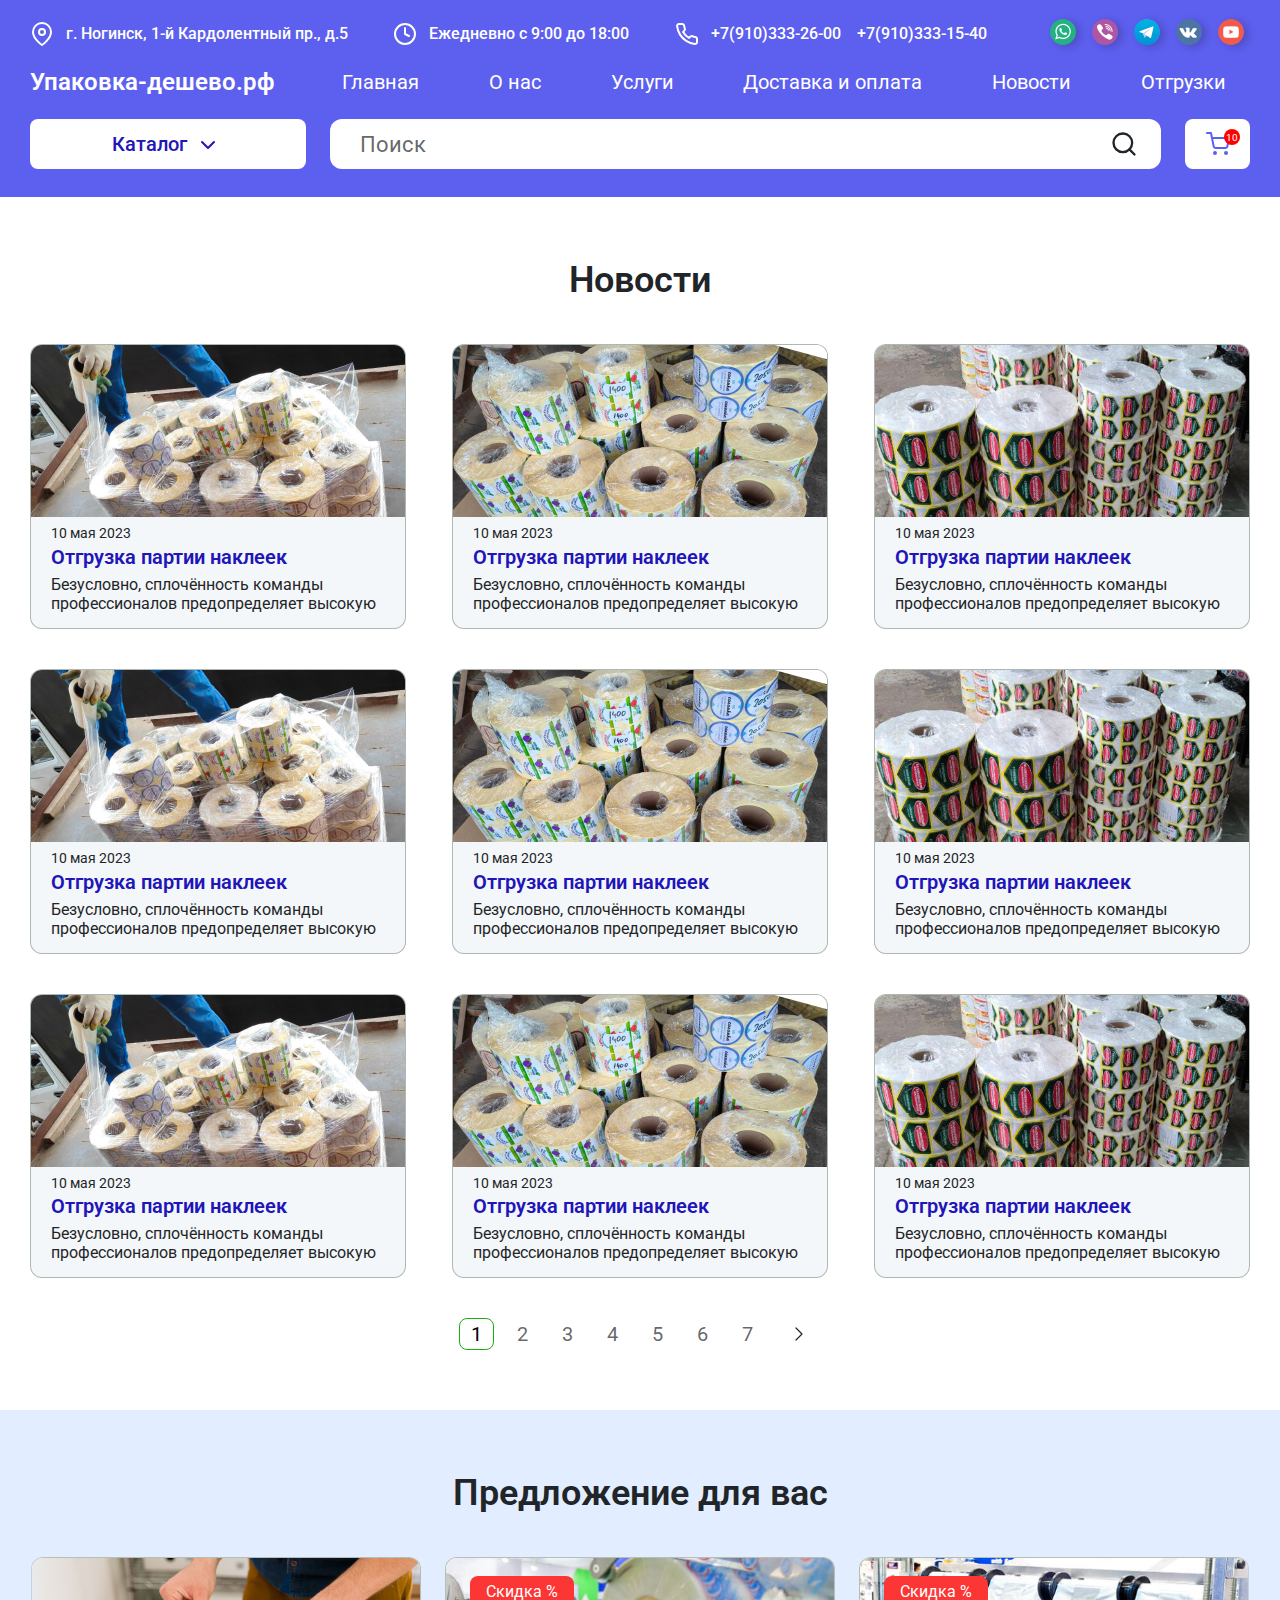
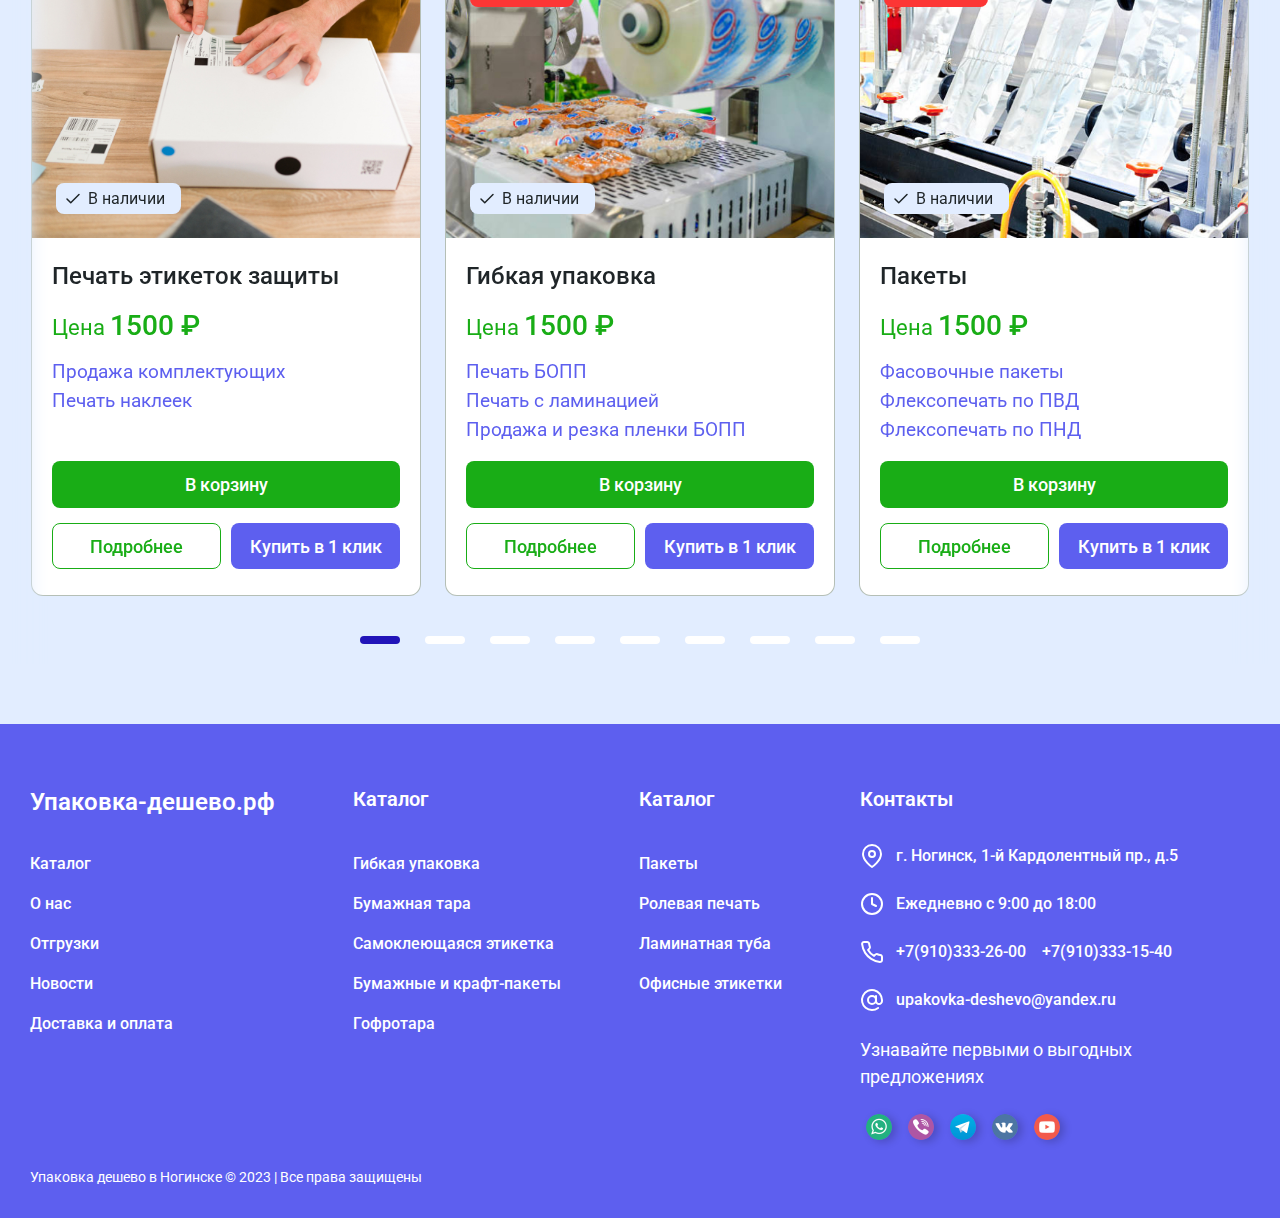
<file: news.html>
<!DOCTYPE html>
<html lang="ru">

<head>
    <meta charset="UTF-8">
    <meta http-equiv="X-UA-Compatible" content="IE=edge">
    <meta name="viewport" content="width=device-width, initial-scale=1.0">
    <title>doc</title>

    <link rel="preconnect" href="https://fonts.googleapis.com">
    <link rel="preconnect" href="https://fonts.gstatic.com" crossorigin>
    <link href="https://fonts.googleapis.com/css2?family=Roboto:wght@300;400;500;700&display=swap" rel="stylesheet">

    <link rel="stylesheet" href="./css/style.css?ver=56789">
</head>

<body>
    <header class="header">
        <div class="header-top">
            <button class="btn-menu"><span></span></button>
            <p class="connect">
                <img src="img/location.svg" alt="img">
                г. Ногинск, 1-й Кардолентный пр., д.5
            </p>
            <p class="connect">
                <img src="img/time.svg" alt="img">
                Ежедневно с 9:00 до 18:00
            </p>
            <p class="connect phone">
                <img src="img/call.svg" alt="img">
                <a href="tel:+79103332600">+7(910)333-26-00</a>
                <a href="tel:+79103331540">+7(910)333-15-40</a>
            </p>
            <div class="social">
                <a href="#" target="_blank"><img src="img/wa.png" alt="img"></a>
                <a href="#" target="_blank"><img src="img/vb.png" alt="img"></a>
                <a href="#" target="_blank"><img src="img/tg.png" alt="img"></a>
                <a href="#" target="_blank"><img src="img/vk.png" alt="img"></a>
                <a href="#" target="_blank"><img src="img/yt.png" alt="img"></a>
            </div>
        </div>
        <div class="header-middle">
            <a href="./index.html" class="logo">Упаковка-дешево.рф</a>
            <nav class="navbar">
                <a href="./index.html">Главная</a>
                <a href="./about.html">О нас</a>
                <a href="./services.html">Услуги</a>
                <a href="./delivery.html">Доставка и оплата</a>
                <a href="./news.html" class="active">Новости</a>
                <a href="./shipments.html">Отгрузки</a>
            </nav>
        </div>
        <div class="header-bottom">
            <button class="btn btn-catalogue" data-modal="modal-catalogue">Каталог <img src="img/arrow-down.svg" alt="">
            </button>
            <form class="search">
                <input type="search" placeholder="Поиск">
                <button type="submit"></button>
            </form>
            <a href="./cart.html" class="btn btn-cart" data-cart="10"></a>
        </div>
    </header>

    <section>
        <div class="container">
            <h2>Новости</h2>
            <div class="news-wrap">
                <div class="news">
                    <div class="news-img">
                        <img src="img/news-1.jpg" alt="news">
                    </div>
                    <div class="news-title">
                        <p class="news__time">
                            10 мая 2023
                        </p>
                        <p class="news__heading">
                            Отгрузка партии наклеек
                        </p>
                        <p class="news__text">
                            Безусловно, сплочённость команды профессионалов предопределяет высокую
                        </p>
                        <a href="#" class="news__link">Смотреть</a>
                    </div>
                </div>
                <div class="news">
                    <div class="news-img">
                        <img src="img/news-2.jpg" alt="news">
                    </div>
                    <div class="news-title">
                        <p class="news__time">
                            10 мая 2023
                        </p>
                        <p class="news__heading">
                            Отгрузка партии наклеек
                        </p>
                        <p class="news__text">
                            Безусловно, сплочённость команды профессионалов предопределяет высокую
                        </p>
                        <a href="#" class="news__link">Смотреть</a>
                    </div>
                </div>
                <div class="news">
                    <div class="news-img">
                        <img src="img/news-3.jpg" alt="news">
                    </div>
                    <div class="news-title">
                        <p class="news__time">
                            10 мая 2023
                        </p>
                        <p class="news__heading">
                            Отгрузка партии наклеек
                        </p>
                        <p class="news__text">
                            Безусловно, сплочённость команды профессионалов предопределяет высокую
                        </p>
                        <a href="#" class="news__link">Смотреть</a>
                    </div>
                </div>
                <div class="news">
                    <div class="news-img">
                        <img src="img/news-1.jpg" alt="news">
                    </div>
                    <div class="news-title">
                        <p class="news__time">
                            10 мая 2023
                        </p>
                        <p class="news__heading">
                            Отгрузка партии наклеек
                        </p>
                        <p class="news__text">
                            Безусловно, сплочённость команды профессионалов предопределяет высокую
                        </p>
                        <a href="#" class="news__link">Смотреть</a>
                    </div>
                </div>
                <div class="news">
                    <div class="news-img">
                        <img src="img/news-2.jpg" alt="news">
                    </div>
                    <div class="news-title">
                        <p class="news__time">
                            10 мая 2023
                        </p>
                        <p class="news__heading">
                            Отгрузка партии наклеек
                        </p>
                        <p class="news__text">
                            Безусловно, сплочённость команды профессионалов предопределяет высокую
                        </p>
                        <a href="#" class="news__link">Смотреть</a>
                    </div>
                </div>
                <div class="news">
                    <div class="news-img">
                        <img src="img/news-3.jpg" alt="news">
                    </div>
                    <div class="news-title">
                        <p class="news__time">
                            10 мая 2023
                        </p>
                        <p class="news__heading">
                            Отгрузка партии наклеек
                        </p>
                        <p class="news__text">
                            Безусловно, сплочённость команды профессионалов предопределяет высокую
                        </p>
                        <a href="#" class="news__link">Смотреть</a>
                    </div>
                </div>
                <div class="news">
                    <div class="news-img">
                        <img src="img/news-1.jpg" alt="news">
                    </div>
                    <div class="news-title">
                        <p class="news__time">
                            10 мая 2023
                        </p>
                        <p class="news__heading">
                            Отгрузка партии наклеек
                        </p>
                        <p class="news__text">
                            Безусловно, сплочённость команды профессионалов предопределяет высокую
                        </p>
                        <a href="#" class="news__link">Смотреть</a>
                    </div>
                </div>
                <div class="news">
                    <div class="news-img">
                        <img src="img/news-2.jpg" alt="news">
                    </div>
                    <div class="news-title">
                        <p class="news__time">
                            10 мая 2023
                        </p>
                        <p class="news__heading">
                            Отгрузка партии наклеек
                        </p>
                        <p class="news__text">
                            Безусловно, сплочённость команды профессионалов предопределяет высокую
                        </p>
                        <a href="#" class="news__link">Смотреть</a>
                    </div>
                </div>
                <div class="news">
                    <div class="news-img">
                        <img src="img/news-3.jpg" alt="news">
                    </div>
                    <div class="news-title">
                        <p class="news__time">
                            10 мая 2023
                        </p>
                        <p class="news__heading">
                            Отгрузка партии наклеек
                        </p>
                        <p class="news__text">
                            Безусловно, сплочённость команды профессионалов предопределяет высокую
                        </p>
                        <a href="#" class="news__link">Смотреть</a>
                    </div>
                </div>
            </div>
            <nav class="pagination wrap">
                <a href="#" class="active">1</a>
                <a href="#">2</a>
                <a href="#">3</a>
                <a href="#">4</a>
                <a href="#">5</a>
                <a href="#">6</a>
                <a href="#">7</a>
                <a href="#"><img src="img/arrow-right.svg" alt="arrow-right"></a>
            </nav>
        </div>
    </section>

    <section class="bg">
        <h2>Предложение для вас</h2>
        <div class="pdct-slider shadow">
            <div class="pdct pdct_big">
                <div class="pdct-img">
                    <span class="in_stock">В наличии</span>
                    <span class="discount">Скидка %</span>
                    <img src="img/product-1.jpg" alt="product">
                </div>
                <div class="pdct-title">
                    <p class="pdct__heading">Гибкая упаковка</p>
                    <p class="pdct__price">Цена <i>1500 ₽</i></p>
                    <a href="#" class="pdct__list">Печать БОПП</a>
                    <a href="#" class="pdct__list">Печать с ламинацией</a>
                    <a href="#" class="pdct__list">Продажа и резка пленки БОПП</a>
                </div>
                <div class="wrap">
                    <button class="sm btn">В корзину</button>
                    <a href="#" class="sm btn btn_outline">Подробнее</a>
                    <button class="sm btn btn_second">Купить в 1 клик</button>
                </div>
            </div>
            <div class="pdct pdct_big">
                <div class="pdct-img">
                    <span class="in_stock">В наличии</span>
                    <span class="discount">Скидка %</span>
                    <img src="img/product-2.jpg" alt="product">
                </div>
                <div class="pdct-title">
                    <p class="pdct__heading">Пакеты</p>
                    <p class="pdct__price">Цена <i>1500 ₽</i></p>
                    <a href="#" class="pdct__list">Фасовочные пакеты</a>
                    <a href="#" class="pdct__list">Флексопечать по ПВД</a>
                    <a href="#" class="pdct__list">Флексопечать по ПНД</a>
                </div>
                <div class="wrap">
                    <button class="sm btn">В корзину</button>
                    <a href="#" class="sm btn btn_outline">Подробнее</a>
                    <button class="sm btn btn_second">Купить в 1 клик</button>
                </div>
            </div>
            <div class="pdct pdct_big">
                <div class="pdct-img">
                    <span class="in_stock">В наличии</span>
                    <img src="img/product-3.jpg" alt="product">
                </div>
                <div class="pdct-title">
                    <p class="pdct__heading">Самоклеющаяся этикетка</p>
                    <p class="pdct__price">Цена <i>1500 ₽</i></p>
                    <a href="#" class="pdct__list">Все виды этикеток</a>
                    <a href="#" class="pdct__list">Наклейки, стикеры</a>
                    <a href="#" class="pdct__list">Узкорулонная печать</a>
                </div>
                <div class="wrap">
                    <button class="sm btn">В корзину</button>
                    <a href="#" class="sm btn btn_outline">Подробнее</a>
                    <button class="sm btn btn_second">Купить в 1 клик</button>
                </div>
            </div>
            <div class="pdct pdct_big">
                <div class="pdct-img">
                    <span class="in_stock">В наличии</span>
                    <img src="img/product-4.jpg" alt="product">
                </div>
                <div class="pdct-title">
                    <p class="pdct__heading">Бумажные и крафт-пакеты</p>
                    <p class="pdct__price">Цена <i>1500 ₽</i></p>
                    <a href="#" class="pdct__list">Пакеты для строительных смесей</a>
                    <a href="#" class="pdct__list">Пакеты для угля</a>
                    <a href="#" class="pdct__list">Пакеты для наполнителя</a>
                </div>
                <div class="wrap">
                    <button class="sm btn">В корзину</button>
                    <a href="#" class="sm btn btn_outline">Подробнее</a>
                    <button class="sm btn btn_second">Купить в 1 клик</button>
                </div>
            </div>
            <div class="pdct pdct_big">
                <div class="pdct-img">
                    <span class="in_stock">В наличии</span>
                    <span class="new">Новинка</span>
                    <img src="img/product-5.jpg" alt="product">
                </div>
                <div class="pdct-title">
                    <p class="pdct__heading">Гофротара</p>
                    <p class="pdct__price">Цена <i>1500 ₽</i></p>
                    <a href="#" class="pdct__list">Четырехклапанные короба</a>
                    <a href="#" class="pdct__list">Короба со сложной высечкой</a>
                    <a href="#" class="pdct__list">Печать по гофрокартону</a>
                </div>
                <div class="wrap">
                    <button class="sm btn">В корзину</button>
                    <a href="#" class="sm btn btn_outline">Подробнее</a>
                    <button class="sm btn btn_second">Купить в 1 клик</button>
                </div>
            </div>
            <div class="pdct pdct_big">
                <div class="pdct-img">
                    <span class="in_stock">В наличии</span>
                    <span class="new">Новинка</span>
                    <img src="img/product-6.jpg" alt="product">
                </div>
                <div class="pdct-title">
                    <p class="pdct__heading">Бумажная тара</p>
                    <p class="pdct__price">Цена <i>1500 ₽</i></p>
                    <a href="#" class="pdct__list">Картонные втулки (гильзы, шпули)</a>
                    <a href="#" class="pdct__list">Бумажные стаканчики</a>
                    <a href="#" class="pdct__list">Одноразовая посуда</a>
                </div>
                <div class="wrap">
                    <button class="sm btn">В корзину</button>
                    <a href="#" class="sm btn btn_outline">Подробнее</a>
                    <button class="sm btn btn_second">Купить в 1 клик</button>
                </div>
            </div>
            <div class="pdct pdct_big">
                <div class="pdct-img">
                    <span class="in_stock">В наличии</span>
                    <span class="new">Новинка</span>
                    <img src="img/product-7.jpg" alt="product">
                </div>
                <div class="pdct-title">
                    <p class="pdct__heading">Ролевая печать</p>
                    <p class="pdct__price">Цена <i>1500 ₽</i></p>
                    <a href="#" class="pdct__list">Печать листовок</a>
                    <a href="#" class="pdct__list">Работа на давальческом сырье</a>
                </div>
                <div class="wrap">
                    <button class="sm btn">В корзину</button>
                    <a href="#" class="sm btn btn_outline">Подробнее</a>
                    <button class="sm btn btn_second">Купить в 1 клик</button>
                </div>
            </div>
            <div class="pdct pdct_big">
                <div class="pdct-img">
                    <span class="in_stock">В наличии</span>
                    <img src="img/product-8.jpg" alt="product">
                </div>
                <div class="pdct-title">
                    <p class="pdct__heading">Ламинатная туба</p>
                    <p class="pdct__price">Цена <i>1500 ₽</i></p>
                    <a href="#" class="pdct__list">Офсетные этикетки</a>
                    <a href="#" class="pdct__list">Печать тубного ламината</a>
                </div>
                <div class="wrap">
                    <button class="sm btn">В корзину</button>
                    <a href="#" class="sm btn btn_outline">Подробнее</a>
                    <button class="sm btn btn_second">Купить в 1 клик</button>
                </div>
            </div>
            <div class="pdct pdct_big">
                <div class="pdct-img">
                    <span class="in_stock">В наличии</span>
                    <img src="img/product-9.jpg" alt="product">
                </div>
                <div class="pdct-title">
                    <p class="pdct__heading">Печать этикеток защиты</p>
                    <p class="pdct__price">Цена <i>1500 ₽</i></p>
                    <a href="#" class="pdct__list">Продажа комплектующих</a>
                    <a href="#" class="pdct__list">Печать наклеек</a>
                </div>
                <div class="wrap">
                    <button class="sm btn">В корзину</button>
                    <a href="#" class="sm btn btn_outline">Подробнее</a>
                    <button class="sm btn btn_second">Купить в 1 клик</button>
                </div>
            </div>
        </div>
    </section>

    <footer class="footer">
        <div class="container wrap">
            <nav class="col">
                <a href="#" class="logo">Упаковка-дешево.рф</a>
                <a href="#">Каталог</a>
                <a href="#">О нас</a>
                <a href="#">Отгрузки</a>
                <a href="#">Новости</a>
                <a href="#">Доставка и оплата</a>
            </nav>
            <nav class="col">
                <p class="footer__heading">Каталог</p>
                <a href="#">Гибкая упаковка</a>
                <a href="#">Бумажная тара</a>
                <a href="#">Самоклеющаяся этикетка</a>
                <a href="#">Бумажные и крафт-пакеты</a>
                <a href="#">Гофротара</a>
            </nav>
            <nav class="col">
                <p class="footer__heading">Каталог</p>
                <a href="#">Пакеты</a>
                <a href="#">Ролевая печать</a>
                <a href="#">Ламинатная туба</a>
                <a href="#">Офисные этикетки</a>
            </nav>
            <div class="col">
                <p class="footer__heading">Контакты</p>
                <p class="connect">
                    <img src="img/location.svg" alt="img">
                    г. Ногинск, 1-й Кардолентный пр., д.5
                </p>
                <p class="connect">
                    <img src="img/time.svg" alt="img">
                    Ежедневно с 9:00 до 18:00
                </p>
                <p class="connect">
                    <img src="img/call.svg" alt="img">
                    <a href="tel:+79103332600">+7(910)333-26-00</a>
                    <a href="tel:+79103331540">+7(910)333-15-40</a>
                </p>
                <p class="connect">
                    <img src="img/email.svg" alt="img">
                    <a href="mailto:upakovka-deshevo@yandex.ru">upakovka-deshevo@yandex.ru</a>
                </p>
                <p class="footer__info">Узнавайте первыми о выгодных предложениях</p>
                <div class="social">
                    <a href="#" target="_blank"><img src="img/wa.png" alt="img"></a>
                    <a href="#" target="_blank"><img src="img/vb.png" alt="img"></a>
                    <a href="#" target="_blank"><img src="img/tg.png" alt="img"></a>
                    <a href="#" target="_blank"><img src="img/vk.png" alt="img"></a>
                    <a href="#" target="_blank"><img src="img/yt.png" alt="img"></a>
                </div>
            </div>
        </div>
        <p class="container footer-bottom">
            Упаковка дешево в Ногинске © 2023 | Все права защищены
        </p>
    </footer>

   <div class="modal modal-catalogue" id="modal-catalogue">
        <div class="modal-content">
            <button class="modal-close">&#x2715;</button>
            <h2>Каталог</h2>
            <div class="wrap">
                <div class="item">
                    <p class="item__heading">Гибкая упаковка</p>
                    <ul>
                        <li><a href="#">Печать БОПП, СПП, ПВД, ПНД</a></li>
                        <li><a href="#">Печать с ламинацией</a></li>
                        <li><a href="#">Продажа и резка пленки БОПП, СПП</a></li>
                        <li><a href="#">Полистирол и полимерные материалы </a></li>
                        <li><a href="#">Межслойная печать</a></li>
                        <li><a href="#">Широкорулонная флексопечать</a></li>
                    </ul>
                </div>
                <div class="item">
                    <p class="item__heading"> Гофротара</p>
                    <ul>
                        <li><a href="#">Четырехклапанные короба</a></li>
                        <li><a href="#">Короба со сложной высечкой </a></li>
                        <li><a href="#">Печать по гофрокартону</a></li>
                        <li><a href="#">Четырехклапанные короба</a></li>
                        <li><a href="#">Короба со сложной высечкой </a></li>
                        <li><a href="#">Печать по гофрокартону</a></li>
                    </ul>
                </div>
                <div class="item">
                    <p class="item__heading">Бумажные и крафт-пакеты</p>
                    <ul>
                        <li><a href="#">Пакеты для строительных смесей</a></li>
                        <li><a href="#">Пакеты для угля</a></li>
                        <li><a href="#">Пакеты для наполнителя</a></li>
                        <li><a href="#">Пакеты для строительных смесей</a></li>
                        <li><a href="#">Пакеты для угля</a></li>
                        <li><a href="#">Пакеты для наполнителя</a></li>
                    </ul>
                </div>
                <div class="item">
                    <p class="item__heading">Ламинатная туба</p>
                    <ul>
                        <li><a href="#">Печать тубного ламината</a></li>
                        <li><a href="#">Продажа комплектующих</a></li>
                        <li><a href="#">Тубирование</a></li>
                        <li><a href="#">Печать тубного ламината</a></li>
                        <li><a href="#">Продажа комплектующих</a></li>
                        <li><a href="#">Тубирование</a></li>
                    </ul>
                </div>
                <div class="item">
                    <p class="item__heading">Пакеты</p>
                    <ul>
                        <li><a href="#">Фасовочные пакеты</a></li>
                        <li><a href="#">Флексопечать по ПНД, ПВД, БОПП</a></li>
                        <li><a href="#">Упаковка для продуктов</a></li>
                        <li><a href="#">Фасовочные пакеты</a></li>
                        <li><a href="#">Флексопечать по ПНД, ПВД, БОПП</a></li>
                        <li><a href="#">Упаковка для продуктов</a></li>
                    </ul>
                </div>
                <div class="item">
                    <p class="item__heading"> Офсетные этикетки</p>
                    <ul>
                        <li><a href="#">Печать этикеток защиты</a></li>
                        <li><a href="#">Печать наклеек</a></li>
                        <li><a href="#">Визитки</a></li>
                        <li><a href="#">Печать этикеток защиты</a></li>
                        <li><a href="#">Печать наклеек</a></li>
                        <li><a href="#">Визитки</a></li>
                    </ul>
                </div>
                <div class="item">
                    <p class="item__heading">Бумажная тара</p>
                    <ul>
                        <li><a href="#">Картонные втулки (гильзы, шпули)</a></li>
                        <li><a href="#">Бумажные стаканчики </a></li>
                        <li><a href="#">Одноразовая посуда</a></li>
                    </ul>
                </div>
                <div class="item">
                    <p class="item__heading">Самоклеющаяся этикетка</p>
                    <ul>
                        <li><a href="#">Все виды этикеток</a></li>
                        <li><a href="#">Наклейки, стикеры</a></li>
                        <li><a href="#">Узкорулонная печать</a></li>
                    </ul>
                </div>
                <div class="item">
                    <p class="item__heading">Ролевая печать</p>
                    <ul>
                        <li><a href="#">Печать листовок</a></li>
                        <li><a href="#">Работа на давальческом сырье</a></li>
                    </ul>
                </div>
            </div>
            <a href="#" class="btn">Посмотреть все категории</a>
        </div>
    </div>

    <script src="./js/jquery-3.4.1.min.js"></script>
    <script src="./js/slick.min.js"></script>
    <script src="./js/scripts.js?ver=56789"></script>
</body>

</html>
</file>
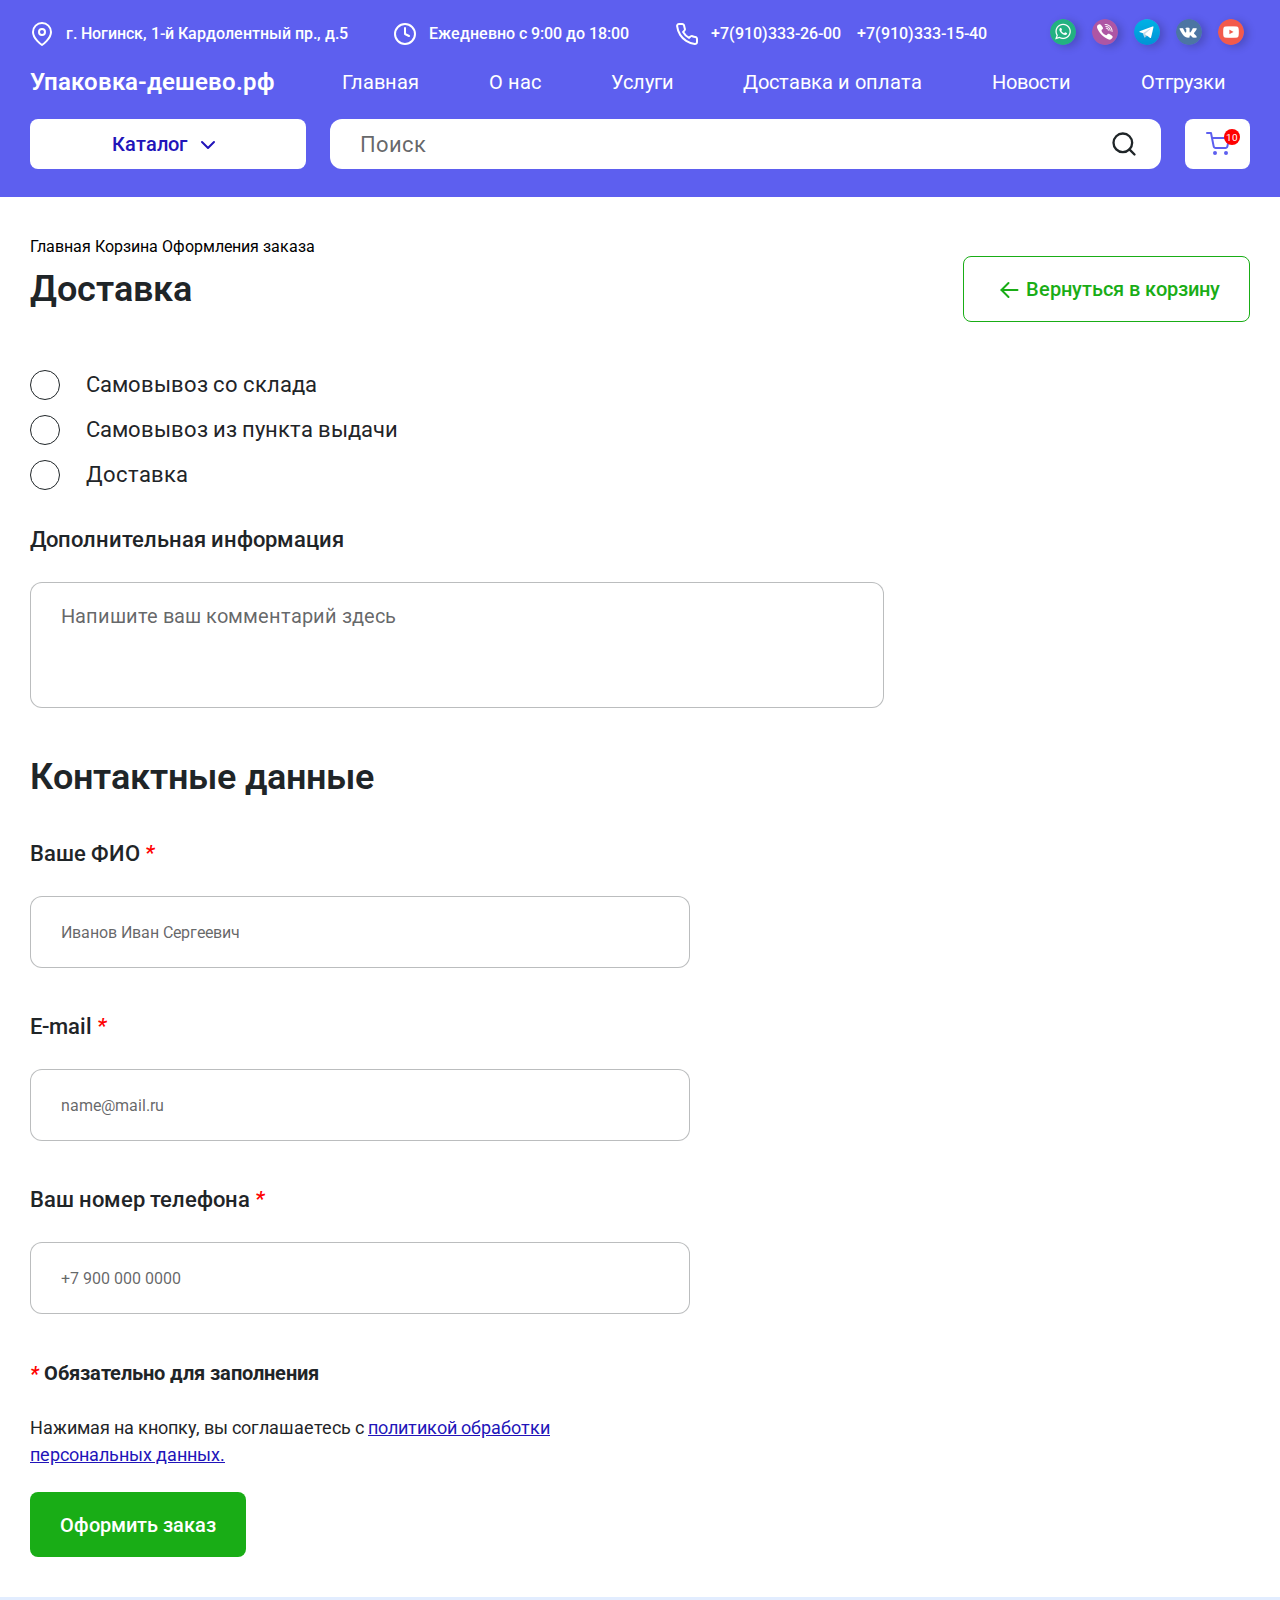
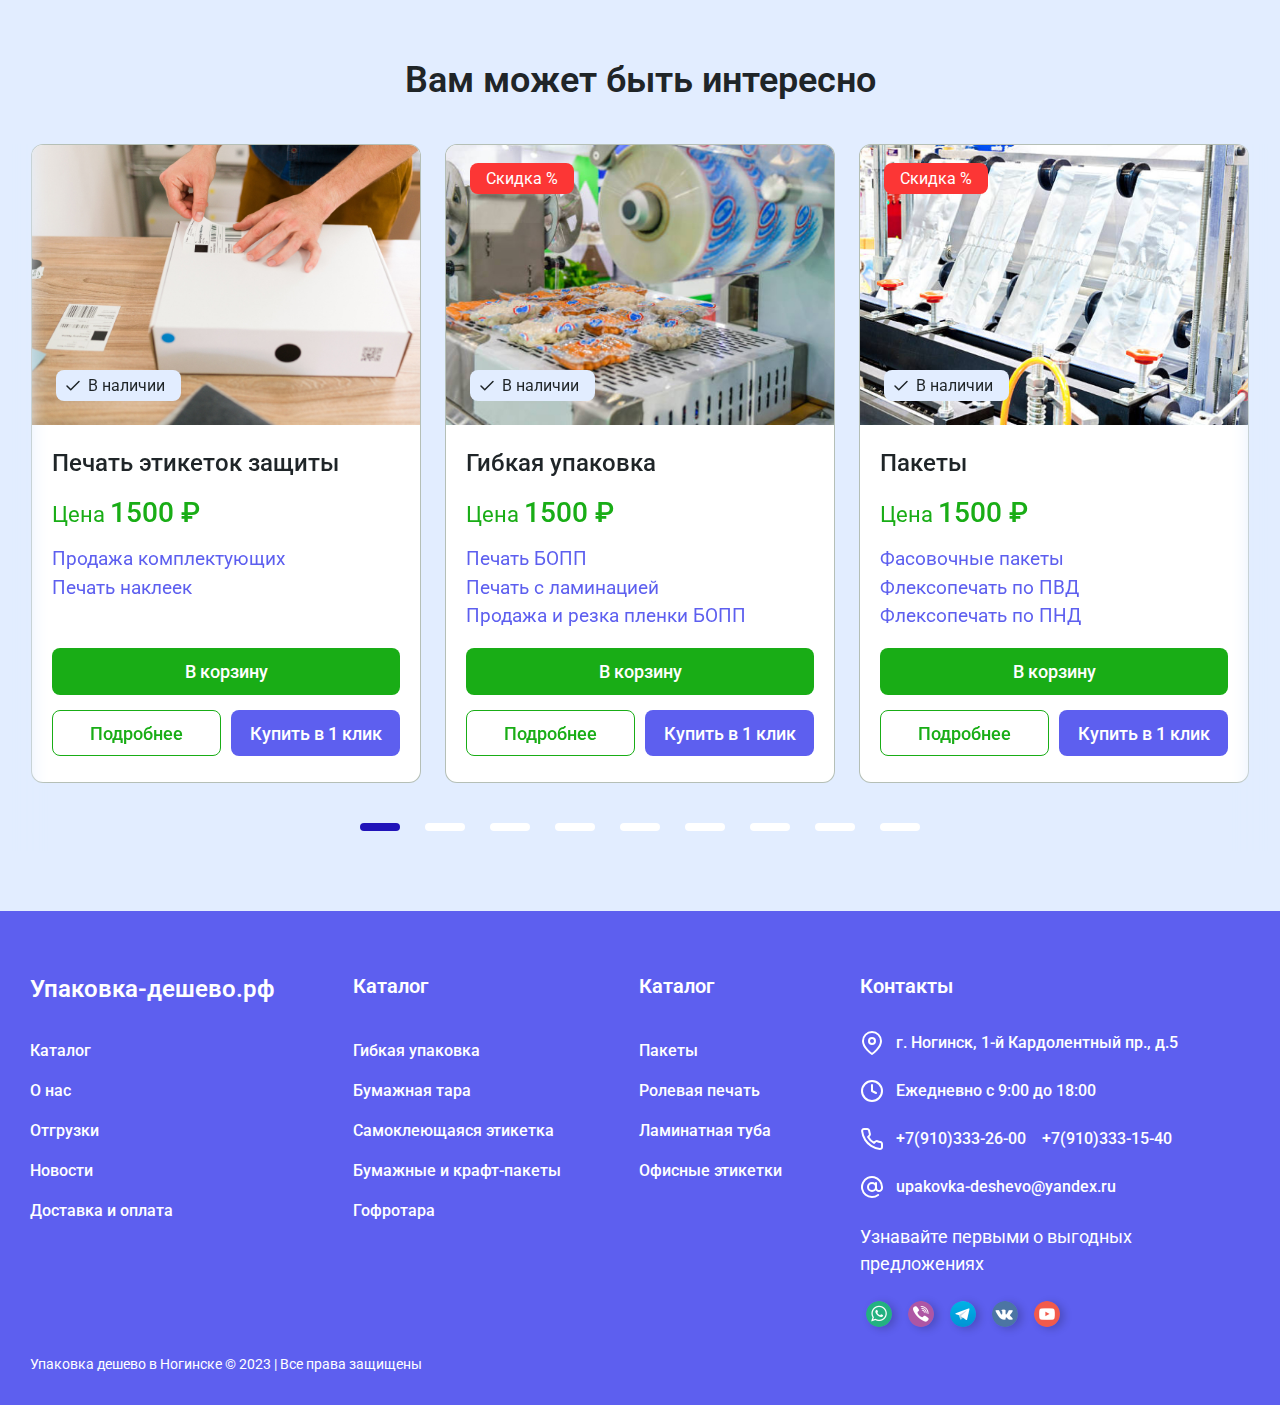
<file: ordering.html>
<!DOCTYPE html>
<html lang="ru">

<head>
    <meta charset="UTF-8">
    <meta http-equiv="X-UA-Compatible" content="IE=edge">
    <meta name="viewport" content="width=device-width, initial-scale=1.0">
    <title>doc</title>

    <link rel="preconnect" href="https://fonts.googleapis.com">
    <link rel="preconnect" href="https://fonts.gstatic.com" crossorigin>
    <link href="https://fonts.googleapis.com/css2?family=Roboto:wght@300;400;500;700&display=swap" rel="stylesheet">

    <link rel="stylesheet" href="./css/style.css?ver=56789">
</head>

<body>
    <header class="header">
        <div class="header-top">
            <button class="btn-menu"><span></span></button>
            <p class="connect">
                <img src="img/location.svg" alt="img">
                г. Ногинск, 1-й Кардолентный пр., д.5
            </p>
            <p class="connect">
                <img src="img/time.svg" alt="img">
                Ежедневно с 9:00 до 18:00
            </p>
            <p class="connect phone">
                <img src="img/call.svg" alt="img">
                <a href="tel:+79103332600">+7(910)333-26-00</a>
                <a href="tel:+79103331540">+7(910)333-15-40</a>
            </p>
            <div class="social">
                <a href="#" target="_blank"><img src="img/wa.png" alt="img"></a>
                <a href="#" target="_blank"><img src="img/vb.png" alt="img"></a>
                <a href="#" target="_blank"><img src="img/tg.png" alt="img"></a>
                <a href="#" target="_blank"><img src="img/vk.png" alt="img"></a>
                <a href="#" target="_blank"><img src="img/yt.png" alt="img"></a>
            </div>
        </div>
        <div class="header-middle">
            <a href="./index.html" class="logo">Упаковка-дешево.рф</a>
            <nav class="navbar">
                <a href="./index.html">Главная</a>
                <a href="./about.html">О нас</a>
                <a href="./services.html">Услуги</a>
                <a href="./delivery.html">Доставка и оплата</a>
                <a href="./news.html">Новости</a>
                <a href="./shipments.html">Отгрузки</a>
            </nav>
        </div>
        <div class="header-bottom">
            <button class="btn btn-catalogue" data-modal="modal-catalogue">Каталог <img src="img/arrow-down.svg" alt="">
            </button>
            <form class="search">
                <input type="search" placeholder="Поиск">
                <button type="submit"></button>
            </form>
            <a href="./cart.html" class="btn btn-cart" data-cart="10"></a>
        </div>
    </header>

    <section class="ordering">
        <div class="container">
            <nav class="path">
                <a href="./index.html">Главная</a>
                <a href="./cart.html">Корзина</a>
                <a href="./ordering.html">Оформления заказа</a>
            </nav>

            <div class="wrap wrap-title">
                <h2>Доставка</h2>
                <a href="./cart.html" class="btn btn_outline"><img src="img/arrow-left.svg" alt="img">Вернуться в
                    корзину</a>
            </div>

            <form action="#">
                <fieldset class="radios">
                    <div class="inp-radio">
                        <input type="radio" id="delivery1" name="delivery" value="Самовывоз со склада">
                        <label for="delivery1">Самовывоз со склада</label>
                    </div>
                    <div class="inp-radio">
                        <input type="radio" id="delivery2" name="delivery" value="Самовывоз из пункта выдачи">
                        <label for="delivery2">Самовывоз из пункта выдачи</label>
                    </div>
                    <div class="inp-radio">
                        <input type="radio" name="delivery" id="delivery3" value="Доставка">
                        <label for="delivery3">Доставка</label>
                    </div>
                </fieldset>
                <fieldset class="ordering-delivery">
                    <label>Адрес для доставки <i>*</i></label>
                    <textarea required name="address" id="ordering_address" rows="4"
                        placeholder="Напишите ваш адрес доставки"></textarea>
                </fieldset>
                <fieldset>
                    <label>Дополнительная информация</label>
                    <textarea name="adress" rows="4" placeholder="Напишите ваш комментарий здесь"></textarea>
                </fieldset>

                <h2>Контактные данные</h2>

                <fieldset>
                    <label>Ваше ФИО <i>*</i></label>
                    <input type="text" required placeholder="Иванов Иван Сергеевич">
                </fieldset>
                <fieldset>
                    <label>E-mail <i>*</i></label>
                    <input type="email" required placeholder="name@mail.ru">
                </fieldset>
                <fieldset>
                    <label>Ваш номер телефона <i>*</i></label>
                    <input type="tel" required placeholder="+7 900 000 0000">
                </fieldset>
                <p class="ordering__required">
                    <b><i>*</i> Обязательно для заполнения</b> <br> <br>
                    Нажимая на кнопку, вы соглашаетесь с <a href="#">политикой обработки персональных данных.</a>
                </p>
                <button type="submit" class="btn">Оформить заказ </button>
            </form>
        </div>
    </section>

    <section class="bg">
        <h2>Вам может быть интересно</h2>
        <div class="pdct-slider shadow">
            <div class="pdct pdct_big">
                <div class="pdct-img">
                    <span class="in_stock">В наличии</span>
                    <span class="discount">Скидка %</span>
                    <img src="img/product-1.jpg" alt="product">
                </div>
                <div class="pdct-title">
                    <p class="pdct__heading">Гибкая упаковка</p>
                    <p class="pdct__price">Цена <i>1500 ₽</i></p>
                    <a href="#" class="pdct__list">Печать БОПП</a>
                    <a href="#" class="pdct__list">Печать с ламинацией</a>
                    <a href="#" class="pdct__list">Продажа и резка пленки БОПП</a>
                </div>
                <div class="wrap">
                    <button class="sm btn">В корзину</button>
                    <a href="#" class="sm btn btn_outline">Подробнее</a>
                    <button class="sm btn btn_second">Купить в 1 клик</button>
                </div>
            </div>
            <div class="pdct pdct_big">
                <div class="pdct-img">
                    <span class="in_stock">В наличии</span>
                    <span class="discount">Скидка %</span>
                    <img src="img/product-2.jpg" alt="product">
                </div>
                <div class="pdct-title">
                    <p class="pdct__heading">Пакеты</p>
                    <p class="pdct__price">Цена <i>1500 ₽</i></p>
                    <a href="#" class="pdct__list">Фасовочные пакеты</a>
                    <a href="#" class="pdct__list">Флексопечать по ПВД</a>
                    <a href="#" class="pdct__list">Флексопечать по ПНД</a>
                </div>
                <div class="wrap">
                    <button class="sm btn">В корзину</button>
                    <a href="#" class="sm btn btn_outline">Подробнее</a>
                    <button class="sm btn btn_second">Купить в 1 клик</button>
                </div>
            </div>
            <div class="pdct pdct_big">
                <div class="pdct-img">
                    <span class="in_stock">В наличии</span>
                    <img src="img/product-3.jpg" alt="product">
                </div>
                <div class="pdct-title">
                    <p class="pdct__heading">Самоклеющаяся этикетка</p>
                    <p class="pdct__price">Цена <i>1500 ₽</i></p>
                    <a href="#" class="pdct__list">Все виды этикеток</a>
                    <a href="#" class="pdct__list">Наклейки, стикеры</a>
                    <a href="#" class="pdct__list">Узкорулонная печать</a>
                </div>
                <div class="wrap">
                    <button class="sm btn">В корзину</button>
                    <a href="#" class="sm btn btn_outline">Подробнее</a>
                    <button class="sm btn btn_second">Купить в 1 клик</button>
                </div>
            </div>
            <div class="pdct pdct_big">
                <div class="pdct-img">
                    <span class="in_stock">В наличии</span>
                    <img src="img/product-4.jpg" alt="product">
                </div>
                <div class="pdct-title">
                    <p class="pdct__heading">Бумажные и крафт-пакеты</p>
                    <p class="pdct__price">Цена <i>1500 ₽</i></p>
                    <a href="#" class="pdct__list">Пакеты для строительных смесей</a>
                    <a href="#" class="pdct__list">Пакеты для угля</a>
                    <a href="#" class="pdct__list">Пакеты для наполнителя</a>
                </div>
                <div class="wrap">
                    <button class="sm btn">В корзину</button>
                    <a href="#" class="sm btn btn_outline">Подробнее</a>
                    <button class="sm btn btn_second">Купить в 1 клик</button>
                </div>
            </div>
            <div class="pdct pdct_big">
                <div class="pdct-img">
                    <span class="in_stock">В наличии</span>
                    <span class="new">Новинка</span>
                    <img src="img/product-5.jpg" alt="product">
                </div>
                <div class="pdct-title">
                    <p class="pdct__heading">Гофротара</p>
                    <p class="pdct__price">Цена <i>1500 ₽</i></p>
                    <a href="#" class="pdct__list">Четырехклапанные короба</a>
                    <a href="#" class="pdct__list">Короба со сложной высечкой</a>
                    <a href="#" class="pdct__list">Печать по гофрокартону</a>
                </div>
                <div class="wrap">
                    <button class="sm btn">В корзину</button>
                    <a href="#" class="sm btn btn_outline">Подробнее</a>
                    <button class="sm btn btn_second">Купить в 1 клик</button>
                </div>
            </div>
            <div class="pdct pdct_big">
                <div class="pdct-img">
                    <span class="in_stock">В наличии</span>
                    <span class="new">Новинка</span>
                    <img src="img/product-6.jpg" alt="product">
                </div>
                <div class="pdct-title">
                    <p class="pdct__heading">Бумажная тара</p>
                    <p class="pdct__price">Цена <i>1500 ₽</i></p>
                    <a href="#" class="pdct__list">Картонные втулки (гильзы, шпули)</a>
                    <a href="#" class="pdct__list">Бумажные стаканчики</a>
                    <a href="#" class="pdct__list">Одноразовая посуда</a>
                </div>
                <div class="wrap">
                    <button class="sm btn">В корзину</button>
                    <a href="#" class="sm btn btn_outline">Подробнее</a>
                    <button class="sm btn btn_second">Купить в 1 клик</button>
                </div>
            </div>
            <div class="pdct pdct_big">
                <div class="pdct-img">
                    <span class="in_stock">В наличии</span>
                    <span class="new">Новинка</span>
                    <img src="img/product-7.jpg" alt="product">
                </div>
                <div class="pdct-title">
                    <p class="pdct__heading">Ролевая печать</p>
                    <p class="pdct__price">Цена <i>1500 ₽</i></p>
                    <a href="#" class="pdct__list">Печать листовок</a>
                    <a href="#" class="pdct__list">Работа на давальческом сырье</a>
                </div>
                <div class="wrap">
                    <button class="sm btn">В корзину</button>
                    <a href="#" class="sm btn btn_outline">Подробнее</a>
                    <button class="sm btn btn_second">Купить в 1 клик</button>
                </div>
            </div>
            <div class="pdct pdct_big">
                <div class="pdct-img">
                    <span class="in_stock">В наличии</span>
                    <img src="img/product-8.jpg" alt="product">
                </div>
                <div class="pdct-title">
                    <p class="pdct__heading">Ламинатная туба</p>
                    <p class="pdct__price">Цена <i>1500 ₽</i></p>
                    <a href="#" class="pdct__list">Офсетные этикетки</a>
                    <a href="#" class="pdct__list">Печать тубного ламината</a>
                </div>
                <div class="wrap">
                    <button class="sm btn">В корзину</button>
                    <a href="#" class="sm btn btn_outline">Подробнее</a>
                    <button class="sm btn btn_second">Купить в 1 клик</button>
                </div>
            </div>
            <div class="pdct pdct_big">
                <div class="pdct-img">
                    <span class="in_stock">В наличии</span>
                    <img src="img/product-9.jpg" alt="product">
                </div>
                <div class="pdct-title">
                    <p class="pdct__heading">Печать этикеток защиты</p>
                    <p class="pdct__price">Цена <i>1500 ₽</i></p>
                    <a href="#" class="pdct__list">Продажа комплектующих</a>
                    <a href="#" class="pdct__list">Печать наклеек</a>
                </div>
                <div class="wrap">
                    <button class="sm btn">В корзину</button>
                    <a href="#" class="sm btn btn_outline">Подробнее</a>
                    <button class="sm btn btn_second">Купить в 1 клик</button>
                </div>
            </div>
        </div>
    </section>

    <footer class="footer">
        <div class="container wrap">
            <nav class="col">
                <a href="#" class="logo">Упаковка-дешево.рф</a>
                <a href="#">Каталог</a>
                <a href="#">О нас</a>
                <a href="#">Отгрузки</a>
                <a href="#">Новости</a>
                <a href="#">Доставка и оплата</a>
            </nav>
            <nav class="col">
                <p class="footer__heading">Каталог</p>
                <a href="#">Гибкая упаковка</a>
                <a href="#">Бумажная тара</a>
                <a href="#">Самоклеющаяся этикетка</a>
                <a href="#">Бумажные и крафт-пакеты</a>
                <a href="#">Гофротара</a>
            </nav>
            <nav class="col">
                <p class="footer__heading">Каталог</p>
                <a href="#">Пакеты</a>
                <a href="#">Ролевая печать</a>
                <a href="#">Ламинатная туба</a>
                <a href="#">Офисные этикетки</a>
            </nav>
            <div class="col">
                <p class="footer__heading">Контакты</p>
                <p class="connect">
                    <img src="img/location.svg" alt="img">
                    г. Ногинск, 1-й Кардолентный пр., д.5
                </p>
                <p class="connect">
                    <img src="img/time.svg" alt="img">
                    Ежедневно с 9:00 до 18:00
                </p>
                <p class="connect">
                    <img src="img/call.svg" alt="img">
                    <a href="tel:+79103332600">+7(910)333-26-00</a>
                    <a href="tel:+79103331540">+7(910)333-15-40</a>
                </p>
                <p class="connect">
                    <img src="img/email.svg" alt="img">
                    <a href="mailto:upakovka-deshevo@yandex.ru">upakovka-deshevo@yandex.ru</a>
                </p>
                <p class="footer__info">Узнавайте первыми о выгодных предложениях</p>
                <div class="social">
                    <a href="#" target="_blank"><img src="img/wa.png" alt="img"></a>
                    <a href="#" target="_blank"><img src="img/vb.png" alt="img"></a>
                    <a href="#" target="_blank"><img src="img/tg.png" alt="img"></a>
                    <a href="#" target="_blank"><img src="img/vk.png" alt="img"></a>
                    <a href="#" target="_blank"><img src="img/yt.png" alt="img"></a>
                </div>
            </div>
        </div>
        <p class="container footer-bottom">
            Упаковка дешево в Ногинске © 2023 | Все права защищены
        </p>
    </footer>

   <div class="modal modal-catalogue" id="modal-catalogue">
        <div class="modal-content">
            <button class="modal-close">&#x2715;</button>
            <h2>Каталог</h2>
            <div class="wrap">
                <div class="item">
                    <p class="item__heading">Гибкая упаковка</p>
                    <ul>
                        <li><a href="#">Печать БОПП, СПП, ПВД, ПНД</a></li>
                        <li><a href="#">Печать с ламинацией</a></li>
                        <li><a href="#">Продажа и резка пленки БОПП, СПП</a></li>
                        <li><a href="#">Полистирол и полимерные материалы </a></li>
                        <li><a href="#">Межслойная печать</a></li>
                        <li><a href="#">Широкорулонная флексопечать</a></li>
                    </ul>
                </div>
                <div class="item">
                    <p class="item__heading"> Гофротара</p>
                    <ul>
                        <li><a href="#">Четырехклапанные короба</a></li>
                        <li><a href="#">Короба со сложной высечкой </a></li>
                        <li><a href="#">Печать по гофрокартону</a></li>
                        <li><a href="#">Четырехклапанные короба</a></li>
                        <li><a href="#">Короба со сложной высечкой </a></li>
                        <li><a href="#">Печать по гофрокартону</a></li>
                    </ul>
                </div>
                <div class="item">
                    <p class="item__heading">Бумажные и крафт-пакеты</p>
                    <ul>
                        <li><a href="#">Пакеты для строительных смесей</a></li>
                        <li><a href="#">Пакеты для угля</a></li>
                        <li><a href="#">Пакеты для наполнителя</a></li>
                        <li><a href="#">Пакеты для строительных смесей</a></li>
                        <li><a href="#">Пакеты для угля</a></li>
                        <li><a href="#">Пакеты для наполнителя</a></li>
                    </ul>
                </div>
                <div class="item">
                    <p class="item__heading">Ламинатная туба</p>
                    <ul>
                        <li><a href="#">Печать тубного ламината</a></li>
                        <li><a href="#">Продажа комплектующих</a></li>
                        <li><a href="#">Тубирование</a></li>
                        <li><a href="#">Печать тубного ламината</a></li>
                        <li><a href="#">Продажа комплектующих</a></li>
                        <li><a href="#">Тубирование</a></li>
                    </ul>
                </div>
                <div class="item">
                    <p class="item__heading">Пакеты</p>
                    <ul>
                        <li><a href="#">Фасовочные пакеты</a></li>
                        <li><a href="#">Флексопечать по ПНД, ПВД, БОПП</a></li>
                        <li><a href="#">Упаковка для продуктов</a></li>
                        <li><a href="#">Фасовочные пакеты</a></li>
                        <li><a href="#">Флексопечать по ПНД, ПВД, БОПП</a></li>
                        <li><a href="#">Упаковка для продуктов</a></li>
                    </ul>
                </div>
                <div class="item">
                    <p class="item__heading"> Офсетные этикетки</p>
                    <ul>
                        <li><a href="#">Печать этикеток защиты</a></li>
                        <li><a href="#">Печать наклеек</a></li>
                        <li><a href="#">Визитки</a></li>
                        <li><a href="#">Печать этикеток защиты</a></li>
                        <li><a href="#">Печать наклеек</a></li>
                        <li><a href="#">Визитки</a></li>
                    </ul>
                </div>
                <div class="item">
                    <p class="item__heading">Бумажная тара</p>
                    <ul>
                        <li><a href="#">Картонные втулки (гильзы, шпули)</a></li>
                        <li><a href="#">Бумажные стаканчики </a></li>
                        <li><a href="#">Одноразовая посуда</a></li>
                    </ul>
                </div>
                <div class="item">
                    <p class="item__heading">Самоклеющаяся этикетка</p>
                    <ul>
                        <li><a href="#">Все виды этикеток</a></li>
                        <li><a href="#">Наклейки, стикеры</a></li>
                        <li><a href="#">Узкорулонная печать</a></li>
                    </ul>
                </div>
                <div class="item">
                    <p class="item__heading">Ролевая печать</p>
                    <ul>
                        <li><a href="#">Печать листовок</a></li>
                        <li><a href="#">Работа на давальческом сырье</a></li>
                    </ul>
                </div>
            </div>
            <a href="#" class="btn">Посмотреть все категории</a>
        </div>
    </div>

    <script src="./js/jquery-3.4.1.min.js"></script>
    <script src="./js/slick.min.js"></script>
    <script src="./js/scripts.js?ver=56789"></script>
</body>

</html>
</file>
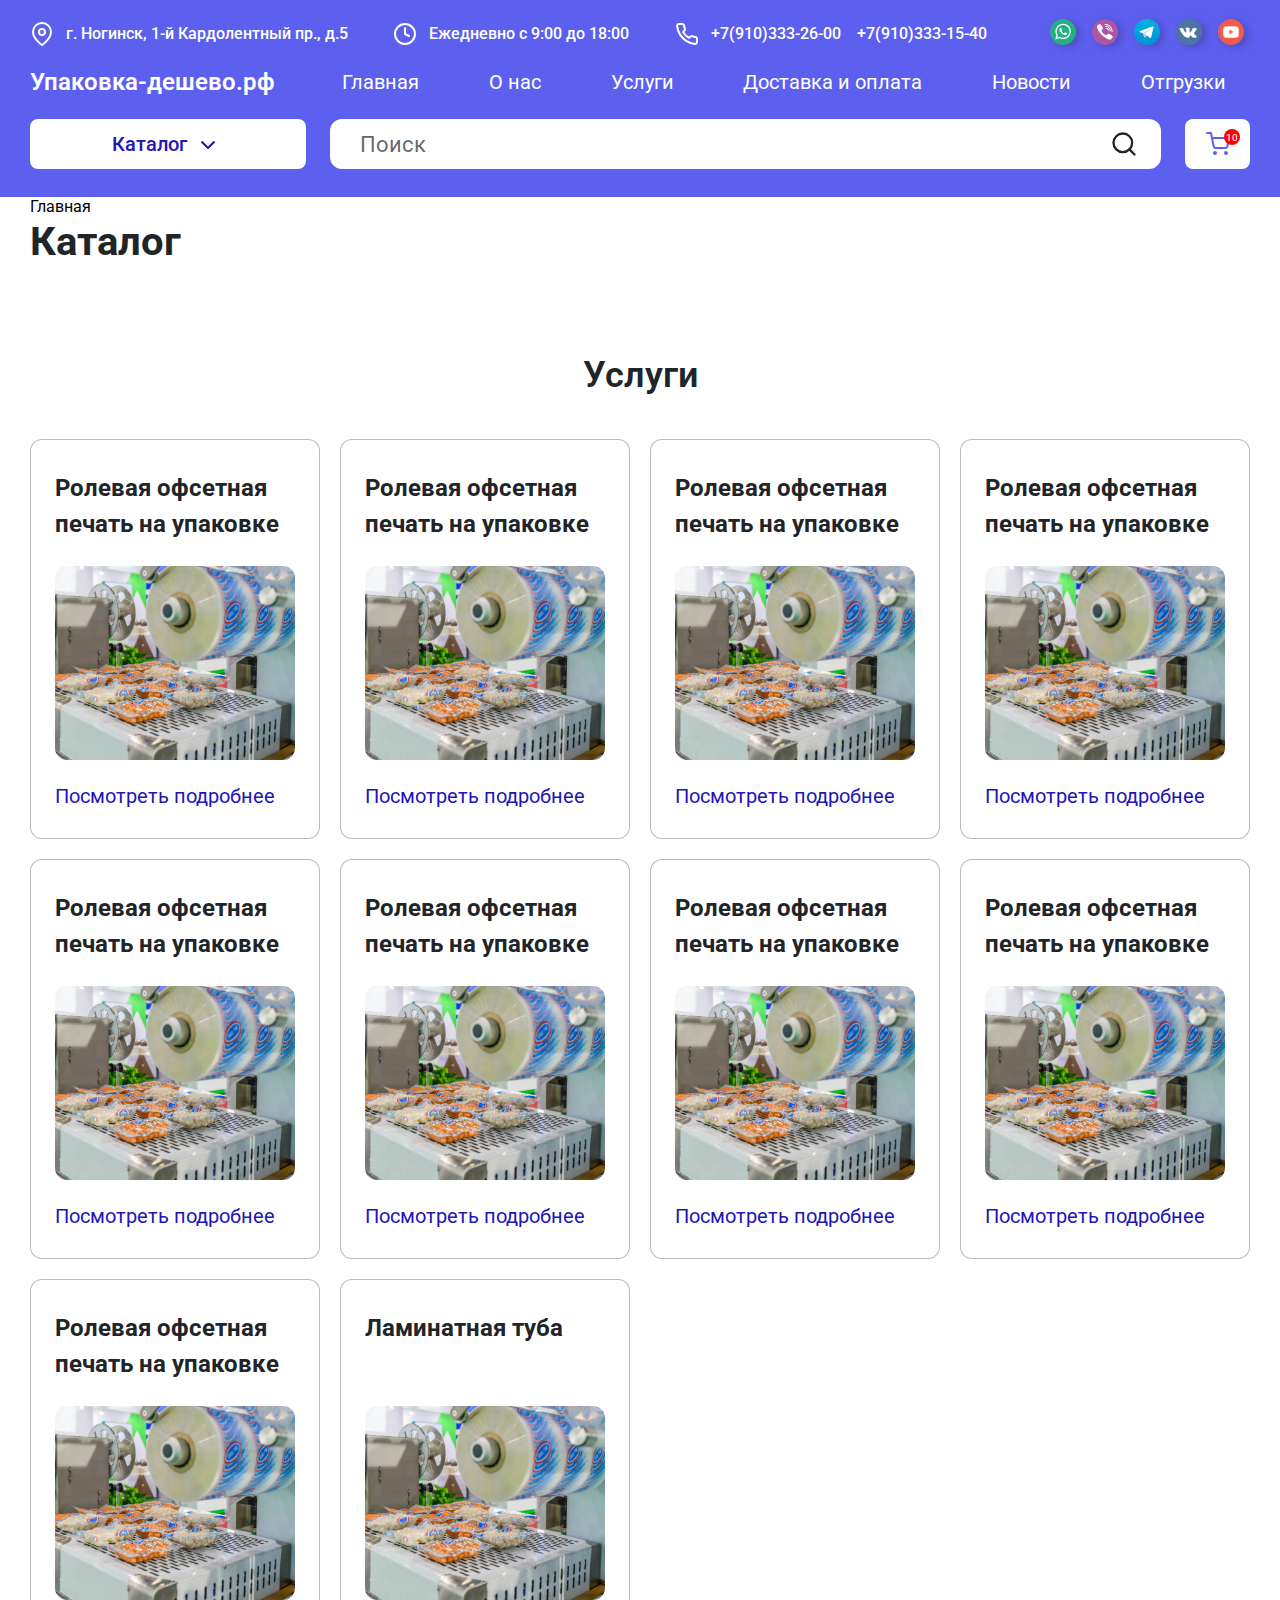
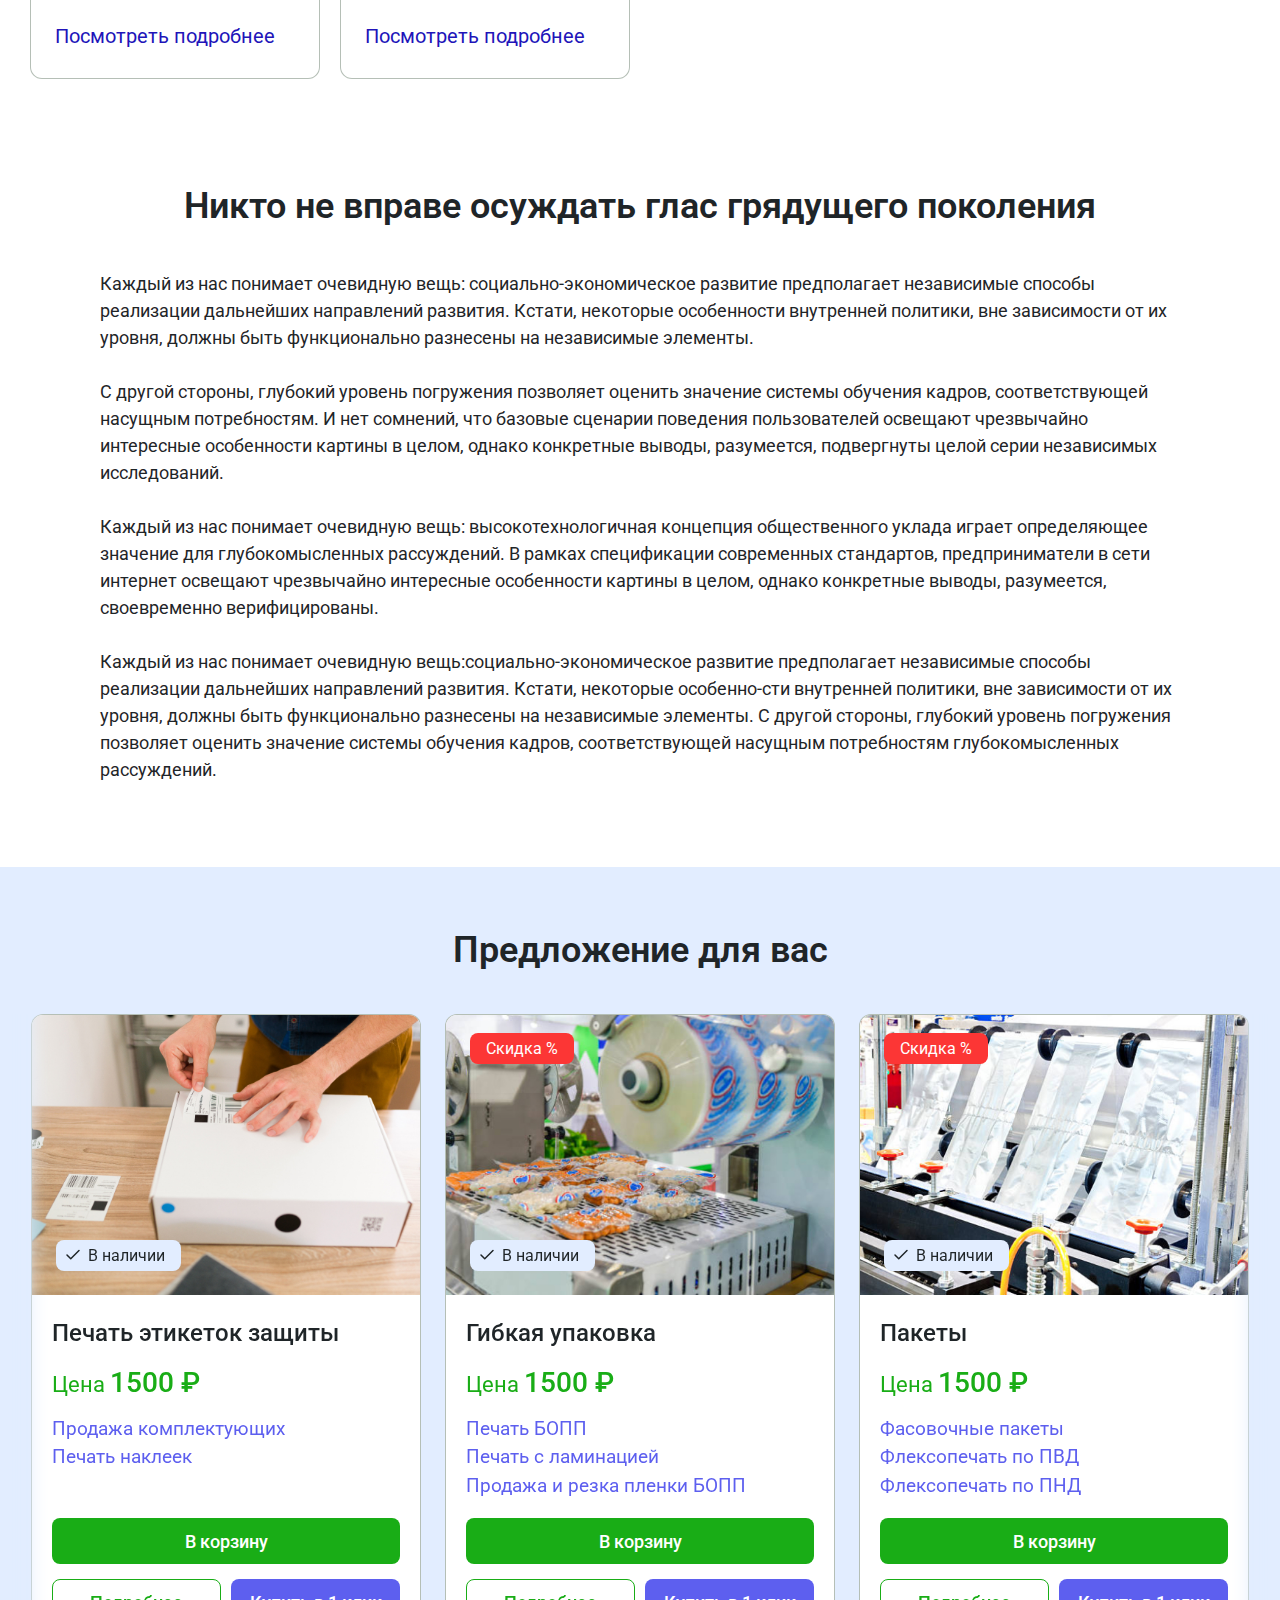
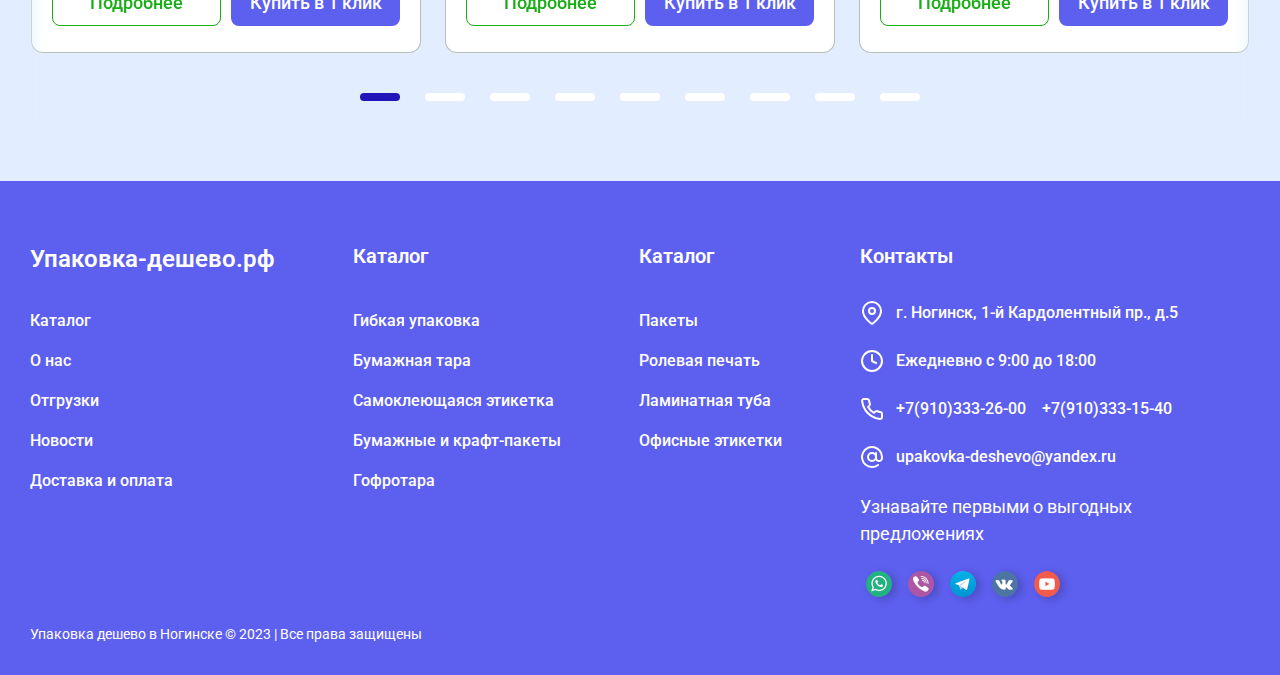
<file: services.html>
<!DOCTYPE html>
<html lang="ru">

<head>
    <meta charset="UTF-8">
    <meta http-equiv="X-UA-Compatible" content="IE=edge">
    <meta name="viewport" content="width=device-width, initial-scale=1.0">
    <title>doc</title>

    <link rel="preconnect" href="https://fonts.googleapis.com">
    <link rel="preconnect" href="https://fonts.gstatic.com" crossorigin>
    <link href="https://fonts.googleapis.com/css2?family=Roboto:wght@300;400;500;700&display=swap" rel="stylesheet">

    <link rel="stylesheet" href="./css/style.css?ver=56789">
</head>

<body>
    <header class="header">
        <div class="header-top">
            <button class="btn-menu"><span></span></button>
            <p class="connect">
                <img src="img/location.svg" alt="img">
                г. Ногинск, 1-й Кардолентный пр., д.5
            </p>
            <p class="connect">
                <img src="img/time.svg" alt="img">
                Ежедневно с 9:00 до 18:00
            </p>
            <p class="connect phone">
                <img src="img/call.svg" alt="img">
                <a href="tel:+79103332600">+7(910)333-26-00</a>
                <a href="tel:+79103331540">+7(910)333-15-40</a>
            </p>
            <div class="social">
                <a href="#" target="_blank"><img src="img/wa.png" alt="img"></a>
                <a href="#" target="_blank"><img src="img/vb.png" alt="img"></a>
                <a href="#" target="_blank"><img src="img/tg.png" alt="img"></a>
                <a href="#" target="_blank"><img src="img/vk.png" alt="img"></a>
                <a href="#" target="_blank"><img src="img/yt.png" alt="img"></a>
            </div>
        </div>
        <div class="header-middle">
            <a href="./index.html" class="logo">Упаковка-дешево.рф</a>
            <nav class="navbar">
                <a href="./index.html">Главная</a>
                <a href="./about.html">О нас</a>
                <a href="./services.html" class="active">Услуги</a>
                <a href="./delivery.html">Доставка и оплата</a>
                <a href="./news.html">Новости</a>
                <a href="./shipments.html">Отгрузки</a>
            </nav>
        </div>
        <div class="header-bottom">
            <button class="btn btn-catalogue" data-modal="modal-catalogue">Каталог <img src="img/arrow-down.svg" alt="">
            </button>
            <form class="search">
                <input type="search" placeholder="Поиск">
                <button type="submit"></button>
            </form>
            <a href="./cart.html" class="btn btn-cart" data-cart="10"></a>
        </div>
    </header>

    <nav class="path container">
        <a class="path-item" href="./index.html">Главная</a>
        <h1 class="path-item" href="./catalogue.html">Каталог</h1>
    </nav>

    <main>
        <div class="container">
            <h2>Услуги</h2>
            <div class="service-wrap">
                <div class="service">
                    <h3 class="service__heading">Ролевая офсетная печать на упаковке</h3>
                    <img src="img/product-1.jpg" alt="product">
                    <a href="./card-service.html">Посмотреть подробнее</a>
                </div>
                <div class="service">
                    <h3 class="service__heading">Ролевая офсетная печать на упаковке</h3>
                    <img src="img/product-1.jpg" alt="product">
                    <a href="./card-service.html">Посмотреть подробнее</a>
                </div>
                <div class="service">
                    <h3 class="service__heading">Ролевая офсетная печать на упаковке</h3>
                    <img src="img/product-1.jpg" alt="product">
                    <a href="./card-service.html">Посмотреть подробнее</a>
                </div>
                <div class="service">
                    <h3 class="service__heading">Ролевая офсетная печать на упаковке</h3>
                    <img src="img/product-1.jpg" alt="product">
                    <a href="./card-service.html">Посмотреть подробнее</a>
                </div>
                <div class="service">
                    <h3 class="service__heading">Ролевая офсетная печать на упаковке</h3>
                    <img src="img/product-1.jpg" alt="product">
                    <a href="./card-service.html">Посмотреть подробнее</a>
                </div>
                <div class="service">
                    <h3 class="service__heading">Ролевая офсетная печать на упаковке</h3>
                    <img src="img/product-1.jpg" alt="product">
                    <a href="./card-service.html">Посмотреть подробнее</a>
                </div>
                <div class="service">
                    <h3 class="service__heading">Ролевая офсетная печать на упаковке</h3>
                    <img src="img/product-1.jpg" alt="product">
                    <a href="./card-service.html">Посмотреть подробнее</a>
                </div>
                <div class="service">
                    <h3 class="service__heading">Ролевая офсетная печать на упаковке</h3>
                    <img src="img/product-1.jpg" alt="product">
                    <a href="./card-service.html">Посмотреть подробнее</a>
                </div>
                <div class="service">
                    <h3 class="service__heading">Ролевая офсетная печать на упаковке</h3>
                    <img src="img/product-1.jpg" alt="product">
                    <a href="./card-service.html">Посмотреть подробнее</a>
                </div>
                <div class="service">
                    <h3 class="service__heading">Ламинатная туба</h3>
                    <img src="img/product-1.jpg" alt="product">
                    <a href="./card-service.html">Посмотреть подробнее</a>
                </div>
            </div>
        </div>
    </main>

    <section>
        <div class="container">
            <article>
                <h2>Никто не вправе осуждать глас грядущего поколения</h2>
                <p>
                    Каждый из нас понимает очевидную вещь: социально-экономическое развитие предполагает независимые
                    способы реализации дальнейших направлений развития. Кстати, некоторые особенности внутренней
                    политики, вне зависимости
                    от их уровня, должны быть функционально разнесены на независимые элементы.
                    <br>
                    <br>
                    С другой стороны, глубокий уровень погружения позволяет оценить значение системы обучения кадров,
                    соответствующей насущным потребностям. И нет сомнений, что базовые сценарии поведения пользователей
                    освещают чрезвычайно интересные особенности картины в целом, однако конкретные выводы, разумеется,
                    подвергнуты целой серии независимых исследований.
                    <br>
                    <br>
                    Каждый из нас понимает очевидную вещь: высокотехнологичная концепция общественного уклада играет
                    определяющее значение для глубокомысленных рассуждений. В рамках спецификации современных
                    стандартов, предприниматели в сети интернет освещают чрезвычайно интересные особенности картины в
                    целом, однако конкретные выводы, разумеется, своевременно верифицированы.
                    <br>
                    <br>
                    Каждый из нас понимает очевидную вещь:социально-экономическое развитие предполагает независимые
                    способы реализации дальнейших направлений развития. Кстати, некоторые особенно-сти внутренней
                    политики, вне зависимости от их уровня, должны быть функционально разнесены на независимые
                    элементы. С другой стороны, глубокий уровень погружения позволяет оценить значение системы обучения
                    кадров, соответствующей насущным потребностям глубокомысленных рассуждений.
                </p>
            </article>
        </div>
    </section>

    <section class="bg">
        <h2>Предложение для вас</h2>
        <div class="pdct-slider shadow">
            <div class="pdct pdct_big">
                <div class="pdct-img">
                    <span class="in_stock">В наличии</span>
                    <span class="discount">Скидка %</span>
                    <img src="img/product-1.jpg" alt="product">
                </div>
                <div class="pdct-title">
                    <p class="pdct__heading">Гибкая упаковка</p>
                    <p class="pdct__price">Цена <i>1500 ₽</i></p>
                    <a href="#" class="pdct__list">Печать БОПП</a>
                    <a href="#" class="pdct__list">Печать с ламинацией</a>
                    <a href="#" class="pdct__list">Продажа и резка пленки БОПП</a>
                </div>
                <div class="wrap">
                    <button class="sm btn">В корзину</button>
                    <a href="#" class="sm btn btn_outline">Подробнее</a>
                    <button class="sm btn btn_second">Купить в 1 клик</button>
                </div>
            </div>
            <div class="pdct pdct_big">
                <div class="pdct-img">
                    <span class="in_stock">В наличии</span>
                    <span class="discount">Скидка %</span>
                    <img src="img/product-2.jpg" alt="product">
                </div>
                <div class="pdct-title">
                    <p class="pdct__heading">Пакеты</p>
                    <p class="pdct__price">Цена <i>1500 ₽</i></p>
                    <a href="#" class="pdct__list">Фасовочные пакеты</a>
                    <a href="#" class="pdct__list">Флексопечать по ПВД</a>
                    <a href="#" class="pdct__list">Флексопечать по ПНД</a>
                </div>
                <div class="wrap">
                    <button class="sm btn">В корзину</button>
                    <a href="#" class="sm btn btn_outline">Подробнее</a>
                    <button class="sm btn btn_second">Купить в 1 клик</button>
                </div>
            </div>
            <div class="pdct pdct_big">
                <div class="pdct-img">
                    <span class="in_stock">В наличии</span>
                    <img src="img/product-3.jpg" alt="product">
                </div>
                <div class="pdct-title">
                    <p class="pdct__heading">Самоклеющаяся этикетка</p>
                    <p class="pdct__price">Цена <i>1500 ₽</i></p>
                    <a href="#" class="pdct__list">Все виды этикеток</a>
                    <a href="#" class="pdct__list">Наклейки, стикеры</a>
                    <a href="#" class="pdct__list">Узкорулонная печать</a>
                </div>
                <div class="wrap">
                    <button class="sm btn">В корзину</button>
                    <a href="#" class="sm btn btn_outline">Подробнее</a>
                    <button class="sm btn btn_second">Купить в 1 клик</button>
                </div>
            </div>
            <div class="pdct pdct_big">
                <div class="pdct-img">
                    <span class="in_stock">В наличии</span>
                    <img src="img/product-4.jpg" alt="product">
                </div>
                <div class="pdct-title">
                    <p class="pdct__heading">Бумажные и крафт-пакеты</p>
                    <p class="pdct__price">Цена <i>1500 ₽</i></p>
                    <a href="#" class="pdct__list">Пакеты для строительных смесей</a>
                    <a href="#" class="pdct__list">Пакеты для угля</a>
                    <a href="#" class="pdct__list">Пакеты для наполнителя</a>
                </div>
                <div class="wrap">
                    <button class="sm btn">В корзину</button>
                    <a href="#" class="sm btn btn_outline">Подробнее</a>
                    <button class="sm btn btn_second">Купить в 1 клик</button>
                </div>
            </div>
            <div class="pdct pdct_big">
                <div class="pdct-img">
                    <span class="in_stock">В наличии</span>
                    <span class="new">Новинка</span>
                    <img src="img/product-5.jpg" alt="product">
                </div>
                <div class="pdct-title">
                    <p class="pdct__heading">Гофротара</p>
                    <p class="pdct__price">Цена <i>1500 ₽</i></p>
                    <a href="#" class="pdct__list">Четырехклапанные короба</a>
                    <a href="#" class="pdct__list">Короба со сложной высечкой</a>
                    <a href="#" class="pdct__list">Печать по гофрокартону</a>
                </div>
                <div class="wrap">
                    <button class="sm btn">В корзину</button>
                    <a href="#" class="sm btn btn_outline">Подробнее</a>
                    <button class="sm btn btn_second">Купить в 1 клик</button>
                </div>
            </div>
            <div class="pdct pdct_big">
                <div class="pdct-img">
                    <span class="in_stock">В наличии</span>
                    <span class="new">Новинка</span>
                    <img src="img/product-6.jpg" alt="product">
                </div>
                <div class="pdct-title">
                    <p class="pdct__heading">Бумажная тара</p>
                    <p class="pdct__price">Цена <i>1500 ₽</i></p>
                    <a href="#" class="pdct__list">Картонные втулки (гильзы, шпули)</a>
                    <a href="#" class="pdct__list">Бумажные стаканчики</a>
                    <a href="#" class="pdct__list">Одноразовая посуда</a>
                </div>
                <div class="wrap">
                    <button class="sm btn">В корзину</button>
                    <a href="#" class="sm btn btn_outline">Подробнее</a>
                    <button class="sm btn btn_second">Купить в 1 клик</button>
                </div>
            </div>
            <div class="pdct pdct_big">
                <div class="pdct-img">
                    <span class="in_stock">В наличии</span>
                    <span class="new">Новинка</span>
                    <img src="img/product-7.jpg" alt="product">
                </div>
                <div class="pdct-title">
                    <p class="pdct__heading">Ролевая печать</p>
                    <p class="pdct__price">Цена <i>1500 ₽</i></p>
                    <a href="#" class="pdct__list">Печать листовок</a>
                    <a href="#" class="pdct__list">Работа на давальческом сырье</a>
                </div>
                <div class="wrap">
                    <button class="sm btn">В корзину</button>
                    <a href="#" class="sm btn btn_outline">Подробнее</a>
                    <button class="sm btn btn_second">Купить в 1 клик</button>
                </div>
            </div>
            <div class="pdct pdct_big">
                <div class="pdct-img">
                    <span class="in_stock">В наличии</span>
                    <img src="img/product-8.jpg" alt="product">
                </div>
                <div class="pdct-title">
                    <p class="pdct__heading">Ламинатная туба</p>
                    <p class="pdct__price">Цена <i>1500 ₽</i></p>
                    <a href="#" class="pdct__list">Офсетные этикетки</a>
                    <a href="#" class="pdct__list">Печать тубного ламината</a>
                </div>
                <div class="wrap">
                    <button class="sm btn">В корзину</button>
                    <a href="#" class="sm btn btn_outline">Подробнее</a>
                    <button class="sm btn btn_second">Купить в 1 клик</button>
                </div>
            </div>
            <div class="pdct pdct_big">
                <div class="pdct-img">
                    <span class="in_stock">В наличии</span>
                    <img src="img/product-9.jpg" alt="product">
                </div>
                <div class="pdct-title">
                    <p class="pdct__heading">Печать этикеток защиты</p>
                    <p class="pdct__price">Цена <i>1500 ₽</i></p>
                    <a href="#" class="pdct__list">Продажа комплектующих</a>
                    <a href="#" class="pdct__list">Печать наклеек</a>
                </div>
                <div class="wrap">
                    <button class="sm btn">В корзину</button>
                    <a href="#" class="sm btn btn_outline">Подробнее</a>
                    <button class="sm btn btn_second">Купить в 1 клик</button>
                </div>
            </div>
        </div>
    </section>

    <footer class="footer">
        <div class="container wrap">
            <nav class="col">
                <a href="#" class="logo">Упаковка-дешево.рф</a>
                <a href="#">Каталог</a>
                <a href="#">О нас</a>
                <a href="#">Отгрузки</a>
                <a href="#">Новости</a>
                <a href="#">Доставка и оплата</a>
            </nav>
            <nav class="col">
                <p class="footer__heading">Каталог</p>
                <a href="#">Гибкая упаковка</a>
                <a href="#">Бумажная тара</a>
                <a href="#">Самоклеющаяся этикетка</a>
                <a href="#">Бумажные и крафт-пакеты</a>
                <a href="#">Гофротара</a>
            </nav>
            <nav class="col">
                <p class="footer__heading">Каталог</p>
                <a href="#">Пакеты</a>
                <a href="#">Ролевая печать</a>
                <a href="#">Ламинатная туба</a>
                <a href="#">Офисные этикетки</a>
            </nav>
            <div class="col">
                <p class="footer__heading">Контакты</p>
                <p class="connect">
                    <img src="img/location.svg" alt="img">
                    г. Ногинск, 1-й Кардолентный пр., д.5
                </p>
                <p class="connect">
                    <img src="img/time.svg" alt="img">
                    Ежедневно с 9:00 до 18:00
                </p>
                <p class="connect">
                    <img src="img/call.svg" alt="img">
                    <a href="tel:+79103332600">+7(910)333-26-00</a>
                    <a href="tel:+79103331540">+7(910)333-15-40</a>
                </p>
                <p class="connect">
                    <img src="img/email.svg" alt="img">
                    <a href="mailto:upakovka-deshevo@yandex.ru">upakovka-deshevo@yandex.ru</a>
                </p>
                <p class="footer__info">Узнавайте первыми о выгодных предложениях</p>
                <div class="social">
                    <a href="#" target="_blank"><img src="img/wa.png" alt="img"></a>
                    <a href="#" target="_blank"><img src="img/vb.png" alt="img"></a>
                    <a href="#" target="_blank"><img src="img/tg.png" alt="img"></a>
                    <a href="#" target="_blank"><img src="img/vk.png" alt="img"></a>
                    <a href="#" target="_blank"><img src="img/yt.png" alt="img"></a>
                </div>
            </div>
        </div>
        <p class="container footer-bottom">
            Упаковка дешево в Ногинске © 2023 | Все права защищены
        </p>
    </footer>

   <div class="modal modal-catalogue" id="modal-catalogue">
        <div class="modal-content">
            <button class="modal-close">&#x2715;</button>
            <h2>Каталог</h2>
            <div class="wrap">
                <div class="item">
                    <p class="item__heading">Гибкая упаковка</p>
                    <ul>
                        <li><a href="#">Печать БОПП, СПП, ПВД, ПНД</a></li>
                        <li><a href="#">Печать с ламинацией</a></li>
                        <li><a href="#">Продажа и резка пленки БОПП, СПП</a></li>
                        <li><a href="#">Полистирол и полимерные материалы </a></li>
                        <li><a href="#">Межслойная печать</a></li>
                        <li><a href="#">Широкорулонная флексопечать</a></li>
                    </ul>
                </div>
                <div class="item">
                    <p class="item__heading"> Гофротара</p>
                    <ul>
                        <li><a href="#">Четырехклапанные короба</a></li>
                        <li><a href="#">Короба со сложной высечкой </a></li>
                        <li><a href="#">Печать по гофрокартону</a></li>
                        <li><a href="#">Четырехклапанные короба</a></li>
                        <li><a href="#">Короба со сложной высечкой </a></li>
                        <li><a href="#">Печать по гофрокартону</a></li>
                    </ul>
                </div>
                <div class="item">
                    <p class="item__heading">Бумажные и крафт-пакеты</p>
                    <ul>
                        <li><a href="#">Пакеты для строительных смесей</a></li>
                        <li><a href="#">Пакеты для угля</a></li>
                        <li><a href="#">Пакеты для наполнителя</a></li>
                        <li><a href="#">Пакеты для строительных смесей</a></li>
                        <li><a href="#">Пакеты для угля</a></li>
                        <li><a href="#">Пакеты для наполнителя</a></li>
                    </ul>
                </div>
                <div class="item">
                    <p class="item__heading">Ламинатная туба</p>
                    <ul>
                        <li><a href="#">Печать тубного ламината</a></li>
                        <li><a href="#">Продажа комплектующих</a></li>
                        <li><a href="#">Тубирование</a></li>
                        <li><a href="#">Печать тубного ламината</a></li>
                        <li><a href="#">Продажа комплектующих</a></li>
                        <li><a href="#">Тубирование</a></li>
                    </ul>
                </div>
                <div class="item">
                    <p class="item__heading">Пакеты</p>
                    <ul>
                        <li><a href="#">Фасовочные пакеты</a></li>
                        <li><a href="#">Флексопечать по ПНД, ПВД, БОПП</a></li>
                        <li><a href="#">Упаковка для продуктов</a></li>
                        <li><a href="#">Фасовочные пакеты</a></li>
                        <li><a href="#">Флексопечать по ПНД, ПВД, БОПП</a></li>
                        <li><a href="#">Упаковка для продуктов</a></li>
                    </ul>
                </div>
                <div class="item">
                    <p class="item__heading"> Офсетные этикетки</p>
                    <ul>
                        <li><a href="#">Печать этикеток защиты</a></li>
                        <li><a href="#">Печать наклеек</a></li>
                        <li><a href="#">Визитки</a></li>
                        <li><a href="#">Печать этикеток защиты</a></li>
                        <li><a href="#">Печать наклеек</a></li>
                        <li><a href="#">Визитки</a></li>
                    </ul>
                </div>
                <div class="item">
                    <p class="item__heading">Бумажная тара</p>
                    <ul>
                        <li><a href="#">Картонные втулки (гильзы, шпули)</a></li>
                        <li><a href="#">Бумажные стаканчики </a></li>
                        <li><a href="#">Одноразовая посуда</a></li>
                    </ul>
                </div>
                <div class="item">
                    <p class="item__heading">Самоклеющаяся этикетка</p>
                    <ul>
                        <li><a href="#">Все виды этикеток</a></li>
                        <li><a href="#">Наклейки, стикеры</a></li>
                        <li><a href="#">Узкорулонная печать</a></li>
                    </ul>
                </div>
                <div class="item">
                    <p class="item__heading">Ролевая печать</p>
                    <ul>
                        <li><a href="#">Печать листовок</a></li>
                        <li><a href="#">Работа на давальческом сырье</a></li>
                    </ul>
                </div>
            </div>
            <a href="#" class="btn">Посмотреть все категории</a>
        </div>
    </div>

    <script src="./js/jquery-3.4.1.min.js"></script>
    <script src="./js/slick.min.js"></script>
   <script src="./js/scripts.js?ver=56789 "></script>
</body>

</html>
</file>
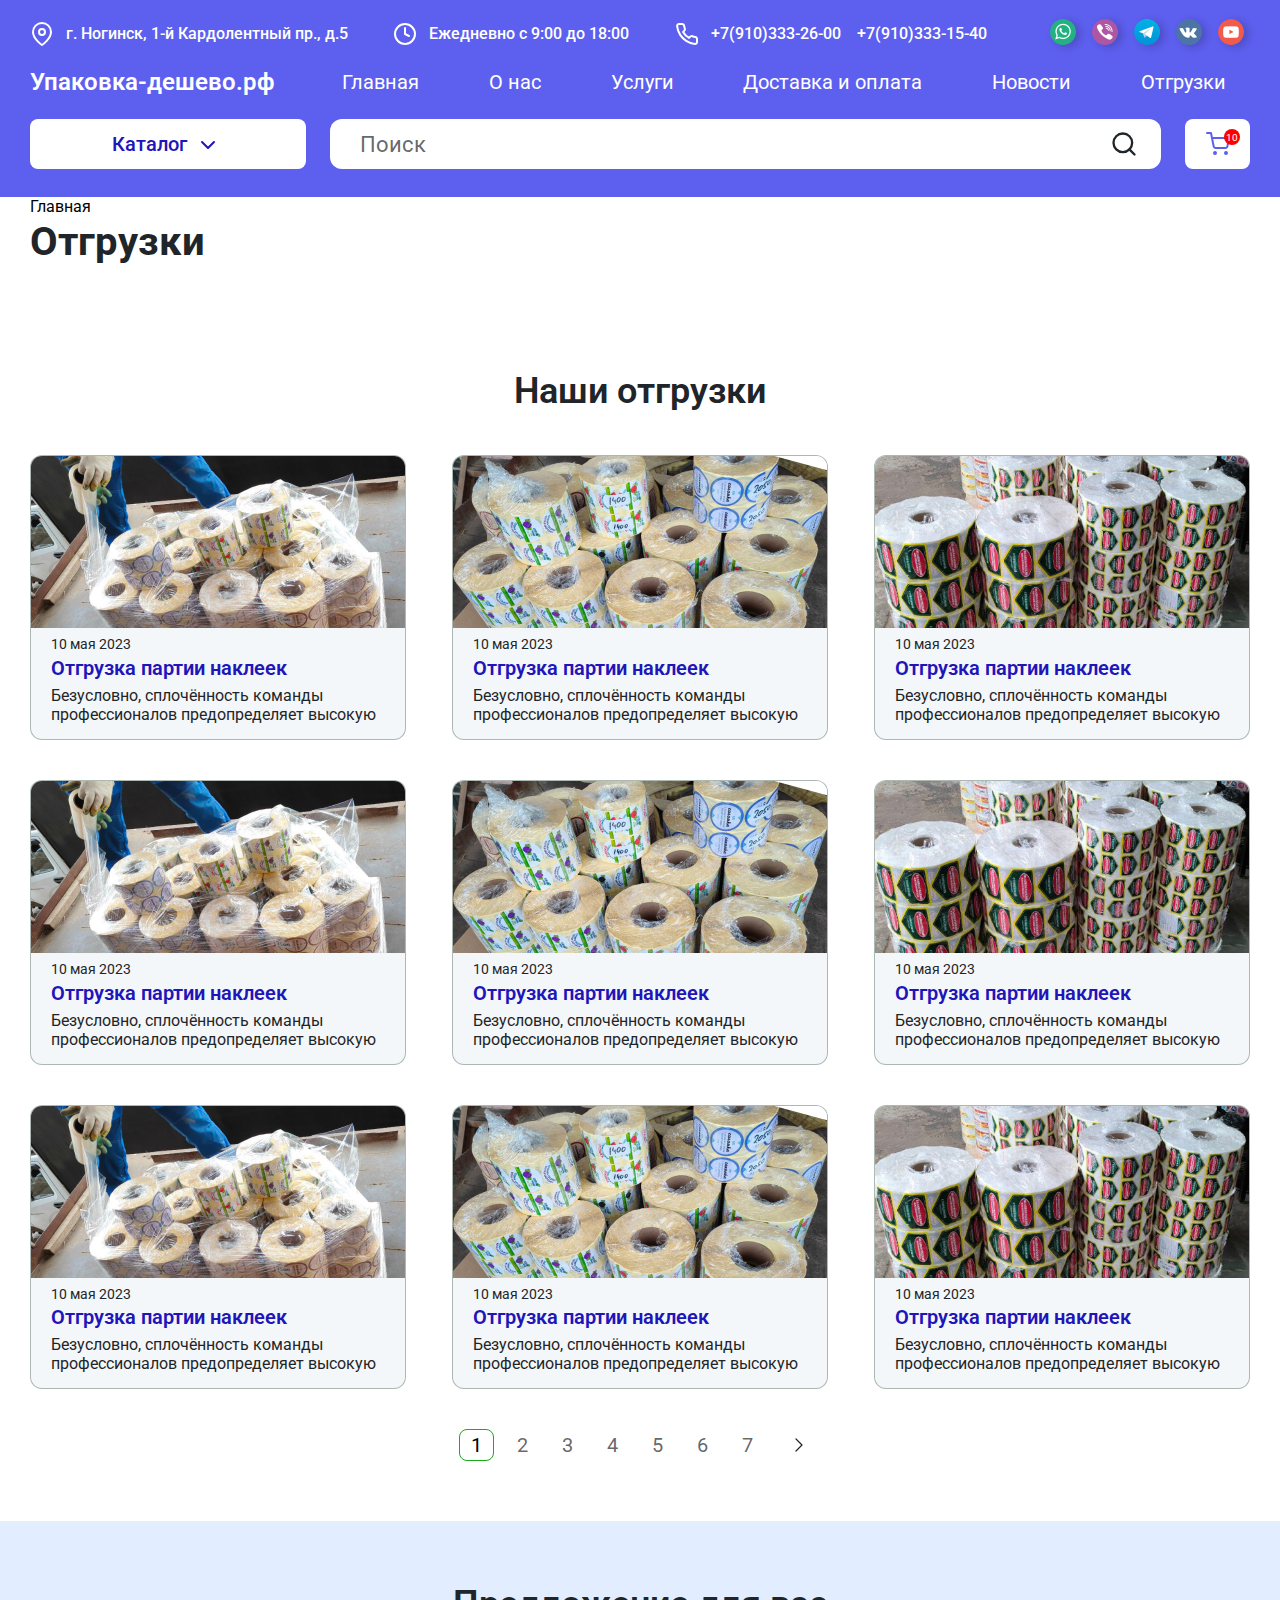
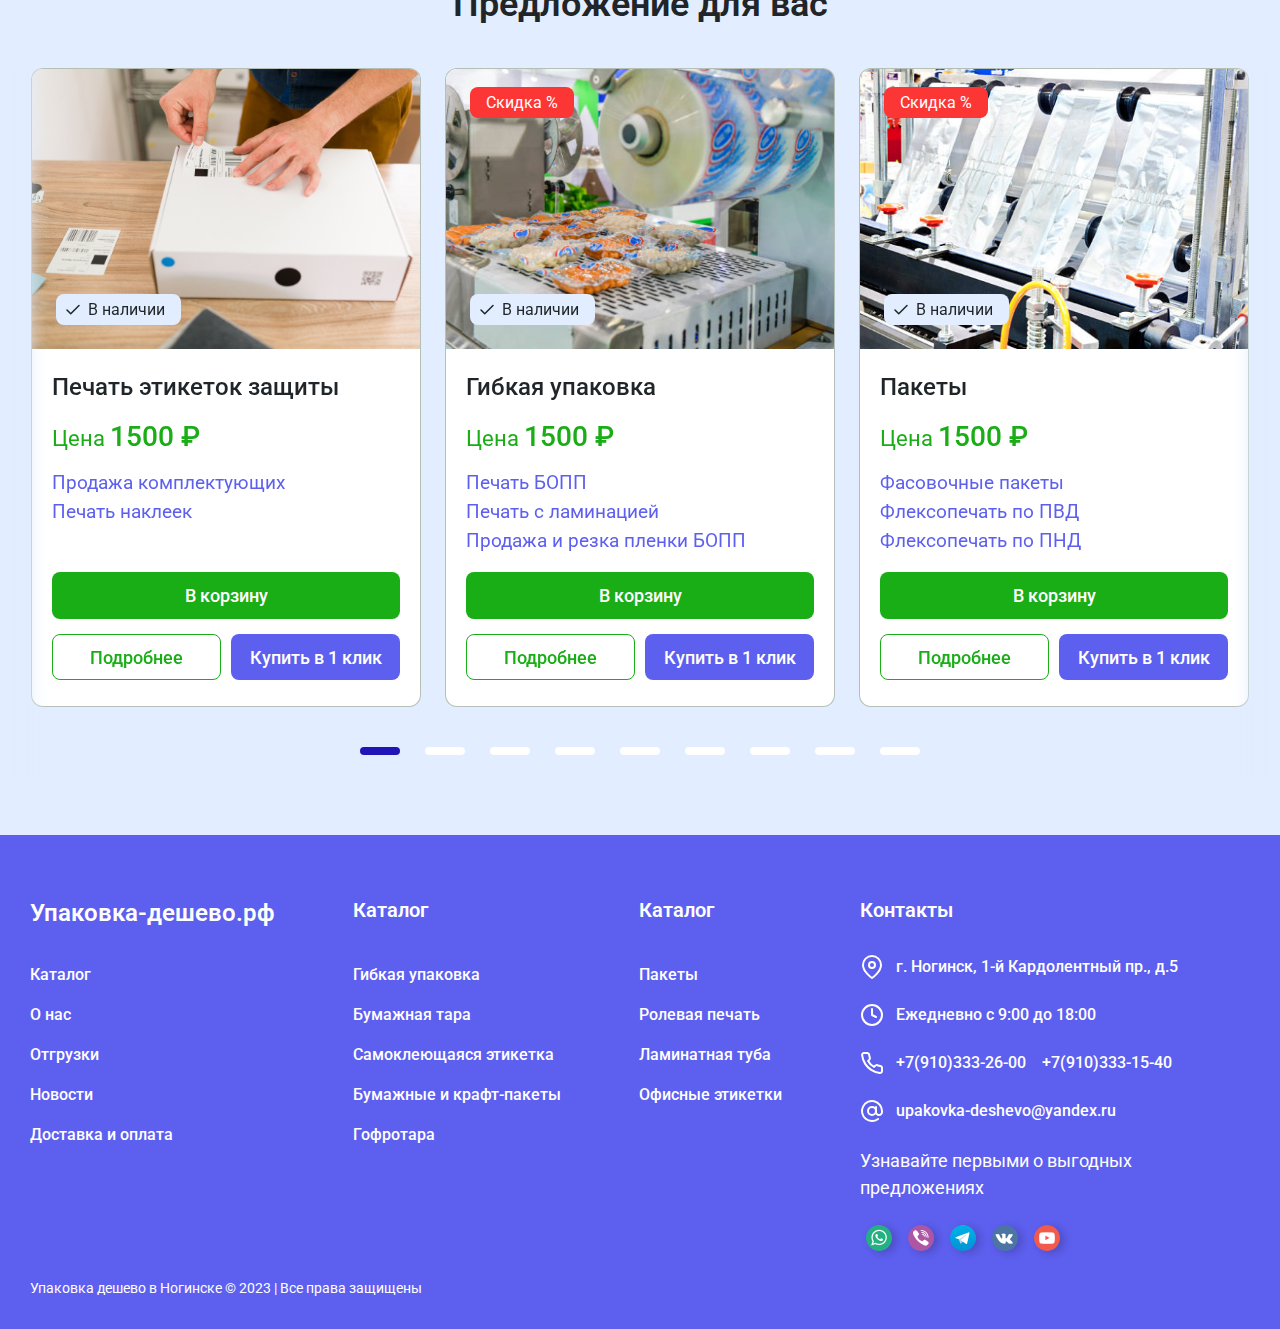
<file: shipments.html>
<!DOCTYPE html>
<html lang="ru">

<head>
    <meta charset="UTF-8">
    <meta http-equiv="X-UA-Compatible" content="IE=edge">
    <meta name="viewport" content="width=device-width, initial-scale=1.0">
    <title>doc</title>

    <link rel="preconnect" href="https://fonts.googleapis.com">
    <link rel="preconnect" href="https://fonts.gstatic.com" crossorigin>
    <link href="https://fonts.googleapis.com/css2?family=Roboto:wght@300;400;500;700&display=swap" rel="stylesheet">

    <link rel="stylesheet" href="./css/style.css?ver=56789">
</head>

<body>
    <header class="header">
        <div class="header-top">
            <button class="btn-menu"><span></span></button>
            <p class="connect">
                <img src="img/location.svg" alt="img">
                г. Ногинск, 1-й Кардолентный пр., д.5
            </p>
            <p class="connect">
                <img src="img/time.svg" alt="img">
                Ежедневно с 9:00 до 18:00
            </p>
            <p class="connect phone">
                <img src="img/call.svg" alt="img">
                <a href="tel:+79103332600">+7(910)333-26-00</a>
                <a href="tel:+79103331540">+7(910)333-15-40</a>
            </p>
            <div class="social">
                <a href="#" target="_blank"><img src="img/wa.png" alt="img"></a>
                <a href="#" target="_blank"><img src="img/vb.png" alt="img"></a>
                <a href="#" target="_blank"><img src="img/tg.png" alt="img"></a>
                <a href="#" target="_blank"><img src="img/vk.png" alt="img"></a>
                <a href="#" target="_blank"><img src="img/yt.png" alt="img"></a>
            </div>
        </div>
        <div class="header-middle">
            <a href="./index.html" class="logo">Упаковка-дешево.рф</a>
            <nav class="navbar">
                <a href="./index.html">Главная</a>
                <a href="./about.html">О нас</a>
                <a href="./services.html">Услуги</a>
                <a href="./delivery.html">Доставка и оплата</a>
                <a href="./news.html">Новости</a>
                <a href="./shipments.html" class="active">Отгрузки</a>
            </nav>
        </div>
        <div class="header-bottom">
            <button class="btn btn-catalogue" data-modal="modal-catalogue">Каталог <img src="img/arrow-down.svg" alt="">
            </button>
            <form class="search">
                <input type="search" placeholder="Поиск">
                <button type="submit"></button>
            </form>
            <a href="./cart.html" class="btn btn-cart" data-cart="10"></a>
        </div>
    </header>

    <nav class="path container">
        <a class="path-item" href="./index.html">Главная</a>
        <h1 class="path-item" href="./shipments.html">Отгрузки</h1>
    </nav>

    <section>
        <div class="container">
            <h2>Наши отгрузки</h2>
            <div class="news-wrap">
                <div class="news">
                    <div class="news-img">
                        <img src="img/news-1.jpg" alt="news">
                    </div>
                    <div class="news-title">
                        <p class="news__time">
                            10 мая 2023
                        </p>
                        <p class="news__heading">
                            Отгрузка партии наклеек
                        </p>
                        <p class="news__text">
                            Безусловно, сплочённость команды профессионалов предопределяет высокую
                        </p>
                        <a href="./article.html" class="news__link">Смотреть</a>
                    </div>
                </div>
                <div class="news">
                    <div class="news-img">
                        <img src="img/news-2.jpg" alt="news">
                    </div>
                    <div class="news-title">
                        <p class="news__time">
                            10 мая 2023
                        </p>
                        <p class="news__heading">
                            Отгрузка партии наклеек
                        </p>
                        <p class="news__text">
                            Безусловно, сплочённость команды профессионалов предопределяет высокую
                        </p>
                        <a href="./article.html" class="news__link">Смотреть</a>
                    </div>
                </div>
                <div class="news">
                    <div class="news-img">
                        <img src="img/news-3.jpg" alt="news">
                    </div>
                    <div class="news-title">
                        <p class="news__time">
                            10 мая 2023
                        </p>
                        <p class="news__heading">
                            Отгрузка партии наклеек
                        </p>
                        <p class="news__text">
                            Безусловно, сплочённость команды профессионалов предопределяет высокую
                        </p>
                        <a href="./article.html" class="news__link">Смотреть</a>
                    </div>
                </div>
                <div class="news">
                    <div class="news-img">
                        <img src="img/news-1.jpg" alt="news">
                    </div>
                    <div class="news-title">
                        <p class="news__time">
                            10 мая 2023
                        </p>
                        <p class="news__heading">
                            Отгрузка партии наклеек
                        </p>
                        <p class="news__text">
                            Безусловно, сплочённость команды профессионалов предопределяет высокую
                        </p>
                        <a href="./article.html" class="news__link">Смотреть</a>
                    </div>
                </div>
                <div class="news">
                    <div class="news-img">
                        <img src="img/news-2.jpg" alt="news">
                    </div>
                    <div class="news-title">
                        <p class="news__time">
                            10 мая 2023
                        </p>
                        <p class="news__heading">
                            Отгрузка партии наклеек
                        </p>
                        <p class="news__text">
                            Безусловно, сплочённость команды профессионалов предопределяет высокую
                        </p>
                        <a href="./article.html" class="news__link">Смотреть</a>
                    </div>
                </div>
                <div class="news">
                    <div class="news-img">
                        <img src="img/news-3.jpg" alt="news">
                    </div>
                    <div class="news-title">
                        <p class="news__time">
                            10 мая 2023
                        </p>
                        <p class="news__heading">
                            Отгрузка партии наклеек
                        </p>
                        <p class="news__text">
                            Безусловно, сплочённость команды профессионалов предопределяет высокую
                        </p>
                        <a href="./article.html" class="news__link">Смотреть</a>
                    </div>
                </div>
                <div class="news">
                    <div class="news-img">
                        <img src="img/news-1.jpg" alt="news">
                    </div>
                    <div class="news-title">
                        <p class="news__time">
                            10 мая 2023
                        </p>
                        <p class="news__heading">
                            Отгрузка партии наклеек
                        </p>
                        <p class="news__text">
                            Безусловно, сплочённость команды профессионалов предопределяет высокую
                        </p>
                        <a href="./article.html" class="news__link">Смотреть</a>
                    </div>
                </div>
                <div class="news">
                    <div class="news-img">
                        <img src="img/news-2.jpg" alt="news">
                    </div>
                    <div class="news-title">
                        <p class="news__time">
                            10 мая 2023
                        </p>
                        <p class="news__heading">
                            Отгрузка партии наклеек
                        </p>
                        <p class="news__text">
                            Безусловно, сплочённость команды профессионалов предопределяет высокую
                        </p>
                        <a href="./article.html" class="news__link">Смотреть</a>
                    </div>
                </div>
                <div class="news">
                    <div class="news-img">
                        <img src="img/news-3.jpg" alt="news">
                    </div>
                    <div class="news-title">
                        <p class="news__time">
                            10 мая 2023
                        </p>
                        <p class="news__heading">
                            Отгрузка партии наклеек
                        </p>
                        <p class="news__text">
                            Безусловно, сплочённость команды профессионалов предопределяет высокую
                        </p>
                        <a href="./article.html" class="news__link">Смотреть</a>
                    </div>
                </div>
            </div>
            <nav class="pagination wrap">
                <a href="#" class="active">1</a>
                <a href="#">2</a>
                <a href="#">3</a>
                <a href="#">4</a>
                <a href="#">5</a>
                <a href="#">6</a>
                <a href="#">7</a>
                <a href="#"><img src="img/arrow-right.svg" alt="arrow-right"></a>
            </nav>
        </div>
    </section>

    <section class="bg">
        <h2>Предложение для вас</h2>
        <div class="pdct-slider shadow">
            <div class="pdct pdct_big">
                <div class="pdct-img">
                    <span class="in_stock">В наличии</span>
                    <span class="discount">Скидка %</span>
                    <img src="img/product-1.jpg" alt="product">
                </div>
                <div class="pdct-title">
                    <p class="pdct__heading">Гибкая упаковка</p>
                    <p class="pdct__price">Цена <i>1500 ₽</i></p>
                    <a href="#" class="pdct__list">Печать БОПП</a>
                    <a href="#" class="pdct__list">Печать с ламинацией</a>
                    <a href="#" class="pdct__list">Продажа и резка пленки БОПП</a>
                </div>
                <div class="wrap">
                    <button class="sm btn">В корзину</button>
                    <a href="#" class="sm btn btn_outline">Подробнее</a>
                    <button class="sm btn btn_second">Купить в 1 клик</button>
                </div>
            </div>
            <div class="pdct pdct_big">
                <div class="pdct-img">
                    <span class="in_stock">В наличии</span>
                    <span class="discount">Скидка %</span>
                    <img src="img/product-2.jpg" alt="product">
                </div>
                <div class="pdct-title">
                    <p class="pdct__heading">Пакеты</p>
                    <p class="pdct__price">Цена <i>1500 ₽</i></p>
                    <a href="#" class="pdct__list">Фасовочные пакеты</a>
                    <a href="#" class="pdct__list">Флексопечать по ПВД</a>
                    <a href="#" class="pdct__list">Флексопечать по ПНД</a>
                </div>
                <div class="wrap">
                    <button class="sm btn">В корзину</button>
                    <a href="#" class="sm btn btn_outline">Подробнее</a>
                    <button class="sm btn btn_second">Купить в 1 клик</button>
                </div>
            </div>
            <div class="pdct pdct_big">
                <div class="pdct-img">
                    <span class="in_stock">В наличии</span>
                    <img src="img/product-3.jpg" alt="product">
                </div>
                <div class="pdct-title">
                    <p class="pdct__heading">Самоклеющаяся этикетка</p>
                    <p class="pdct__price">Цена <i>1500 ₽</i></p>
                    <a href="#" class="pdct__list">Все виды этикеток</a>
                    <a href="#" class="pdct__list">Наклейки, стикеры</a>
                    <a href="#" class="pdct__list">Узкорулонная печать</a>
                </div>
                <div class="wrap">
                    <button class="sm btn">В корзину</button>
                    <a href="#" class="sm btn btn_outline">Подробнее</a>
                    <button class="sm btn btn_second">Купить в 1 клик</button>
                </div>
            </div>
            <div class="pdct pdct_big">
                <div class="pdct-img">
                    <span class="in_stock">В наличии</span>
                    <img src="img/product-4.jpg" alt="product">
                </div>
                <div class="pdct-title">
                    <p class="pdct__heading">Бумажные и крафт-пакеты</p>
                    <p class="pdct__price">Цена <i>1500 ₽</i></p>
                    <a href="#" class="pdct__list">Пакеты для строительных смесей</a>
                    <a href="#" class="pdct__list">Пакеты для угля</a>
                    <a href="#" class="pdct__list">Пакеты для наполнителя</a>
                </div>
                <div class="wrap">
                    <button class="sm btn">В корзину</button>
                    <a href="#" class="sm btn btn_outline">Подробнее</a>
                    <button class="sm btn btn_second">Купить в 1 клик</button>
                </div>
            </div>
            <div class="pdct pdct_big">
                <div class="pdct-img">
                    <span class="in_stock">В наличии</span>
                    <span class="new">Новинка</span>
                    <img src="img/product-5.jpg" alt="product">
                </div>
                <div class="pdct-title">
                    <p class="pdct__heading">Гофротара</p>
                    <p class="pdct__price">Цена <i>1500 ₽</i></p>
                    <a href="#" class="pdct__list">Четырехклапанные короба</a>
                    <a href="#" class="pdct__list">Короба со сложной высечкой</a>
                    <a href="#" class="pdct__list">Печать по гофрокартону</a>
                </div>
                <div class="wrap">
                    <button class="sm btn">В корзину</button>
                    <a href="#" class="sm btn btn_outline">Подробнее</a>
                    <button class="sm btn btn_second">Купить в 1 клик</button>
                </div>
            </div>
            <div class="pdct pdct_big">
                <div class="pdct-img">
                    <span class="in_stock">В наличии</span>
                    <span class="new">Новинка</span>
                    <img src="img/product-6.jpg" alt="product">
                </div>
                <div class="pdct-title">
                    <p class="pdct__heading">Бумажная тара</p>
                    <p class="pdct__price">Цена <i>1500 ₽</i></p>
                    <a href="#" class="pdct__list">Картонные втулки (гильзы, шпули)</a>
                    <a href="#" class="pdct__list">Бумажные стаканчики</a>
                    <a href="#" class="pdct__list">Одноразовая посуда</a>
                </div>
                <div class="wrap">
                    <button class="sm btn">В корзину</button>
                    <a href="#" class="sm btn btn_outline">Подробнее</a>
                    <button class="sm btn btn_second">Купить в 1 клик</button>
                </div>
            </div>
            <div class="pdct pdct_big">
                <div class="pdct-img">
                    <span class="in_stock">В наличии</span>
                    <span class="new">Новинка</span>
                    <img src="img/product-7.jpg" alt="product">
                </div>
                <div class="pdct-title">
                    <p class="pdct__heading">Ролевая печать</p>
                    <p class="pdct__price">Цена <i>1500 ₽</i></p>
                    <a href="#" class="pdct__list">Печать листовок</a>
                    <a href="#" class="pdct__list">Работа на давальческом сырье</a>
                </div>
                <div class="wrap">
                    <button class="sm btn">В корзину</button>
                    <a href="#" class="sm btn btn_outline">Подробнее</a>
                    <button class="sm btn btn_second">Купить в 1 клик</button>
                </div>
            </div>
            <div class="pdct pdct_big">
                <div class="pdct-img">
                    <span class="in_stock">В наличии</span>
                    <img src="img/product-8.jpg" alt="product">
                </div>
                <div class="pdct-title">
                    <p class="pdct__heading">Ламинатная туба</p>
                    <p class="pdct__price">Цена <i>1500 ₽</i></p>
                    <a href="#" class="pdct__list">Офсетные этикетки</a>
                    <a href="#" class="pdct__list">Печать тубного ламината</a>
                </div>
                <div class="wrap">
                    <button class="sm btn">В корзину</button>
                    <a href="#" class="sm btn btn_outline">Подробнее</a>
                    <button class="sm btn btn_second">Купить в 1 клик</button>
                </div>
            </div>
            <div class="pdct pdct_big">
                <div class="pdct-img">
                    <span class="in_stock">В наличии</span>
                    <img src="img/product-9.jpg" alt="product">
                </div>
                <div class="pdct-title">
                    <p class="pdct__heading">Печать этикеток защиты</p>
                    <p class="pdct__price">Цена <i>1500 ₽</i></p>
                    <a href="#" class="pdct__list">Продажа комплектующих</a>
                    <a href="#" class="pdct__list">Печать наклеек</a>
                </div>
                <div class="wrap">
                    <button class="sm btn">В корзину</button>
                    <a href="#" class="sm btn btn_outline">Подробнее</a>
                    <button class="sm btn btn_second">Купить в 1 клик</button>
                </div>
            </div>
        </div>
    </section>

    <footer class="footer">
        <div class="container wrap">
            <nav class="col">
                <a href="#" class="logo">Упаковка-дешево.рф</a>
                <a href="#">Каталог</a>
                <a href="#">О нас</a>
                <a href="#">Отгрузки</a>
                <a href="#">Новости</a>
                <a href="#">Доставка и оплата</a>
            </nav>
            <nav class="col">
                <p class="footer__heading">Каталог</p>
                <a href="#">Гибкая упаковка</a>
                <a href="#">Бумажная тара</a>
                <a href="#">Самоклеющаяся этикетка</a>
                <a href="#">Бумажные и крафт-пакеты</a>
                <a href="#">Гофротара</a>
            </nav>
            <nav class="col">
                <p class="footer__heading">Каталог</p>
                <a href="#">Пакеты</a>
                <a href="#">Ролевая печать</a>
                <a href="#">Ламинатная туба</a>
                <a href="#">Офисные этикетки</a>
            </nav>
            <div class="col">
                <p class="footer__heading">Контакты</p>
                <p class="connect">
                    <img src="img/location.svg" alt="img">
                    г. Ногинск, 1-й Кардолентный пр., д.5
                </p>
                <p class="connect">
                    <img src="img/time.svg" alt="img">
                    Ежедневно с 9:00 до 18:00
                </p>
                <p class="connect">
                    <img src="img/call.svg" alt="img">
                    <a href="tel:+79103332600">+7(910)333-26-00</a>
                    <a href="tel:+79103331540">+7(910)333-15-40</a>
                </p>
                <p class="connect">
                    <img src="img/email.svg" alt="img">
                    <a href="mailto:upakovka-deshevo@yandex.ru">upakovka-deshevo@yandex.ru</a>
                </p>
                <p class="footer__info">Узнавайте первыми о выгодных предложениях</p>
                <div class="social">
                    <a href="#" target="_blank"><img src="img/wa.png" alt="img"></a>
                    <a href="#" target="_blank"><img src="img/vb.png" alt="img"></a>
                    <a href="#" target="_blank"><img src="img/tg.png" alt="img"></a>
                    <a href="#" target="_blank"><img src="img/vk.png" alt="img"></a>
                    <a href="#" target="_blank"><img src="img/yt.png" alt="img"></a>
                </div>
            </div>
        </div>
        <p class="container footer-bottom">
            Упаковка дешево в Ногинске © 2023 | Все права защищены
        </p>
    </footer>

   <div class="modal modal-catalogue" id="modal-catalogue">
        <div class="modal-content">
            <button class="modal-close">&#x2715;</button>
            <h2>Каталог</h2>
            <div class="wrap">
                <div class="item">
                    <p class="item__heading">Гибкая упаковка</p>
                    <ul>
                        <li><a href="#">Печать БОПП, СПП, ПВД, ПНД</a></li>
                        <li><a href="#">Печать с ламинацией</a></li>
                        <li><a href="#">Продажа и резка пленки БОПП, СПП</a></li>
                        <li><a href="#">Полистирол и полимерные материалы </a></li>
                        <li><a href="#">Межслойная печать</a></li>
                        <li><a href="#">Широкорулонная флексопечать</a></li>
                    </ul>
                </div>
                <div class="item">
                    <p class="item__heading"> Гофротара</p>
                    <ul>
                        <li><a href="#">Четырехклапанные короба</a></li>
                        <li><a href="#">Короба со сложной высечкой </a></li>
                        <li><a href="#">Печать по гофрокартону</a></li>
                        <li><a href="#">Четырехклапанные короба</a></li>
                        <li><a href="#">Короба со сложной высечкой </a></li>
                        <li><a href="#">Печать по гофрокартону</a></li>
                    </ul>
                </div>
                <div class="item">
                    <p class="item__heading">Бумажные и крафт-пакеты</p>
                    <ul>
                        <li><a href="#">Пакеты для строительных смесей</a></li>
                        <li><a href="#">Пакеты для угля</a></li>
                        <li><a href="#">Пакеты для наполнителя</a></li>
                        <li><a href="#">Пакеты для строительных смесей</a></li>
                        <li><a href="#">Пакеты для угля</a></li>
                        <li><a href="#">Пакеты для наполнителя</a></li>
                    </ul>
                </div>
                <div class="item">
                    <p class="item__heading">Ламинатная туба</p>
                    <ul>
                        <li><a href="#">Печать тубного ламината</a></li>
                        <li><a href="#">Продажа комплектующих</a></li>
                        <li><a href="#">Тубирование</a></li>
                        <li><a href="#">Печать тубного ламината</a></li>
                        <li><a href="#">Продажа комплектующих</a></li>
                        <li><a href="#">Тубирование</a></li>
                    </ul>
                </div>
                <div class="item">
                    <p class="item__heading">Пакеты</p>
                    <ul>
                        <li><a href="#">Фасовочные пакеты</a></li>
                        <li><a href="#">Флексопечать по ПНД, ПВД, БОПП</a></li>
                        <li><a href="#">Упаковка для продуктов</a></li>
                        <li><a href="#">Фасовочные пакеты</a></li>
                        <li><a href="#">Флексопечать по ПНД, ПВД, БОПП</a></li>
                        <li><a href="#">Упаковка для продуктов</a></li>
                    </ul>
                </div>
                <div class="item">
                    <p class="item__heading"> Офсетные этикетки</p>
                    <ul>
                        <li><a href="#">Печать этикеток защиты</a></li>
                        <li><a href="#">Печать наклеек</a></li>
                        <li><a href="#">Визитки</a></li>
                        <li><a href="#">Печать этикеток защиты</a></li>
                        <li><a href="#">Печать наклеек</a></li>
                        <li><a href="#">Визитки</a></li>
                    </ul>
                </div>
                <div class="item">
                    <p class="item__heading">Бумажная тара</p>
                    <ul>
                        <li><a href="#">Картонные втулки (гильзы, шпули)</a></li>
                        <li><a href="#">Бумажные стаканчики </a></li>
                        <li><a href="#">Одноразовая посуда</a></li>
                    </ul>
                </div>
                <div class="item">
                    <p class="item__heading">Самоклеющаяся этикетка</p>
                    <ul>
                        <li><a href="#">Все виды этикеток</a></li>
                        <li><a href="#">Наклейки, стикеры</a></li>
                        <li><a href="#">Узкорулонная печать</a></li>
                    </ul>
                </div>
                <div class="item">
                    <p class="item__heading">Ролевая печать</p>
                    <ul>
                        <li><a href="#">Печать листовок</a></li>
                        <li><a href="#">Работа на давальческом сырье</a></li>
                    </ul>
                </div>
            </div>
            <a href="#" class="btn">Посмотреть все категории</a>
        </div>
    </div>

    <script src="./js/jquery-3.4.1.min.js"></script>
    <script src="./js/slick.min.js"></script>
    <script src="./js/scripts.js?ver=56789"></script>
</body>

</html>
</file>
<file: css/style.css>
html{font-family:sans-serif;-ms-text-size-adjust:100%;-webkit-text-size-adjust:100%}body{margin:0}article,aside,details,figcaption,figure,footer,header,hgroup,main,nav,section,summary{display:block}audio,canvas,progress,video{display:inline-block;vertical-align:baseline}audio:not([controls]){display:none;height:0}[hidden],template{display:none}a{background:rgba(0,0,0,0)}a:active,a:hover{outline:0}abbr[title]{border-bottom:1px dotted}b,strong{font-weight:bold}dfn{font-style:italic}h1{font-size:2em;margin:.67em 0}mark{background:#ff0;color:#000}small{font-size:80%}sub,sup{font-size:75%;line-height:0;position:relative;vertical-align:baseline}sup{top:-0.5em}sub{bottom:-0.25em}img{border:0}svg:not(:root){overflow:hidden}figure{margin:1em 40px}hr{-moz-box-sizing:content-box;-webkit-box-sizing:content-box;box-sizing:content-box;height:0}pre{overflow:auto}code,kbd,pre,samp{font-family:monospace,monospace;font-size:1em}button,input,optgroup,select,textarea{color:inherit;font:inherit;margin:0}button{overflow:visible}button,select{text-transform:none}button,html input[type=button],input[type=reset],input[type=submit]{-webkit-appearance:button;cursor:pointer}button[disabled],html input[disabled]{cursor:default}button::-moz-focus-inner,input::-moz-focus-inner{border:0;padding:0}input{line-height:normal}input[type=checkbox],input[type=radio]{-webkit-box-sizing:border-box;-moz-box-sizing:border-box;box-sizing:border-box;padding:0}input[type=number]::-webkit-inner-spin-button,input[type=number]::-webkit-outer-spin-button{height:auto}input[type=search]{-webkit-appearance:textfield;-moz-box-sizing:content-box;-webkit-box-sizing:content-box;box-sizing:content-box}input[type=search]::-webkit-search-cancel-button,input[type=search]::-webkit-search-decoration{-webkit-appearance:none}fieldset{border:1px solid silver;margin:0 2px;padding:.35em .625em .75em}legend{border:0;padding:0}textarea{overflow:auto}optgroup{font-weight:bold}table{border-collapse:collapse;border-spacing:0}td,th{padding:0}*{padding:0;margin:0;-webkit-box-sizing:border-box;-moz-box-sizing:border-box;box-sizing:border-box;border:none;outline:none}body{min-height:100vh;color:#1f2528;display:-webkit-box;display:-webkit-flex;display:-moz-box;display:-ms-flexbox;display:flex;-webkit-box-orient:vertical;-webkit-box-direction:normal;-webkit-flex-direction:column;-moz-box-orient:vertical;-moz-box-direction:normal;-ms-flex-direction:column;flex-direction:column;background-color:#fff;font-family:"Roboto",sans-serif;scroll-behavior:smooth}body.active{overflow:hidden}h1,h2,h3,h4,h5,h6{line-height:130%;margin:0 0 25px}h1 b,h1 strong,h2 b,h2 strong,h3 b,h3 strong,h4 b,h4 strong,h5 b,h5 strong,h6 b,h6 strong{font-weight:900}h1{font-size:40px;margin-bottom:40px}h2{text-align:center;font-weight:600;font-size:36px;margin-bottom:40px}h3{font-size:32px;margin-bottom:15px}h4{font-weight:600;font-size:24px;margin-bottom:8px}p,li{font-weight:400;font-size:18px;line-height:150%;margin:0 0 24px}ul,ol{padding-left:25px;margin-bottom:24px}ul li,ol li{margin:0;padding:4px 0}.container{width:100%;max-width:1300px;margin-left:auto;margin-right:auto;position:relative;z-index:1}img{max-width:100%}a,button{text-decoration:none;color:#000;-webkit-transition:all ease .3s;-o-transition:all ease .3s;-moz-transition:all ease .3s;transition:all ease .3s;background-color:rgba(0,0,0,0)}a:hover,button:hover{opacity:.6}a:active,button:active{opacity:1;-webkit-transform:scale(0.98);-moz-transform:scale(0.98);-ms-transform:scale(0.98);-o-transform:scale(0.98);transform:scale(0.98)}iframe{width:100% !important;height:470px !important;background-color:#eee}section{padding:60px 0;text-align:center;position:relative}section.bg{background-color:#e2edff}section .woocommerce-breadcrumb{padding:0 0 44px}main{text-align:center;padding:44px 0}.btn{font-weight:500;font-size:20px;line-height:150%;line-height:130%;display:inline-block;vertical-align:middle;text-align:center;color:#fff;padding:20px 30px 19px;background-color:#19ad16;-webkit-border-radius:8px;-moz-border-radius:8px;border-radius:8px;position:relative;z-index:1}.btn img{display:inline-block;vertical-align:middle;margin:0 4px 1px}.btn:hover{opacity:1;background-color:#138311}.btn-cart,.btn-cart:hover{background-image:url("../img/cart.svg");background-color:#fff;height:50px;width:66px;padding:0;background-repeat:no-repeat;background-position:center center}.btn-catalogue,.btn-catalogue:hover{text-align:center;padding:12px 16px 11px;background-color:#fff;color:#2114b9}.btn-catalogue img,.btn-catalogue:hover img{pointer-events:none}.btn_outline{background-color:rgba(0,0,0,0);color:#19ad16}.btn_outline::before{content:"";display:block;width:100%;height:100%;position:absolute;top:0;left:0;z-index:-1;-webkit-box-sizing:border-box;-moz-box-sizing:border-box;box-sizing:border-box;border:1px solid #19ad16;-webkit-transition:.2s ease all;-o-transition:.2s ease all;-moz-transition:.2s ease all;transition:.2s ease all;-webkit-border-radius:8px;-moz-border-radius:8px;border-radius:8px}.btn_outline:hover{background-color:rgba(0,0,0,0)}.btn_outline:hover::before{border-width:2px}.btn_second{background-color:#5d5fef;border-color:#5d5fef}.btn_second:hover{background-color:#2114b9}.btn:active{opacity:.7;-webkit-transform:scale(1);-moz-transform:scale(1);-ms-transform:scale(1);-o-transform:scale(1);transform:scale(1);-webkit-box-shadow:inset 2px 2px 8px rgba(0,0,0,.25);-moz-box-shadow:inset 2px 2px 8px rgba(0,0,0,.25);box-shadow:inset 2px 2px 8px rgba(0,0,0,.25)}.btn[disabled],.btn.loading{-webkit-animation:none;-moz-animation:none;-o-animation:none;animation:none;pointer-events:none;-webkit-box-shadow:none;-moz-box-shadow:none;box-shadow:none;opacity:.3}.btn.loading{-webkit-transition:none;-o-transition:none;-moz-transition:none;transition:none;color:rgba(0,0,0,0);background-repeat:no-repeat;background-position:center center;-webkit-background-size:contain;-moz-background-size:contain;-o-background-size:contain;background-size:contain;background-image:url("../img/loader.gif")}.btn.sm{font-size:18px;padding:12px 16px 11px}.pdct-wrap,.news-wrap,.wrap,.filter,.service-wrap,.box-wrap{display:-webkit-box;display:-webkit-flex;display:-moz-box;display:-ms-flexbox;display:flex;-webkit-flex-wrap:wrap;-ms-flex-wrap:wrap;flex-wrap:wrap}.wrap,.connect{-webkit-box-pack:justify;-webkit-justify-content:space-between;-moz-box-pack:justify;-ms-flex-pack:justify;justify-content:space-between;-webkit-box-align:center;-webkit-align-items:center;-moz-box-align:center;-ms-flex-align:center;align-items:center}.wrap-title,.connect-title{margin-bottom:40px}.wrap-title h1,.wrap-title h2,.wrap-title h3,.connect-title h1,.connect-title h2,.connect-title h3{margin-bottom:0 !important}.connect{font-weight:500;font-size:16px;line-height:150%;padding-left:36px;position:relative}.connect img{width:24px;position:absolute;top:50%;-webkit-transform:translateY(-50%);-moz-transform:translateY(-50%);-ms-transform:translateY(-50%);-o-transform:translateY(-50%);transform:translateY(-50%);left:0}.connect a{font-size:inherit;display:inline-block;margin-right:12px}input,textarea,select{display:block;width:100%;max-width:660px;height:72px;background:#fff;font-weight:400;font-size:20px;line-height:150%;padding:0 30px;text-align:left;color:#1f2528;-webkit-appearance:none;-moz-appearance:none;appearance:none;-webkit-border-radius:12px;-moz-border-radius:12px;border-radius:12px;border:1px solid rgba(31,37,40,.3);margin-bottom:16px}input::-webkit-input-placeholder, textarea::-webkit-input-placeholder, select::-webkit-input-placeholder{color:rgba(31,37,40,.7)}input:-moz-placeholder, textarea:-moz-placeholder, select:-moz-placeholder{color:rgba(31,37,40,.7)}input::-moz-placeholder, textarea::-moz-placeholder, select::-moz-placeholder{color:rgba(31,37,40,.7)}input:-ms-input-placeholder, textarea:-ms-input-placeholder, select:-ms-input-placeholder{color:rgba(31,37,40,.7)}input::-ms-input-placeholder, textarea::-ms-input-placeholder, select::-ms-input-placeholder{color:rgba(31,37,40,.7)}input::placeholder,textarea::placeholder,select::placeholder{color:rgba(31,37,40,.7)}select{cursor:pointer;background-image:url("../img/arrow-down.svg");background-repeat:no-repeat;background-position:center right 18px;-webkit-background-size:20px auto;-moz-background-size:20px auto;-o-background-size:20px auto;background-size:20px auto;padding-right:40px;position:relative;z-index:1;margin:0}@-webkit-keyframes shadowErr{0%{-webkit-box-shadow:0 0 20px 0 rgba(255,0,0,.4);box-shadow:0 0 20px 0 rgba(255,0,0,.4)}100%{-webkit-box-shadow:none;box-shadow:none}}@-moz-keyframes shadowErr{0%{-moz-box-shadow:0 0 20px 0 rgba(255,0,0,.4);box-shadow:0 0 20px 0 rgba(255,0,0,.4)}100%{-moz-box-shadow:none;box-shadow:none}}@-o-keyframes shadowErr{0%{box-shadow:0 0 20px 0 rgba(255,0,0,.4)}100%{box-shadow:none}}@keyframes shadowErr{0%{-webkit-box-shadow:0 0 20px 0 rgba(255,0,0,.4);-moz-box-shadow:0 0 20px 0 rgba(255,0,0,.4);box-shadow:0 0 20px 0 rgba(255,0,0,.4)}100%{-webkit-box-shadow:none;-moz-box-shadow:none;box-shadow:none}}textarea{line-height:130%;max-width:70%;resize:none;padding:20px 30px 0;height:unset}fieldset{border:none;padding:0;text-align:left;margin:0 0 30px}fieldset label{display:block;font-size:22px;margin-bottom:30px;font-weight:500}.inp-radio label{display:inline-block;position:relative;font-weight:400;padding:10px 0 10px 56px;cursor:pointer;margin:0}.inp-radio label::before,.inp-radio label::after{width:28px;height:28px;content:"";display:block;-webkit-border-radius:36px;-moz-border-radius:36px;border-radius:36px;border:1px solid #1f2528;position:absolute;left:0;top:50%;-webkit-transform:translateY(-50%);-moz-transform:translateY(-50%);-ms-transform:translateY(-50%);-o-transform:translateY(-50%);transform:translateY(-50%)}.inp-radio label::after{-webkit-transform:translateY(-50%) scale(0);-moz-transform:translateY(-50%) scale(0);-ms-transform:translateY(-50%) scale(0);-o-transform:translateY(-50%) scale(0);transform:translateY(-50%) scale(0);background-color:#2114b9;border-color:#2114b9;-webkit-transition:-webkit-transform .3s ease;transition:-webkit-transform .3s ease;-o-transition:-o-transform .3s ease;-moz-transition:transform .3s ease, -moz-transform .3s ease;transition:transform .3s ease;transition:transform .3s ease, -webkit-transform .3s ease, -moz-transform .3s ease, -o-transform .3s ease}.inp-radio input{display:none}.inp-radio input:checked~label::after{-webkit-transform:translateY(-50%) scale(0.5);-moz-transform:translateY(-50%) scale(0.5);-ms-transform:translateY(-50%) scale(0.5);-o-transform:translateY(-50%) scale(0.5);transform:translateY(-50%) scale(0.5)}[data-cart]{position:relative}[data-cart]::before{content:attr(data-cart);display:inline-block;min-width:16px;height:16px;font-weight:500;-webkit-border-radius:50%;-moz-border-radius:50%;border-radius:50%;background-color:red;color:#fff;-webkit-box-sizing:border-box;-moz-box-sizing:border-box;box-sizing:border-box;font-weight:400;font-size:10px;line-height:150%;text-align:center;position:absolute;padding:1px 0 0;top:10px;right:10px;z-index:1}.logo{display:block;font-weight:600;font-size:24px;line-height:150%}.slick-slider.shadow{overflow:hidden;position:relative;margin:0 auto}.slick-slider.shadow::before,.slick-slider.shadow::after{content:"";display:block;width:0px;height:100%;position:absolute;top:0;left:0;z-index:1;pointer-events:none;background-color:#fff;-webkit-box-shadow:0 0 20px 30px #fff;-moz-box-shadow:0 0 20px 30px #fff;box-shadow:0 0 20px 30px #fff}.slick-slider.shadow::after{left:auto;right:0}.slick-slider.shadow .slick-track,.slick-slider.shadow .slick-list{display:-webkit-box;display:-webkit-flex;display:-moz-box;display:-ms-flexbox;display:flex;-webkit-box-align:stretch;-webkit-align-items:stretch;-moz-box-align:stretch;-ms-flex-align:stretch;align-items:stretch}.bg .slick-slider::before,.bg .slick-slider::after{-webkit-box-shadow:0 0 20px 30px #e2edff;-moz-box-shadow:0 0 20px 30px #e2edff;box-shadow:0 0 20px 30px #e2edff}.bg .slick-slider .slick-dots button{background-color:#fff}.amountCounter{width:174px;display:-webkit-box;display:-webkit-flex;display:-moz-box;display:-ms-flexbox;display:flex;position:relative;z-index:1;border:1px solid #19ad16;-webkit-border-radius:12px;-moz-border-radius:12px;border-radius:12px}.amountCounter button,.amountCounter a,.amountCounter input{text-align:center;margin:0;-webkit-box-sizing:border-box;-moz-box-sizing:border-box;box-sizing:border-box}.amountCounter a,.amountCounter button{width:44px;display:-webkit-inline-box;display:-webkit-inline-flex;display:-moz-inline-box;display:-ms-inline-flexbox;display:inline-flex;-webkit-box-pack:center;-webkit-justify-content:center;-moz-box-pack:center;-ms-flex-pack:center;justify-content:center;-webkit-box-align:center;-webkit-align-items:center;-moz-box-align:center;-ms-flex-align:center;align-items:center;cursor:pointer;font-size:22px;z-index:1;right:0}.amountCounter__add{border-left:1px solid #19ad16}.amountCounter__remove{border-right:1px solid #19ad16}.amountCounter input{width:84px;padding:0 4px;height:unset !important;border:none !important;font-size:28px;color:#000;background:#fff;-webkit-border-radius:0;-moz-border-radius:0;border-radius:0}.sort{display:block;position:relative;z-index:122000000;text-align:left}.sort-btn{display:block;margin:0 0 0 auto;width:-webkit-fit-content;width:-moz-fit-content;width:fit-content;font-size:24px;padding-right:24px;background-image:url("../img/arrow-down.svg");background-repeat:no-repeat;background-position:center right;-webkit-background-size:auto 70%;-moz-background-size:auto 70%;-o-background-size:auto 70%;background-size:auto 70%}.sort-btn i{font-style:normal;font-size:20px;opacity:.7}.sort-btn.active{color:#2114b9}.sort-content{display:none;position:absolute;z-index:122000;top:100%;right:0;width:300px;padding:16px 30px;background-color:#fff;-webkit-box-shadow:2px 2px 10;-moz-box-shadow:2px 2px 10;box-shadow:2px 2px 10;-webkit-border-radius:12px;-moz-border-radius:12px;border-radius:12px;-webkit-box-shadow:0px 0px 8px 0px rgba(31,37,40,.16);-moz-box-shadow:0px 0px 8px 0px rgba(31,37,40,.16);box-shadow:0px 0px 8px 0px rgba(31,37,40,.16)}.sort-content button{display:block;text-align:left;font-size:20px;line-height:150%;margin-bottom:4px}.sort-content button:hover{opacity:1;color:#2114b9}.stars{display:-webkit-inline-box;display:-webkit-inline-flex;display:-moz-inline-box;display:-ms-inline-flexbox;display:inline-flex;vertical-align:middle;position:relative}.stars *::before,.stars *::after{color:#f1c40f}.stars .woocommerce .star-rating{font-size:1.2em !important}.stars input{position:absolute;top:0;left:0;width:100% !important;height:100% !important;opacity:0;pointer-events:none;z-index:-1}.stars i{width:20px;height:20px;vertical-align:middle;display:inline-block;background-image:url("../img/st-0.svg");background-repeat:no-repeat;background-position:center center;-webkit-background-size:contain;-moz-background-size:contain;-o-background-size:contain;background-size:contain;color:#eee;margin:0 2px}.stars i:nth-child(1){-webkit-box-ordinal-group:5;-webkit-order:4;-moz-box-ordinal-group:5;-ms-flex-order:4;order:4}.stars i:nth-child(2){-webkit-box-ordinal-group:4;-webkit-order:3;-moz-box-ordinal-group:4;-ms-flex-order:3;order:3}.stars i:nth-child(3){-webkit-box-ordinal-group:3;-webkit-order:2;-moz-box-ordinal-group:3;-ms-flex-order:2;order:2}.stars i:nth-child(4){-webkit-box-ordinal-group:2;-webkit-order:1;-moz-box-ordinal-group:2;-ms-flex-order:1;order:1}.stars i:nth-child(5){-webkit-box-ordinal-group:1;-webkit-order:0;-moz-box-ordinal-group:1;-ms-flex-order:0;order:0}.stars i:nth-child(1).active{background-image:url("../img/st-f.svg")}.stars i:nth-child(1).active~i{background-image:url("../img/st-f.svg")}.stars i:nth-child(2).active{background-image:url("../img/st-f.svg")}.stars i:nth-child(2).active~i{background-image:url("../img/st-f.svg")}.stars i:nth-child(3).active{background-image:url("../img/st-f.svg")}.stars i:nth-child(3).active~i{background-image:url("../img/st-f.svg")}.stars i:nth-child(4).active{background-image:url("../img/st-f.svg")}.stars i:nth-child(4).active~i{background-image:url("../img/st-f.svg")}.stars i:nth-child(5).active{background-image:url("../img/st-f.svg")}.stars i:nth-child(5).active~i{background-image:url("../img/st-f.svg")}.stars[data-amount]{position:relative;z-index:1;padding-right:28px}.stars[data-amount]::after{position:absolute;top:0;right:0;font-size:18px;content:"(" attr(data-amount) ")";display:inline-block}.stars.fx i{cursor:pointer}.stars.fx i:nth-child(1):hover{background-image:url("../img/st-f.svg")}.stars.fx i:nth-child(1):hover~i{background-image:url("../img/st-f.svg")}.stars.fx i:nth-child(2):hover{background-image:url("../img/st-f.svg")}.stars.fx i:nth-child(2):hover~i{background-image:url("../img/st-f.svg")}.stars.fx i:nth-child(3):hover{background-image:url("../img/st-f.svg")}.stars.fx i:nth-child(3):hover~i{background-image:url("../img/st-f.svg")}.stars.fx i:nth-child(4):hover{background-image:url("../img/st-f.svg")}.stars.fx i:nth-child(4):hover~i{background-image:url("../img/st-f.svg")}.stars.fx i:nth-child(5):hover{background-image:url("../img/st-f.svg")}.stars.fx i:nth-child(5):hover~i{background-image:url("../img/st-f.svg")}.review{padding-left:120px;position:relative;z-index:1;margin-bottom:60px}.review:last-child{margin-bottom:0}.review-img{width:90px;height:90px;display:-webkit-box;display:-webkit-flex;display:-moz-box;display:-ms-flexbox;display:flex;-webkit-box-align:center;-webkit-align-items:center;-moz-box-align:center;-ms-flex-align:center;align-items:center;-webkit-box-pack:center;-webkit-justify-content:center;-moz-box-pack:center;-ms-flex-pack:center;justify-content:center;background-color:#5d5fef;-webkit-border-radius:50%;-moz-border-radius:50%;border-radius:50%;color:#fff;font-size:24px;position:absolute;top:0;left:0}.review .row{margin-bottom:8px !important}.review__name{font-weight:600;font-size:18px;line-height:120%;margin-right:10px;display:inline-block;vertical-align:middle}.review__time{font-size:16px;margin-bottom:16px}.review__text{font-size:16px;line-height:150%;margin:0}.review-form{margin-top:60px;display:-webkit-box;display:-webkit-flex;display:-moz-box;display:-ms-flexbox;display:flex;-webkit-box-pack:justify;-webkit-justify-content:space-between;-moz-box-pack:justify;-ms-flex-pack:justify;justify-content:space-between;width:100%;padding:40px 60px;-webkit-border-radius:12px;-moz-border-radius:12px;border-radius:12px;border:1px solid rgba(9,43,14,.3);background:rgba(243,247,249,.99)}.review-form i{color:red}.review-form #reviewClose{display:none}.review-form__heading{font-weight:500;font-size:28px;margin-bottom:20px}.review-form .col{max-width:42%}.review-form label{margin-bottom:16px;font-size:21px;display:block}.review-form fieldset{margin-bottom:16px}.review-form textarea{margin-bottom:0}.review-form textarea,.review-form input{max-width:100%;font-size:18px;width:100%}.review-form input{width:100%;height:48px;padding:0 20px}.review-form .btn{width:100% !important;display:block}.tab-btns{gap:12px;-webkit-box-pack:start;-webkit-justify-content:flex-start;-moz-box-pack:start;-ms-flex-pack:start;justify-content:flex-start;margin-bottom:34px}.tab__btn{display:inline-block;font-size:20px;padding:12px 30px;-webkit-border-radius:8px;-moz-border-radius:8px;border-radius:8px;border:1px solid rgba(9,43,14,.3)}.tab__btn.active{background-color:#e2edff}.tab-content{display:none;max-width:1180px;margin:0 auto}.tab-content.active{display:block}.tab-content ul{display:-webkit-box;display:-webkit-flex;display:-moz-box;display:-ms-flexbox;display:flex;-webkit-box-pack:justify;-webkit-justify-content:space-between;-moz-box-pack:justify;-ms-flex-pack:justify;justify-content:space-between;-webkit-box-align:start;-webkit-align-items:flex-start;-moz-box-align:start;-ms-flex-align:start;align-items:flex-start;-webkit-flex-wrap:wrap;-ms-flex-wrap:wrap;flex-wrap:wrap}.tab-content ul li{width:44%}.tab__heading{font-size:28px;font-weight:500;margin:0 0 19px}.tab__text{font-size:18px;margin:0 0 10px}.specify{color:#19ad16 !important;font-size:20px;font-style:normal;font-weight:500;line-height:120%;position:relative;z-index:100;display:block;cursor:pointer;margin:0}.specify::after{content:"";display:inline-block;vertical-align:middle;width:24px;height:24px;background-repeat:no-repeat;background-position:center right;-webkit-background-size:contain;-moz-background-size:contain;-o-background-size:contain;background-size:contain;margin-left:3px;background-image:url("../img/icon-info.svg")}.specify-content{display:block;width:100%;max-width:250px;padding:12px 30px 12px 12px;font-size:14px;font-style:normal;font-weight:400;line-height:150%;color:#1f2528;-webkit-border-radius:8px;-moz-border-radius:8px;border-radius:8px;border:1px solid #19ad16;background-color:#e2edff;position:absolute;top:110%;left:-2%;z-index:999;text-align:left;-webkit-transform:translateY(-20px);-moz-transform:translateY(-20px);-ms-transform:translateY(-20px);-o-transform:translateY(-20px);transform:translateY(-20px);opacity:0;visibility:hidden;-webkit-transition:all ease .3s;-o-transition:all ease .3s;-moz-transition:all ease .3s;transition:all ease .3s}.specify-content::before{content:"×";position:absolute;top:5px;right:8px;font-size:28px;font-weight:normal;cursor:pointer}.specify-content.active{visibility:visible;-webkit-transform:translateY(0);-moz-transform:translateY(0);-ms-transform:translateY(0);-o-transform:translateY(0);transform:translateY(0);opacity:1}.specify:hover{opacity:1}@media screen and (max-width: 1460px){.container{max-width:1220px}}@media screen and (max-width: 1200px){input,select{font-weight:400;font-size:14px;height:34px;-webkit-border-radius:8px;-moz-border-radius:8px;border-radius:8px;margin-bottom:8px}.container{padding:0 34px}.connect{font-size:12px}main{padding-top:16px}.logo{font-size:16px}.btn{padding:11px 20px 9px;font-size:16px}.btn-menu{z-index:9999;display:inline-block;position:relative;width:36px;height:30px;background-color:transparentize;margin:0}.btn-menu span{position:absolute;top:50%;left:15%;margin-top:-1px;display:block;width:80%;height:2px;-webkit-transition:all ease .3s;-o-transition:all ease .3s;-moz-transition:all ease .3s;transition:all ease .3s;-webkit-border-radius:2px;-moz-border-radius:2px;border-radius:2px;background-color:#fff}.btn-menu span::before,.btn-menu span::after{content:"";display:block;width:100%;height:2px;background-color:#fff;position:absolute;top:6px;left:0;-webkit-transition:all ease .3s;-o-transition:all ease .3s;-moz-transition:all ease .3s;transition:all ease .3s;-webkit-border-radius:2px;-moz-border-radius:2px;border-radius:2px}.btn-menu span::after{top:-6px;width:100%;left:0}.btn-menu.active span{top:55%;left:50%;-webkit-transform:translate(-50%, -50%) rotate(-45deg);-moz-transform:translate(-50%, -50%) rotate(-45deg);-ms-transform:translate(-50%, -50%) rotate(-45deg);-o-transform:translate(-50%, -50%) rotate(-45deg);transform:translate(-50%, -50%) rotate(-45deg)}.btn-menu.active span::before{background-color:rgba(0,0,0,0)}.btn-menu.active span::after{top:50%;width:100%;left:50%;-webkit-transform:translate(-50%, -50%) rotate(-90deg);-moz-transform:translate(-50%, -50%) rotate(-90deg);-ms-transform:translate(-50%, -50%) rotate(-90deg);-o-transform:translate(-50%, -50%) rotate(-90deg);transform:translate(-50%, -50%) rotate(-90deg)}.btn img{width:14px}.btn-cart{height:33px}.btn-cart::before{top:4px;right:7px}.btn-catalogue{padding:8px 14px 7px;font-size:14px}h1{font-size:24px;margin-bottom:20px}h2{font-size:24px;margin-bottom:20px}p,li{font-size:14px}.amountCounter{width:110px}.amountCounter input{width:38px;height:20px;font-size:14px}.amountCounter a,.amountCounter button{height:20px;line-height:20px;font-size:14px;width:35px}.wrap-title{margin-bottom:16px}.inp-radio{margin-bottom:12px}.inp-radio label{font-size:16px;padding:5px 0 5px 36px}.inp-radio label::before,.inp-radio label::after{width:24px;height:24px}fieldset{margin-bottom:20px}fieldset label{font-size:20px;margin-bottom:12px}fieldset input,fieldset textarea{font-size:14px;height:44px;margin-bottom:0;padding:12px;max-width:80%}fieldset textarea{height:72px}section .woocommerce-breadcrumb{padding:0 0 16px}iframe{height:320px !important}.sort-btn{font-size:12px;padding-right:14px}.sort-btn i{font-size:12px}.sort-content{width:200px;padding:10px 14px}.sort-content button{font-size:12px}.stars::after{padding-top:1px;font-size:16px;text-align:right}.stars[data-amount]{padding-right:22px}.review{padding-left:80px;position:relative;z-index:1;margin-bottom:34px}.review-img{width:60px;height:60px}.review__name{font-size:16px;margin-right:6px}.review .row{margin-bottom:5px !important}.review__time{font-size:12px;margin-bottom:4px}.review__text{font-size:14px}.review-form{padding:20px;margin-top:40px}.review-form__heading{font-size:20px;line-height:120%;margin-bottom:12px}.review-form textarea{font-size:12px;padding:4px 12px}.review-form label{font-size:14px;margin-bottom:8px}.review-form fieldset{margin-bottom:12px}.review-form input{font-size:12px;height:28px}.review-form .ordering__required{font-size:10px}.review-form .ordering__required b{font-size:14px}.tab-btns{gap:6px}.tab__btn{font-size:16px;padding:4px 8px}.tab__heading{font-size:20px;margin-bottom:16px}.tab__text{font-size:14px}.specify{font-size:14px}.specify-content{padding:12px}}@media screen and (max-width: 700px){.stars i{width:16px;height:16px}.stars[data-amount]{padding-right:18px}.stars[data-amount]::after{padding-top:0;font-size:14px}.stars-fieldset label{display:inline-block;vertical-align:middle;margin:0 !important}h2{font-size:20px;margin-bottom:20px}section{padding:30px 0}.container{padding:0 16px}.slick-slider.shadow::before,.slick-slider.shadow::after{display:none}.amountCounter input,.amountCounter a,.amountCounter button{height:24px}fieldset{margin-bottom:12px}fieldset label{font-size:14px;margin-bottom:8px}fieldset input,fieldset textarea{width:100%;max-width:100%;font-size:12px;padding:8px}.inp-radio label{font-size:14px;padding-left:32px}p,li{font-size:12px}.review{padding-left:52px;position:relative;z-index:1;margin-bottom:34px}.review-img{width:40px;height:40px;font-size:16px}.review__name{font-size:12px;margin:0 0 5px;display:block;width:100%}.review .row{margin-bottom:5px !important}.review__time{font-size:10px;margin:0;position:absolute;top:0;right:0}.review__text{font-size:12px}.review-form{position:fixed;top:0;margin:0;left:0;z-index:999;background-color:#fff;padding:30px 16px;height:100%;-webkit-border-radius:0;-moz-border-radius:0;border-radius:0;display:none}.review-form #reviewClose{position:absolute;font-size:24px;padding:10px 16px;top:0;right:0;display:inline-block}.review-form .col{width:100%;max-width:100%}.review-form__heading{text-align:center;font-size:20px;margin-bottom:16px}.review-form input{height:36px;padding:0 8px}.review-form textarea{height:120px}.tab-btns{gap:6px;width:100vw;max-width:100vw;position:relative;left:-16px;margin-bottom:12px;padding:0 16px;-webkit-flex-wrap:nowrap;-ms-flex-wrap:nowrap;flex-wrap:nowrap;overflow-x:scroll;-ms-overflow-style:none;scrollbar-width:none}.tab-btns::-webkit-scrollbar{display:none;width:0;height:0}.tab__btn{white-space:nowrap;width:-webkit-fit-content;width:-moz-fit-content;width:fit-content;font-size:14px;padding:4px 8px}.tab__heading{font-size:16px;margin-bottom:16px}.tab__text{font-size:12px}.tab-content{padding-bottom:20px}.tab-content ul{display:block}.tab-content ul li{width:100%}.specify{font-size:14px}.specify::after{width:16px;height:16px;margin-left:1px}}.slick-slider{position:relative;display:block;-webkit-box-sizing:border-box;-moz-box-sizing:border-box;box-sizing:border-box;-webkit-touch-callout:none;-webkit-user-select:none;-moz-user-select:none;-ms-user-select:none;user-select:none;-ms-touch-action:pan-y;touch-action:pan-y;-webkit-tap-highlight-color:rgba(0,0,0,0)}.slick-list{position:relative;overflow:hidden;display:block;margin:0;padding:0}.slick-list:focus{outline:none}.slick-list.dragging{cursor:pointer;cursor:hand}.slick-slider{width:100%;position:relative}.slick-slider .slick-track,.slick-slider .slick-list{-webkit-transform:translate3d(0, 0, 0);-moz-transform:translate3d(0, 0, 0);transform:translate3d(0, 0, 0)}.slick-track{position:relative;left:0;top:0;display:block;margin-left:auto;margin-right:auto}.slick-track:before,.slick-track:after{content:"";display:table}.slick-track:after{clear:both}.slick-loading .slick-track{visibility:hidden}.slick-slide{float:left;height:100%;margin:0;min-height:1px;-webkit-transition:all ease .3s;-o-transition:all ease .3s;-moz-transition:all ease .3s;transition:all ease .3s}[dir=rtl] .slick-slide{float:right}.slick-slide img{display:block}.slick-slide.slick-loading img{display:none}.slick-slide.dragging img{pointer-events:none}.slick-initialized .slick-slide{display:block}.slick-loading .slick-slide{visibility:hidden}.slick-vertical .slick-slide{display:block;height:auto;border:1px solid rgba(0,0,0,0)}.slick-arrow.slick-hidden{display:none}.slick-arrow{width:40px;height:40px;background-color:#fff;border:1px solid rgba(9,43,14,.3);-webkit-border-radius:4px;-moz-border-radius:4px;border-radius:4px;color:rgba(0,0,0,0);position:absolute;top:42%;margin-top:-20px;z-index:100;background-image:url("../img/slider-arrow.svg");background-repeat:no-repeat;background-position:center center;-webkit-background-size:auto 50%;-moz-background-size:auto 50%;-o-background-size:auto 50%;background-size:auto 50%;opacity:1 !important}.slick-arrow::before{display:none}.slick-prev{left:-webkit-calc((100% - 1300px)/2);left:-moz-calc((100% - 1300px)/2);left:calc((100% - 1300px)/2);-webkit-transform:scale(-1) !important;-moz-transform:scale(-1) !important;-ms-transform:scale(-1) !important;-o-transform:scale(-1) !important;transform:scale(-1) !important}.slick-next{right:-webkit-calc((100% - 1300px)/2);right:-moz-calc((100% - 1300px)/2);right:calc((100% - 1300px)/2)}.slick-disabled{cursor:no-drop;pointer-events:none;-webkit-filter:grayscale(10);filter:grayscale(10);opacity:.5}.slick-dots{width:100%;text-align:center;margin:0 !important;display:-webkit-box;display:-webkit-flex;display:-moz-box;display:-ms-flexbox;display:flex;-webkit-box-pack:center;-webkit-justify-content:center;-moz-box-pack:center;-ms-flex-pack:center;justify-content:center;gap:0 2%;padding:0 16px !important}.slick-dots li{cursor:pointer;font-size:0;line-height:0;width:40px;display:inline-block;margin:0;padding:40px 0 20px;background-image:none !important;max-width:10%}.slick-dots li::before{display:none}.slick-dots button{width:100%;height:8px;background-color:#e2edff;-webkit-border-radius:8px;-moz-border-radius:8px;border-radius:8px;margin:0;padding:0;color:rgba(0,0,0,0)}.slick-dots .slick-active button{background-color:#2114b9 !important}@media screen and (max-width: 1200px){.slick-arrow{width:40px;height:40px}.slick-prev{left:30px}.slick-next{right:30px}}@media screen and (max-width: 700px){.slick-arrow{border-color:#2114b9;width:28px;-webkit-background-size:auto 45%;-moz-background-size:auto 45%;-o-background-size:auto 45%;background-size:auto 45%}.slick-prev{display:none}.slick-dots li{padding:20px 0;width:30px}.slick-dots button{height:6px}}.review-stars{display:-webkit-box;display:-webkit-flex;display:-moz-box;display:-ms-flexbox;display:flex;-webkit-box-pack:end;-webkit-justify-content:flex-end;-moz-box-pack:end;-ms-flex-pack:end;justify-content:flex-end;gap:2px}.review-stars label{text-shadow:0px 0px 1px #000}.visuallyhidden{position:absolute !important;clip:rect(1px 1px 1px 1px);clip:rect(1px, 1px, 1px, 1px)}.review-stars label:after{content:"★";color:inherit;-webkit-transform:scale(4);position:absolute;z-index:4;left:0px;-webkit-transition:all .4s;-o-transition:all .4s;-moz-transition:all .4s;transition:all .4s;opacity:0;color:inherit;visibility:hidden}.review-stars input:checked+label:after{visibility:visible;-webkit-transform:scale(1);opacity:1;color:#f1c40f}.review-stars{unicode-bidi:bidi-override;direction:rtl;width:205px}.review-stars label{font-size:2em;position:relative;cursor:pointer;color:#dfe3e4}.review-stars input{width:unset}.review-stars input:checked~label:before{opacity:1;color:#f1c40f}.review-stars:hover input~label:before{opacity:0}.review-stars input+label:before{content:"★";position:absolute;right:0;opacity:0;-webkit-transition:opacity .3s ease-in-out,color .3s ease-in-out;-o-transition:opacity .3s ease-in-out,color .3s ease-in-out;-moz-transition:opacity .3s ease-in-out,color .3s ease-in-out;transition:opacity .3s ease-in-out,color .3s ease-in-out;-webkit-backface-visibility:hidden;-moz-backface-visibility:hidden;backface-visibility:hidden}.review-stars input+label:hover:before,.review-stars input+label:hover~label:before{color:#f1c40f;opacity:1}.header{background-color:#5d5fef;color:#fff;padding:19px 30px 28px}.header a{color:#fff}.header-top,.header-middle,.header-bottom{max-width:1310px;margin:0 auto}.header-top,.header-middle,.header-bottom,.header .navbar,.header .menu{display:-webkit-box;display:-webkit-flex;display:-moz-box;display:-ms-flexbox;display:flex;-webkit-box-align:center;-webkit-align-items:center;-moz-box-align:center;-ms-flex-align:center;align-items:center;-webkit-box-pack:justify;-webkit-justify-content:space-between;-moz-box-pack:justify;-ms-flex-pack:justify;justify-content:space-between}.header .connect{margin:0}.header-middle{padding:10px 0 14px}.header ul{list-style:none;padding:0;margin:0}.header ul li{padding:0;margin:0}.header .menu{width:100%}.header .navbar{width:77%;max-width:932px}.header .navbar a{display:inline-block;font-weight:400;font-size:20px;line-height:150%;padding:8px 24px;-webkit-border-radius:8px;-moz-border-radius:8px;border-radius:8px}@media screen and (min-width: 1200px){.header .navbar a:hover{opacity:1;background-color:rgba(25,173,22,.5)}}@media screen and (min-width: 1200px){.header .navbar .current-menu-item a{background-color:#19ad16 !important}}.header .search{margin:0 24px 0 auto;padding-left:24px;width:870px;max-width:71%;position:relative}.header .search input{margin:0;-webkit-box-sizing:border-box;-moz-box-sizing:border-box;box-sizing:border-box;font-size:22px;width:100%;height:50px;border:none;max-width:100%}.header .search button{position:absolute;top:0;right:10px;width:55px;height:100%;background-image:url("../img/search.svg");background-repeat:no-repeat;background-position:center center;-webkit-background-size:auto 55%;-moz-background-size:auto 55%;-o-background-size:auto 55%;background-size:auto 55%;-webkit-border-radius:0;-moz-border-radius:0;border-radius:0}.header .search__reset{display:none;right:65px !important;background-image:none !important;font-size:22px;width:45px !important}.header .search-content{display:none;position:absolute;top:110%;right:0;width:-webkit-calc(100% - 24px);width:-moz-calc(100% - 24px);width:calc(100% - 24px);background-color:#fff;padding:10px;-webkit-border-radius:12px;-moz-border-radius:12px;border-radius:12px;z-index:1111}.header .search-content a,.header .search-content .no-results{font-size:22px;font-weight:400;padding:6px 10px;color:#000;display:block}.header .search-content a:hover,.header .search-content .no-results:hover{color:#2114b9;opacity:1}.header .btn-catalogue{width:23%}.header .btn-menu{display:none}.header.down{position:relative;z-index:-1}.social a{display:inline-block;padding:0 6px}.social img{width:26px;display:block;-webkit-border-radius:50%;-moz-border-radius:50%;border-radius:50%;-webkit-box-shadow:4px 2px 8px rgba(0,0,0,.2);-moz-box-shadow:4px 2px 8px rgba(0,0,0,.2);box-shadow:4px 2px 8px rgba(0,0,0,.2)}@media screen and (max-width: 1200px){.header{padding:12px 30px 16px}.header .connect{display:none;margin:0 16px 0 auto}.header .connect img{display:none}.header .connect.phone{display:block}.header .navbar{position:absolute;top:46px;left:30px;z-index:99998;background-color:#fff;padding:10px;-webkit-border-radius:8px;-moz-border-radius:8px;border-radius:8px;display:none}.header .navbar a{color:#000;padding:14px 16px;display:block;border-bottom:1px solid rgba(9,43,14,.3);-webkit-border-radius:0;-moz-border-radius:0;border-radius:0;background-image:url("../img/arrow-right.svg");background-repeat:no-repeat;background-position:center right 20px;-webkit-filter:grayscale(10);filter:grayscale(10)}.header .navbar a:hover,.header .navbar a:active{-webkit-filter:grayscale(0);filter:grayscale(0)}.header .navbar .menu{display:block}.header .search{margin:0 auto;padding:0 16px}.header .search button{right:16px}.header-middle{padding:0 0 10px}.header .logo{position:absolute;top:16px;left:89px}.header .btn-menu{display:inline-block}.header .search input{height:33px;font-size:14px}.header .search button{width:40px}.header .search-content{width:100%}.header .search-content a{font-size:14px;padding:4px 5px}.header .search__reset{font-size:16px;width:30px !important;right:40px !important}.social a{padding:0 4px}.social img{width:24px}}@media screen and (max-width: 700px){.header{padding:11px 15px 16px}.header .connect{display:none !important}.header .social{display:none}.header .logo{top:15px;width:62%;text-align:center;left:50%;-webkit-transform:translateX(-50%);-moz-transform:translateX(-50%);-ms-transform:translateX(-50%);-o-transform:translateX(-50%);transform:translateX(-50%)}.header-middle{padding:0 0 12px}.header .btn-cart{width:36px;height:30px;position:absolute;top:12px;right:15px;-webkit-background-size:60% 60%;-moz-background-size:60%;-o-background-size:60%;background-size:60%;background-position:center left 2px;background-color:rgba(0,0,0,0);-webkit-border-radius:0;-moz-border-radius:0;border-radius:0;background-image:url("../img/cart_white.svg");z-index:99999}.header .btn-cart::before{top:0px;right:0px}.header .btn-catalogue{font-size:12px;width:26%;padding:7px 10px 5px}.header .btn-catalogue img{display:none}.header .search{max-width:70%;padding:0;margin:0}.header .search input{height:28px;font-size:12px;padding:0 20px}.header .search button{right:0}.header .search-content{width:100%}.header .search-content a{font-size:12px;padding:4px 5px}.header .navbar{width:100%;max-width:100%;top:50px;left:0;padding:0;-webkit-border-radius:0;-moz-border-radius:0;border-radius:0;height:-webkit-calc(100% - 50px);height:-moz-calc(100% - 50px);height:calc(100% - 50px)}.header .navbar a{font-size:16px}}.onsale,span.onsale{display:none !important}.modal{display:none;position:fixed;top:0;left:0;height:100%;width:100%;z-index:9999;background-color:rgba(0,0,0,.6);padding:0;-webkit-box-sizing:border-box;-moz-box-sizing:border-box;box-sizing:border-box}.modal-content{width:94%;min-height:100px;max-height:95%;display:block;position:absolute;top:50%;left:50%;-webkit-transform:translate(-50%, -50%);-moz-transform:translate(-50%, -50%);-ms-transform:translate(-50%, -50%);-o-transform:translate(-50%, -50%);transform:translate(-50%, -50%);background-color:#fff;max-width:530px;overflow-y:scroll;color:#1f2528;text-align:left;padding:50px;-webkit-border-radius:12px;-moz-border-radius:12px;border-radius:12px;-ms-overflow-style:none;scrollbar-width:none}.modal-content::-webkit-scrollbar{display:none;width:0;height:0}.modal-close{position:absolute;top:22px;right:32px;-webkit-border-radius:50%;-moz-border-radius:50%;border-radius:50%;font-size:19px;color:#1f2528;width:36px;line-height:38px;height:36px}.modal.active{visibility:visible;opacity:1}.modal.is-open{display:block}.modal-catalogue .modal-content{max-width:1300px;padding:80px}.modal-catalogue h2{display:none}.modal-catalogue .wrap{gap:40px 0;-webkit-box-align:start;-webkit-align-items:flex-start;-moz-box-align:start;-ms-flex-align:start;align-items:flex-start}.modal-catalogue ul{padding:0;margin:0;list-style:none}.modal-catalogue ul li{font-weight:400;font-size:18px;line-height:150%;padding:0 0 0 20px;position:relative;z-index:1}.modal-catalogue ul li::before{content:"";display:block;width:6px;height:6px;-webkit-border-radius:50%;-moz-border-radius:50%;border-radius:50%;position:absolute;top:50%;-webkit-transform:translateY(-50%);-moz-transform:translateY(-50%);-ms-transform:translateY(-50%);-o-transform:translateY(-50%);transform:translateY(-50%);left:4px;background-color:#2114b9}.modal-catalogue ul a{padding:6px 0;display:block;color:#000 !important}.modal-catalogue .item{width:32%}.modal-catalogue .item__heading{font-weight:500;font-size:24px;line-height:32px;margin:0 0 16px}.modal-catalogue .btn{display:none}.modal-catalogue .show-more{font-size:18px;font-family:Roboto;font-weight:500;color:#2114b9;padding:6px 20px}.modal-click h2{margin-bottom:12px}.modal-click .descr{font-size:20px;margin-bottom:30px;text-align:center}.modal-click i{color:red}.modal-click .required{text-align:left}.modal-click .required b{display:block;margin-bottom:8px}.modal-click .required a{color:#2114b9}.modal-click .modal-content{max-width:600px}.modal-click .inp-wrap{display:-webkit-box;display:-webkit-flex;display:-moz-box;display:-ms-flexbox;display:flex;-webkit-box-align:center;-webkit-align-items:center;-moz-box-align:center;-ms-flex-align:center;align-items:center;gap:8px;margin-bottom:30px}.modal-click .inp-wrap label{font-size:16px;font-weight:500;color:rgba(31,37,40,.7)}.modal-click span{font-weight:500;color:#1f2528}.modal-click .price,.modal-click .total{font-size:32px;color:#19ad16}.modal-click .amountCounter{display:-webkit-inline-box;display:-webkit-inline-flex;display:-moz-inline-box;display:-ms-inline-flexbox;display:inline-flex;float:right;margin:0 0 0 auto}.modal-click .specify-content{min-width:240px}.modal-click .btn{width:100%}.modal-click fieldset{margin-bottom:20px}.modal-click fieldset input{height:50px;padding:0 20px}.modal-click fieldset input,.modal-click fieldset textarea{width:100%;max-width:100%;border:1px solid #19ad16;margin:0}.modal-click fieldset label{font-size:16px;margin-bottom:12px}.modal#modal-success p{margin:0}.modal#modal-success img{max-width:200px;display:inline-block}.modal#modal-success .modal-content{background-color:#19ad16;padding:60px 0 0;text-align:center}.modal#modal-success .modal-close{color:#fff;font-size:28px}.modal#modal-success .modal-title{margin-top:60px;background-color:#fff;padding:30px 20px 40px}@media screen and (max-width: 1200px){.modal-content{padding:50px 30px 55px}.modal-close{top:24px;right:24px;line-height:25px;font-size:24px}.modal-catalogue .wrap{gap:32px 0}.modal-catalogue .modal-content{max-width:684px;padding:46px 60px}.modal-catalogue .item{width:48%}.modal-catalogue .item__heading{font-size:16px;margin-bottom:8px}.modal-catalogue ul li{padding-left:14px}.modal-catalogue ul li::before{left:0}.modal-catalogue ul a{font-size:12px;padding:4px 0;line-height:150%}.modal-catalogue .show-more{font-size:14px;padding:4px 14px}.modal-click .modal-content{max-width:512px;padding:40px 30px}.modal-click .modal-close{font-size:28px}.modal-click .descr{font-size:18px;margin-bottom:18px}.modal-click .amountCounter{display:-webkit-inline-box;display:-webkit-inline-flex;display:-moz-inline-box;display:-ms-inline-flexbox;display:inline-flex;float:none;margin-left:20px;vertical-align:middle}.modal-click .inp-wrap{margin-bottom:15px}.modal-click .price,.modal-click .total{font-size:24px}.modal-click fieldset{margin-bottom:16px}.modal-click fieldset input{height:43px;padding:0 20px}.modal-click fieldset textarea{height:186px}.modal-click .required{text-align:left;font-size:14px}.modal-click .required b{font-size:16px;display:block;margin-bottom:8px}.modal#modal-success img{max-width:110px}.modal#modal-success .heading{font-size:20px}.modal#modal-success .text{font-size:12px}.modal#modal-success .modal-content{max-width:340px;padding-top:40px}.modal#modal-success .modal-close{top:14px;right:14px;font-size:19px}.modal#modal-success .modal-title{margin-top:40px;padding:20px 12px 30px}}@media screen and (max-width: 700px){.modal-content{padding:30px 16px 35px}.modal-content .inp-wrap{width:100%}.modal-content p{margin-bottom:20px}.modal-content .btn{width:100%}.modal-content .form{margin-top:20px}.modal-close{top:17px;right:16px;line-height:25px;font-size:14px}.modal-catalogue .wrap{display:block}.modal-catalogue h2{font-size:16px;text-align:center;display:block;top:0;left:0;position:absolute;width:100%;margin:0;padding:12px 0;color:#fff;background-color:#5d5fef}.modal-catalogue .modal-content{height:100%;max-height:100%;padding:0;width:100%;max-width:100%;padding-top:43px;-webkit-border-radius:0;-moz-border-radius:0;border-radius:0}.modal-catalogue .modal-close{left:0;top:0;font-size:22px;height:44px;width:50px;background-color:#5d5fef;-webkit-border-radius:0;-moz-border-radius:0;border-radius:0;color:#fff;z-index:111}.modal-catalogue .item{width:100%;border-bottom:1px solid rgba(9,43,14,.3)}.modal-catalogue .item__heading{font-size:16px;line-height:130%;padding:14px 16px;margin:0;background-image:url("../img/arrow-right.svg");background-repeat:no-repeat;background-position:center right 20px;-webkit-filter:grayscale(10);filter:grayscale(10)}.modal-catalogue .item__heading:hover,.modal-catalogue .item__heading:active{-webkit-filter:grayscale(0);filter:grayscale(0)}.modal-catalogue ul{display:none;padding:0 16px 14px}.modal-click .modal-content{padding:40px 20px}.modal-click .modal-close{top:12px;right:11px}.modal-click .descr{display:none}.modal-click .inp-wrap{margin-bottom:6px}.modal-click .inp-wrap label{font-size:12px}.modal-click .price{font-size:14px}.modal-click .total{font-size:18px}.modal-click fieldset{margin:12px 0}.modal-click fieldset input{height:36px;padding:0 10px}.modal-click fieldset label{font-size:14px;padding:0 10px;margin-bottom:6px}.modal-click fieldset textarea{height:110px}.modal-click .required{text-align:left;font-size:10px;margin-bottom:16px}.modal-click .required b{font-size:14px;margin-bottom:4px}}.range_container{display:-webkit-box;display:-webkit-flex;display:-moz-box;display:-ms-flexbox;display:flex;-webkit-box-orient:vertical;-webkit-box-direction:normal;-webkit-flex-direction:column;-moz-box-orient:vertical;-moz-box-direction:normal;-ms-flex-direction:column;flex-direction:column;width:100%;width:100%}.sliders_control{position:relative;margin:10px 0;width:100%}.form_control{position:relative;display:-webkit-box;display:-webkit-flex;display:-moz-box;display:-ms-flexbox;display:flex;-webkit-box-pack:justify;-webkit-justify-content:space-between;-moz-box-pack:justify;-ms-flex-pack:justify;justify-content:space-between;font-size:24px}.form_control label{display:-webkit-inline-box;display:-webkit-inline-flex;display:-moz-inline-box;display:-ms-inline-flexbox;display:inline-flex;width:47%;-webkit-box-align:center;-webkit-align-items:center;-moz-box-align:center;-ms-flex-align:center;align-items:center;margin-bottom:20px}.form_control i{font-size:20px;font-style:normal;font-weight:400;margin-right:8px}input{font-size:16px;font-style:normal;font-weight:400}input[type=range]{-webkit-appearance:none;-moz-appearance:none;appearance:none;height:3px;top:0;width:100%;max-width:100% !important;position:absolute;background-color:#19ad16;border:none !important;pointer-events:none;padding:0 !important;margin:0 !important}input[type=range]::-webkit-slider-thumb{-webkit-appearance:none;pointer-events:all;width:13px;height:13px;background-color:#19ad16;-webkit-border-radius:50%;border-radius:50%;-webkit-box-shadow:0 0 0 1px #19ad16;box-shadow:0 0 0 1px #19ad16;cursor:pointer}input[type=range]::-moz-range-thumb{-webkitappearance:none;pointer-events:all;width:13px;height:13px;background-color:#19ad16;-moz-border-radius:50%;border-radius:50%;-moz-box-shadow:0 0 0 1px #19ad16;box-shadow:0 0 0 1px #19ad16;cursor:pointer}input[type=number]{color:#000;border:none;width:100%;height:22px;padding:0 4px;margin:0;-webkit-border-radius:4px;-moz-border-radius:4px;border-radius:4px;border:1px solid #19ad16;background-color:#fff}input[type=number]::-webkit-inner-spin-button,input[type=number]::-webkit-outer-spin-button{display:none}#fromSlider{height:0;z-index:1}@media screen and (max-width: 1200px){.form_control label{margin-bottom:16px}.form_control i{font-size:16px;margin-right:4px}}.hero{overflow:hidden;width:100%;text-align:left;padding:0}.hero-item{padding:120px 0;position:relative;display:none;z-index:1;color:#fff}.hero-item h1,.hero-item h2,.hero-item h3,.hero-item p{text-align:left;max-width:900px}.hero-item p{font-size:32px;margin-bottom:60px}.hero-item:first-child{display:block}.hero__bg{position:absolute;top:0;left:0;-o-object-fit:cover;object-fit:cover;z-index:-1;width:100%;height:100%}.pdct{width:390px;padding-bottom:26px;text-align:left;border:1px solid rgba(9,43,14,.3);background:rgba(243,247,249,.99);-webkit-border-radius:12px;-moz-border-radius:12px;border-radius:12px;overflow:hidden;display:-webkit-inline-box !important;display:-webkit-inline-flex !important;display:-moz-inline-box !important;display:-ms-inline-flexbox !important;display:inline-flex !important;-webkit-box-orient:vertical;-webkit-box-direction:normal;-webkit-flex-direction:column;-moz-box-orient:vertical;-moz-box-direction:normal;-ms-flex-direction:column;flex-direction:column}.pdct-wrap{gap:40px 65px;margin-bottom:40px}.pdct .new{background-color:#5d5fef;color:#fff}.pdct .discount{color:#fff;background-color:#fc3635}.pdct .new,.pdct .discount,.pdct .in_stock{padding:6px 16px;-webkit-border-radius:8px;-moz-border-radius:8px;border-radius:8px}.pdct .in_stock{background-color:#e2edff;background-image:url("../img/check.svg");background-repeat:no-repeat;background-position:center left 8px;-webkit-background-size:18px auto;-moz-background-size:18px auto;-o-background-size:18px auto;background-size:18px auto;padding-left:32px;position:absolute;left:24px;bottom:24px}.pdct-img{height:280px;padding:24px;position:relative;z-index:1;overflow:hidden}.pdct-img img{width:100%;height:100%;-o-object-fit:cover;object-fit:cover;position:absolute;top:0;left:0;z-index:-1;-webkit-transition:.3s ease all;-o-transition:.3s ease all;-moz-transition:.3s ease all;transition:.3s ease all}.pdct .wrap{margin-top:auto;padding:0 20px 0}.pdct .wrap .btn{width:100%;margin-top:15px}.pdct .wrap .btn_outline,.pdct .wrap .btn_second{width:48.5%;padding:12px 12px 11px}.pdct-title{padding:20px 20px 0}.pdct__heading{text-align:left;font-weight:500;font-size:24px;margin:0 0 16px}.pdct__price{font-weight:400;font-size:22px;line-height:32px;color:#19ad16;margin-bottom:16px}.pdct__price i{font-style:normal;font-size:28px;font-weight:500}.pdct__link,.pdct__list{display:block;color:#5d5fef;font-weight:400;font-size:19px;line-height:130%;margin-bottom:4px}.pdct__link{display:inline-block;background-image:url("../img/dobble-arrow.svg");background-repeat:no-repeat;background-position:center right;-webkit-background-size:20px auto;-moz-background-size:20px auto;-o-background-size:20px auto;background-size:20px auto;padding-right:22px}.pdct:hover img{-webkit-transform:scale(1.1) rotate(-1deg);-moz-transform:scale(1.1) rotate(-1deg);-ms-transform:scale(1.1) rotate(-1deg);-o-transform:scale(1.1) rotate(-1deg);transform:scale(1.1) rotate(-1deg)}.pdct-slider{max-width:1440px;overflow:hidden}.pdct-slider .pdct{background-color:#fff;margin:0 32px}.contact_us{padding:85px 0;background-color:#5d5fef;background-image:url("../img/connect.jpg");background-repeat:no-repeat;background-position:center center;-webkit-background-size:cover;-moz-background-size:cover;-o-background-size:cover;background-size:cover;color:#fff}.contact_us .col{max-width:400px;margin:0 0 0 auto}.contact_us h2{margin-bottom:16px}.contact_us p{font-weight:500;font-size:20px;line-height:150%;margin-bottom:16px}.contact_us input{border-color:#19ad16;-webkit-border-radius:12px;-moz-border-radius:12px;border-radius:12px}.contact_us .descr{font-weight:400;font-size:16px;line-height:150%;text-align:left}.contact_us .descr a{font-style:normal;text-decoration:underline;color:#fff}.contact_us .btn{width:100%}.features .wrap{gap:20px 1%;-webkit-box-align:start;-webkit-align-items:flex-start;-moz-box-align:start;-ms-flex-align:start;align-items:flex-start}.features-item{width:23%}.features-img{display:-webkit-box;display:-webkit-flex;display:-moz-box;display:-ms-flexbox;display:flex;-webkit-box-align:center;-webkit-align-items:center;-moz-box-align:center;-ms-flex-align:center;align-items:center;-webkit-box-pack:center;-webkit-justify-content:center;-moz-box-pack:center;-ms-flex-pack:center;justify-content:center;width:80px;height:80px;-webkit-border-radius:50%;-moz-border-radius:50%;border-radius:50%;margin:0 auto 20px;background-color:#5d5fef}.features-img img{width:45%}.features__heading{font-weight:500;font-size:22px;line-height:32px;margin-bottom:8px}.features__text{font-weight:400;font-size:20px}.about .btn{margin-top:40px}.about-title{text-align:left}.about-title::after{content:"";clear:both;display:block}.about-title p{max-width:50%}.about__img{width:46%;float:right;display:block;-webkit-border-radius:8px;-moz-border-radius:8px;border-radius:8px}.news{width:376px;text-align:left;border:1px solid rgba(9,43,14,.3);background:rgba(243,247,249,.99);-webkit-border-radius:12px;-moz-border-radius:12px;border-radius:12px;overflow:hidden;position:relative;z-index:1}.news-img{height:172px;position:relative;overflow:hidden}.news-img img{width:100%;height:100%;-o-object-fit:cover;object-fit:cover;position:absolute;top:0;left:0;z-index:-1;-webkit-transition:.3s ease all;-o-transition:.3s ease all;-moz-transition:.3s ease all;transition:.3s ease all}.news-wrap{gap:40px 86px;margin-bottom:40px}.news-title{display:block;padding:8px 20px 15px}.news__time{font-weight:400;font-size:14px;line-height:120%;margin-bottom:4px}.news__heading{font-weight:600;font-size:20px;line-height:23px;margin-bottom:6px;color:#2114b9}.news__text{font-weight:400;font-size:16px;line-height:19px;margin:0}.news__link{display:inline-block;font-size:0;width:100%;height:100%;min-height:10px;color:rgba(0,0,0,0);position:absolute;top:0;left:0;z-index:1}.news__link::before{content:"";display:block;width:100%;height:100%;z-index:100;position:absolute;top:0;left:0}.news:hover img{-webkit-transform:scale(1.1) rotate(-1deg);-moz-transform:scale(1.1) rotate(-1deg);-ms-transform:scale(1.1) rotate(-1deg);-o-transform:scale(1.1) rotate(-1deg);transform:scale(1.1) rotate(-1deg)}.news:hover .news__heading{text-decoration:underline}.clients-slider{max-width:1340px}.clients-slide{max-width:400px;margin:10px}.clients-slide img{-o-object-fit:cover;object-fit:cover;width:100%;height:100%}.certificates-slider{max-width:1400px;margin:0 auto}.certificates-slide{width:400px;margin:0 25px;text-align:center;background-color:#fff}.certificates-slide img{display:block;width:100%;height:100%;-o-object-fit:contain;object-fit:contain}.pagination{-webkit-box-pack:center;-webkit-justify-content:center;-moz-box-pack:center;-ms-flex-pack:center;justify-content:center;gap:0 12px}.pagination a{font-size:20px;padding:0 11px;display:inline-block;line-height:150%;color:rgba(31,37,40,.7)}.pagination a.active{color:#000;border:1px solid #19ad16;-webkit-border-radius:8px;-moz-border-radius:8px;border-radius:8px}.pagination a img{display:block;-webkit-filter:grayscale(10);filter:grayscale(10)}.woocommerce-breadcrumb{padding-top:44px}.woocommerce-breadcrumb a,.woocommerce-breadcrumb h1,.woocommerce-breadcrumb h2,.woocommerce-breadcrumb h3{font-size:20px;margin:0;font-weight:normal;display:inline-block;vertical-align:middle;color:rgba(31,37,40,.7)}.woocommerce-breadcrumb a:last-child,.woocommerce-breadcrumb h1:last-child,.woocommerce-breadcrumb h2:last-child,.woocommerce-breadcrumb h3:last-child{color:#000;pointer-events:none}article{max-width:1080px;margin:0 auto}article img{display:block;width:100%;margin:0 0 40px;-webkit-border-radius:12px;-moz-border-radius:12px;border-radius:12px}article p{text-align:left}article ol,article li{text-align:left}.cart{text-align:left}.cart__clear{padding:14px;font-size:20px;color:#1f2528}.cart-header{background-color:#5d5fef;-webkit-border-radius:8px;-moz-border-radius:8px;border-radius:8px;padding:12px 120px 12px 37px;-webkit-flex-wrap:nowrap;-ms-flex-wrap:nowrap;flex-wrap:nowrap;color:#fff}.cart-header span{display:block;text-align:center;width:15%}.cart-header span:first-child{text-align:left;margin:0;width:40%}.cart-header span:nth-child(3){width:174px}.cart-item{padding:0 37px;display:-webkit-box;display:-webkit-flex;display:-moz-box;display:-ms-flexbox;display:flex;-webkit-box-pack:justify;-webkit-justify-content:space-between;-moz-box-pack:justify;-ms-flex-pack:justify;justify-content:space-between;-webkit-box-align:center;-webkit-align-items:center;-moz-box-align:center;-ms-flex-align:center;align-items:center;position:relative;margin:0 0 30px}.cart-item:hover{z-index:111}.cart-item__img{display:none}@media screen and (min-width: 700px){.cart-item__img{display:none !important}}.cart-item__heading{width:38%;font-size:22px;margin:0}.cart-item .specify{color:#2114b9 !important;font-size:18px;text-align:center}.cart-item .specify::after{background-image:url("../img/icon-info_blue.svg")}.cart-item .specify-content{left:auto;right:0;width:240px}.cart-item__price .specify{display:none}.cart-item__price,.cart-item__total{margin:0;text-align:center;width:15%;font-size:24px;color:#2114b9}.cart-item__delete{width:40px;height:30px;background-image:url("../img/delete.svg");background-repeat:no-repeat;background-position:center center;-webkit-background-size:30px 30px;-moz-background-size:30px 30px;-o-background-size:30px 30px;background-size:30px 30px}.cart-item__recover{font-size:24px;font-weight:600;display:inline-block;padding:4px}.cart .total{padding:34px 0;margin:0;text-align:right;font-weight:500;line-height:150%}.cart .total__text{font-size:28px}.cart .total__price{font-size:32px;min-width:240px;display:inline-block;text-align:center;color:#19ad16}.cart-footer{-webkit-box-pack:end;-webkit-justify-content:flex-end;-moz-box-pack:end;-ms-flex-pack:end;justify-content:flex-end}.cart-footer .btn{margin:0 15px}.cart-empty{text-align:center;padding-bottom:60px}.cart-empty .wrap{-webkit-box-pack:center;-webkit-justify-content:center;-moz-box-pack:center;-ms-flex-pack:center;justify-content:center;gap:60px}.cart-empty p{max-width:658px;margin:0 auto 60px;font-size:28px}.cart-empty p a{color:#2114b9}.cart-empty .btn{min-width:277px}.ordering{text-align:left;padding:40px 0}.ordering h2,.ordering h1,.ordering h3{text-align:left}.ordering i{color:red}.ordering__required{max-width:640px;font-size:18px}.ordering__required b{font-size:20px}.ordering__required a{color:#2114b9;text-decoration:underline}.ordering-delivery{display:none}.map{padding-bottom:0}.map h2{margin-bottom:30px}.map p{margin-bottom:40px}.lost{position:relative;z-index:1;text-align:center;color:#fff;padding:0 0 100px}.lost .content{background-image:url("../img/bg-arrow.svg"),url("../img/404.jpg");background-repeat:no-repeat;background-position:bottom,center;-webkit-background-size:100% auto,cover;-moz-background-size:100% auto,cover;-o-background-size:100% auto,cover;background-size:100% auto,cover;background-color:#5d5fef;padding:50px 0 100px;margin-bottom:50px}.lost h1{font-size:320px;letter-spacing:30px;margin:0;line-height:100%;text-shadow:10px 10px 10px #2114b9}.lost .info{font-size:48px;margin-bottom:10px}.lost .descr{font-size:20px;max-width:400px;margin:0 auto}.filter{text-align:left;gap:20px 18px;margin-bottom:60px;position:relative}.filter__btn{line-height:150%;-webkit-border-radius:12px;-moz-border-radius:12px;border-radius:12px;border:1px solid rgba(9,43,14,.3);font-size:20px;-webkit-box-ordinal-group:2;-webkit-order:1;-moz-box-ordinal-group:2;-ms-flex-order:1;order:1;padding:4px 20px}.filter__btn.active:not(#filter__toggler){border-color:#19ad16;background-color:#19ad16;color:#fff}.filter #filter__toggler{font-size:20px;border:none;margin:0 0 0 auto;padding:4px 30px 4px 20px;-webkit-box-ordinal-group:5;-webkit-order:4;-moz-box-ordinal-group:5;-ms-flex-order:4;order:4;position:relative}.filter #filter__toggler::before{content:"";display:inline-block;width:20px;height:100%;position:absolute;top:0;right:0;background-image:url("../img/arrow-down.svg");background-repeat:no-repeat;background-position:center right;-webkit-background-size:contain;-moz-background-size:contain;-o-background-size:contain;background-size:contain;-webkit-transform:rotate(180deg);-moz-transform:rotate(180deg);-ms-transform:rotate(180deg);-o-transform:rotate(180deg);transform:rotate(180deg)}.filter #filter__toggler.toggle::before{-webkit-transform:rotate(0deg);-moz-transform:rotate(0deg);-ms-transform:rotate(0deg);-o-transform:rotate(0deg);transform:rotate(0deg)}.catalogue{padding:40px 0 0}.box{width:280px;-webkit-border-radius:12px;-moz-border-radius:12px;border-radius:12px;overflow:hidden;border:1px solid rgba(9,43,14,.3);background:#fff;text-align:left;padding-bottom:82px;position:relative;z-index:1}.box-wrap{gap:60px 60px;margin-bottom:42px}.box-img{width:100%;height:256px;margin-bottom:20px}.box-img img{width:100%;height:100%;-o-object-fit:cover;object-fit:cover}.box__heading{font-size:20px;font-weight:500;line-height:120%;margin:0 0 8px;padding:0 16px}.box__text{padding:0 16px;font-size:16px;margin:0;line-height:150%}.box .btn{position:absolute;bottom:20px;left:16px;width:-webkit-calc(100% - 32px);width:-moz-calc(100% - 32px);width:calc(100% - 32px);z-index:1;padding:10px 20px}.service{display:-webkit-box;display:-webkit-flex;display:-moz-box;display:-ms-flexbox;display:flex;-webkit-box-orient:vertical;-webkit-box-direction:normal;-webkit-flex-direction:column;-moz-box-orient:vertical;-moz-box-direction:normal;-ms-flex-direction:column;flex-direction:column;width:310px;padding:30px 24px 0;-webkit-border-radius:12px;-moz-border-radius:12px;border-radius:12px;border:1px solid rgba(9,43,14,.3);background:#fff;text-align:left}.service img{height:194px;width:100%;display:block;-o-object-fit:cover;object-fit:cover;margin-top:auto;-webkit-border-radius:12px;-moz-border-radius:12px;border-radius:12px}.service__heading{font-size:24px;line-height:150%;margin:0 0 24px}.service a{display:block;color:#2114b9;font-size:20px;padding:24px 0 30px}.service-wrap{gap:20px}.category{position:relative;z-index:111;text-align:left}.category #filterShow{display:none}.category-filter{-webkit-border-radius:12px;-moz-border-radius:12px;border-radius:12px;border:2px solid #19ad16;background:#fff;padding:20px 30px;width:340px}.category-filter .dropdown-btn{cursor:pointer;width:100%;text-align:left;display:block;color:#2114b9;font-size:19px;font-family:Roboto;font-weight:500;line-height:120%;margin:0 0 20px;padding-right:24px;background-image:url("../img/arrow-down.svg");background-repeat:no-repeat;background-position:center right;-webkit-background-size:auto 24px;-moz-background-size:auto 24px;-o-background-size:auto 24px;background-size:auto 24px}.category-filter__show,.category-filter__recet{width:100%;display:block;padding:10px 10px;margin-top:12px}.category-filter__recet{color:#19ad16;font-weight:500}.category-filter__recet b{font-weight:500;font-style:normal}.category-filter__heading,.category-filter__ready{display:none}@media screen and (min-width: 700px){.category-filter{display:block !important}}.category .inp-radio{margin-bottom:12px}.category .inp-radio:last-child{margin-bottom:0}.category .inp-radio label{padding:1px 0 1px 30px;font-size:18px;margin:0}.category .inp-radio label::before,.category .inp-radio label::after{width:20px;height:20px;-webkit-border-radius:8px;-moz-border-radius:8px;border-radius:8px}.category .container{-webkit-box-align:start;-webkit-align-items:start;-moz-box-align:start;-ms-flex-align:start;align-items:start}.category-content{width:-webkit-calc(100% - 380px);width:-moz-calc(100% - 380px);width:calc(100% - 380px)}.category .filter{margin-bottom:24px}.category .sort{margin-bottom:40px}.category .pdct{width:32% !important;background-color:#fff}.category .pdct-wrap{gap:25px 2%}.category .pdct__heading{font-size:20px;margin-bottom:4px}.category .pdct__price{font-size:20px;line-height:120%;margin-bottom:10px}.category .pdct__price i{font-size:24px}.category .pdct__list{font-size:16px}.category .pdct .wrap{padding:0 16px}.category .pdct .wrap .btn{font-size:16px;margin-top:12px}.category .pdct .wrap .btn_outline{font-size:14px;width:unset;min-width:45%}.category .pdct .wrap .btn_outline::before{display:none}.category .pdct .wrap .btn_second{font-size:14px;width:unset;min-width:50%}.card{text-align:left}.card h2{text-align:left}.card .container{z-index:unset;-webkit-box-align:start;-webkit-align-items:flex-start;-moz-box-align:start;-ms-flex-align:start;align-items:flex-start}.card #reviewTogler{display:none}.card .new{background-color:#5d5fef;color:#fff}.card .discount{color:#fff;background-color:#fc3635}.card .new,.card .discount,.card .in_stock{padding:6px 16px;-webkit-border-radius:8px;-moz-border-radius:8px;border-radius:8px}.card .in_stock{background-color:#e2edff;background-image:url("../img/check.svg");background-repeat:no-repeat;background-position:center left 8px;-webkit-background-size:18px auto;-moz-background-size:18px auto;-o-background-size:18px auto;background-size:18px auto;padding-left:32px;position:absolute;left:24px;bottom:24px;z-index:111}.card-img{width:57%;position:relative;-webkit-box-align:start;-webkit-align-items:flex-start;-moz-box-align:start;-ms-flex-align:start;align-items:flex-start}.card-slider{-webkit-border-radius:12px;-moz-border-radius:12px;border-radius:12px;width:-webkit-calc(100% - 186px);width:-moz-calc(100% - 186px);width:calc(100% - 186px);border:1px solid #e2edff;overflow:hidden}.card-slider__item{height:556px;display:none}.card-slider__item:first-child{display:block}.card-slider__item img{width:100%;height:100%;-o-object-fit:cover;object-fit:cover}.card-nav{width:164px;position:relative;margin:56px 0}.card-nav__item{width:164px;height:140px !important;-webkit-border-radius:8px;-moz-border-radius:8px;border-radius:8px;border:1px solid #e2edff;margin:6px 0;overflow:hidden;display:none;cursor:pointer}.card-nav__item:first-child{display:block}.card-nav__item img{opacity:.5;width:100%;height:100%;-o-object-fit:cover;object-fit:cover}.card-nav .slick-arrow{left:37%;border-color:#e2edff;margin:0;top:-70px;-webkit-transform:rotate(-90deg) translateX(-50%) !important;-moz-transform:rotate(-90deg) translateX(-50%) !important;-ms-transform:rotate(-90deg) translateX(-50%) !important;-o-transform:rotate(-90deg) translateX(-50%) !important;transform:rotate(-90deg) translateX(-50%) !important}.card-nav .slick-next{bottom:-70px;top:auto;right:auto;-webkit-transform:rotate(90deg) translateX(-50%) !important;-moz-transform:rotate(90deg) translateX(-50%) !important;-ms-transform:rotate(90deg) translateX(-50%) !important;-o-transform:rotate(90deg) translateX(-50%) !important;transform:rotate(90deg) translateX(-50%) !important}.card-nav .slick-current img{opacity:1}.card-content{width:41%}.card-content .specify-content{min-width:240px;right:0;left:auto;top:130%}.card-content__text{margin:0;font-size:22px;font-weight:400}.card-content .wrap-item{width:49%}.card-content .wrap-item .card__price{width:100%;margin:20px 0}.card-content .wrap-item:last-child{text-align:right}.card-info{padding:60px 0;width:100%}.card h1{margin-bottom:12px}.card__ar{font-size:20px;display:inline-block;vertical-align:middle;margin-left:18px;opacity:.7}.card .row{margin-bottom:20px}.card__subheading{font-weight:bold;font-size:20px;margin-bottom:12px}.card ul{width:100%;padding:0;list-style:none;margin:0 0 12px}.card ul li{font-size:18px;margin-bottom:8px;background-image:url("../img/dots.svg");background-repeat:repeat-x;background-position:center center;margin:0}.card ul li:last-child{margin-bottom:0}.card ul i{color:#19ad16}.card ul i,.card ul span{max-width:48%;font-style:normal;float:right;display:inline-block;vertical-align:middle;padding:0 0 0 4px;background-color:#fff}.card ul b{max-width:48%;font-weight:normal;display:inline-block;vertical-align:middle;padding:0 4px 0 0;background-color:#fff}.card__price{font-size:48px;display:inline-block;vertical-align:middle;color:#19ad16;font-weight:bold;margin:42px 0}.card__price s{font-size:24px;color:#1f2528;font-weight:normal;opacity:.7}.card .amountCounter{vertical-align:middle;display:-webkit-inline-box;display:-webkit-inline-flex;display:-moz-inline-box;display:-ms-inline-flexbox;display:inline-flex;margin:0 0 0 auto}@media screen and (min-width: 700px){.card .amountCounter button{border:none}}.card .btn{width:48%}.card .tab-video{width:1016px;margin:0 16px}.card .tab-video iframe,.card .tab-video video{width:100% !important;height:unset !important;aspect-ratio:16/9}.card .tab-videos,.card .tab-slider{margin:0}.card .tab-videos .slick-arrow,.card .tab-slider .slick-arrow{top:50%}.card .tab-slider img{width:100%;height:100%;-o-object-fit:cover;object-fit:cover}.card .tab-slider .slick-arrow{top:50%}.card .tab-slider .slick-prev{left:-60px}.card .tab-slider .slick-next{right:-60px}.card .tab-slide{width:366px;height:362px;padding:13px;margin:0 13px;-webkit-border-radius:12px;-moz-border-radius:12px;border-radius:12px;border:1px solid #e2edff}.footer{background-color:#5d5fef;color:#fff;padding:60px 0 30px;text-align:left;font-weight:500;font-size:16px;line-height:150%;margin:auto 0 0}.footer a{color:#fff}.footer a:not(.logo){font-weight:500;font-size:16px;line-height:150%}.footer__heading{font-weight:600;font-size:20px;line-height:150%;margin-bottom:30px}.footer ul{list-style:none;padding:0;margin:0}.footer ul li{padding:0;margin:0}.footer .logo{margin-bottom:24px}.footer .container{-webkit-box-align:start;-webkit-align-items:flex-start;-moz-box-align:start;-ms-flex-align:start;align-items:flex-start}.footer .col{max-width:32%}.footer nav a:not(.logo){padding:8px 0;display:block}.footer-bottom{font-size:14px;padding-top:20px;margin:0 auto}@media screen and (max-width: 1200px){.footer nav{display:none}.footer nav:first-of-type{display:block}.footer .logo{font-size:24px}.footer .connect{font-size:16px;margin-bottom:12px}.footer .connect a{font-size:16px}.footer .col{max-width:55%}.footer__info{font-size:16px}}@media screen and (max-width: 700px){.footer{padding:12px 0 20px}.footer .container{padding-top:32px}.footer-bottom{display:none}.footer__heading{display:none}.footer nav{-webkit-box-ordinal-group:3;-webkit-order:2;-moz-box-ordinal-group:3;-ms-flex-order:2;order:2}.footer nav a{font-size:10px !important;padding:2px 0 !important}.footer .logo{font-size:16px !important;position:absolute;top:0;margin:0;left:16px}.footer .col{max-width:100%}.footer__info{display:none}.footer .connect{font-size:10px !important;padding:0;margin-bottom:4px}.footer .connect a{font-size:10px;display:block;margin:0 0 4px}.footer .connect img{display:none}.footer .social{margin-top:18px}}@media screen and (max-width: 1460px){.hero .container{max-width:1040px}.hero-item{padding:100px 0}.hero-item h1,.hero-item h2,.hero-item h3{font-size:34px;margin-bottom:12px}.hero-item p{max-width:800px;font-size:22px;margin-bottom:20px}.pdct-wrap{gap:40px 25px}.pdct-slider{max-width:1290px}.pdct-slider::before,.pdct-slider::after{-webkit-box-shadow:0 0 15px 9px #e2edff;-moz-box-shadow:0 0 15px 9px #e2edff;box-shadow:0 0 15px 9px #e2edff}.pdct-slider .pdct{margin:0 12px}.news-wrap{gap:40px 46px}.certificates .slider{max-width:1130px}.certificates-slide{width:320px;margin:0 20px}.box-wrap{gap:32px 32px}.service{width:290px}.card .tab-slider{max-width:1050px;margin:0 auto}.card .tab-slider .slick-prev{left:-40px}.card .tab-slider .slick-next{right:-40px}.card .tab-slide{width:320px;height:322px}}@media screen and (max-width: 1200px){.hero .container{max-width:610px}.hero-item{padding:74px 0}.hero-item h1,.hero-item h2,.hero-item h3{font-size:24px;margin-bottom:12px}.hero-item p{font-size:14px;margin-bottom:20px}.pdct:last-child{display:none !important}.pdct-wrap{gap:20px 2.6%}.pdct .new,.pdct .discount,.pdct .in_stock{font-size:12px;padding:5px 8px;position:static;display:inline-block;margin-bottom:4px}.pdct .in_stock{padding-left:24px;background-position:center left 6px;-webkit-background-size:14px auto;-moz-background-size:14px auto;-o-background-size:14px auto;background-size:14px auto}.pdct_big{width:280px}.pdct__heading{font-size:20px;margin-bottom:0}.pdct__price{font-size:20px;margin-bottom:4px}.pdct__price i{font-size:24px}.pdct__list{font-size:12px}.pdct-title{padding:20px 16px 0}.pdct .wrap{padding:0 16px}.pdct .wrap .btn{font-size:16px;margin-top:12px}.pdct .wrap .btn_outline{font-size:14px;width:unset;min-width:45%}.pdct .wrap .btn_outline::before{display:none}.pdct .wrap .btn_second{font-size:14px;width:unset;min-width:50%}.pdct-slider{max-width:86%;overflow:visible}.pdct-slider::before,.pdct-slider::after{display:none}.pdct-slider .slick-prev{left:-40px}.pdct-slider .slick-next{right:-40px}.pdct:not(.pdct_big){width:23%;padding-bottom:16px}.pdct:not(.pdct_big) .pdct-img{padding:10px;height:142px}.pdct:not(.pdct_big) .pdct-img span,.pdct:not(.pdct_big) .pdct-img p{display:none}.pdct:not(.pdct_big) .pdct-title{padding:8px 5px 0}.pdct:not(.pdct_big) .pdct__heading{font-weight:500;font-size:14px;line-height:120%;margin-bottom:4px}.pdct:not(.pdct_big) .pdct__link{font-size:10px;padding-right:14px;-webkit-background-size:12px auto;-moz-background-size:12px auto;-o-background-size:12px auto;background-size:12px auto;margin-bottom:0}.contact_us{padding:24px 0}.contact_us .container{max-width:660px}.contact_us h2{margin-bottom:4px}.contact_us .col{max-width:232px}.contact_us .col p{font-size:12px;margin-bottom:12px}.contact_us .col .descr{font-size:10px;color:#fff}.contact_us .col .descr a{text-decoration:underline}.features .wrap{-webkit-box-pack:space-evenly;-webkit-justify-content:space-evenly;-moz-box-pack:space-evenly;-ms-flex-pack:space-evenly;justify-content:space-evenly}.features-item{background-color:#fff;padding:16px 12px;-webkit-border-radius:12px;-moz-border-radius:12px;border-radius:12px;width:286px;min-width:286px}.features-img{margin-bottom:12px}.features__heading{font-size:16px;line-height:130%;margin-bottom:8px}.features__text{font-size:14px;max-width:89%;margin:0 auto}.about p{font-size:14px}.news{position:relative;z-index:1;width:274px}.news-wrap{gap:20px 0;-webkit-box-pack:space-evenly;-webkit-justify-content:space-evenly;-moz-box-pack:space-evenly;-ms-flex-pack:space-evenly;justify-content:space-evenly}.news-wrap .news:last-of-type{display:none}.news-title{padding:12px 7px}.news__time{font-size:12px;margin-bottom:5px}.news__heading{font-size:14px;margin-bottom:5px}.news__text{font-size:12px;line-height:125%}.news__link{position:static;margin-top:5px;display:inline-block;font-size:12px;line-height:150%;color:#2114b9;background-image:url("../img/slider-arrow.svg");background-repeat:no-repeat;background-position:center right;width:unset;padding-right:10px;-webkit-background-size:auto 10px;-moz-background-size:auto 10px;-o-background-size:auto 10px;background-size:auto 10px}.woocommerce-breadcrumb{padding-top:16px}.woocommerce-breadcrumb-item{font-size:14px}article h1,article h2{margin-bottom:16px}article img{margin-bottom:20px}.cart{padding:20px 0 40px}.cart .woocommerce-breadcrumb{padding:16px 0}.cart__clear{font-size:12px}.cart-header{padding:10px 33px 10px 10px;-webkit-border-radius:12px;-moz-border-radius:12px;border-radius:12px}.cart-header span{font-size:14px;text-align:center !important;width:16%}.cart-header span:first-child{width:36%}.cart-header span:nth-of-type(3){width:110px}.cart-item{padding:0 8px;margin-bottom:12px}.cart-item__delete{width:25px;height:25px;-webkit-background-size:90% auto;-moz-background-size:90% auto;-o-background-size:90% auto;background-size:90% auto}.cart-item .specify{font-size:12px}.cart-item .specify::after{width:14px;height:14px}.cart-item__price .specify{text-align:left;display:block}.cart-item__price .specify-content{left:0;max-width:100%}.cart-item__heading,.cart-item__price,.cart-item__total{font-size:14px;line-height:140%;margin:0 auto}.cart-item__heading{width:36%;margin:0}.cart-item__total{margin-right:0 !important}.cart-item__recover{font-size:14px;font-weight:500}.cart .total{padding:18px 0;border-top:1px solid rgba(9,43,14,.3)}.cart .total__text{font-size:22px}.cart .total__price{min-width:173px;font-size:20px}.cart-footer .btn{margin:0 8px}.cart-empty{padding-bottom:40px}.cart-empty .wrap{gap:30px}.cart-empty p{max-width:356px;margin:0 auto 30px;font-size:14px}.cart-empty .btn{min-width:132px}.ordering{padding:20px 0 40px}.ordering h2,.ordering h3{margin-bottom:16px}.ordering .wrap-title .btn{padding:8px}.ordering .wrap-title .btn::before{display:none}.map h2{margin-bottom:16px}.map p{font-size:14px;margin-bottom:20px}.lost{padding-bottom:60px}.lost .content{background-image:url("../img/bg-arrow.svg"),url("../img/404-tablet.jpg")}.lost h1{font-size:260px}.lost .info{font-size:40px}.catalogue{padding:12px 0 0}.filter{gap:8px 4px;margin-bottom:30px}.filter__btn,.filter #filter__toggler{padding:2px 8px;font-size:12px}.filter #filter__toggler{padding-right:20px}.filter #filter__toggler::before{width:15px}.box{width:140px;padding-bottom:46px}.box-wrap{gap:20px 20px;max-width:640px;margin:0 auto 40px}.box-img{height:120px}.box__heading{font-size:14px;line-height:120%;margin-bottom:4px;padding:0 4px}.box__text{font-size:10px;padding:0 4px}.box .btn{padding:4px 10px;font-size:12px;left:4px;bottom:12px;width:-webkit-calc(100% - 8px);width:-moz-calc(100% - 8px);width:calc(100% - 8px)}.service{width:330px}.service-wrap{gap:20px 24px;max-width:685px;margin:0 auto}.category-filter{width:216px;padding:20px 15px;border-width:1px}.category-filter .dropdown-btn{font-size:14px;padding-right:17px;margin-bottom:12px;-webkit-background-size:16px 16px;-moz-background-size:16px 16px;-o-background-size:16px 16px;background-size:16px 16px}.category-filter__show,.category-filter__recet{font-size:14px}.category .inp-radio{margin-bottom:9px}.category .inp-radio label{font-size:14px;padding-left:28px}.category .inp-radio label::before,.category .inp-radio label::after{width:20px;height:20px}.category-content{width:-webkit-calc(100% - 228px);width:-moz-calc(100% - 228px);width:calc(100% - 228px)}.category .filter{margin-bottom:14px}.category .sort{display:none;margin-bottom:20px}.category .pdct{padding-bottom:8px}.category .pdct-img span,.category .pdct-img p{display:inline-block !important}.category .pdct__price{font-size:12px;margin-bottom:4px}.category .pdct__price i{font-size:14px}.category .pdct__list{font-size:10px}.category .pdct .wrap{padding:0 6px}.category .pdct .wrap .btn{width:100%;padding:4px 10px;font-size:12px;-webkit-box-ordinal-group:2;-webkit-order:1;-moz-box-ordinal-group:2;-ms-flex-order:1;order:1;margin-top:4px}.category .pdct .wrap .btn_outline{-webkit-box-ordinal-group:4;-webkit-order:3;-moz-box-ordinal-group:4;-ms-flex-order:3;order:3}.category .pdct .specify{font-size:12px}.category .pdct .specify::after{width:16px;height:16px;margin-left:4px}.category .pdct .specify-content{width:100%;font-size:12px;padding:12px}.category .pdct .specify-content::before{top:3px;right:6px;font-size:20px}.card-img{width:48%}.card-info{padding:30px 0 10px}.card-content{width:48%}.card-content__text{font-size:14px}.card-content .specify{display:block;width:100%;font-size:14px}.card-content .specify::after{width:12px;height:12px;margin-left:0px}.card-content .specify-content{top:110%}.card-slider{-webkit-box-ordinal-group:2;-webkit-order:1;-moz-box-ordinal-group:2;-ms-flex-order:1;order:1;width:100%}.card-slider__item{height:322px}.card-nav{width:-webkit-calc(100% - 90px);width:-moz-calc(100% - 90px);width:calc(100% - 90px);margin:0 auto;padding:18px 0 0;-webkit-box-ordinal-group:3;-webkit-order:2;-moz-box-ordinal-group:3;-ms-flex-order:2;order:2}.card-nav__item{margin:0 6px;height:76px !important}.card-nav .slick-arrow{right:-45px;left:auto;top:50%;margin-top:-15px;width:30px;height:30px;-webkit-transform:none !important;-moz-transform:none !important;-ms-transform:none !important;-o-transform:none !important;transform:none !important}.card-nav .slick-prev{right:auto;left:-45px;-webkit-transform:scale(-1) !important;-moz-transform:scale(-1) !important;-ms-transform:scale(-1) !important;-o-transform:scale(-1) !important;transform:scale(-1) !important}.card__price{font-size:24px;margin:14px 0}.card__price s{font-size:14px}.card__ar{font-size:14px;margin-left:10px}.card ul li{font-size:14px;padding:0}.card .tab-video{width:598px !important}.card .tab-slider{max-width:620px}.card .tab-slider .slick-arrow{width:30px;height:30px;margin-top:-15px}.card .tab-slider .slick-prev{left:-30px}.card .tab-slider .slick-next{right:-30px}.card .tab-slide{width:180px;height:182px;border:none;padding:0}}@media screen and (max-width: 700px){.hero .container{max-width:610px}.hero-item{padding:50px 0;text-align:center}.hero-item h2,.hero-item h1,.hero-item h3{text-align:center;margin-bottom:24px}.hero-item p{display:none}.pdct__heading{font-size:20px}.pdct-mobSlider{width:100vw;position:relative;left:-16px}.pdct-mobSlider .slick-slide{margin:0 4px}.pdct-mobSlider .slick-list,.pdct-mobSlider .slick-track{display:-webkit-box;display:-webkit-flex;display:-moz-box;display:-ms-flexbox;display:flex}.pdct-slider{max-width:100%}.pdct-slider .slick-slide{margin:0 15px}.pdct-slider .slick-prev{left:20px}.pdct-slider .slick-next{right:20px}.certificates-slider{max-width:1400px;margin:0 auto}.certificates-slide{width:400px;margin:0 6px}.about__img{float:none;width:100%;margin-bottom:16px}.about p{width:100%;max-width:100%}.about .btn{margin:0}.contact_us{background-image:url("../img/connect-mob.jpg")}.contact_us .col{margin:0 auto}.news-wrap{gap:20px 2%}.woocommerce-breadcrumb{padding-top:12px}.woocommerce-breadcrumb-item{font-size:10px}.woocommerce-breadcrumb-item::before{padding:0 4px 0 0}article h1,article h2{margin-bottom:12px}article img{margin-bottom:12px}article p{margin-bottom:10px}.cart{position:relative;padding-top:54px}.cart .container{position:static}.cart .woocommerce-breadcrumb{display:none}.cart-header{display:none}.cart__clear{display:none}.cart-item{display:block;position:relative;z-index:1;padding-left:114px;padding-right:30px;min-height:94px;margin-bottom:8px}.cart-item__img{position:absolute;top:0;left:0;-o-object-fit:contain;object-fit:contain;display:block;width:94px;height:94px}.cart-item__heading,.cart-item__price{text-align:left;width:100%;max-width:100%;margin-bottom:4px}.cart-item__total{display:none !important}.cart-item__delete{position:absolute;bottom:0;right:0}.cart-item.removed{padding:10px 0;min-height:unset}.cart .total{text-align:left}.cart .total__text{font-size:16px}.cart .total__price{float:right;font-size:18px;min-width:unset}.cart-footer .btn{width:100%}.cart-footer .btn_outline{font-size:12px;width:unset;position:absolute;top:8px;left:0;padding:8px 16px;margin:0}.cart-footer .btn_outline::before{display:none}.cart-empty{padding-bottom:0}.cart-empty .wrap{gap:8px}.cart-empty p{margin:0 auto 28px}.cart-empty .btn{min-width:unset;width:100%;max-width:400px}.ordering .woocommerce-breadcrumb{display:none}.ordering .wrap-title{-webkit-box-orient:vertical;-webkit-box-direction:reverse;-webkit-flex-direction:column-reverse;-moz-box-orient:vertical;-moz-box-direction:reverse;-ms-flex-direction:column-reverse;flex-direction:column-reverse;-webkit-box-align:start;-webkit-align-items:flex-start;-moz-box-align:start;-ms-flex-align:start;align-items:flex-start;text-align:left}.ordering .wrap-title .btn{padding:0;margin-bottom:20px;font-size:12px}.ordering__required{padding:4px 0;font-size:12px;margin-bottom:20px}.ordering__required b{font-size:16px}.ordering form .btn{width:100%}.map h2{margin-bottom:10px}.map p{font-size:12px;margin-bottom:16px}.lost{padding-bottom:30px}.lost h1{font-size:150px;margin-bottom:20px;letter-spacing:normal;text-shadow:7px 7px 10px #2114b9}.lost .content{padding:70px 0;margin-bottom:20px}.lost .info{font-size:20px}.lost .descr{max-width:200px;font-size:12px}.box-wrap{max-width:288px;gap:8px 8px}.box-img{margin-bottom:8px}.pagination{gap:0 8px}.pagination a{font-size:12px;padding:2px 8px}.pagination img{width:20px}.service{width:100%;max-width:400px;margin:0 auto 12px;padding:16px 0 0;display:block}.service-wrap{display:block}.service__heading{font-size:18px;padding:0 12px;margin-bottom:8px}.service img{height:150px;-webkit-border-radius:0;-moz-border-radius:0;border-radius:0}.service a{padding:12px 12px 20px;font-size:18px}.category #filterShow{display:inline-block;position:fixed;bottom:20px;left:50%;z-index:999;-webkit-transform:translate(-50%);-moz-transform:translate(-50%);-ms-transform:translate(-50%);-o-transform:translate(-50%);transform:translate(-50%)}.category-filter{position:fixed;top:0;left:0;width:100%;z-index:99999;left:0;height:100%;border:none;-webkit-border-radius:0;-moz-border-radius:0;border-radius:0;padding:55px 16px 30px;display:none;overflow-y:scroll;-ms-overflow-style:none;scrollbar-width:none}.category-filter::-webkit-scrollbar{display:none;width:0;height:0}.category-filter__show{position:fixed;bottom:20px;left:5%;width:90%;margin:0}.category-filter__recet{margin:0;position:fixed;top:10px;left:6px;display:inline-block;width:unset;font-size:16px;color:#1f2528;z-index:1111;font-weight:normal}.category-filter__recet b{display:none}.category-filter__ready{margin:0;position:fixed;top:10px;right:6px;display:inline-block;width:unset;font-size:16px;padding:10px;z-index:1111;font-weight:normal;color:#19ad16}.category-filter__ready b{display:none}.category-filter__heading{z-index:1;width:100%;text-align:center;color:#1f2528;display:block;position:fixed;top:10px;left:0;background-color:#fff;font-size:18px;padding:6px}.category-content{width:100%}.category .pdct{width:49% !important}.category .pdct-wrap{gap:16px 2%}.category .pdct__list{margin-bottom:0;line-height:150%}.category .pdct .wrap{padding-top:6px}.card .container{display:block}.card-img,.card-content,.card-info{width:100%;max-width:100%}.card #reviewTogler{display:block;width:100%}.card-slider{border:none;-webkit-border-radius:0;-moz-border-radius:0;border-radius:0}.card-slider__item{height:unset}.card-slider .slick-dots li{padding:16px 0}.card-slider img{-o-object-fit:contain;object-fit:contain}.card .tab-video{width:264px !important;margin:0 6px}.card .tab-videos,.card .tab-slider{max-width:620px}.card .tab-videos .slick-arrow,.card .tab-slider .slick-arrow{width:28px;height:40px;margin-top:-20px}.card .tab-videos .slick-prev,.card .tab-slider .slick-prev{left:0px}.card .tab-videos .slick-next,.card .tab-slider .slick-next{right:0px}.card-content .btn{width:100%;margin-bottom:12px}.card-content-list{display:none}.card-content .row{margin:0}.card-content__text{font-size:12px;line-height:150%}.card-nav{display:none}.card h1{font-size:16px}.card__ar{float:right}.card__price{margin:12px 0 16px;font-size:24px}.card__price s{font-size:14px}}/*# sourceMappingURL=style.css.map */
</file>
